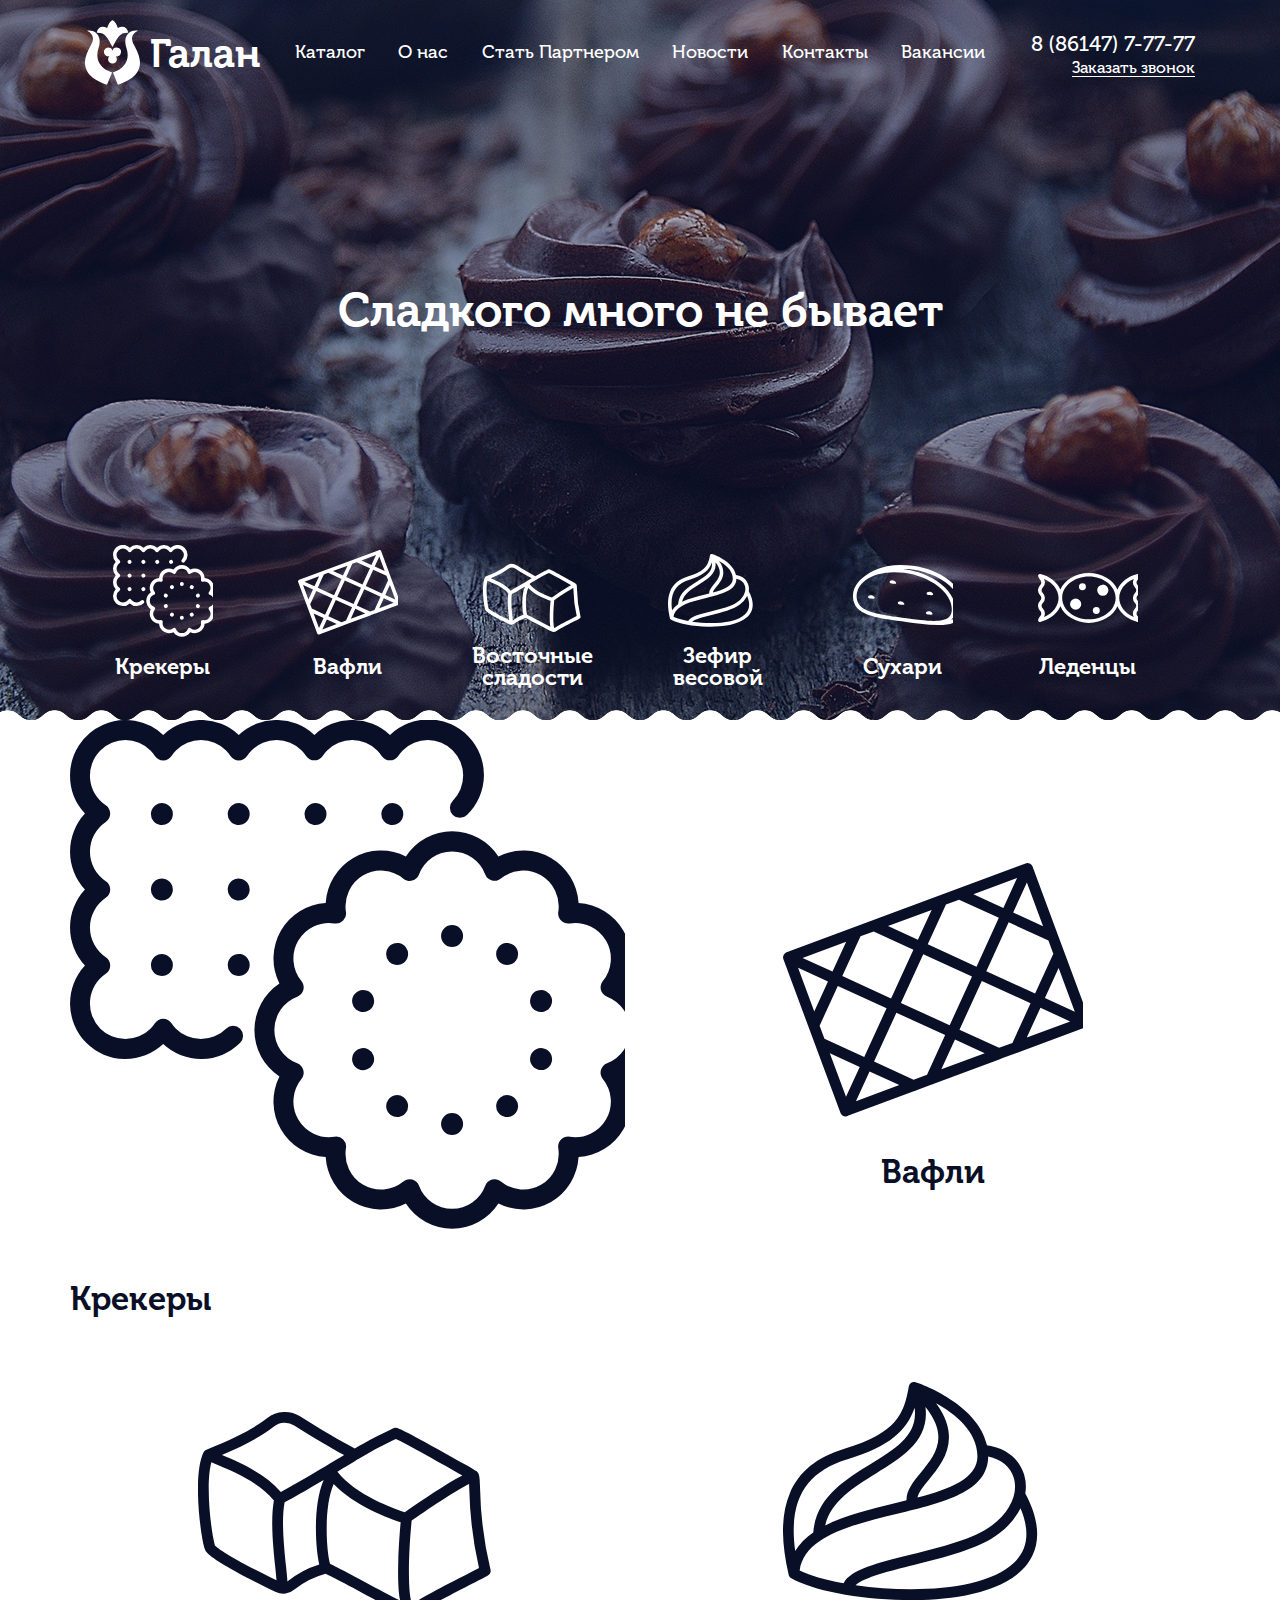
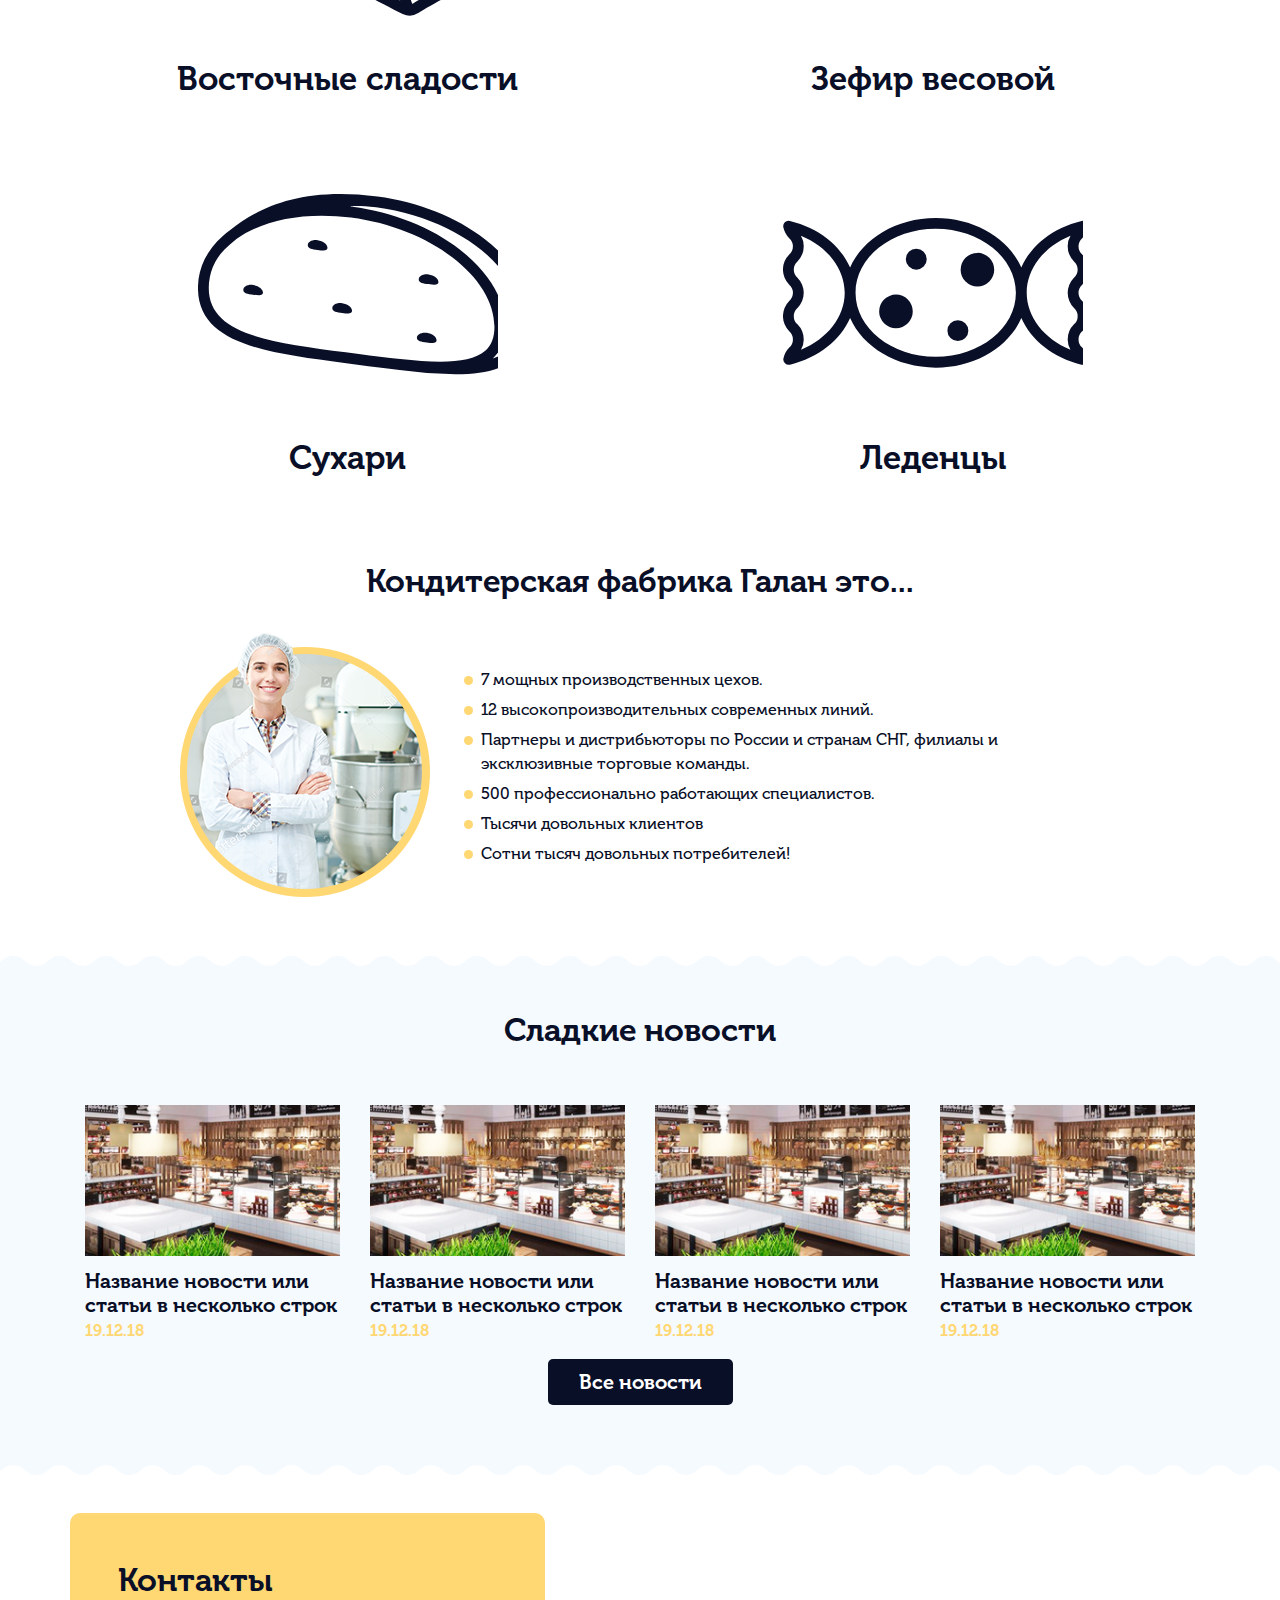
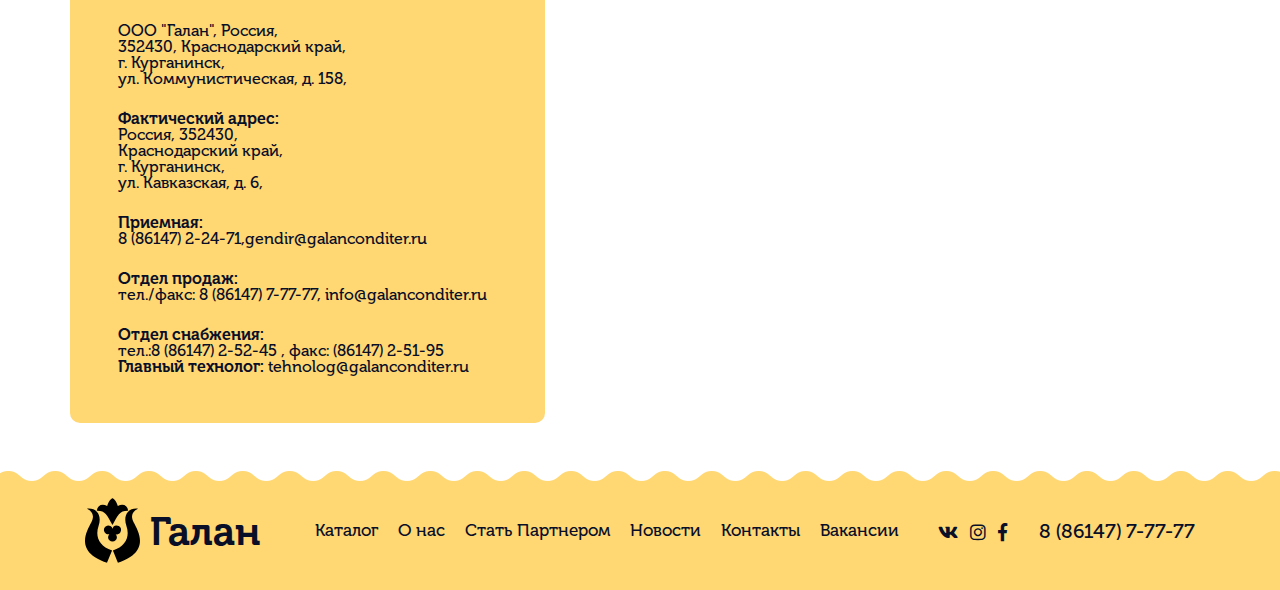
<file: index.html>
<!DOCTYPE html>
<html lang="en">
<head>
    <meta charset="utf-8">
	<meta http-equiv="X-UA-Compatible" content="IE=edge">
	<meta name="viewport" content="width=device-width, initial-scale=1, shrink-to-fit=no">
	<meta name="description" content="">
    <meta name="author" content="">
    <title>Галан</title>
	<!-- Bootstrap core CSS -->
    <link href="css/bootstrap.min.css" rel="stylesheet">
	<!-- Font Awesome -->
	<link href="css/font-awesome/css/fontawesome-all.css" rel="stylesheet">
	<!-- Custom styles for this template -->
    <link href="css/main.css" rel="stylesheet">
	   <!-- Just for debugging purposes. Don't actually copy this line! -->
    <!--[if lt IE 9]><script src="../../assets/js/ie8-responsive-file-warning.js"></script><![endif]-->
    <!-- HTML5 shim and Respond.js IE8 support of HTML5 elements and media queries -->
    <!--[if lt IE 9]>
      <script src="https://oss.maxcdn.com/libs/html5shiv/3.7.0/html5shiv.js"></script>
      <script src="https://oss.maxcdn.com/libs/respond.js/1.4.2/respond.min.js"></script>
    <![endif]-->
</head>
<body>

<header>
	<svg class="d-none" xmlns="http://www.w3.org/2000/svg"  width="0"  viewBox="0 0 114.469 99.656">
		<defs>
			<filter id="f2" x="0" y="0" width="200%" height="200%">
				<feOffset result="offOut" in="SourceGraphic" dx="1" dy="0" />
				<feGaussianBlur result="blurOut" in="offOut" stdDeviation="6" />
				<feBlend in="SourceGraphic" in2="blurOut" mode="normal" />
			</filter>
			<path id="Icon"	 class="cls-1" d="M491.92,533.556a1.967,1.967,0,0,0-2.756.439,1.989,1.989,0,0,0,.436,2.77,1.969,1.969,0,0,0,2.757-.439A1.99,1.99,0,0,0,491.92,533.556Zm4.354,8.188a1.982,1.982,0,1,0,2.487,1.273A1.984,1.984,0,0,0,496.274,541.744Zm1.219,10.468a1.982,1.982,0,1,0,1.268,2.5A1.972,1.972,0,0,0,497.493,552.212Zm-7.893,8.751a1.987,1.987,0,0,0-.436,2.769,1.966,1.966,0,0,0,2.756.439,1.99,1.99,0,0,0,.437-2.77A1.968,1.968,0,0,0,489.6,560.963Zm-8.748,2.856a1.983,1.983,0,1,0,1.973,1.983A1.979,1.979,0,0,0,480.852,563.819Zm-8.749-2.856a1.966,1.966,0,0,0-2.756.438,1.989,1.989,0,0,0,.437,2.77,1.967,1.967,0,0,0,2.756-.439A1.988,1.988,0,0,0,472.1,560.963Zm-7.893-8.751a1.982,1.982,0,1,0,2.487,1.273A1.985,1.985,0,0,0,464.21,552.212Zm1.22-10.468a1.982,1.982,0,1,0,1.267,2.5A1.971,1.971,0,0,0,465.43,541.744Zm4.354-8.188a1.989,1.989,0,0,0-.437,2.77,1.968,1.968,0,0,0,2.756.439,1.989,1.989,0,0,0,.437-2.77A1.968,1.968,0,0,0,469.784,533.556Zm11.068-3.613a1.983,1.983,0,1,0,1.973,1.983A1.979,1.979,0,0,0,480.852,529.943Zm35.625,18.921a10.1,10.1,0,0,0-4.5-8.38,10.025,10.025,0,0,0-8.342-14.514,10.116,10.116,0,0,0-4.967-8.11,10,10,0,0,0-9.475-.27,9.942,9.942,0,0,0-16.676,0,9.992,9.992,0,0,0-9.478.268,10.108,10.108,0,0,0-4.971,8.109,10.025,10.025,0,0,0-8.337,14.513,10.051,10.051,0,0,0,0,16.76,10.025,10.025,0,0,0,8.337,14.513,10.114,10.114,0,0,0,4.973,8.111,9.993,9.993,0,0,0,9.476.266,9.942,9.942,0,0,0,16.676,0,10.01,10.01,0,0,0,9.479-.272,10.115,10.115,0,0,0,4.963-8.109,10.022,10.022,0,0,0,8.339-14.517A10.083,10.083,0,0,0,516.477,548.864Zm-7.714,5.993a1.809,1.809,0,0,0-.756,2.835,6.413,6.413,0,0,1-5.967,10.391,1.8,1.8,0,0,0-2.062,2.073,6.469,6.469,0,0,1-3.107,6.586,6.4,6.4,0,0,1-7.234-.587,1.792,1.792,0,0,0-2.816.76,6.371,6.371,0,0,1-11.937-.007,1.791,1.791,0,0,0-2.818-.757,6.387,6.387,0,0,1-7.229.592,6.464,6.464,0,0,1-3.115-6.587,1.812,1.812,0,0,0-.5-1.567,1.792,1.792,0,0,0-1.56-.506,6.413,6.413,0,0,1-5.966-10.387,1.809,1.809,0,0,0-.755-2.832,6.429,6.429,0,0,1,0-12,1.809,1.809,0,0,0,.755-2.832,6.414,6.414,0,0,1,5.966-10.388,1.784,1.784,0,0,0,1.559-.5,1.812,1.812,0,0,0,.5-1.568,6.461,6.461,0,0,1,3.113-6.585,6.386,6.386,0,0,1,7.231.59,1.791,1.791,0,0,0,2.818-.758,6.371,6.371,0,0,1,11.937-.006,1.791,1.791,0,0,0,2.816.759,6.394,6.394,0,0,1,7.23-.588,6.47,6.47,0,0,1,3.111,6.588,1.8,1.8,0,0,0,2.062,2.072,6.414,6.414,0,0,1,5.972,10.388,1.809,1.809,0,0,0,.753,2.832A6.423,6.423,0,0,1,508.763,554.857ZM453.741,498.48a6.469,6.469,0,0,1,.8.984,1.791,1.791,0,0,0,2.988,0,6.53,6.53,0,0,1,.8-0.984,6.372,6.372,0,0,1,9.03,0,6.53,6.53,0,0,1,.8.984,1.791,1.791,0,0,0,2.988,0,6.469,6.469,0,0,1,.8-0.984,6.372,6.372,0,0,1,9.03,0,6.446,6.446,0,0,1,0,9.073,1.811,1.811,0,0,0,0,2.553,1.79,1.79,0,0,0,2.539,0,10,10,0,0,0-13.864-14.416,9.954,9.954,0,0,0-13.62,0,9.955,9.955,0,0,0-13.619,0,9.944,9.944,0,0,0-13.62,0,9.978,9.978,0,0,0-16.787,7.327,9.984,9.984,0,0,0,2.686,6.843,10.059,10.059,0,0,0,0,13.685,10.059,10.059,0,0,0,0,13.685,10.071,10.071,0,0,0,.237,13.931,9.955,9.955,0,0,0,13.864.238,9.954,9.954,0,0,0,13.864-.238,1.81,1.81,0,0,0,0-2.552,1.79,1.79,0,0,0-2.54,0,6.373,6.373,0,0,1-9.03,0,6.56,6.56,0,0,1-.8-0.983,1.79,1.79,0,0,0-2.988,0,6.5,6.5,0,0,1-.8.983,6.371,6.371,0,0,1-9.029,0,6.425,6.425,0,0,1,.978-9.878,1.81,1.81,0,0,0,0-3,6.425,6.425,0,0,1,0-10.682,1.81,1.81,0,0,0,0-3,6.422,6.422,0,0,1,0-10.682,1.81,1.81,0,0,0,0-3,6.425,6.425,0,0,1-.978-9.878,6.363,6.363,0,0,1,9.029,0,6.53,6.53,0,0,1,.8.984,1.791,1.791,0,0,0,2.988,0,6.469,6.469,0,0,1,.8-0.984,6.371,6.371,0,0,1,9.029,0,6.464,6.464,0,0,1,.8.984,1.791,1.791,0,0,0,2.988,0,6.48,6.48,0,0,1,.8-0.984A6.371,6.371,0,0,1,453.741,498.48Zm-23.587,10.3a1.967,1.967,0,0,0-2.756-.439,1.989,1.989,0,0,0-.436,2.77,1.967,1.967,0,0,0,2.756.439A1.989,1.989,0,0,0,430.154,508.78Zm11.083-.439a1.989,1.989,0,0,0-.436,2.77,1.967,1.967,0,0,0,2.756.439,1.99,1.99,0,0,0,.437-2.77A1.969,1.969,0,0,0,441.237,508.341Zm-11.083,14.038a1.967,1.967,0,0,0-2.756-.439,1.989,1.989,0,0,0-.436,2.77,1.966,1.966,0,0,0,2.756.439A1.989,1.989,0,0,0,430.154,522.379Zm11.083-.439a1.989,1.989,0,0,0-.436,2.77,1.966,1.966,0,0,0,2.756.439,1.99,1.99,0,0,0,.437-2.77A1.969,1.969,0,0,0,441.237,521.94ZM427.4,535.54a1.987,1.987,0,0,0-.436,2.769,1.966,1.966,0,0,0,2.756.439,1.989,1.989,0,0,0,.436-2.77A1.966,1.966,0,0,0,427.4,535.54Zm13.839,0a1.987,1.987,0,0,0-.436,2.769,1.966,1.966,0,0,0,2.756.439,1.99,1.99,0,0,0,.437-2.77A1.968,1.968,0,0,0,441.237,535.54Zm13.839-27.2a1.99,1.99,0,0,0-.436,2.77,1.967,1.967,0,0,0,2.756.439,1.99,1.99,0,0,0,.437-2.77A1.969,1.969,0,0,0,455.076,508.341Zm13.839,0a1.99,1.99,0,0,0-.436,2.77,1.968,1.968,0,0,0,2.756.439,1.989,1.989,0,0,0,.437-2.77A1.969,1.969,0,0,0,468.915,508.341Z" transform="translate(-412 -493)"/>
			<path id="Icon2" class="cls-1" d="M709.218,549.214a1.793,1.793,0,0,0,.04-1.4c0-.006,0-0.012,0-0.017l-8.417-22.653s0-.009,0-0.013l-2.142-5.766a0.049,0.049,0,0,1,0-.011l-8.429-22.683a1.794,1.794,0,0,0-.161-0.333c-0.021-.033-0.047-0.06-0.069-0.092a1.846,1.846,0,0,0-.144-0.186,1.61,1.61,0,0,0-.131-0.117c-0.044-.039-0.083-0.08-0.131-0.115a1.834,1.834,0,0,0-.29-0.17,0.14,0.14,0,0,0-.017-0.009c-0.01-.005-0.02-0.006-0.03-0.011a1.728,1.728,0,0,0-.3-0.1,1.678,1.678,0,0,0-.171-0.025c-0.059-.008-0.118-0.02-0.178-0.023a1.843,1.843,0,0,0-.2.011c-0.052,0-.1,0-0.155.011a1.806,1.806,0,0,0-.321.084l-0.022,0-79.653,29.655a1.839,1.839,0,0,0-.321.158,1.431,1.431,0,0,0-.124.093,1.642,1.642,0,0,0-.155.12,1.621,1.621,0,0,0-.13.145c-0.035.04-.072,0.075-0.1,0.118a1.826,1.826,0,0,0-.192.342,1.887,1.887,0,0,0-.1.282c-0.008.03-.009,0.062-0.015,0.093a1.932,1.932,0,0,0-.034.237c0,0.039,0,.078,0,0.118a1.57,1.57,0,0,0,.012.217c0,0.041.015,0.082,0.023,0.123a1.822,1.822,0,0,0,.056.214c0.006,0.019.008,0.039,0.015,0.059l19,51.138c0.01,0.027.025,0.051,0.036,0.077a1.787,1.787,0,0,0,.639.815,1.8,1.8,0,0,0,2,.037l21.993-8.188a1.793,1.793,0,0,0,.707-0.263l5.072-1.888a1.816,1.816,0,0,0,.706-0.263l21.994-8.189a1.814,1.814,0,0,0,.706-0.262l5.071-1.888a1.82,1.82,0,0,0,.707-0.263l21.993-8.189A1.8,1.8,0,0,0,709.218,549.214Zm-20.863,4.439,4.545-9.924,9.918,4.54Zm-28.477,10.6,4.544-9.924,9.919,4.54Zm-28.478,10.6,4.545-9.923,9.918,4.539Zm-12.107-25.144,6.071-13.257,16.252,7.438-7.447,16.261-13.249-6.063Zm8.865-28.014-4.57,9.978-9.973-4.564Zm28.477-10.6-4.569,9.978-9.973-4.564Zm28.478-10.6-4.57,9.978-9.973-4.564Zm12.083,25.2-6.072,13.257-16.252-7.438,7.447-16.261,13.25,6.064Zm1.775,4.778,5.4,14.543-9.973-4.564Zm-15.151-18.5L688.39,502l5.4,14.542Zm-18.028-4.285,13.25,6.064L671.6,530.013l-16.252-7.438,6.071-13.257Zm4.3,25.6-7.447,16.261L646.4,542.115l7.446-16.261Zm-32.78-15,13.25,6.064-7.446,16.261-16.253-7.438,6.071-13.257Zm-15.227,16.666-4.57,9.978-5.4-14.542Zm10.581,28.478-4.569,9.978-5.4-14.542Zm17.973,4.26-13.195-6.039,7.447-16.261,16.252,7.438-6.045,13.2Zm28.478-10.6-13.2-6.039,7.447-16.261,16.252,7.438-6.046,13.2Z" transform="translate(-607.094 -490.469)"/>
			<path id="Icon3" class="cls-1" d="M908.069,557.043a1.877,1.877,0,0,0-.054-0.185,125.008,125.008,0,0,1-3.421-26.7c-0.055-1.446-.1-2.587-0.172-3.4-0.06-.672-0.21-2.315-1.486-2.724-0.7-.459-1.823-1.1-3.619-2.129-2.6-1.489-5.751-3.267-8.639-4.878-13.03-7.269-13.668-7.269-14.285-7.269a1.792,1.792,0,0,0-1.034.326c-0.213.11-.7,0.345-1.17,0.575-2.44,1.185-7.334,3.564-11.363,6.029-5.007-2.608-10.994-6.121-18.262-10.713a9.486,9.486,0,0,0-10.9.583c-4.288,3.362-10.737,6.707-20.3,10.527a1.806,1.806,0,0,0-.949.878c-3.453,7.017-1.364,25.706.252,31.8a3.976,3.976,0,0,0,1.009,1.783c2.547,2.571,10.228,6.93,22.83,12.957a5.744,5.744,0,0,0,6.315-.847,28.228,28.228,0,0,1,10.261-5.177c1.38,0.534,7.063,3.581,11.673,6.051,5.242,2.81,10.663,5.716,14.021,7.316a5.481,5.481,0,0,0,5.345-.367c4.332-2.852,13.41-7.462,18.834-10.217,1.259-.639,2.311-1.174,3.046-1.555C907.348,559,908.407,558.454,908.069,557.043ZM875.763,513.9c0.276-.134.532-0.258,0.764-0.377,3.088,1.406,16.369,8.811,22.147,12.148-5.1,2.589-13.488,8.268-19.2,12.265-3.383-1.108-16.436-5.771-22.432-13.5,1.459-.875,2.639-1.589,3.4-2.048,1.039-.629,1.894-1.151,2.489-1.517,0.319-.2.606-0.375,0.855-0.554,0.031-.017.064-0.025,0.093-0.043A128.606,128.606,0,0,1,875.763,513.9Zm-39.874-4.506a5.879,5.879,0,0,1,6.751-.373c6.473,4.091,11.942,7.329,16.639,9.86-5.209,3.163-16.726,10.049-21.1,12.3-5.293-6.217-13.935-9.88-19.221-12.12l-0.454-.192C826.349,515.54,831.934,512.493,835.889,509.392ZM816.241,549a0.388,0.388,0,0,1-.085-0.168c-1.418-5.35-3.077-20.515-1.134-27.546,0.71,0.325,1.556.684,2.528,1.1,5.144,2.18,13.659,5.8,18.316,11.685-1.2,6.473-.207,15.951.459,22.295,0.156,1.489.325,3.1,0.407,4.24C821.782,553.39,817.474,550.244,816.241,549Zm24.193,11.953c-0.021.019-.046,0.033-0.068,0.051-0.05-1.094-.209-2.658-0.457-5.019-0.649-6.188-1.619-15.467-.474-21.4,2.237-1.123,6.6-3.6,13.01-7.4-3.6,8.388-2.769,22.378-1.475,28.143A31.062,31.062,0,0,0,840.434,560.953Zm14.177-5.747c-1.2-3.887-2.263-18.875,1.178-26.7,6.911,7.29,18.586,11.551,22.319,12.779-0.208,2.323-.642,7.639-0.792,13.052-0.179,6.493.094,10.521,0.625,13.067-3.2-1.622-7.393-3.868-11.479-6.058C859.045,557.369,856.053,555.808,854.611,555.206Zm46.719,2.833c-5.491,2.789-14.682,7.458-19.184,10.421-0.023.015-.049,0.021-0.073,0.036-1.629-2.068-1.476-15.825-.295-27.773,7.408-5.167,15.532-10.424,19.143-12.2,0.025,0.554.048,1.165,0.071,1.771a130.055,130.055,0,0,0,3.237,26.272C903.477,556.949,902.421,557.485,901.33,558.039Z" transform="translate(-810.563 -485.531)"/>
			<path id="Icon4" class="cls-1" d="M1096.68,539.214a14.024,14.024,0,0,0-.38-6.215c-1.59-5.356-6.17-8.958-12.39-9.832-3.02-14-22.82-20.733-23.73-21.035-0.02-.007-0.04-0.007-0.06-0.014a1.7,1.7,0,0,0-.25-0.052c-0.03,0-.07-0.012-0.1-0.015a1.86,1.86,0,0,0-.35,0h0a1.647,1.647,0,0,0-.34.076,0.878,0.878,0,0,0-.1.035,1.517,1.517,0,0,0-.23.108c-0.02.01-.04,0.015-0.06,0.025s-0.03.026-.04,0.036c-0.03.017-.06,0.03-0.09,0.049s-0.08.069-.12,0.1a0.645,0.645,0,0,1-.08.07,1.766,1.766,0,0,0-.39.575,0.415,0.415,0,0,1-.04.1,2.037,2.037,0,0,0-.07.246c0,0.02-.01.038-0.01,0.059-1.59,9.1-3.94,15.47-21.48,20.8-9.22,2.8-15.17,7.661-18.2,14.861-2.89,6.865-3.01,15.74-.37,27.133,0,0.008.01,0.015,0.01,0.023l0.03,0.114c0.03,0.068.05,0.135,0.08,0.2a0.529,0.529,0,0,0,.05.109c0.04,0.06.07,0.119,0.11,0.175a0.617,0.617,0,0,0,.08.1,1.257,1.257,0,0,0,.14.153l0.09,0.084c0.06,0.054.13,0.1,0.19,0.145,0.02,0.013.04,0.029,0.06,0.041a0.147,0.147,0,0,0,.04.02s0,0,.01.007c6.82,3.982,22.13,6.963,37.27,7.252,0.76,0.014,1.55.022,2.38,0.022,11.01,0,28.38-1.471,37.14-9.932C1099.97,560.5,1103.82,552.538,1096.68,539.214Zm-3.83-5.191c1.54,5.186-1.23,11.235-7.22,15.785-6.07,4.613-17.17,7.352-26.97,9.768-11.13,2.743-20.17,4.976-22.57,9.568-6.19-1.12-11.39-2.616-14.63-4.243,1.6-11.418,17.32-15.232,32.53-18.925,15.55-3.772,30.23-7.337,30.32-19.089C1088.63,527.757,1091.76,530.33,1092.85,534.023Zm-29.45-23.641c8.08,10.062,3.17,16.067-1.59,21.9-2.52,3.072-4.9,6-4.71,9.229-1.31.324-2.62,0.644-3.95,0.966-7.99,1.938-16.49,4-23.17,7.4,1.91-8.125,9.52-12.8,16.91-17.336C1055.73,527.116,1064.82,521.541,1063.4,510.382Zm17.32,16.4c0,7.362-8.96,10.877-19.97,13.795,0.3-1.6,1.76-3.469,3.84-6.014,4.54-5.563,11.07-13.544,2.35-25.414C1073.13,512.607,1080.72,518.524,1080.72,526.783Zm-43.31.994c14.1-4.283,19.67-9.459,22.37-17.152,1.21,9.033-6.01,13.47-14.77,18.842-8.52,5.231-18.16,11.146-19.01,22.76a20.129,20.129,0,0,0-6.02,6.184C1017.7,541.649,1023.24,532.082,1037.41,527.777Zm55.58,34.469c-9.85,9.516-34.5,10.215-52.9,7.547,2.92-2.648,11.6-4.792,19.43-6.721,10.13-2.5,21.62-5.332,28.28-10.395a24.429,24.429,0,0,0,7.27-8.512C1098.27,551.742,1097.58,557.814,1092.99,562.246Z" transform="translate(-1015.91 -493.063)"/>
			<path id="Icon5" class="cls-1" d="M1223.58,543.022c-1.81-.237-3.28.514-3.28,1.679s1.47,1.323,3.28,1.561,3.28,0.461,3.28-.7S1225.39,543.259,1223.58,543.022Zm21.49-14.933c-1.81-.238-3.28.514-3.28,1.678s1.47,1.324,3.28,1.561,3.28,0.462,3.28-.7S1246.88,528.326,1245.07,528.089Zm8.19,21.006c-1.82-.237-3.29.514-3.29,1.678s1.47,1.324,3.29,1.561,3.28,0.462,3.28-.7S1255.07,549.332,1253.26,549.1Zm28.8-6.375c1.81,0.237,3.28.462,3.28-.7s-1.47-2.3-3.28-2.537-3.29.514-3.29,1.678S1280.24,542.483,1282.06,542.72Zm-0.62,19.459c1.81,0.237,3.28.462,3.28-.7s-1.47-2.3-3.28-2.538-3.29.515-3.29,1.679S1279.62,561.942,1281.44,562.179Zm19.38-34.416c-9.58-7.4-22.29-12.452-35.8-14.219-25.2-3.3-39.6,3.543-49.19,11.264a29.845,29.845,0,0,0-2.36,1.871c-5.43,4.77-8.29,10.767-8.29,17.343,0,18.635,22.62,21.581,48.81,24.993l4.34,0.567c4.95,0.65,9.64,1.265,14.04,1.736a147.906,147.906,0,0,0,18.61,1.442c9.57,0,15.66-1.69,19.66-5.2,3.6-3.173,5.36-7.768,5.36-14.047C1316,544.468,1310.61,535.323,1300.82,527.763Zm-46.37,37.677c-25.52-3.324-45.67-5.95-45.67-21.418a18.665,18.665,0,0,1,5.24-12.849c1.23-1.16,2.55-2.333,3.98-3.486,7-5.05,17.07-7.784,28.4-7.784a75.437,75.437,0,0,1,9.76.647c26.38,3.449,47.85,19.775,47.85,36.393,0,3.579-1.01,6.2-3.07,8.017-4.88,4.282-15.35,4.147-28.32,2.756a0.235,0.235,0,0,1-.04,0h-0.01c-4.35-.467-8.98-1.074-13.78-1.7Zm53.81-.591a14.216,14.216,0,0,1-4.81,2.682c2.75-2.5,4.16-6.056,4.16-10.588,0-9.045-5.39-18.189-15.18-25.749-9.58-7.4-22.3-12.453-35.8-14.219-2.35-.306,2.44-0.572,7.92.144,26.38,3.45,47.85,19.775,47.85,36.393C1312.4,558.693,1311.04,562.4,1308.26,564.849Z" transform="translate(-1205.19 -492.688)"/>
			<path id="Icon6" class="cls-1" d="M1511.2,553.181a7.139,7.139,0,0,0-2.08-5.042,3.633,3.633,0,0,1-.01-5.441,7.135,7.135,0,0,0,0-10.091,3.6,3.6,0,0,1,0-5.4,7.518,7.518,0,0,0,1.97-3.664,1.812,1.812,0,0,0-.53-1.635,1.791,1.791,0,0,0-1.65-.45c-9.47,2.233-16.84,8.148-20.08,15.518-4.21-9.617-15.41-16.512-28.53-16.512s-24.33,6.9-28.54,16.512c-3.24-7.37-10.6-13.285-20.07-15.518a1.805,1.805,0,0,0-2.19,2.085,7.518,7.518,0,0,0,1.97,3.664,3.584,3.584,0,0,1,0,5.4,7.135,7.135,0,0,0,0,10.091,3.614,3.614,0,0,1-.01,5.441,7.141,7.141,0,0,0,.01,10.086,3.6,3.6,0,0,1,.01,5.412,7.519,7.519,0,0,0-1.95,3.632,1.783,1.783,0,0,0,.52,1.637,1.819,1.819,0,0,0,1.67.449c9.45-2.251,16.8-8.167,20.04-15.523,4.21,9.621,15.41,16.519,28.54,16.519s24.33-6.9,28.54-16.519c3.24,7.356,10.59,13.272,20.04,15.523a1.824,1.824,0,0,0,.42.049,1.805,1.805,0,0,0,1.77-2.135,7.519,7.519,0,0,0-1.95-3.632,3.611,3.611,0,0,1,0-5.412A7.1,7.1,0,0,0,1511.2,553.181Zm-95.82,11.225a6.611,6.611,0,0,0,.91-3.473,7.141,7.141,0,0,0-2.09-5.045,3.6,3.6,0,0,1,0-5.416,7.161,7.161,0,0,0,0-10.112,3.595,3.595,0,0,1,0-5.415,7.141,7.141,0,0,0,2.09-5.045,6.614,6.614,0,0,0-.94-3.51c8.79,3.585,14.6,10.937,14.6,19.015C1429.95,553.458,1424.15,560.8,1415.38,564.406Zm44.91,2.346c-14.74,0-26.73-9.576-26.73-21.347s11.99-21.347,26.73-21.347,26.72,9.576,26.72,21.347S1475.02,566.752,1460.29,566.752Zm46.09-16.28a3.615,3.615,0,0,1,0,5.416,7.1,7.1,0,0,0-2.1,5.045,6.608,6.608,0,0,0,.92,3.473c-8.77-3.6-14.58-10.948-14.58-19,0-8.078,5.82-15.43,14.6-19.015a6.614,6.614,0,0,0-.94,3.51,7.1,7.1,0,0,0,2.1,5.045,3.6,3.6,0,0,1-.01,5.415A7.148,7.148,0,0,0,1506.38,550.472Zm-32.2-18.378a5.6,5.6,0,1,0,5.61,5.595A5.6,5.6,0,0,0,1474.18,532.094ZM1447.02,546a5.6,5.6,0,1,0,5.61,5.6A5.6,5.6,0,0,0,1447.02,546Zm6.77-15.29a3.489,3.489,0,1,0,3.5,3.489A3.488,3.488,0,0,0,1453.79,530.712Zm13.87,23.815a3.489,3.489,0,1,0,3.5,3.489A3.495,3.495,0,0,0,1467.66,554.527Z" transform="translate(-1409.38 -492.469)"/>
			<path id="Logo"  class="cls-1" d="M407.026,57.25a4.311,4.311,0,0,0-1.243-3.032,4.359,4.359,0,1,0-3.176-5.558,4.4,4.4,0,1,0-3.175,5.558,4.312,4.312,0,0,0-1.244,3.032A4.419,4.419,0,0,0,407.026,57.25Zm16.9-14.9c-5.582-10.259,4.368-13.807,4.368-13.807-10.44-1.1-15.221,7.375-11.693,17.481S416.406,66,402.994,70.673c0,0,5.194,12.25,5.039,12.326C440.207,72.281,429.508,52.605,423.926,42.346Zm-21.32,2.679c5.5-10.336,7.133-14.7,15.816-14.47-1.008-5.665-5.427-7.35-10.466-4.747-1.628-6.2-5.35-7.809-5.35-7.809s-3.721,1.608-5.349,7.809c-5.039-2.6-9.458-.919-10.466,4.747C395.474,30.326,397.1,34.69,402.606,45.026Zm-13.994,1c3.528-10.106-1.253-18.579-11.693-17.481,0,0,9.949,3.547,4.367,13.807S365.006,72.281,397.18,83c-0.155-.077,5.039-12.326,5.039-12.326C388.807,66,385.084,56.127,388.612,46.021Z" transform="translate(-375 -18)"/>
			<path id="Phone" class="cls-1" d="M296.045,33.9a2.626,2.626,0,0,0-1.9-.868,2.716,2.716,0,0,0-1.924.863l-1.778,1.764c-0.146-.078-0.292-0.151-0.433-0.224-0.2-.1-0.394-0.2-0.557-0.3a19.307,19.307,0,0,1-4.63-4.2,11.343,11.343,0,0,1-1.518-2.386c0.461-.42.888-0.857,1.305-1.277,0.157-.157.315-0.319,0.472-0.476a2.561,2.561,0,0,0,0-3.876L283.545,21.4c-0.174-.174-0.354-0.353-0.523-0.532-0.337-.347-0.692-0.706-1.057-1.042A2.67,2.67,0,0,0,280.08,19a2.759,2.759,0,0,0-1.912.823l-0.012.011-1.913,1.921a4.088,4.088,0,0,0-1.22,2.6,9.783,9.783,0,0,0,.72,4.156,24.1,24.1,0,0,0,4.3,7.146,26.455,26.455,0,0,0,8.816,6.872,13.772,13.772,0,0,0,4.95,1.456c0.118,0.006.242,0.011,0.355,0.011a4.246,4.246,0,0,0,3.245-1.389c0.006-.011.017-0.017,0.023-0.028a12.729,12.729,0,0,1,.985-1.014c0.241-.23.489-0.47,0.731-0.723A2.787,2.787,0,0,0,300,38.909a2.687,2.687,0,0,0-.866-1.921Zm2.014,5.9c-0.005,0-.005.006,0,0-0.219.236-.444,0.448-0.686,0.684a14.734,14.734,0,0,0-1.086,1.12,2.716,2.716,0,0,1-2.115.89c-0.084,0-.174,0-0.259-0.005a12.249,12.249,0,0,1-4.388-1.31,24.972,24.972,0,0,1-8.3-6.474,22.711,22.711,0,0,1-4.05-6.715,7.957,7.957,0,0,1-.63-3.506,2.564,2.564,0,0,1,.776-1.664l1.918-1.91a1.282,1.282,0,0,1,.855-0.4,1.206,1.206,0,0,1,.822.392l0.017,0.017c0.343,0.319.669,0.65,1.012,1,0.175,0.179.355,0.358,0.535,0.543L284.012,24a1.065,1.065,0,0,1,0,1.736c-0.163.162-.32,0.325-0.483,0.481-0.473.482-.923,0.93-1.412,1.366a0.139,0.139,0,0,0-.029.028,1.14,1.14,0,0,0-.292,1.271l0.017,0.051a12.257,12.257,0,0,0,1.817,2.951l0,0.006a20.621,20.621,0,0,0,5,4.525,7.617,7.617,0,0,0,.692.375c0.2,0.1.394,0.2,0.557,0.3,0.022,0.011.045,0.028,0.067,0.039a1.231,1.231,0,0,0,.557.14,1.2,1.2,0,0,0,.855-0.386l1.924-1.915a1.275,1.275,0,0,1,.85-0.42,1.147,1.147,0,0,1,.81.409l3.111,3.1a1.1,1.1,0,0,1,.005,1.753h0Zm0,0" transform="translate(-275 -19)"/>
		</defs>

	</svg>
	<div class="container">
		<div class="row">
			<div class="col-12 pt-3 mt-1 d-md-block d-none">
				<div class="row">
					<div class="col-lg-2 col-md-2 svg_heading">
						<a class="home_link" href="#"></a>
						<div class="row d-flex justify-content-center justify-content-lg-between align-items-center ml-0">
								<svg width="55" height="65" viewbox="0 0 55.219 65">
									<use xlink:href="#Logo"></use>
								</svg>
						<p class="m-0 name">Галан</p>
						</div>
					</div>
					<div class="col-lg-8 col-md-8 d-flex align-items-center">
						<ul class="nav_top d-flex justify-content-between m-0">
							<li class="nav-item active">
								<a class="nav-link" href="#">Каталог</a>
							</li>
							<li class="nav-item">
								<a class="nav-link" href="#">О нас</a>
							</li>
							<li class="nav-item">
								<a class="nav-link" href="#">Стать Партнером</a>
							</li>
							<li class="nav-item">
								<a class="nav-link" href="#">Новости</a>
							</li>
							<li class="nav-item">
								<a class="nav-link" href="#">Контакты</a>
							</li>
							<li class="nav-item">
								<a class="nav-link" href="#">Вакансии</a>
							</li>
						</ul>
					</div>
					<div class="col-lg-2 col-md-2 d-flex flex-column align-items-end pl-0 justify-content-center">
						<a class="feedback" href="tel:8(86147)7-77-77">8 (86147) 7-77-77</a>
						<a class="btn btn-header p-0" data-toggle="modal" data-target="#back_call">Заказать
							звонок</a>
					</div>
				</div>
			</div>
			<div class="col-12 head_center_text d-flex justify-content-center align-items-center">
				<h2>Сладкого много не бывает</h2>
			</div>
			<div class="col-12 d-md-flex bottom_list d-none">
				<div class="row align-items-center icons--wood">
					<div class="col-lg-2 col-md-2 d-flex flex-column align-items-center justify-content-center icon">
						<a  class="home_link" href=""></a>
						<div class="image_block d-flex">
							<svg width="100%" viewbox="0 0 100 100">
								<use xlink:href="#Icon"></use>
							</svg>
						</div>
						<p class="m-0 name_product d-flex align-items-center">Крекеры</p>
					</div>
					<div class="col-lg-2 col-md-2 d-flex flex-column align-items-center justify-content-center icon">
						<a  class="home_link" href=""></a>
						<div class="image_block d-flex">
							<svg width="100%" viewbox="0 0 100 100">
								<use xlink:href="#Icon2"></use>
							</svg>
						</div>
						<p class="m-0 name_product d-flex align-items-center">Вафли</p>
					</div>
					<div class="col-lg-2 col-md-2 d-flex flex-column align-items-center justify-content-center icon">
						<a  class="home_link" href=""></a>
						<div class="image_block d-flex">
							<svg width="100%" viewbox="0 0 100 100">
								<use xlink:href="#Icon3"></use>
							</svg>
						</div>
						<p class="m-0 name_product d-flex align-items-center">Восточные
							сладости</p>
					</div>
					<div class="col-lg-2 col-md-2 d-flex flex-column align-items-center justify-content-center icon">
						<a  class="home_link" href=""></a>
						<div class="image_block d-flex">
							<svg width="100%" viewbox="0 0 100 100">
								<use xlink:href="#Icon4"></use>
							</svg>
						</div>
						<p class="m-0 name_product d-flex align-items-center">Зефир
							весовой</p>
					</div>
					<div class="col-lg-2 col-md-2 d-flex flex-column align-items-center justify-content-center icon">
						<a  class="home_link" href=""></a>
						<div class="image_block d-flex">
							<svg width="100%" viewbox="0 0 100 100">
								<use xlink:href="#Icon5"></use>
							</svg>
						</div>
						<p class="m-0 name_product d-flex align-items-center">Сухари</p>
					</div>
					<div class="col-lg-2 col-md-2 d-flex flex-column align-items-center justify-content-center icon">
						<a  class="home_link" href=""></a>
						<div class="image_block d-flex">
							<svg width="100%" viewbox="0 0 100 100">
								<use xlink:href="#Icon6"></use>
							</svg>
						</div>
						<p class="m-0 name_product d-flex align-items-center">Леденцы</p>
					</div>
				</div>
			</div>
		</div>
	</div>
</header>
<section class="fly_mobile_menu d-flex d-md-none align-items-center">
<div class="container">
	<div class="row">
		<div class="col-2 d-flex align-items-center">
			<button type="button" class="navbar-galan" data-toggle="modal" data-target="#exampleModal">
				<span class="icon-bar"></span>
				<span class="icon-bar"></span>
				<span class="icon-bar"></span>
			</button>
		</div>
		<div class="col-8 d-flex justify-content-center align-items-end">
			<a class="home_link" href="#"></a>
			<div class="row d-flex justify-content-between align-items-end ml-0 color_logo_mobile">
				<svg width="30" height="35" viewBox="0 0 55.219 65">
					<use xlink:href="#Logo"></use>
				</svg>
				<p class="m-0 name">Галан</p>
			</div>
		</div>
		<div class="col-2 color_logo_mobile d-flex align-items-center justify-content-end">
			<a class="d-flex" href="tel:8(86147)7-77-77">
			<svg width="25" height="25" viewbox="0 0 25 25">
				<use xlink:href="#Phone"></use>
			</svg>
			</a>
		</div>
	</div>
</div>
</section>
<section class="list_mobile_catalog">
	<div class="container">
		<div class="row">
			<div class="row align-items-center icons--wood">
				<div class="col-6 flex-column align-items-center justify-content-center icon">
					<a  class="home_link" href=""></a>
					<div class="image_block d-flex">
						<svg width="100%" viewbox="0 0 100 100">
							<use xlink:href="#Icon"></use>
						</svg>
					</div>
					<p class="m-0 name_product d-flex align-items-center">Крекеры</p>
				</div>
				<div class="col-6 d-flex flex-column align-items-center justify-content-center icon">
					<a  class="home_link" href=""></a>
					<div class="image_block d-flex">
						<svg width="100%" viewbox="0 0 100 100">
							<use xlink:href="#Icon2"></use>
						</svg>
					</div>
					<p class="m-0 name_product d-flex align-items-center">Вафли</p>
				</div>
				<div class="col-6 d-flex flex-column align-items-center justify-content-center icon">
					<a  class="home_link" href=""></a>
					<div class="image_block d-flex">
						<svg width="100%" viewbox="0 0 100 100">
							<use xlink:href="#Icon3"></use>
						</svg>
					</div>
					<p class="m-0 name_product d-flex align-items-center">Восточные
						сладости</p>
				</div>
				<div class="col-6 d-flex flex-column align-items-center justify-content-center icon">
					<a  class="home_link" href=""></a>
					<div class="image_block d-flex">
						<svg width="100%" viewbox="0 0 100 100">
							<use xlink:href="#Icon4"></use>
						</svg>
					</div>
					<p class="m-0 name_product d-flex align-items-center">Зефир
						весовой</p>
				</div>
				<div class="col-6 d-flex flex-column align-items-center justify-content-center icon">
					<a  class="home_link" href=""></a>
					<div class="image_block d-flex">
						<svg width="100%" viewbox="0 0 100 100">
							<use xlink:href="#Icon5"></use>
						</svg>
					</div>
					<p class="m-0 name_product d-flex align-items-center">Сухари</p>
				</div>
				<div class="col-6 d-flex flex-column align-items-center justify-content-center icon">
					<a  class="home_link" href=""></a>
					<div class="image_block d-flex">
						<svg width="100%" viewbox="0 0 100 100">
							<use xlink:href="#Icon6"></use>
						</svg>
					</div>
					<p class="m-0 name_product d-flex align-items-center">Леденцы</p>
				</div>
			</div>
		</div>
	</div>
</section>
<section class="about_block mt-5 mb-2 mb-lg-5">
	<div class="container">
		<div class="row">
			<div class="col-12">
				<h1 class="text-center fb pb-4">Кондитерская фабрика Галан это...</h1>
			</div>
			<div class="col-lg-3 offset-1 d-lg-block d-none"><img src="img/about.png"/></div>
			<div class="col-lg-7 d-flex align-items-center">
				<ul class="pl-3 pt-3">
					<li>7 мощных производственных цехов.</li>
					<li>12 высокопроизводительных совре­менных линий.</li>
					<li>Партнеры и дистрибьюторы по России и странам СНГ,   филиалы и      	эксклюзивные торговые команды.</li>
					<li>500 профессионально работающих спе­циалистов.</li>
					<li>Тысячи довольных клиентов </li>
					<li>Сотни тысяч довольных потребителей!</li>
				</ul>
			</div>
		</div>
	</div>
</section>
<section class="news_block">
	<div class="container">
		<div class="row">
			<div class="col-12">
				<h2 class="text-center pt-5 mt-2 mb-5">Сладкие новости</h2>
			</div>
			<div class="col-lg-12">
				<div class="row">
					<div class="col-lg-3 col-md-6">
						<a href="#">
						<div class="img_news" style="  background: url(img/news.png);background-repeat: no-repeat;background-position: center;background-size: contain;">
						</div>
						</a>
						<div class="block_name_news mt-2"><a href="#" class="name_news">Название новости или статьи в несколько строк</a></div>
						<div class="block_data_mews"><a href="#" class="data_news">19.12.18</a></div>
					</div>
					<div class="col-lg-3 col-md-6">
						<a href="#">
							<div class="img_news" style="  background: url(img/news.png);background-repeat: no-repeat;background-position: center;background-size: contain;">
							</div>
						</a>
						<div class="block_name_news mt-2"><a href="#" class="name_news">Название новости или статьи в несколько строк</a></div>
						<div class="block_data_mews"><a href="#" class="data_news">19.12.18</a></div>
					</div>
					<div class="col-lg-3 col-md-6">
						<a href="#">
							<div class="img_news" style="  background: url(img/news.png);background-repeat: no-repeat;background-position: center;background-size: contain;">
							</div>
						</a>
						<div class="block_name_news mt-2"><a href="#" class="name_news">Название новости или статьи в несколько строк</a></div>
						<div class="block_data_mews"><a href="#" class="data_news">19.12.18</a></div>
					</div>
					<div class="col-lg-3 col-md-6">
						<a href="#">
							<div class="img_news" style="  background: url(img/news.png);background-repeat: no-repeat;background-position: center;background-size: contain;">
							</div>
						</a>
						<div class="block_name_news mt-2"><a href="#" class="name_news">Название новости или статьи в несколько строк</a></div>
						<div class="block_data_mews"><a href="#" class="data_news">19.12.18</a></div>
					</div>
				</div>
			</div>
			<div class="col-12 d-flex justify-content-center align-items-center mt-3">
				<a class="col-lg-2 d-flex justify-content-center align-items-center black_button pt-2 pb-2 mb-5" href="#">
					<span href="#">Все новости</span>
				</a>
			</div>
		</div>
	</div>
</section>
<section class="map_block">
	<div class="container">
		<div class="row">
			<div class="col-lg-5 mt-5 mb-5 pl-5 info_in_contact">
				<h2 class="pt-5 pb-3">Контакты</h2>
				<p class="mb-4">ООО "Галан", Россия,<br>
					352430, Краснодарский край,<br>
					г. Курганинск,<br>
					ул. Коммунистическая, д. 158,</p>
				<p class="news_heading_block mb-0">Фактический адрес:</p>
				<p class="mb-4">Россия, 352430,<br>
					Краснодарский край,<br>
					г. Курганинск,<br>
					ул. Кавказская, д. 6,</p>
				<p class="news_heading_block mb-0">Приемная:</p>
				<p class="mb-4"><a href="tel:8(86147) 2-24-71">8 (86147) 2-24-71</a>,<a href="mailto:gendir@galanconditer.ru">gendir@galanconditer.ru</a></p>
				<p class="news_heading_block mb-0">Отдел продаж:</p>
				<p class="mb-4">тел./факс: <a href="tel:8 (86147) 7-77-77">8 (86147) 7-77-77</a>, <a href="mailto:info@galanconditer.ru "> info@galanconditer.ru </a></p>
				<p class="news_heading_block mb-0">Отдел снабжения:</p>
				<p class="mb-0">тел.:<a href="tel:8 (86147) 2-52-45">8 (86147) 2-52-45</a> , факс: <a href="tel:(86147) 2-51-95">(86147) 2-51-95</a></p>
				<p class="mb-5"><span class="news_heading_block">Главный технолог:</span><a href="mailto:tehnolog@galanconditer.ru"> tehnolog@galanconditer.ru </a> </p>
			</div>
		</div>
	</div>
	<div id="map" style="width: 100%; height: 630px"></div>
</section>
<footer class="d-flex align-items-center">
	<div class="container mt-4 mt-lg-0">
		<div class="row">
			<div class="col-lg-2 col-md-3">
				<a class="home_link" href="#"></a>
				<div class="row d-flex justify-content-between align-items-center ml-0">
					<svg width="55" height="65" viewbox="0 0 55.219 65">
						<use xlink:href="#Logo"></use>
					</svg>
					<p class="m-0 name">Галан</p>
				</div>
			</div>
			<div class="col-lg-7 col-md-9 d-flex align-items-center pr-0">
				<ul class="nav_top d-flex justify-content-between m-0">
					<li class="nav-item active">
						<a class="nav-link" href="#">Каталог</a>
					</li>
					<li class="nav-item">
						<a class="nav-link" href="#">О нас</a>
					</li>
					<li class="nav-item">
						<a class="nav-link" href="#">Стать Партнером</a>
					</li>
					<li class="nav-item">
						<a class="nav-link" href="#">Новости</a>
					</li>
					<li class="nav-item">
						<a class="nav-link" href="#">Контакты</a>
					</li>
					<li class="nav-item">
						<a class="nav-link" href="#">Вакансии</a>
					</li>
				</ul>
			</div>
			<div class="col-lg-1 d-flex align-items-center justify-content-center">
				<div class="row">
					<a href="#">
						<i class="fab fa-vk"></i>
					</a>
					<a href="#">
					<i class="fab fa-instagram"></i>
					</a>
					<a href="#">
					<i class="fab fa-facebook-f"></i>
					</a>
				</div>
			</div>
			<div class="col-lg-2 d-flex flex-column align-items-lg-end align-items-center pl-0 justify-content-center">
				<a class="feedback" href="tel:8(86147)7-77-77">8 (86147) 7-77-77</a>
			</div>
		</div>
	</div>
</footer>
<!-- Modal -->
<div class="modal fade modal_feedback" id="back_call" tabindex="-1" role="dialog" aria-labelledby="back_call" aria-hidden="true">
	<div class="modal-dialog" role="document">
		<div class="modal-content">
			<div class="modal-header">

				<button type="button" class="close" data-dismiss="modal" aria-label="Close">
					<span aria-hidden="true">&times;</span>
				</button>
			</div>
			<div class="modal-body">
				<h5 class="mb-5">Заказать звонок</h5>
				<p class="pb-4 mb-0">Оставьте ваш телефон, чтоб<br>
					наш менеджер мог с вами связаться</p>
				<div class="form_block pb-4">
					<label for="back_name">Ваше Имя</label>
					<input type="text" class="form-control search" id="back_name">
				</div>
				<div class="form_block pb-4">
					<label for="back_phone">Номер телефон</label>
					<input type="text" class="form-control search pasword" id="back_phone">
				</div>
				<p class="personal_information">Нажимая кнопку заказать, вы даете право
					на <a href="#">обработку персональной информации </a></p>
				<div class="login pb-3">
					<a class="btn btn-header" href="#" role="button">Заказать звонок</a>
				</div>
			</div>
			<div class="modal-footer">

			</div>
		</div>
	</div>
</div>
	<script src="https://ajax.googleapis.com/ajax/libs/jquery/1.11.3/jquery.min.js"></script>
	<script src="js/bootstrap.min.js"></script>
	<script src="js/main.js"></script>
<script src="https://api-maps.yandex.ru/2.1/?apikey=<f5e53c01-898b-49df-b982-77fe60b002a1>&lang=ru_RU" type="text/javascript">
</script>
<script type="text/javascript">
    ymaps.ready(init);
    var myMap,
        myPlacemark;

    function init(){
        myMap = new ymaps.Map("map", {
            center: [45.040604, 38.975116],
            zoom: 14,
            controls: ['zoomControl']
        });

        myPlacemark = new ymaps.Placemark(myMap.getCenter(), {
            hintContent: 'Головной офис в г.Краснодар',
            balloonContent: '350061, Краснодарский край, Краснодар г, Парусная ул, дом № 24/1, корпус 4, офис 6'
        }, {
// Опции.
// Необходимо указать данный тип макета.
            iconLayout: 'default#image',
// Своё изображение иконки метки.
            iconImageHref: '/bitrix/templates/PLANUM/img/logo_map.png',
// Размеры метки.
            iconImageSize: [51, 70],
// Смещение левого верхнего угла иконки относительно
// её "ножки" (точки привязки).
            iconImageOffset: [-5, -38]
        }),
            myMap.behaviors.disable('scrollZoom');
        myMap.geoObjects.add(myPlacemark);
    }
</script>
</body>
</file>
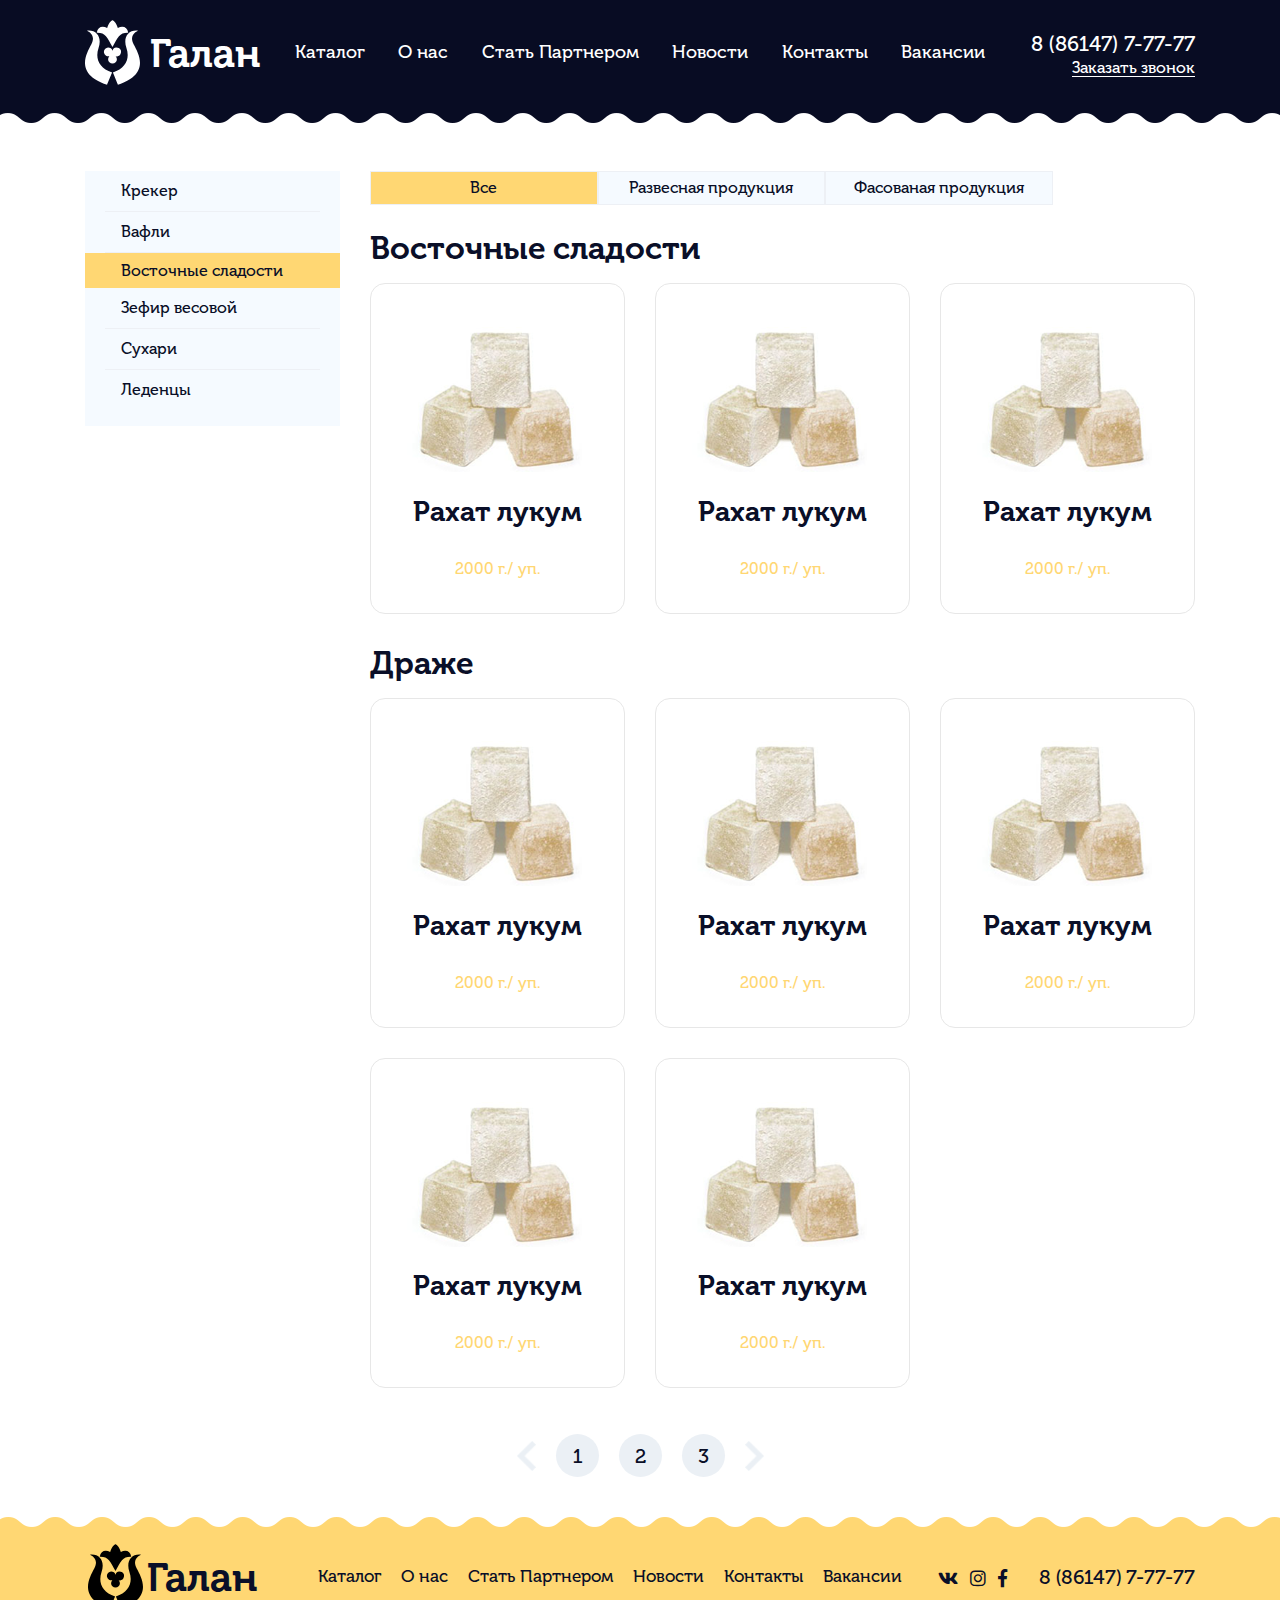
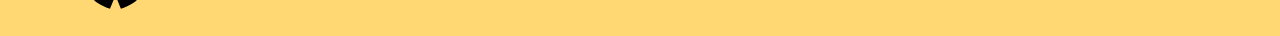
<file: catalog.html>
<!DOCTYPE html>
<html lang="en">
<head>
    <meta charset="utf-8">
	<meta http-equiv="X-UA-Compatible" content="IE=edge">
	<meta name="viewport" content="width=device-width, initial-scale=1, shrink-to-fit=no">
	<meta name="description" content="">
    <meta name="author" content="">
    <title>Галан</title>
	<!-- Bootstrap core CSS -->
    <link href="css/bootstrap.min.css" rel="stylesheet">
	<!-- Font Awesome -->
	<link href="css/font-awesome/css/fontawesome-all.css" rel="stylesheet">
	<!-- Custom styles for this template -->
    <link href="css/main.css" rel="stylesheet">
	   <!-- Just for debugging purposes. Don't actually copy this line! -->
    <!--[if lt IE 9]><script src="../../assets/js/ie8-responsive-file-warning.js"></script><![endif]-->
    <!-- HTML5 shim and Respond.js IE8 support of HTML5 elements and media queries -->
    <!--[if lt IE 9]>
      <script src="https://oss.maxcdn.com/libs/html5shiv/3.7.0/html5shiv.js"></script>
      <script src="https://oss.maxcdn.com/libs/respond.js/1.4.2/respond.min.js"></script>
    <![endif]-->
</head>
<body>

<header class="contacts secondary_header">
	<svg class="d-none" xmlns="http://www.w3.org/2000/svg"  width="0"  viewBox="0 0 114.469 99.656">
		<defs>
			<filter id="f2" x="0" y="0" width="200%" height="200%">
				<feOffset result="offOut" in="SourceGraphic" dx="1" dy="0" />
				<feGaussianBlur result="blurOut" in="offOut" stdDeviation="6" />
				<feBlend in="SourceGraphic" in2="blurOut" mode="normal" />
			</filter>
			<path id="Icon"	 class="cls-1" d="M491.92,533.556a1.967,1.967,0,0,0-2.756.439,1.989,1.989,0,0,0,.436,2.77,1.969,1.969,0,0,0,2.757-.439A1.99,1.99,0,0,0,491.92,533.556Zm4.354,8.188a1.982,1.982,0,1,0,2.487,1.273A1.984,1.984,0,0,0,496.274,541.744Zm1.219,10.468a1.982,1.982,0,1,0,1.268,2.5A1.972,1.972,0,0,0,497.493,552.212Zm-7.893,8.751a1.987,1.987,0,0,0-.436,2.769,1.966,1.966,0,0,0,2.756.439,1.99,1.99,0,0,0,.437-2.77A1.968,1.968,0,0,0,489.6,560.963Zm-8.748,2.856a1.983,1.983,0,1,0,1.973,1.983A1.979,1.979,0,0,0,480.852,563.819Zm-8.749-2.856a1.966,1.966,0,0,0-2.756.438,1.989,1.989,0,0,0,.437,2.77,1.967,1.967,0,0,0,2.756-.439A1.988,1.988,0,0,0,472.1,560.963Zm-7.893-8.751a1.982,1.982,0,1,0,2.487,1.273A1.985,1.985,0,0,0,464.21,552.212Zm1.22-10.468a1.982,1.982,0,1,0,1.267,2.5A1.971,1.971,0,0,0,465.43,541.744Zm4.354-8.188a1.989,1.989,0,0,0-.437,2.77,1.968,1.968,0,0,0,2.756.439,1.989,1.989,0,0,0,.437-2.77A1.968,1.968,0,0,0,469.784,533.556Zm11.068-3.613a1.983,1.983,0,1,0,1.973,1.983A1.979,1.979,0,0,0,480.852,529.943Zm35.625,18.921a10.1,10.1,0,0,0-4.5-8.38,10.025,10.025,0,0,0-8.342-14.514,10.116,10.116,0,0,0-4.967-8.11,10,10,0,0,0-9.475-.27,9.942,9.942,0,0,0-16.676,0,9.992,9.992,0,0,0-9.478.268,10.108,10.108,0,0,0-4.971,8.109,10.025,10.025,0,0,0-8.337,14.513,10.051,10.051,0,0,0,0,16.76,10.025,10.025,0,0,0,8.337,14.513,10.114,10.114,0,0,0,4.973,8.111,9.993,9.993,0,0,0,9.476.266,9.942,9.942,0,0,0,16.676,0,10.01,10.01,0,0,0,9.479-.272,10.115,10.115,0,0,0,4.963-8.109,10.022,10.022,0,0,0,8.339-14.517A10.083,10.083,0,0,0,516.477,548.864Zm-7.714,5.993a1.809,1.809,0,0,0-.756,2.835,6.413,6.413,0,0,1-5.967,10.391,1.8,1.8,0,0,0-2.062,2.073,6.469,6.469,0,0,1-3.107,6.586,6.4,6.4,0,0,1-7.234-.587,1.792,1.792,0,0,0-2.816.76,6.371,6.371,0,0,1-11.937-.007,1.791,1.791,0,0,0-2.818-.757,6.387,6.387,0,0,1-7.229.592,6.464,6.464,0,0,1-3.115-6.587,1.812,1.812,0,0,0-.5-1.567,1.792,1.792,0,0,0-1.56-.506,6.413,6.413,0,0,1-5.966-10.387,1.809,1.809,0,0,0-.755-2.832,6.429,6.429,0,0,1,0-12,1.809,1.809,0,0,0,.755-2.832,6.414,6.414,0,0,1,5.966-10.388,1.784,1.784,0,0,0,1.559-.5,1.812,1.812,0,0,0,.5-1.568,6.461,6.461,0,0,1,3.113-6.585,6.386,6.386,0,0,1,7.231.59,1.791,1.791,0,0,0,2.818-.758,6.371,6.371,0,0,1,11.937-.006,1.791,1.791,0,0,0,2.816.759,6.394,6.394,0,0,1,7.23-.588,6.47,6.47,0,0,1,3.111,6.588,1.8,1.8,0,0,0,2.062,2.072,6.414,6.414,0,0,1,5.972,10.388,1.809,1.809,0,0,0,.753,2.832A6.423,6.423,0,0,1,508.763,554.857ZM453.741,498.48a6.469,6.469,0,0,1,.8.984,1.791,1.791,0,0,0,2.988,0,6.53,6.53,0,0,1,.8-0.984,6.372,6.372,0,0,1,9.03,0,6.53,6.53,0,0,1,.8.984,1.791,1.791,0,0,0,2.988,0,6.469,6.469,0,0,1,.8-0.984,6.372,6.372,0,0,1,9.03,0,6.446,6.446,0,0,1,0,9.073,1.811,1.811,0,0,0,0,2.553,1.79,1.79,0,0,0,2.539,0,10,10,0,0,0-13.864-14.416,9.954,9.954,0,0,0-13.62,0,9.955,9.955,0,0,0-13.619,0,9.944,9.944,0,0,0-13.62,0,9.978,9.978,0,0,0-16.787,7.327,9.984,9.984,0,0,0,2.686,6.843,10.059,10.059,0,0,0,0,13.685,10.059,10.059,0,0,0,0,13.685,10.071,10.071,0,0,0,.237,13.931,9.955,9.955,0,0,0,13.864.238,9.954,9.954,0,0,0,13.864-.238,1.81,1.81,0,0,0,0-2.552,1.79,1.79,0,0,0-2.54,0,6.373,6.373,0,0,1-9.03,0,6.56,6.56,0,0,1-.8-0.983,1.79,1.79,0,0,0-2.988,0,6.5,6.5,0,0,1-.8.983,6.371,6.371,0,0,1-9.029,0,6.425,6.425,0,0,1,.978-9.878,1.81,1.81,0,0,0,0-3,6.425,6.425,0,0,1,0-10.682,1.81,1.81,0,0,0,0-3,6.422,6.422,0,0,1,0-10.682,1.81,1.81,0,0,0,0-3,6.425,6.425,0,0,1-.978-9.878,6.363,6.363,0,0,1,9.029,0,6.53,6.53,0,0,1,.8.984,1.791,1.791,0,0,0,2.988,0,6.469,6.469,0,0,1,.8-0.984,6.371,6.371,0,0,1,9.029,0,6.464,6.464,0,0,1,.8.984,1.791,1.791,0,0,0,2.988,0,6.48,6.48,0,0,1,.8-0.984A6.371,6.371,0,0,1,453.741,498.48Zm-23.587,10.3a1.967,1.967,0,0,0-2.756-.439,1.989,1.989,0,0,0-.436,2.77,1.967,1.967,0,0,0,2.756.439A1.989,1.989,0,0,0,430.154,508.78Zm11.083-.439a1.989,1.989,0,0,0-.436,2.77,1.967,1.967,0,0,0,2.756.439,1.99,1.99,0,0,0,.437-2.77A1.969,1.969,0,0,0,441.237,508.341Zm-11.083,14.038a1.967,1.967,0,0,0-2.756-.439,1.989,1.989,0,0,0-.436,2.77,1.966,1.966,0,0,0,2.756.439A1.989,1.989,0,0,0,430.154,522.379Zm11.083-.439a1.989,1.989,0,0,0-.436,2.77,1.966,1.966,0,0,0,2.756.439,1.99,1.99,0,0,0,.437-2.77A1.969,1.969,0,0,0,441.237,521.94ZM427.4,535.54a1.987,1.987,0,0,0-.436,2.769,1.966,1.966,0,0,0,2.756.439,1.989,1.989,0,0,0,.436-2.77A1.966,1.966,0,0,0,427.4,535.54Zm13.839,0a1.987,1.987,0,0,0-.436,2.769,1.966,1.966,0,0,0,2.756.439,1.99,1.99,0,0,0,.437-2.77A1.968,1.968,0,0,0,441.237,535.54Zm13.839-27.2a1.99,1.99,0,0,0-.436,2.77,1.967,1.967,0,0,0,2.756.439,1.99,1.99,0,0,0,.437-2.77A1.969,1.969,0,0,0,455.076,508.341Zm13.839,0a1.99,1.99,0,0,0-.436,2.77,1.968,1.968,0,0,0,2.756.439,1.989,1.989,0,0,0,.437-2.77A1.969,1.969,0,0,0,468.915,508.341Z" transform="translate(-412 -493)"/>
			<path id="Icon2" class="cls-1" d="M709.218,549.214a1.793,1.793,0,0,0,.04-1.4c0-.006,0-0.012,0-0.017l-8.417-22.653s0-.009,0-0.013l-2.142-5.766a0.049,0.049,0,0,1,0-.011l-8.429-22.683a1.794,1.794,0,0,0-.161-0.333c-0.021-.033-0.047-0.06-0.069-0.092a1.846,1.846,0,0,0-.144-0.186,1.61,1.61,0,0,0-.131-0.117c-0.044-.039-0.083-0.08-0.131-0.115a1.834,1.834,0,0,0-.29-0.17,0.14,0.14,0,0,0-.017-0.009c-0.01-.005-0.02-0.006-0.03-0.011a1.728,1.728,0,0,0-.3-0.1,1.678,1.678,0,0,0-.171-0.025c-0.059-.008-0.118-0.02-0.178-0.023a1.843,1.843,0,0,0-.2.011c-0.052,0-.1,0-0.155.011a1.806,1.806,0,0,0-.321.084l-0.022,0-79.653,29.655a1.839,1.839,0,0,0-.321.158,1.431,1.431,0,0,0-.124.093,1.642,1.642,0,0,0-.155.12,1.621,1.621,0,0,0-.13.145c-0.035.04-.072,0.075-0.1,0.118a1.826,1.826,0,0,0-.192.342,1.887,1.887,0,0,0-.1.282c-0.008.03-.009,0.062-0.015,0.093a1.932,1.932,0,0,0-.034.237c0,0.039,0,.078,0,0.118a1.57,1.57,0,0,0,.012.217c0,0.041.015,0.082,0.023,0.123a1.822,1.822,0,0,0,.056.214c0.006,0.019.008,0.039,0.015,0.059l19,51.138c0.01,0.027.025,0.051,0.036,0.077a1.787,1.787,0,0,0,.639.815,1.8,1.8,0,0,0,2,.037l21.993-8.188a1.793,1.793,0,0,0,.707-0.263l5.072-1.888a1.816,1.816,0,0,0,.706-0.263l21.994-8.189a1.814,1.814,0,0,0,.706-0.262l5.071-1.888a1.82,1.82,0,0,0,.707-0.263l21.993-8.189A1.8,1.8,0,0,0,709.218,549.214Zm-20.863,4.439,4.545-9.924,9.918,4.54Zm-28.477,10.6,4.544-9.924,9.919,4.54Zm-28.478,10.6,4.545-9.923,9.918,4.539Zm-12.107-25.144,6.071-13.257,16.252,7.438-7.447,16.261-13.249-6.063Zm8.865-28.014-4.57,9.978-9.973-4.564Zm28.477-10.6-4.569,9.978-9.973-4.564Zm28.478-10.6-4.57,9.978-9.973-4.564Zm12.083,25.2-6.072,13.257-16.252-7.438,7.447-16.261,13.25,6.064Zm1.775,4.778,5.4,14.543-9.973-4.564Zm-15.151-18.5L688.39,502l5.4,14.542Zm-18.028-4.285,13.25,6.064L671.6,530.013l-16.252-7.438,6.071-13.257Zm4.3,25.6-7.447,16.261L646.4,542.115l7.446-16.261Zm-32.78-15,13.25,6.064-7.446,16.261-16.253-7.438,6.071-13.257Zm-15.227,16.666-4.57,9.978-5.4-14.542Zm10.581,28.478-4.569,9.978-5.4-14.542Zm17.973,4.26-13.195-6.039,7.447-16.261,16.252,7.438-6.045,13.2Zm28.478-10.6-13.2-6.039,7.447-16.261,16.252,7.438-6.046,13.2Z" transform="translate(-607.094 -490.469)"/>
			<path id="Icon3" class="cls-1" d="M908.069,557.043a1.877,1.877,0,0,0-.054-0.185,125.008,125.008,0,0,1-3.421-26.7c-0.055-1.446-.1-2.587-0.172-3.4-0.06-.672-0.21-2.315-1.486-2.724-0.7-.459-1.823-1.1-3.619-2.129-2.6-1.489-5.751-3.267-8.639-4.878-13.03-7.269-13.668-7.269-14.285-7.269a1.792,1.792,0,0,0-1.034.326c-0.213.11-.7,0.345-1.17,0.575-2.44,1.185-7.334,3.564-11.363,6.029-5.007-2.608-10.994-6.121-18.262-10.713a9.486,9.486,0,0,0-10.9.583c-4.288,3.362-10.737,6.707-20.3,10.527a1.806,1.806,0,0,0-.949.878c-3.453,7.017-1.364,25.706.252,31.8a3.976,3.976,0,0,0,1.009,1.783c2.547,2.571,10.228,6.93,22.83,12.957a5.744,5.744,0,0,0,6.315-.847,28.228,28.228,0,0,1,10.261-5.177c1.38,0.534,7.063,3.581,11.673,6.051,5.242,2.81,10.663,5.716,14.021,7.316a5.481,5.481,0,0,0,5.345-.367c4.332-2.852,13.41-7.462,18.834-10.217,1.259-.639,2.311-1.174,3.046-1.555C907.348,559,908.407,558.454,908.069,557.043ZM875.763,513.9c0.276-.134.532-0.258,0.764-0.377,3.088,1.406,16.369,8.811,22.147,12.148-5.1,2.589-13.488,8.268-19.2,12.265-3.383-1.108-16.436-5.771-22.432-13.5,1.459-.875,2.639-1.589,3.4-2.048,1.039-.629,1.894-1.151,2.489-1.517,0.319-.2.606-0.375,0.855-0.554,0.031-.017.064-0.025,0.093-0.043A128.606,128.606,0,0,1,875.763,513.9Zm-39.874-4.506a5.879,5.879,0,0,1,6.751-.373c6.473,4.091,11.942,7.329,16.639,9.86-5.209,3.163-16.726,10.049-21.1,12.3-5.293-6.217-13.935-9.88-19.221-12.12l-0.454-.192C826.349,515.54,831.934,512.493,835.889,509.392ZM816.241,549a0.388,0.388,0,0,1-.085-0.168c-1.418-5.35-3.077-20.515-1.134-27.546,0.71,0.325,1.556.684,2.528,1.1,5.144,2.18,13.659,5.8,18.316,11.685-1.2,6.473-.207,15.951.459,22.295,0.156,1.489.325,3.1,0.407,4.24C821.782,553.39,817.474,550.244,816.241,549Zm24.193,11.953c-0.021.019-.046,0.033-0.068,0.051-0.05-1.094-.209-2.658-0.457-5.019-0.649-6.188-1.619-15.467-.474-21.4,2.237-1.123,6.6-3.6,13.01-7.4-3.6,8.388-2.769,22.378-1.475,28.143A31.062,31.062,0,0,0,840.434,560.953Zm14.177-5.747c-1.2-3.887-2.263-18.875,1.178-26.7,6.911,7.29,18.586,11.551,22.319,12.779-0.208,2.323-.642,7.639-0.792,13.052-0.179,6.493.094,10.521,0.625,13.067-3.2-1.622-7.393-3.868-11.479-6.058C859.045,557.369,856.053,555.808,854.611,555.206Zm46.719,2.833c-5.491,2.789-14.682,7.458-19.184,10.421-0.023.015-.049,0.021-0.073,0.036-1.629-2.068-1.476-15.825-.295-27.773,7.408-5.167,15.532-10.424,19.143-12.2,0.025,0.554.048,1.165,0.071,1.771a130.055,130.055,0,0,0,3.237,26.272C903.477,556.949,902.421,557.485,901.33,558.039Z" transform="translate(-810.563 -485.531)"/>
			<path id="Icon4" class="cls-1" d="M1096.68,539.214a14.024,14.024,0,0,0-.38-6.215c-1.59-5.356-6.17-8.958-12.39-9.832-3.02-14-22.82-20.733-23.73-21.035-0.02-.007-0.04-0.007-0.06-0.014a1.7,1.7,0,0,0-.25-0.052c-0.03,0-.07-0.012-0.1-0.015a1.86,1.86,0,0,0-.35,0h0a1.647,1.647,0,0,0-.34.076,0.878,0.878,0,0,0-.1.035,1.517,1.517,0,0,0-.23.108c-0.02.01-.04,0.015-0.06,0.025s-0.03.026-.04,0.036c-0.03.017-.06,0.03-0.09,0.049s-0.08.069-.12,0.1a0.645,0.645,0,0,1-.08.07,1.766,1.766,0,0,0-.39.575,0.415,0.415,0,0,1-.04.1,2.037,2.037,0,0,0-.07.246c0,0.02-.01.038-0.01,0.059-1.59,9.1-3.94,15.47-21.48,20.8-9.22,2.8-15.17,7.661-18.2,14.861-2.89,6.865-3.01,15.74-.37,27.133,0,0.008.01,0.015,0.01,0.023l0.03,0.114c0.03,0.068.05,0.135,0.08,0.2a0.529,0.529,0,0,0,.05.109c0.04,0.06.07,0.119,0.11,0.175a0.617,0.617,0,0,0,.08.1,1.257,1.257,0,0,0,.14.153l0.09,0.084c0.06,0.054.13,0.1,0.19,0.145,0.02,0.013.04,0.029,0.06,0.041a0.147,0.147,0,0,0,.04.02s0,0,.01.007c6.82,3.982,22.13,6.963,37.27,7.252,0.76,0.014,1.55.022,2.38,0.022,11.01,0,28.38-1.471,37.14-9.932C1099.97,560.5,1103.82,552.538,1096.68,539.214Zm-3.83-5.191c1.54,5.186-1.23,11.235-7.22,15.785-6.07,4.613-17.17,7.352-26.97,9.768-11.13,2.743-20.17,4.976-22.57,9.568-6.19-1.12-11.39-2.616-14.63-4.243,1.6-11.418,17.32-15.232,32.53-18.925,15.55-3.772,30.23-7.337,30.32-19.089C1088.63,527.757,1091.76,530.33,1092.85,534.023Zm-29.45-23.641c8.08,10.062,3.17,16.067-1.59,21.9-2.52,3.072-4.9,6-4.71,9.229-1.31.324-2.62,0.644-3.95,0.966-7.99,1.938-16.49,4-23.17,7.4,1.91-8.125,9.52-12.8,16.91-17.336C1055.73,527.116,1064.82,521.541,1063.4,510.382Zm17.32,16.4c0,7.362-8.96,10.877-19.97,13.795,0.3-1.6,1.76-3.469,3.84-6.014,4.54-5.563,11.07-13.544,2.35-25.414C1073.13,512.607,1080.72,518.524,1080.72,526.783Zm-43.31.994c14.1-4.283,19.67-9.459,22.37-17.152,1.21,9.033-6.01,13.47-14.77,18.842-8.52,5.231-18.16,11.146-19.01,22.76a20.129,20.129,0,0,0-6.02,6.184C1017.7,541.649,1023.24,532.082,1037.41,527.777Zm55.58,34.469c-9.85,9.516-34.5,10.215-52.9,7.547,2.92-2.648,11.6-4.792,19.43-6.721,10.13-2.5,21.62-5.332,28.28-10.395a24.429,24.429,0,0,0,7.27-8.512C1098.27,551.742,1097.58,557.814,1092.99,562.246Z" transform="translate(-1015.91 -493.063)"/>
			<path id="Icon5" class="cls-1" d="M1223.58,543.022c-1.81-.237-3.28.514-3.28,1.679s1.47,1.323,3.28,1.561,3.28,0.461,3.28-.7S1225.39,543.259,1223.58,543.022Zm21.49-14.933c-1.81-.238-3.28.514-3.28,1.678s1.47,1.324,3.28,1.561,3.28,0.462,3.28-.7S1246.88,528.326,1245.07,528.089Zm8.19,21.006c-1.82-.237-3.29.514-3.29,1.678s1.47,1.324,3.29,1.561,3.28,0.462,3.28-.7S1255.07,549.332,1253.26,549.1Zm28.8-6.375c1.81,0.237,3.28.462,3.28-.7s-1.47-2.3-3.28-2.537-3.29.514-3.29,1.678S1280.24,542.483,1282.06,542.72Zm-0.62,19.459c1.81,0.237,3.28.462,3.28-.7s-1.47-2.3-3.28-2.538-3.29.515-3.29,1.679S1279.62,561.942,1281.44,562.179Zm19.38-34.416c-9.58-7.4-22.29-12.452-35.8-14.219-25.2-3.3-39.6,3.543-49.19,11.264a29.845,29.845,0,0,0-2.36,1.871c-5.43,4.77-8.29,10.767-8.29,17.343,0,18.635,22.62,21.581,48.81,24.993l4.34,0.567c4.95,0.65,9.64,1.265,14.04,1.736a147.906,147.906,0,0,0,18.61,1.442c9.57,0,15.66-1.69,19.66-5.2,3.6-3.173,5.36-7.768,5.36-14.047C1316,544.468,1310.61,535.323,1300.82,527.763Zm-46.37,37.677c-25.52-3.324-45.67-5.95-45.67-21.418a18.665,18.665,0,0,1,5.24-12.849c1.23-1.16,2.55-2.333,3.98-3.486,7-5.05,17.07-7.784,28.4-7.784a75.437,75.437,0,0,1,9.76.647c26.38,3.449,47.85,19.775,47.85,36.393,0,3.579-1.01,6.2-3.07,8.017-4.88,4.282-15.35,4.147-28.32,2.756a0.235,0.235,0,0,1-.04,0h-0.01c-4.35-.467-8.98-1.074-13.78-1.7Zm53.81-.591a14.216,14.216,0,0,1-4.81,2.682c2.75-2.5,4.16-6.056,4.16-10.588,0-9.045-5.39-18.189-15.18-25.749-9.58-7.4-22.3-12.453-35.8-14.219-2.35-.306,2.44-0.572,7.92.144,26.38,3.45,47.85,19.775,47.85,36.393C1312.4,558.693,1311.04,562.4,1308.26,564.849Z" transform="translate(-1205.19 -492.688)"/>
			<path id="Icon6" class="cls-1" d="M1511.2,553.181a7.139,7.139,0,0,0-2.08-5.042,3.633,3.633,0,0,1-.01-5.441,7.135,7.135,0,0,0,0-10.091,3.6,3.6,0,0,1,0-5.4,7.518,7.518,0,0,0,1.97-3.664,1.812,1.812,0,0,0-.53-1.635,1.791,1.791,0,0,0-1.65-.45c-9.47,2.233-16.84,8.148-20.08,15.518-4.21-9.617-15.41-16.512-28.53-16.512s-24.33,6.9-28.54,16.512c-3.24-7.37-10.6-13.285-20.07-15.518a1.805,1.805,0,0,0-2.19,2.085,7.518,7.518,0,0,0,1.97,3.664,3.584,3.584,0,0,1,0,5.4,7.135,7.135,0,0,0,0,10.091,3.614,3.614,0,0,1-.01,5.441,7.141,7.141,0,0,0,.01,10.086,3.6,3.6,0,0,1,.01,5.412,7.519,7.519,0,0,0-1.95,3.632,1.783,1.783,0,0,0,.52,1.637,1.819,1.819,0,0,0,1.67.449c9.45-2.251,16.8-8.167,20.04-15.523,4.21,9.621,15.41,16.519,28.54,16.519s24.33-6.9,28.54-16.519c3.24,7.356,10.59,13.272,20.04,15.523a1.824,1.824,0,0,0,.42.049,1.805,1.805,0,0,0,1.77-2.135,7.519,7.519,0,0,0-1.95-3.632,3.611,3.611,0,0,1,0-5.412A7.1,7.1,0,0,0,1511.2,553.181Zm-95.82,11.225a6.611,6.611,0,0,0,.91-3.473,7.141,7.141,0,0,0-2.09-5.045,3.6,3.6,0,0,1,0-5.416,7.161,7.161,0,0,0,0-10.112,3.595,3.595,0,0,1,0-5.415,7.141,7.141,0,0,0,2.09-5.045,6.614,6.614,0,0,0-.94-3.51c8.79,3.585,14.6,10.937,14.6,19.015C1429.95,553.458,1424.15,560.8,1415.38,564.406Zm44.91,2.346c-14.74,0-26.73-9.576-26.73-21.347s11.99-21.347,26.73-21.347,26.72,9.576,26.72,21.347S1475.02,566.752,1460.29,566.752Zm46.09-16.28a3.615,3.615,0,0,1,0,5.416,7.1,7.1,0,0,0-2.1,5.045,6.608,6.608,0,0,0,.92,3.473c-8.77-3.6-14.58-10.948-14.58-19,0-8.078,5.82-15.43,14.6-19.015a6.614,6.614,0,0,0-.94,3.51,7.1,7.1,0,0,0,2.1,5.045,3.6,3.6,0,0,1-.01,5.415A7.148,7.148,0,0,0,1506.38,550.472Zm-32.2-18.378a5.6,5.6,0,1,0,5.61,5.595A5.6,5.6,0,0,0,1474.18,532.094ZM1447.02,546a5.6,5.6,0,1,0,5.61,5.6A5.6,5.6,0,0,0,1447.02,546Zm6.77-15.29a3.489,3.489,0,1,0,3.5,3.489A3.488,3.488,0,0,0,1453.79,530.712Zm13.87,23.815a3.489,3.489,0,1,0,3.5,3.489A3.495,3.495,0,0,0,1467.66,554.527Z" transform="translate(-1409.38 -492.469)"/>
			<path id="Logo"  class="cls-1" d="M407.026,57.25a4.311,4.311,0,0,0-1.243-3.032,4.359,4.359,0,1,0-3.176-5.558,4.4,4.4,0,1,0-3.175,5.558,4.312,4.312,0,0,0-1.244,3.032A4.419,4.419,0,0,0,407.026,57.25Zm16.9-14.9c-5.582-10.259,4.368-13.807,4.368-13.807-10.44-1.1-15.221,7.375-11.693,17.481S416.406,66,402.994,70.673c0,0,5.194,12.25,5.039,12.326C440.207,72.281,429.508,52.605,423.926,42.346Zm-21.32,2.679c5.5-10.336,7.133-14.7,15.816-14.47-1.008-5.665-5.427-7.35-10.466-4.747-1.628-6.2-5.35-7.809-5.35-7.809s-3.721,1.608-5.349,7.809c-5.039-2.6-9.458-.919-10.466,4.747C395.474,30.326,397.1,34.69,402.606,45.026Zm-13.994,1c3.528-10.106-1.253-18.579-11.693-17.481,0,0,9.949,3.547,4.367,13.807S365.006,72.281,397.18,83c-0.155-.077,5.039-12.326,5.039-12.326C388.807,66,385.084,56.127,388.612,46.021Z" transform="translate(-375 -18)"/>
			<path id="Phone" class="cls-1" d="M296.045,33.9a2.626,2.626,0,0,0-1.9-.868,2.716,2.716,0,0,0-1.924.863l-1.778,1.764c-0.146-.078-0.292-0.151-0.433-0.224-0.2-.1-0.394-0.2-0.557-0.3a19.307,19.307,0,0,1-4.63-4.2,11.343,11.343,0,0,1-1.518-2.386c0.461-.42.888-0.857,1.305-1.277,0.157-.157.315-0.319,0.472-0.476a2.561,2.561,0,0,0,0-3.876L283.545,21.4c-0.174-.174-0.354-0.353-0.523-0.532-0.337-.347-0.692-0.706-1.057-1.042A2.67,2.67,0,0,0,280.08,19a2.759,2.759,0,0,0-1.912.823l-0.012.011-1.913,1.921a4.088,4.088,0,0,0-1.22,2.6,9.783,9.783,0,0,0,.72,4.156,24.1,24.1,0,0,0,4.3,7.146,26.455,26.455,0,0,0,8.816,6.872,13.772,13.772,0,0,0,4.95,1.456c0.118,0.006.242,0.011,0.355,0.011a4.246,4.246,0,0,0,3.245-1.389c0.006-.011.017-0.017,0.023-0.028a12.729,12.729,0,0,1,.985-1.014c0.241-.23.489-0.47,0.731-0.723A2.787,2.787,0,0,0,300,38.909a2.687,2.687,0,0,0-.866-1.921Zm2.014,5.9c-0.005,0-.005.006,0,0-0.219.236-.444,0.448-0.686,0.684a14.734,14.734,0,0,0-1.086,1.12,2.716,2.716,0,0,1-2.115.89c-0.084,0-.174,0-0.259-0.005a12.249,12.249,0,0,1-4.388-1.31,24.972,24.972,0,0,1-8.3-6.474,22.711,22.711,0,0,1-4.05-6.715,7.957,7.957,0,0,1-.63-3.506,2.564,2.564,0,0,1,.776-1.664l1.918-1.91a1.282,1.282,0,0,1,.855-0.4,1.206,1.206,0,0,1,.822.392l0.017,0.017c0.343,0.319.669,0.65,1.012,1,0.175,0.179.355,0.358,0.535,0.543L284.012,24a1.065,1.065,0,0,1,0,1.736c-0.163.162-.32,0.325-0.483,0.481-0.473.482-.923,0.93-1.412,1.366a0.139,0.139,0,0,0-.029.028,1.14,1.14,0,0,0-.292,1.271l0.017,0.051a12.257,12.257,0,0,0,1.817,2.951l0,0.006a20.621,20.621,0,0,0,5,4.525,7.617,7.617,0,0,0,.692.375c0.2,0.1.394,0.2,0.557,0.3,0.022,0.011.045,0.028,0.067,0.039a1.231,1.231,0,0,0,.557.14,1.2,1.2,0,0,0,.855-0.386l1.924-1.915a1.275,1.275,0,0,1,.85-0.42,1.147,1.147,0,0,1,.81.409l3.111,3.1a1.1,1.1,0,0,1,.005,1.753h0Zm0,0" transform="translate(-275 -19)"/>
		</defs>

	</svg>
	<div class="container">
		<div class="row">
			<div class="col-12 pt-3 mt-1 d-md-block d-none">
				<div class="row">
					<div class="col-lg-2 col-md-2 svg_heading">
						<a class="home_link" href="#"></a>
						<div class="row d-flex justify-content-center justify-content-lg-between align-items-center ml-0">
								<svg width="55" height="65" viewbox="0 0 55.219 65">
									<use xlink:href="#Logo"></use>
								</svg>
						<p class="m-0 name">Галан</p>
						</div>
					</div>
					<div class="col-lg-8 col-md-8 d-flex align-items-center">
						<ul class="nav_top d-flex justify-content-between m-0">
							<li class="nav-item active">
								<a class="nav-link" href="#">Каталог</a>
							</li>
							<li class="nav-item">
								<a class="nav-link" href="#">О нас</a>
							</li>
							<li class="nav-item">
								<a class="nav-link" href="#">Стать Партнером</a>
							</li>
							<li class="nav-item">
								<a class="nav-link" href="#">Новости</a>
							</li>
							<li class="nav-item">
								<a class="nav-link" href="#">Контакты</a>
							</li>
							<li class="nav-item">
								<a class="nav-link" href="#">Вакансии</a>
							</li>
						</ul>
					</div>
					<div class="col-lg-2 col-md-2 d-flex flex-column align-items-end pl-0 justify-content-center">
						<a class="feedback" href="tel:8(86147)7-77-77">8 (86147) 7-77-77</a>
						<a class="btn btn-header p-0" data-toggle="modal" data-target="#back_call">Заказать
							звонок</a>
					</div>
				</div>
			</div>


		</div>
	</div>
</header>
<section class="fly_mobile_menu d-flex d-md-none align-items-center">
<div class="container">
	<div class="row">
		<div class="col-2 d-flex align-items-center">
			<button type="button" class="navbar-galan" data-toggle="modal" data-target="#modal_liltte_menu">
				<span class="icon-bar"></span>
				<span class="icon-bar"></span>
				<span class="icon-bar"></span>
			</button>
		</div>
		<div class="col-8 d-flex justify-content-center align-items-end">
			<a class="home_link" href="#"></a>
			<div class="row d-flex justify-content-between align-items-end ml-0 color_logo_mobile">
				<svg width="30" height="35" viewBox="0 0 55.219 65">
					<use xlink:href="#Logo"></use>
				</svg>
				<p class="m-0 name">Галан</p>
			</div>
		</div>
		<div class="col-2 color_logo_mobile d-flex align-items-center justify-content-end">
			<a class="d-flex" href="tel:8(86147)7-77-77">
			<svg width="25" height="25" viewbox="0 0 25 25">
				<use xlink:href="#Phone"></use>
			</svg>
			</a>
		</div>
	</div>
</div>
</section>
<section class="catalog mt-5">
	<div class="container">
		<div class="row ">
			<div class="col-lg-3">
				<nav class="navbar navbar-expand-lg nav_menu">
					<p class="d-block d-lg-none m-0 pl-3">Восточные сладочти</p>
					<button class="navbar-toggler" type="button" data-toggle="collapse" data-target="#navbarTogglerDemo01" aria-controls="navbarTogglerDemo01" aria-expanded="false" aria-label="Toggle navigation">
						<span class="navbar-toggler-icon"></span>
					</button>
					<div class="collapse navbar-collapse" id="navbarTogglerDemo01">
						<ul class="pl-0">
							<li class="nav-item">
								<a class="nav-link" href="#">Крекер</a>
							</li>
							<li class="nav-item">
								<a class="nav-link" href="#">Вафли</a>
							</li>
							<li class="nav-item active">
								<a class="nav-link" href="#"><h1 class="mb-0">Восточные сладости</h1></a>
							</li>
							<li class="nav-item">
								<a class="nav-link" href="#">Зефир весовой</a>
							</li>
							<li class="nav-item">
								<a class="nav-link" href="#">Сухари</a>
							</li>
							<li class="nav-item">
								<a class="nav-link" href="#">Леденцы</a>
							</li>
						</ul>
					</div>
				</nav>
			</div>
			<div class="col-lg-9 p-0">
				<div class="col-lg-10 filter d-flex justify-content-between pb-4">
					<a class="active pt-1 pb-1" href="#">Все</a>
					<a class="pt-1 pb-1" href="#">Развесная продукция</a>
					<a class="pt-1 pb-1" href="#">Фасованая продукция</a>
				</div>
				<div class="col-12 products">
					<h2 class="pb-2">Восточные сладости</h2>
					<div class="row">
						<div class="col-lg-4 col-6">
							<div class="border_block pt-4 pb-3 d-flex flex-column align-items-center justify-content-center">
								<a class="home_link" href=""></a>
								<div class="col-12">
									<div class="row">
										<div class="image_block d-flex justify-content-center col-lg-12" style="padding-top: 72%;background-size: contain;background: url(img/Picture.png) no-repeat;background-position: center;">

										</div>
										<div class="col-lg-12 d-flex flex-column align-items-center">
											<p class="m-0 pb-4 name_product d-flex align-items-center">Рахат лукум</p>
											<p class="packing">2000 г./ уп.</p>
										</div>
									</div>
								</div>
							</div>
						</div>
                        <div class="col-lg-4 col-6">
                            <div class="border_block pt-4 pb-3 d-flex flex-column align-items-center justify-content-center">
                                <a class="home_link" href=""></a>
                                <div class="col-12">
                                    <div class="row">
                                        <div class="image_block d-flex justify-content-center col-lg-12" style="padding-top: 72%;background-size: contain;background: url(img/Picture.png) no-repeat;background-position: center;">

                                        </div>
                                        <div class="col-lg-12 d-flex flex-column align-items-center">
                                            <p class="m-0 pb-4 name_product d-flex align-items-center">Рахат лукум</p>
                                            <p class="packing">2000 г./ уп.</p>
                                        </div>
                                    </div>
                                </div>
                            </div>
                        </div>
                        <div class="col-lg-4 col-6">
                            <div class="border_block pt-4 pb-3 d-flex flex-column align-items-center justify-content-center">
                                <a class="home_link" href=""></a>
                                <div class="col-12">
                                    <div class="row">
                                        <div class="image_block d-flex justify-content-center col-lg-12" style="padding-top: 72%;background-size: contain;background: url(img/Picture.png) no-repeat;background-position: center;">

                                        </div>
                                        <div class="col-lg-12 d-flex flex-column align-items-center">
                                            <p class="m-0 pb-4 name_product d-flex align-items-center">Рахат лукум</p>
                                            <p class="packing">2000 г./ уп.</p>
                                        </div>
                                    </div>
                                </div>
                            </div>
                        </div>
					</div>
				</div>
				<div class="col-12 products">
					<h2 class="pb-2">Драже</h2>
					<div class="row">
                        <div class="col-lg-4 col-6">
                            <div class="border_block pt-4 pb-3 d-flex flex-column align-items-center justify-content-center">
                                <a class="home_link" href=""></a>
                                <div class="col-12">
                                    <div class="row">
                                        <div class="image_block d-flex justify-content-center col-lg-12" style="padding-top: 72%;background-size: contain;background: url(img/Picture.png) no-repeat;background-position: center;">

                                        </div>
                                        <div class="col-lg-12 d-flex flex-column align-items-center">
                                            <p class="m-0 pb-4 name_product d-flex align-items-center">Рахат лукум</p>
                                            <p class="packing">2000 г./ уп.</p>
                                        </div>
                                    </div>
                                </div>
                            </div>
                        </div>
                        <div class="col-lg-4 col-6">
                            <div class="border_block pt-4 pb-3 d-flex flex-column align-items-center justify-content-center">
                                <a class="home_link" href=""></a>
                                <div class="col-12">
                                    <div class="row">
                                        <div class="image_block d-flex justify-content-center col-lg-12" style="padding-top: 72%;background-size: contain;background: url(img/Picture.png) no-repeat;background-position: center;">

                                        </div>
                                        <div class="col-lg-12 d-flex flex-column align-items-center">
                                            <p class="m-0 pb-4 name_product d-flex align-items-center">Рахат лукум</p>
                                            <p class="packing">2000 г./ уп.</p>
                                        </div>
                                    </div>
                                </div>
                            </div>
                        </div>
                        <div class="col-lg-4 col-6">
                            <div class="border_block pt-4 pb-3 d-flex flex-column align-items-center justify-content-center">
                                <a class="home_link" href=""></a>
                                <div class="col-12">
                                    <div class="row">
                                        <div class="image_block d-flex justify-content-center col-lg-12" style="padding-top: 72%;background-size: contain;background: url(img/Picture.png) no-repeat;background-position: center;">

                                        </div>
                                        <div class="col-lg-12 d-flex flex-column align-items-center">
                                            <p class="m-0 pb-4 name_product d-flex align-items-center">Рахат лукум</p>
                                            <p class="packing">2000 г./ уп.</p>
                                        </div>
                                    </div>
                                </div>
                            </div>
                        </div>
                        <div class="col-lg-4 col-6">
                            <div class="border_block pt-4 pb-3 d-flex flex-column align-items-center justify-content-center">
                                <a class="home_link" href=""></a>
                                <div class="col-12">
                                    <div class="row">
                                        <div class="image_block d-flex justify-content-center col-lg-12" style="padding-top: 72%;background-size: contain;background: url(img/Picture.png) no-repeat;background-position: center;">

                                        </div>
                                        <div class="col-lg-12 d-flex flex-column align-items-center">
                                            <p class="m-0 pb-4 name_product d-flex align-items-center">Рахат лукум</p>
                                            <p class="packing">2000 г./ уп.</p>
                                        </div>
                                    </div>
                                </div>
                            </div>
                        </div>
                        <div class="col-lg-4 col-6">
                            <div class="border_block pt-4 pb-3 d-flex flex-column align-items-center justify-content-center">
                                <a class="home_link" href=""></a>
                                <div class="col-12">
                                    <div class="row">
                                        <div class="image_block d-flex justify-content-center col-lg-12" style="padding-top: 72%;background-size: contain;background: url(img/Picture.png) no-repeat;background-position: center;">

                                        </div>
                                        <div class="col-lg-12 d-flex flex-column align-items-center">
                                            <p class="m-0 pb-4 name_product d-flex align-items-center">Рахат лукум</p>
                                            <p class="packing">2000 г./ уп.</p>
                                        </div>
                                    </div>
                                </div>
                            </div>
                        </div>
					</div>
				</div>
			</div>
			<div class="col-12 pb-3 plagination">
				<div class="row d-flex justify-content-center align-items-center mt-3 mb-4">
					<a class="arrow_prew_page" href=""></a>
					<a class="page_link d-flex align-items-center justify-content-center" href="">1</a>
					<a class="page_link d-flex align-items-center justify-content-center" href="">2</a>
					<a class="page_link d-flex align-items-center justify-content-center" href="">3</a>
					<a class="arrow_next_page" href=""></a>
				</div>
			</div>
		</div>
	</div>
</section>
<footer class="d-flex align-items-center">
	<div class="container mt-4 mt-lg-0">
		<div class="row">
			<div class="col-lg-2 col-md-3 d-flex justify-content-center">
				<a class="home_link" href="#"></a>
				<div class="row d-flex justify-content-between align-items-center ml-0">
					<svg width="55" height="65" viewbox="0 0 55.219 65">
						<use xlink:href="#Logo"></use>
					</svg>
					<p class="m-0 name pl-1">Галан</p>
				</div>
			</div>
			<div class="col-lg-7 col-md-9 d-flex align-items-center justify-content-center pr-0">
				<ul class="nav_top d-flex justify-content-between m-0">
					<li class="nav-item active">
						<a class="nav-link" href="#">Каталог</a>
					</li>
					<li class="nav-item">
						<a class="nav-link" href="#">О нас</a>
					</li>
					<li class="nav-item">
						<a class="nav-link" href="#">Стать Партнером</a>
					</li>
					<li class="nav-item">
						<a class="nav-link" href="#">Новости</a>
					</li>
					<li class="nav-item">
						<a class="nav-link" href="#">Контакты</a>
					</li>
					<li class="nav-item">
						<a class="nav-link" href="#">Вакансии</a>
					</li>
				</ul>
			</div>
			<div class="col-lg-1 d-flex align-items-center justify-content-center">
				<div class="row">
					<a href="#">
						<i class="fab fa-vk"></i>
					</a>
					<a href="#">
					<i class="fab fa-instagram"></i>
					</a>
					<a href="#">
					<i class="fab fa-facebook-f"></i>
					</a>
				</div>
			</div>
			<div class="col-lg-2 d-flex flex-column align-items-lg-end align-items-center pl-0 justify-content-center">
				<a class="feedback" href="tel:8(86147)7-77-77">8 (86147) 7-77-77</a>
			</div>
		</div>
	</div>
	<div class="background_small_block d-block d-sm-none">

	</div>
</footer>
<!-- Modal -->
<div class="modal fade modal_feedback" id="back_call" tabindex="-1" role="dialog" aria-labelledby="back_call" aria-hidden="true">
	<div class="modal-dialog" role="document">
		<div class="modal-content">
			<div class="modal-header">

				<button type="button" class="close" data-dismiss="modal" aria-label="Close">
					<span aria-hidden="true">&times;</span>
				</button>
			</div>
			<div class="modal-body">
				<h5 class="mb-5">Заказать звонок</h5>
				<p class="pb-4 mb-0">Оставьте ваш телефон, чтоб<br>
					наш менеджер мог с вами связаться</p>
				<div class="form_block pb-4">
					<label for="back_name">Ваше Имя</label>
					<input type="text" class="form-control search" id="back_name">
				</div>
				<div class="form_block pb-4">
					<label for="back_phone">Номер телефон</label>
					<input type="text" class="form-control search pasword" id="back_phone">
				</div>
				<p class="personal_information">Нажимая кнопку заказать, вы даете право
					на <a href="#">обработку персональной информации </a></p>
				<div class="login pb-3">
					<a class="btn btn-header" href="#" role="button">Заказать звонок</a>
				</div>
			</div>
			<div class="modal-footer">

			</div>
		</div>
	</div>
</div>
<!-- Modal little menu-->
<div class="modal fade modal_feedback little_menu" id="modal_liltte_menu" tabindex="-1" role="dialog" aria-labelledby="back_call" aria-hidden="true">
	<div class="modal-dialog" role="document">
		<div class="modal-content">
			<div class="modal-header">
				<h5>Меню</h5>
				<button type="button" class="close" data-dismiss="modal" aria-label="Close">
					<span aria-hidden="true">&times;</span>
				</button>
			</div>
			<div class="modal-body">
				<ul>
					<li>
						<a href="#">Каталог</a>
					</li>
					<li>
						<a href="#">О нас</a>
					</li>
					<li>
						<a href="#">Стать Партнером</a>
					</li>
					<li>
						<a href="#">Новости</a>
					</li>
					<li>
						<a href="#">Контакты</a>
					</li>
					<li>
						<a href="#">Вакансии</a>
					</li>
				</ul>
				<div class="namber_block">
					<a href="tel:8 (86147) 7-77-77">8 (86147) 7-77-77</a>
				</div>
			</div>
		</div>
	</div>
</div>
	<script src="https://ajax.googleapis.com/ajax/libs/jquery/1.11.3/jquery.min.js"></script>
	<script src="js/bootstrap.min.js"></script>
	<script src="js/main.js"></script>
<script src="https://api-maps.yandex.ru/2.1/?apikey=<f5e53c01-898b-49df-b982-77fe60b002a1>&lang=ru_RU" type="text/javascript">
</script>
<script type="text/javascript">
    ymaps.ready(init);
    var myMap,
        myPlacemark;

    function init(){
        myMap = new ymaps.Map("map", {
            center: [45.040029, 38.985099],
            zoom: 17,
            controls: ['zoomControl']
        });

        myPlacemark = new ymaps.Placemark(myMap.getCenter(), {
            hintContent: 'Головной офис в г.Краснодар',
            balloonContent: '350061, Краснодарский край, Краснодар г, Парусная ул, дом № 24/1, корпус 4, офис 6'
        }, {
// Опции.
// Необходимо указать данный тип макета.
            iconLayout: 'default#image',
// Своё изображение иконки метки.
            iconImageHref: 'img/logo_map.png',
// Размеры метки.
            iconImageSize: [56, 68],
// Смещение левого верхнего угла иконки относительно
// её "ножки" (точки привязки).
            iconImageOffset: [-20, -68]
        }),
            myMap.behaviors.disable('scrollZoom');
        myMap.geoObjects.add(myPlacemark);
    }
</script>
</body>
</file>
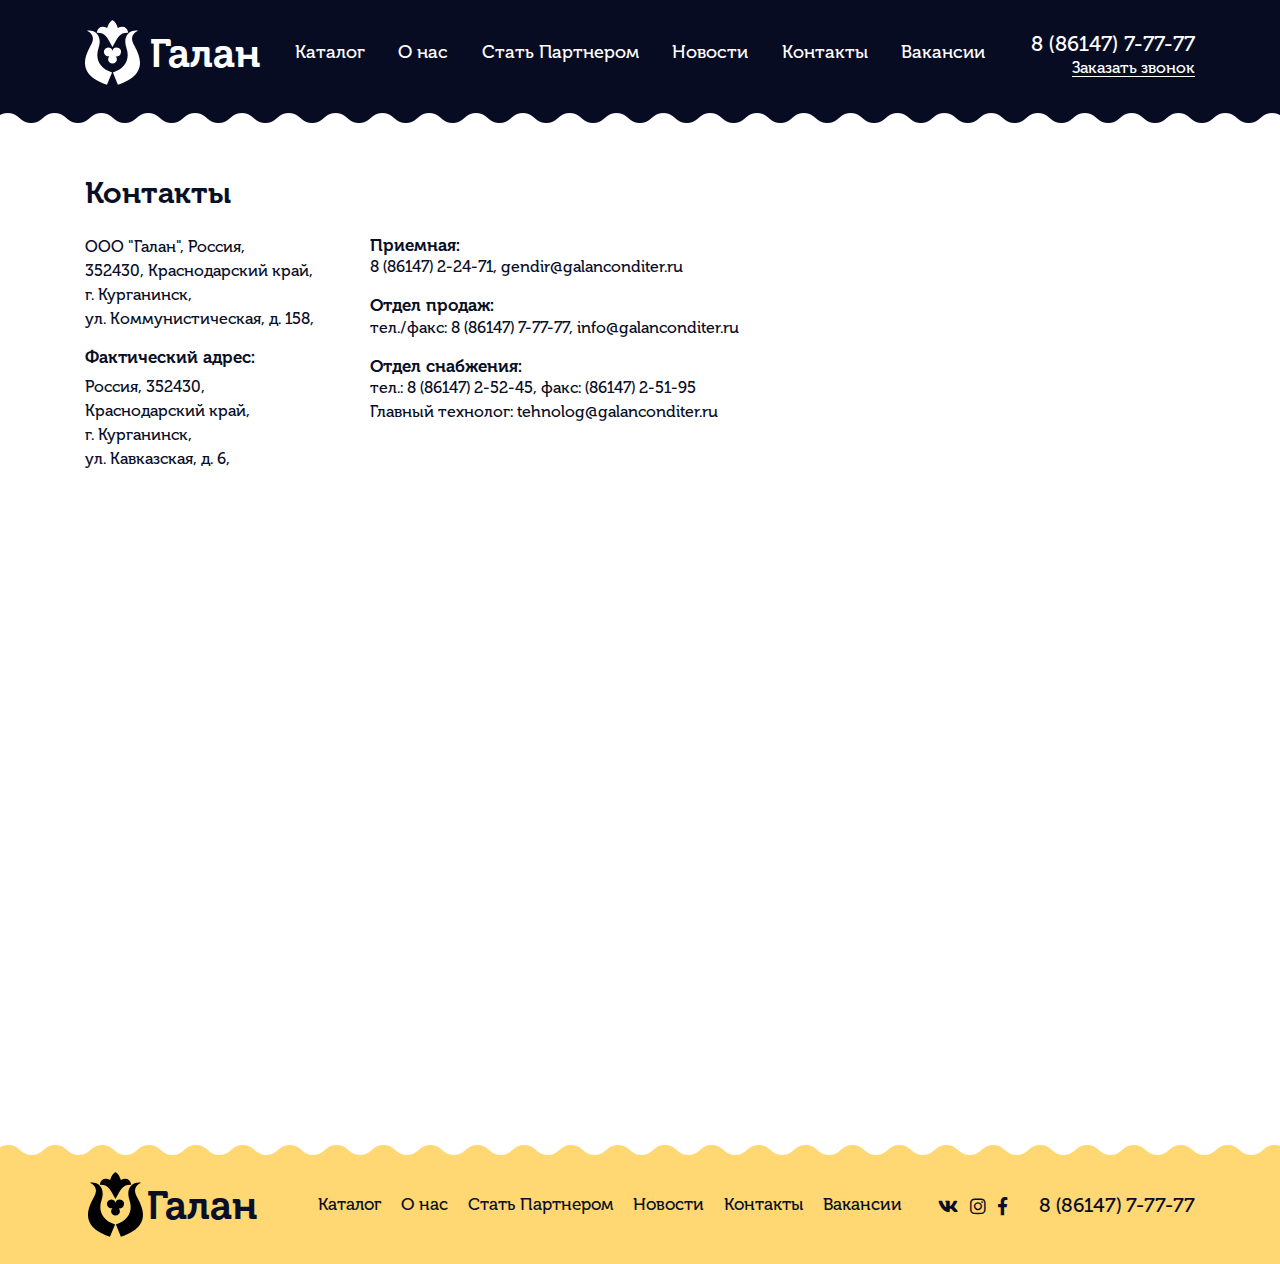
<file: contacts.html>
<!DOCTYPE html>
<html lang="en">
<head>
    <meta charset="utf-8">
	<meta http-equiv="X-UA-Compatible" content="IE=edge">
	<meta name="viewport" content="width=device-width, initial-scale=1, shrink-to-fit=no">
	<meta name="description" content="">
    <meta name="author" content="">
    <title>Галан</title>
	<!-- Bootstrap core CSS -->
    <link href="css/bootstrap.min.css" rel="stylesheet">
	<!-- Font Awesome -->
	<link href="css/font-awesome/css/fontawesome-all.css" rel="stylesheet">
	<!-- Custom styles for this template -->
    <link href="css/main.css" rel="stylesheet">
	   <!-- Just for debugging purposes. Don't actually copy this line! -->
    <!--[if lt IE 9]><script src="../../assets/js/ie8-responsive-file-warning.js"></script><![endif]-->
    <!-- HTML5 shim and Respond.js IE8 support of HTML5 elements and media queries -->
    <!--[if lt IE 9]>
      <script src="https://oss.maxcdn.com/libs/html5shiv/3.7.0/html5shiv.js"></script>
      <script src="https://oss.maxcdn.com/libs/respond.js/1.4.2/respond.min.js"></script>
    <![endif]-->
</head>
<body>

<header class="contacts secondary_header">
	<svg class="d-none" xmlns="http://www.w3.org/2000/svg"  width="0"  viewBox="0 0 114.469 99.656">
		<defs>
			<filter id="f2" x="0" y="0" width="200%" height="200%">
				<feOffset result="offOut" in="SourceGraphic" dx="1" dy="0" />
				<feGaussianBlur result="blurOut" in="offOut" stdDeviation="6" />
				<feBlend in="SourceGraphic" in2="blurOut" mode="normal" />
			</filter>
			<path id="Icon"	 class="cls-1" d="M491.92,533.556a1.967,1.967,0,0,0-2.756.439,1.989,1.989,0,0,0,.436,2.77,1.969,1.969,0,0,0,2.757-.439A1.99,1.99,0,0,0,491.92,533.556Zm4.354,8.188a1.982,1.982,0,1,0,2.487,1.273A1.984,1.984,0,0,0,496.274,541.744Zm1.219,10.468a1.982,1.982,0,1,0,1.268,2.5A1.972,1.972,0,0,0,497.493,552.212Zm-7.893,8.751a1.987,1.987,0,0,0-.436,2.769,1.966,1.966,0,0,0,2.756.439,1.99,1.99,0,0,0,.437-2.77A1.968,1.968,0,0,0,489.6,560.963Zm-8.748,2.856a1.983,1.983,0,1,0,1.973,1.983A1.979,1.979,0,0,0,480.852,563.819Zm-8.749-2.856a1.966,1.966,0,0,0-2.756.438,1.989,1.989,0,0,0,.437,2.77,1.967,1.967,0,0,0,2.756-.439A1.988,1.988,0,0,0,472.1,560.963Zm-7.893-8.751a1.982,1.982,0,1,0,2.487,1.273A1.985,1.985,0,0,0,464.21,552.212Zm1.22-10.468a1.982,1.982,0,1,0,1.267,2.5A1.971,1.971,0,0,0,465.43,541.744Zm4.354-8.188a1.989,1.989,0,0,0-.437,2.77,1.968,1.968,0,0,0,2.756.439,1.989,1.989,0,0,0,.437-2.77A1.968,1.968,0,0,0,469.784,533.556Zm11.068-3.613a1.983,1.983,0,1,0,1.973,1.983A1.979,1.979,0,0,0,480.852,529.943Zm35.625,18.921a10.1,10.1,0,0,0-4.5-8.38,10.025,10.025,0,0,0-8.342-14.514,10.116,10.116,0,0,0-4.967-8.11,10,10,0,0,0-9.475-.27,9.942,9.942,0,0,0-16.676,0,9.992,9.992,0,0,0-9.478.268,10.108,10.108,0,0,0-4.971,8.109,10.025,10.025,0,0,0-8.337,14.513,10.051,10.051,0,0,0,0,16.76,10.025,10.025,0,0,0,8.337,14.513,10.114,10.114,0,0,0,4.973,8.111,9.993,9.993,0,0,0,9.476.266,9.942,9.942,0,0,0,16.676,0,10.01,10.01,0,0,0,9.479-.272,10.115,10.115,0,0,0,4.963-8.109,10.022,10.022,0,0,0,8.339-14.517A10.083,10.083,0,0,0,516.477,548.864Zm-7.714,5.993a1.809,1.809,0,0,0-.756,2.835,6.413,6.413,0,0,1-5.967,10.391,1.8,1.8,0,0,0-2.062,2.073,6.469,6.469,0,0,1-3.107,6.586,6.4,6.4,0,0,1-7.234-.587,1.792,1.792,0,0,0-2.816.76,6.371,6.371,0,0,1-11.937-.007,1.791,1.791,0,0,0-2.818-.757,6.387,6.387,0,0,1-7.229.592,6.464,6.464,0,0,1-3.115-6.587,1.812,1.812,0,0,0-.5-1.567,1.792,1.792,0,0,0-1.56-.506,6.413,6.413,0,0,1-5.966-10.387,1.809,1.809,0,0,0-.755-2.832,6.429,6.429,0,0,1,0-12,1.809,1.809,0,0,0,.755-2.832,6.414,6.414,0,0,1,5.966-10.388,1.784,1.784,0,0,0,1.559-.5,1.812,1.812,0,0,0,.5-1.568,6.461,6.461,0,0,1,3.113-6.585,6.386,6.386,0,0,1,7.231.59,1.791,1.791,0,0,0,2.818-.758,6.371,6.371,0,0,1,11.937-.006,1.791,1.791,0,0,0,2.816.759,6.394,6.394,0,0,1,7.23-.588,6.47,6.47,0,0,1,3.111,6.588,1.8,1.8,0,0,0,2.062,2.072,6.414,6.414,0,0,1,5.972,10.388,1.809,1.809,0,0,0,.753,2.832A6.423,6.423,0,0,1,508.763,554.857ZM453.741,498.48a6.469,6.469,0,0,1,.8.984,1.791,1.791,0,0,0,2.988,0,6.53,6.53,0,0,1,.8-0.984,6.372,6.372,0,0,1,9.03,0,6.53,6.53,0,0,1,.8.984,1.791,1.791,0,0,0,2.988,0,6.469,6.469,0,0,1,.8-0.984,6.372,6.372,0,0,1,9.03,0,6.446,6.446,0,0,1,0,9.073,1.811,1.811,0,0,0,0,2.553,1.79,1.79,0,0,0,2.539,0,10,10,0,0,0-13.864-14.416,9.954,9.954,0,0,0-13.62,0,9.955,9.955,0,0,0-13.619,0,9.944,9.944,0,0,0-13.62,0,9.978,9.978,0,0,0-16.787,7.327,9.984,9.984,0,0,0,2.686,6.843,10.059,10.059,0,0,0,0,13.685,10.059,10.059,0,0,0,0,13.685,10.071,10.071,0,0,0,.237,13.931,9.955,9.955,0,0,0,13.864.238,9.954,9.954,0,0,0,13.864-.238,1.81,1.81,0,0,0,0-2.552,1.79,1.79,0,0,0-2.54,0,6.373,6.373,0,0,1-9.03,0,6.56,6.56,0,0,1-.8-0.983,1.79,1.79,0,0,0-2.988,0,6.5,6.5,0,0,1-.8.983,6.371,6.371,0,0,1-9.029,0,6.425,6.425,0,0,1,.978-9.878,1.81,1.81,0,0,0,0-3,6.425,6.425,0,0,1,0-10.682,1.81,1.81,0,0,0,0-3,6.422,6.422,0,0,1,0-10.682,1.81,1.81,0,0,0,0-3,6.425,6.425,0,0,1-.978-9.878,6.363,6.363,0,0,1,9.029,0,6.53,6.53,0,0,1,.8.984,1.791,1.791,0,0,0,2.988,0,6.469,6.469,0,0,1,.8-0.984,6.371,6.371,0,0,1,9.029,0,6.464,6.464,0,0,1,.8.984,1.791,1.791,0,0,0,2.988,0,6.48,6.48,0,0,1,.8-0.984A6.371,6.371,0,0,1,453.741,498.48Zm-23.587,10.3a1.967,1.967,0,0,0-2.756-.439,1.989,1.989,0,0,0-.436,2.77,1.967,1.967,0,0,0,2.756.439A1.989,1.989,0,0,0,430.154,508.78Zm11.083-.439a1.989,1.989,0,0,0-.436,2.77,1.967,1.967,0,0,0,2.756.439,1.99,1.99,0,0,0,.437-2.77A1.969,1.969,0,0,0,441.237,508.341Zm-11.083,14.038a1.967,1.967,0,0,0-2.756-.439,1.989,1.989,0,0,0-.436,2.77,1.966,1.966,0,0,0,2.756.439A1.989,1.989,0,0,0,430.154,522.379Zm11.083-.439a1.989,1.989,0,0,0-.436,2.77,1.966,1.966,0,0,0,2.756.439,1.99,1.99,0,0,0,.437-2.77A1.969,1.969,0,0,0,441.237,521.94ZM427.4,535.54a1.987,1.987,0,0,0-.436,2.769,1.966,1.966,0,0,0,2.756.439,1.989,1.989,0,0,0,.436-2.77A1.966,1.966,0,0,0,427.4,535.54Zm13.839,0a1.987,1.987,0,0,0-.436,2.769,1.966,1.966,0,0,0,2.756.439,1.99,1.99,0,0,0,.437-2.77A1.968,1.968,0,0,0,441.237,535.54Zm13.839-27.2a1.99,1.99,0,0,0-.436,2.77,1.967,1.967,0,0,0,2.756.439,1.99,1.99,0,0,0,.437-2.77A1.969,1.969,0,0,0,455.076,508.341Zm13.839,0a1.99,1.99,0,0,0-.436,2.77,1.968,1.968,0,0,0,2.756.439,1.989,1.989,0,0,0,.437-2.77A1.969,1.969,0,0,0,468.915,508.341Z" transform="translate(-412 -493)"/>
			<path id="Icon2" class="cls-1" d="M709.218,549.214a1.793,1.793,0,0,0,.04-1.4c0-.006,0-0.012,0-0.017l-8.417-22.653s0-.009,0-0.013l-2.142-5.766a0.049,0.049,0,0,1,0-.011l-8.429-22.683a1.794,1.794,0,0,0-.161-0.333c-0.021-.033-0.047-0.06-0.069-0.092a1.846,1.846,0,0,0-.144-0.186,1.61,1.61,0,0,0-.131-0.117c-0.044-.039-0.083-0.08-0.131-0.115a1.834,1.834,0,0,0-.29-0.17,0.14,0.14,0,0,0-.017-0.009c-0.01-.005-0.02-0.006-0.03-0.011a1.728,1.728,0,0,0-.3-0.1,1.678,1.678,0,0,0-.171-0.025c-0.059-.008-0.118-0.02-0.178-0.023a1.843,1.843,0,0,0-.2.011c-0.052,0-.1,0-0.155.011a1.806,1.806,0,0,0-.321.084l-0.022,0-79.653,29.655a1.839,1.839,0,0,0-.321.158,1.431,1.431,0,0,0-.124.093,1.642,1.642,0,0,0-.155.12,1.621,1.621,0,0,0-.13.145c-0.035.04-.072,0.075-0.1,0.118a1.826,1.826,0,0,0-.192.342,1.887,1.887,0,0,0-.1.282c-0.008.03-.009,0.062-0.015,0.093a1.932,1.932,0,0,0-.034.237c0,0.039,0,.078,0,0.118a1.57,1.57,0,0,0,.012.217c0,0.041.015,0.082,0.023,0.123a1.822,1.822,0,0,0,.056.214c0.006,0.019.008,0.039,0.015,0.059l19,51.138c0.01,0.027.025,0.051,0.036,0.077a1.787,1.787,0,0,0,.639.815,1.8,1.8,0,0,0,2,.037l21.993-8.188a1.793,1.793,0,0,0,.707-0.263l5.072-1.888a1.816,1.816,0,0,0,.706-0.263l21.994-8.189a1.814,1.814,0,0,0,.706-0.262l5.071-1.888a1.82,1.82,0,0,0,.707-0.263l21.993-8.189A1.8,1.8,0,0,0,709.218,549.214Zm-20.863,4.439,4.545-9.924,9.918,4.54Zm-28.477,10.6,4.544-9.924,9.919,4.54Zm-28.478,10.6,4.545-9.923,9.918,4.539Zm-12.107-25.144,6.071-13.257,16.252,7.438-7.447,16.261-13.249-6.063Zm8.865-28.014-4.57,9.978-9.973-4.564Zm28.477-10.6-4.569,9.978-9.973-4.564Zm28.478-10.6-4.57,9.978-9.973-4.564Zm12.083,25.2-6.072,13.257-16.252-7.438,7.447-16.261,13.25,6.064Zm1.775,4.778,5.4,14.543-9.973-4.564Zm-15.151-18.5L688.39,502l5.4,14.542Zm-18.028-4.285,13.25,6.064L671.6,530.013l-16.252-7.438,6.071-13.257Zm4.3,25.6-7.447,16.261L646.4,542.115l7.446-16.261Zm-32.78-15,13.25,6.064-7.446,16.261-16.253-7.438,6.071-13.257Zm-15.227,16.666-4.57,9.978-5.4-14.542Zm10.581,28.478-4.569,9.978-5.4-14.542Zm17.973,4.26-13.195-6.039,7.447-16.261,16.252,7.438-6.045,13.2Zm28.478-10.6-13.2-6.039,7.447-16.261,16.252,7.438-6.046,13.2Z" transform="translate(-607.094 -490.469)"/>
			<path id="Icon3" class="cls-1" d="M908.069,557.043a1.877,1.877,0,0,0-.054-0.185,125.008,125.008,0,0,1-3.421-26.7c-0.055-1.446-.1-2.587-0.172-3.4-0.06-.672-0.21-2.315-1.486-2.724-0.7-.459-1.823-1.1-3.619-2.129-2.6-1.489-5.751-3.267-8.639-4.878-13.03-7.269-13.668-7.269-14.285-7.269a1.792,1.792,0,0,0-1.034.326c-0.213.11-.7,0.345-1.17,0.575-2.44,1.185-7.334,3.564-11.363,6.029-5.007-2.608-10.994-6.121-18.262-10.713a9.486,9.486,0,0,0-10.9.583c-4.288,3.362-10.737,6.707-20.3,10.527a1.806,1.806,0,0,0-.949.878c-3.453,7.017-1.364,25.706.252,31.8a3.976,3.976,0,0,0,1.009,1.783c2.547,2.571,10.228,6.93,22.83,12.957a5.744,5.744,0,0,0,6.315-.847,28.228,28.228,0,0,1,10.261-5.177c1.38,0.534,7.063,3.581,11.673,6.051,5.242,2.81,10.663,5.716,14.021,7.316a5.481,5.481,0,0,0,5.345-.367c4.332-2.852,13.41-7.462,18.834-10.217,1.259-.639,2.311-1.174,3.046-1.555C907.348,559,908.407,558.454,908.069,557.043ZM875.763,513.9c0.276-.134.532-0.258,0.764-0.377,3.088,1.406,16.369,8.811,22.147,12.148-5.1,2.589-13.488,8.268-19.2,12.265-3.383-1.108-16.436-5.771-22.432-13.5,1.459-.875,2.639-1.589,3.4-2.048,1.039-.629,1.894-1.151,2.489-1.517,0.319-.2.606-0.375,0.855-0.554,0.031-.017.064-0.025,0.093-0.043A128.606,128.606,0,0,1,875.763,513.9Zm-39.874-4.506a5.879,5.879,0,0,1,6.751-.373c6.473,4.091,11.942,7.329,16.639,9.86-5.209,3.163-16.726,10.049-21.1,12.3-5.293-6.217-13.935-9.88-19.221-12.12l-0.454-.192C826.349,515.54,831.934,512.493,835.889,509.392ZM816.241,549a0.388,0.388,0,0,1-.085-0.168c-1.418-5.35-3.077-20.515-1.134-27.546,0.71,0.325,1.556.684,2.528,1.1,5.144,2.18,13.659,5.8,18.316,11.685-1.2,6.473-.207,15.951.459,22.295,0.156,1.489.325,3.1,0.407,4.24C821.782,553.39,817.474,550.244,816.241,549Zm24.193,11.953c-0.021.019-.046,0.033-0.068,0.051-0.05-1.094-.209-2.658-0.457-5.019-0.649-6.188-1.619-15.467-.474-21.4,2.237-1.123,6.6-3.6,13.01-7.4-3.6,8.388-2.769,22.378-1.475,28.143A31.062,31.062,0,0,0,840.434,560.953Zm14.177-5.747c-1.2-3.887-2.263-18.875,1.178-26.7,6.911,7.29,18.586,11.551,22.319,12.779-0.208,2.323-.642,7.639-0.792,13.052-0.179,6.493.094,10.521,0.625,13.067-3.2-1.622-7.393-3.868-11.479-6.058C859.045,557.369,856.053,555.808,854.611,555.206Zm46.719,2.833c-5.491,2.789-14.682,7.458-19.184,10.421-0.023.015-.049,0.021-0.073,0.036-1.629-2.068-1.476-15.825-.295-27.773,7.408-5.167,15.532-10.424,19.143-12.2,0.025,0.554.048,1.165,0.071,1.771a130.055,130.055,0,0,0,3.237,26.272C903.477,556.949,902.421,557.485,901.33,558.039Z" transform="translate(-810.563 -485.531)"/>
			<path id="Icon4" class="cls-1" d="M1096.68,539.214a14.024,14.024,0,0,0-.38-6.215c-1.59-5.356-6.17-8.958-12.39-9.832-3.02-14-22.82-20.733-23.73-21.035-0.02-.007-0.04-0.007-0.06-0.014a1.7,1.7,0,0,0-.25-0.052c-0.03,0-.07-0.012-0.1-0.015a1.86,1.86,0,0,0-.35,0h0a1.647,1.647,0,0,0-.34.076,0.878,0.878,0,0,0-.1.035,1.517,1.517,0,0,0-.23.108c-0.02.01-.04,0.015-0.06,0.025s-0.03.026-.04,0.036c-0.03.017-.06,0.03-0.09,0.049s-0.08.069-.12,0.1a0.645,0.645,0,0,1-.08.07,1.766,1.766,0,0,0-.39.575,0.415,0.415,0,0,1-.04.1,2.037,2.037,0,0,0-.07.246c0,0.02-.01.038-0.01,0.059-1.59,9.1-3.94,15.47-21.48,20.8-9.22,2.8-15.17,7.661-18.2,14.861-2.89,6.865-3.01,15.74-.37,27.133,0,0.008.01,0.015,0.01,0.023l0.03,0.114c0.03,0.068.05,0.135,0.08,0.2a0.529,0.529,0,0,0,.05.109c0.04,0.06.07,0.119,0.11,0.175a0.617,0.617,0,0,0,.08.1,1.257,1.257,0,0,0,.14.153l0.09,0.084c0.06,0.054.13,0.1,0.19,0.145,0.02,0.013.04,0.029,0.06,0.041a0.147,0.147,0,0,0,.04.02s0,0,.01.007c6.82,3.982,22.13,6.963,37.27,7.252,0.76,0.014,1.55.022,2.38,0.022,11.01,0,28.38-1.471,37.14-9.932C1099.97,560.5,1103.82,552.538,1096.68,539.214Zm-3.83-5.191c1.54,5.186-1.23,11.235-7.22,15.785-6.07,4.613-17.17,7.352-26.97,9.768-11.13,2.743-20.17,4.976-22.57,9.568-6.19-1.12-11.39-2.616-14.63-4.243,1.6-11.418,17.32-15.232,32.53-18.925,15.55-3.772,30.23-7.337,30.32-19.089C1088.63,527.757,1091.76,530.33,1092.85,534.023Zm-29.45-23.641c8.08,10.062,3.17,16.067-1.59,21.9-2.52,3.072-4.9,6-4.71,9.229-1.31.324-2.62,0.644-3.95,0.966-7.99,1.938-16.49,4-23.17,7.4,1.91-8.125,9.52-12.8,16.91-17.336C1055.73,527.116,1064.82,521.541,1063.4,510.382Zm17.32,16.4c0,7.362-8.96,10.877-19.97,13.795,0.3-1.6,1.76-3.469,3.84-6.014,4.54-5.563,11.07-13.544,2.35-25.414C1073.13,512.607,1080.72,518.524,1080.72,526.783Zm-43.31.994c14.1-4.283,19.67-9.459,22.37-17.152,1.21,9.033-6.01,13.47-14.77,18.842-8.52,5.231-18.16,11.146-19.01,22.76a20.129,20.129,0,0,0-6.02,6.184C1017.7,541.649,1023.24,532.082,1037.41,527.777Zm55.58,34.469c-9.85,9.516-34.5,10.215-52.9,7.547,2.92-2.648,11.6-4.792,19.43-6.721,10.13-2.5,21.62-5.332,28.28-10.395a24.429,24.429,0,0,0,7.27-8.512C1098.27,551.742,1097.58,557.814,1092.99,562.246Z" transform="translate(-1015.91 -493.063)"/>
			<path id="Icon5" class="cls-1" d="M1223.58,543.022c-1.81-.237-3.28.514-3.28,1.679s1.47,1.323,3.28,1.561,3.28,0.461,3.28-.7S1225.39,543.259,1223.58,543.022Zm21.49-14.933c-1.81-.238-3.28.514-3.28,1.678s1.47,1.324,3.28,1.561,3.28,0.462,3.28-.7S1246.88,528.326,1245.07,528.089Zm8.19,21.006c-1.82-.237-3.29.514-3.29,1.678s1.47,1.324,3.29,1.561,3.28,0.462,3.28-.7S1255.07,549.332,1253.26,549.1Zm28.8-6.375c1.81,0.237,3.28.462,3.28-.7s-1.47-2.3-3.28-2.537-3.29.514-3.29,1.678S1280.24,542.483,1282.06,542.72Zm-0.62,19.459c1.81,0.237,3.28.462,3.28-.7s-1.47-2.3-3.28-2.538-3.29.515-3.29,1.679S1279.62,561.942,1281.44,562.179Zm19.38-34.416c-9.58-7.4-22.29-12.452-35.8-14.219-25.2-3.3-39.6,3.543-49.19,11.264a29.845,29.845,0,0,0-2.36,1.871c-5.43,4.77-8.29,10.767-8.29,17.343,0,18.635,22.62,21.581,48.81,24.993l4.34,0.567c4.95,0.65,9.64,1.265,14.04,1.736a147.906,147.906,0,0,0,18.61,1.442c9.57,0,15.66-1.69,19.66-5.2,3.6-3.173,5.36-7.768,5.36-14.047C1316,544.468,1310.61,535.323,1300.82,527.763Zm-46.37,37.677c-25.52-3.324-45.67-5.95-45.67-21.418a18.665,18.665,0,0,1,5.24-12.849c1.23-1.16,2.55-2.333,3.98-3.486,7-5.05,17.07-7.784,28.4-7.784a75.437,75.437,0,0,1,9.76.647c26.38,3.449,47.85,19.775,47.85,36.393,0,3.579-1.01,6.2-3.07,8.017-4.88,4.282-15.35,4.147-28.32,2.756a0.235,0.235,0,0,1-.04,0h-0.01c-4.35-.467-8.98-1.074-13.78-1.7Zm53.81-.591a14.216,14.216,0,0,1-4.81,2.682c2.75-2.5,4.16-6.056,4.16-10.588,0-9.045-5.39-18.189-15.18-25.749-9.58-7.4-22.3-12.453-35.8-14.219-2.35-.306,2.44-0.572,7.92.144,26.38,3.45,47.85,19.775,47.85,36.393C1312.4,558.693,1311.04,562.4,1308.26,564.849Z" transform="translate(-1205.19 -492.688)"/>
			<path id="Icon6" class="cls-1" d="M1511.2,553.181a7.139,7.139,0,0,0-2.08-5.042,3.633,3.633,0,0,1-.01-5.441,7.135,7.135,0,0,0,0-10.091,3.6,3.6,0,0,1,0-5.4,7.518,7.518,0,0,0,1.97-3.664,1.812,1.812,0,0,0-.53-1.635,1.791,1.791,0,0,0-1.65-.45c-9.47,2.233-16.84,8.148-20.08,15.518-4.21-9.617-15.41-16.512-28.53-16.512s-24.33,6.9-28.54,16.512c-3.24-7.37-10.6-13.285-20.07-15.518a1.805,1.805,0,0,0-2.19,2.085,7.518,7.518,0,0,0,1.97,3.664,3.584,3.584,0,0,1,0,5.4,7.135,7.135,0,0,0,0,10.091,3.614,3.614,0,0,1-.01,5.441,7.141,7.141,0,0,0,.01,10.086,3.6,3.6,0,0,1,.01,5.412,7.519,7.519,0,0,0-1.95,3.632,1.783,1.783,0,0,0,.52,1.637,1.819,1.819,0,0,0,1.67.449c9.45-2.251,16.8-8.167,20.04-15.523,4.21,9.621,15.41,16.519,28.54,16.519s24.33-6.9,28.54-16.519c3.24,7.356,10.59,13.272,20.04,15.523a1.824,1.824,0,0,0,.42.049,1.805,1.805,0,0,0,1.77-2.135,7.519,7.519,0,0,0-1.95-3.632,3.611,3.611,0,0,1,0-5.412A7.1,7.1,0,0,0,1511.2,553.181Zm-95.82,11.225a6.611,6.611,0,0,0,.91-3.473,7.141,7.141,0,0,0-2.09-5.045,3.6,3.6,0,0,1,0-5.416,7.161,7.161,0,0,0,0-10.112,3.595,3.595,0,0,1,0-5.415,7.141,7.141,0,0,0,2.09-5.045,6.614,6.614,0,0,0-.94-3.51c8.79,3.585,14.6,10.937,14.6,19.015C1429.95,553.458,1424.15,560.8,1415.38,564.406Zm44.91,2.346c-14.74,0-26.73-9.576-26.73-21.347s11.99-21.347,26.73-21.347,26.72,9.576,26.72,21.347S1475.02,566.752,1460.29,566.752Zm46.09-16.28a3.615,3.615,0,0,1,0,5.416,7.1,7.1,0,0,0-2.1,5.045,6.608,6.608,0,0,0,.92,3.473c-8.77-3.6-14.58-10.948-14.58-19,0-8.078,5.82-15.43,14.6-19.015a6.614,6.614,0,0,0-.94,3.51,7.1,7.1,0,0,0,2.1,5.045,3.6,3.6,0,0,1-.01,5.415A7.148,7.148,0,0,0,1506.38,550.472Zm-32.2-18.378a5.6,5.6,0,1,0,5.61,5.595A5.6,5.6,0,0,0,1474.18,532.094ZM1447.02,546a5.6,5.6,0,1,0,5.61,5.6A5.6,5.6,0,0,0,1447.02,546Zm6.77-15.29a3.489,3.489,0,1,0,3.5,3.489A3.488,3.488,0,0,0,1453.79,530.712Zm13.87,23.815a3.489,3.489,0,1,0,3.5,3.489A3.495,3.495,0,0,0,1467.66,554.527Z" transform="translate(-1409.38 -492.469)"/>
			<path id="Logo"  class="cls-1" d="M407.026,57.25a4.311,4.311,0,0,0-1.243-3.032,4.359,4.359,0,1,0-3.176-5.558,4.4,4.4,0,1,0-3.175,5.558,4.312,4.312,0,0,0-1.244,3.032A4.419,4.419,0,0,0,407.026,57.25Zm16.9-14.9c-5.582-10.259,4.368-13.807,4.368-13.807-10.44-1.1-15.221,7.375-11.693,17.481S416.406,66,402.994,70.673c0,0,5.194,12.25,5.039,12.326C440.207,72.281,429.508,52.605,423.926,42.346Zm-21.32,2.679c5.5-10.336,7.133-14.7,15.816-14.47-1.008-5.665-5.427-7.35-10.466-4.747-1.628-6.2-5.35-7.809-5.35-7.809s-3.721,1.608-5.349,7.809c-5.039-2.6-9.458-.919-10.466,4.747C395.474,30.326,397.1,34.69,402.606,45.026Zm-13.994,1c3.528-10.106-1.253-18.579-11.693-17.481,0,0,9.949,3.547,4.367,13.807S365.006,72.281,397.18,83c-0.155-.077,5.039-12.326,5.039-12.326C388.807,66,385.084,56.127,388.612,46.021Z" transform="translate(-375 -18)"/>
			<path id="Phone" class="cls-1" d="M296.045,33.9a2.626,2.626,0,0,0-1.9-.868,2.716,2.716,0,0,0-1.924.863l-1.778,1.764c-0.146-.078-0.292-0.151-0.433-0.224-0.2-.1-0.394-0.2-0.557-0.3a19.307,19.307,0,0,1-4.63-4.2,11.343,11.343,0,0,1-1.518-2.386c0.461-.42.888-0.857,1.305-1.277,0.157-.157.315-0.319,0.472-0.476a2.561,2.561,0,0,0,0-3.876L283.545,21.4c-0.174-.174-0.354-0.353-0.523-0.532-0.337-.347-0.692-0.706-1.057-1.042A2.67,2.67,0,0,0,280.08,19a2.759,2.759,0,0,0-1.912.823l-0.012.011-1.913,1.921a4.088,4.088,0,0,0-1.22,2.6,9.783,9.783,0,0,0,.72,4.156,24.1,24.1,0,0,0,4.3,7.146,26.455,26.455,0,0,0,8.816,6.872,13.772,13.772,0,0,0,4.95,1.456c0.118,0.006.242,0.011,0.355,0.011a4.246,4.246,0,0,0,3.245-1.389c0.006-.011.017-0.017,0.023-0.028a12.729,12.729,0,0,1,.985-1.014c0.241-.23.489-0.47,0.731-0.723A2.787,2.787,0,0,0,300,38.909a2.687,2.687,0,0,0-.866-1.921Zm2.014,5.9c-0.005,0-.005.006,0,0-0.219.236-.444,0.448-0.686,0.684a14.734,14.734,0,0,0-1.086,1.12,2.716,2.716,0,0,1-2.115.89c-0.084,0-.174,0-0.259-0.005a12.249,12.249,0,0,1-4.388-1.31,24.972,24.972,0,0,1-8.3-6.474,22.711,22.711,0,0,1-4.05-6.715,7.957,7.957,0,0,1-.63-3.506,2.564,2.564,0,0,1,.776-1.664l1.918-1.91a1.282,1.282,0,0,1,.855-0.4,1.206,1.206,0,0,1,.822.392l0.017,0.017c0.343,0.319.669,0.65,1.012,1,0.175,0.179.355,0.358,0.535,0.543L284.012,24a1.065,1.065,0,0,1,0,1.736c-0.163.162-.32,0.325-0.483,0.481-0.473.482-.923,0.93-1.412,1.366a0.139,0.139,0,0,0-.029.028,1.14,1.14,0,0,0-.292,1.271l0.017,0.051a12.257,12.257,0,0,0,1.817,2.951l0,0.006a20.621,20.621,0,0,0,5,4.525,7.617,7.617,0,0,0,.692.375c0.2,0.1.394,0.2,0.557,0.3,0.022,0.011.045,0.028,0.067,0.039a1.231,1.231,0,0,0,.557.14,1.2,1.2,0,0,0,.855-0.386l1.924-1.915a1.275,1.275,0,0,1,.85-0.42,1.147,1.147,0,0,1,.81.409l3.111,3.1a1.1,1.1,0,0,1,.005,1.753h0Zm0,0" transform="translate(-275 -19)"/>
		</defs>

	</svg>
	<div class="container">
		<div class="row">
			<div class="col-12 pt-3 mt-1 d-md-block d-none">
				<div class="row">
					<div class="col-lg-2 col-md-2 svg_heading">
						<a class="home_link" href="#"></a>
						<div class="row d-flex justify-content-center justify-content-lg-between align-items-center ml-0">
								<svg width="55" height="65" viewbox="0 0 55.219 65">
									<use xlink:href="#Logo"></use>
								</svg>
						<p class="m-0 name">Галан</p>
						</div>
					</div>
					<div class="col-lg-8 col-md-8 d-flex align-items-center">
						<ul class="nav_top d-flex justify-content-between m-0">
							<li class="nav-item active">
								<a class="nav-link" href="#">Каталог</a>
							</li>
							<li class="nav-item">
								<a class="nav-link" href="#">О нас</a>
							</li>
							<li class="nav-item">
								<a class="nav-link" href="#">Стать Партнером</a>
							</li>
							<li class="nav-item">
								<a class="nav-link" href="#">Новости</a>
							</li>
							<li class="nav-item">
								<a class="nav-link" href="#">Контакты</a>
							</li>
							<li class="nav-item">
								<a class="nav-link" href="#">Вакансии</a>
							</li>
						</ul>
					</div>
					<div class="col-lg-2 col-md-2 d-flex flex-column align-items-end pl-0 justify-content-center">
						<a class="feedback" href="tel:8(86147)7-77-77">8 (86147) 7-77-77</a>
						<a class="btn btn-header p-0" data-toggle="modal" data-target="#back_call">Заказать
							звонок</a>
					</div>
				</div>
			</div>


		</div>
	</div>
</header>
<section class="fly_mobile_menu d-flex d-md-none align-items-center">
<div class="container">
	<div class="row">
		<div class="col-2 d-flex align-items-center">
			<button type="button" class="navbar-galan" data-toggle="modal" data-target="#modal_liltte_menu">
				<span class="icon-bar"></span>
				<span class="icon-bar"></span>
				<span class="icon-bar"></span>
			</button>
		</div>
		<div class="col-8 d-flex justify-content-center align-items-end">
			<a class="home_link" href="#"></a>
			<div class="row d-flex justify-content-between align-items-end ml-0 color_logo_mobile">
				<svg width="30" height="35" viewBox="0 0 55.219 65">
					<use xlink:href="#Logo"></use>
				</svg>
				<p class="m-0 name">Галан</p>
			</div>
		</div>
		<div class="col-2 color_logo_mobile d-flex align-items-center justify-content-end">
			<a class="d-flex" href="tel:8(86147)7-77-77">
			<svg width="25" height="25" viewbox="0 0 25 25">
				<use xlink:href="#Phone"></use>
			</svg>
			</a>
		</div>
	</div>
</div>
</section>

<section class="contacts_block mt-md-2 mt-4 pt-md-0 pt-3 pb-5">
	<div class="container">
		<div class="row">
            <div class="col-lg-12 pb-lg-3 pb-2 pt-4">
				<h1>Контакты</h1>
            </div>
			<div class="col-lg-3 col-md-5">
				<p>ООО "Галан", Россия,<br>
					352430, Краснодарский край,<br>
					г. Курганинск,<br>
					ул. Коммунистическая, д. 158,</p>
				<h3>Фактический адрес:</h3>
				<p>Россия, 352430,<br>
					Краснодарский край,<br>
					г. Курганинск,<br>
					ул. Кавказская, д. 6,</p>
			</div>
			<div class="col-lg-9 col-md-7">
				<h3 class="mb-0">Приемная:</h3>
				<p><a href="tel:8 (86147) 2-24-71">8 (86147) 2-24-71</a>, <a href="mailto:gendir@galanconditer.ru">gendir@galanconditer.ru</a></p>
				<h3 class="mb-0">Отдел продаж:</h3>
				<p>тел./факс: <a href="tel:8 (86147) 7-77-77">8 (86147) 7-77-77</a>, <a href="mailto:info@galanconditer.ru "> info@galanconditer.ru </a></p>
				<h3 class="mb-0">Отдел снабжения:</h3>
				<p class="mb-0">тел.: <a href="tel:8 (86147) 2-52-45">8 (86147) 2-52-45</a>, факс: <a href="tel:(86147) 2-51-95">(86147) 2-51-95</a></p>
				<p class="magic"><span>Главный технолог:</span> <a href="mailto:tehnolog@galanconditer.ru"> tehnolog@galanconditer.ru </a></p>
			</div>
	</div>
</section>
<section class="map_block_in_contacts">
	<div id="map" style="width: 100%; height: 630px"></div>
</section>
<footer class="d-flex align-items-center">
	<div class="container mt-4 mt-lg-0">
		<div class="row">
			<div class="col-lg-2 col-md-3 d-flex justify-content-center">
				<a class="home_link" href="#"></a>
				<div class="row d-flex justify-content-between align-items-center ml-0">
					<svg width="55" height="65" viewbox="0 0 55.219 65">
						<use xlink:href="#Logo"></use>
					</svg>
					<p class="m-0 name pl-1">Галан</p>
				</div>
			</div>
			<div class="col-lg-7 col-md-9 d-flex align-items-center justify-content-center pr-0">
				<ul class="nav_top d-flex justify-content-between m-0">
					<li class="nav-item active">
						<a class="nav-link" href="#">Каталог</a>
					</li>
					<li class="nav-item">
						<a class="nav-link" href="#">О нас</a>
					</li>
					<li class="nav-item">
						<a class="nav-link" href="#">Стать Партнером</a>
					</li>
					<li class="nav-item">
						<a class="nav-link" href="#">Новости</a>
					</li>
					<li class="nav-item">
						<a class="nav-link" href="#">Контакты</a>
					</li>
					<li class="nav-item">
						<a class="nav-link" href="#">Вакансии</a>
					</li>
				</ul>
			</div>
			<div class="col-lg-1 d-flex align-items-center justify-content-center">
				<div class="row">
					<a href="#">
						<i class="fab fa-vk"></i>
					</a>
					<a href="#">
					<i class="fab fa-instagram"></i>
					</a>
					<a href="#">
					<i class="fab fa-facebook-f"></i>
					</a>
				</div>
			</div>
			<div class="col-lg-2 d-flex flex-column align-items-lg-end align-items-center pl-0 justify-content-center">
				<a class="feedback" href="tel:8(86147)7-77-77">8 (86147) 7-77-77</a>
			</div>
		</div>
	</div>
	<div class="background_small_block d-block d-sm-none">

	</div>
</footer>
<!-- Modal -->
<div class="modal fade modal_feedback" id="back_call" tabindex="-1" role="dialog" aria-labelledby="back_call" aria-hidden="true">
	<div class="modal-dialog" role="document">
		<div class="modal-content">
			<div class="modal-header">

				<button type="button" class="close" data-dismiss="modal" aria-label="Close">
					<span aria-hidden="true">&times;</span>
				</button>
			</div>
			<div class="modal-body">
				<h5 class="mb-5">Заказать звонок</h5>
				<p class="pb-4 mb-0">Оставьте ваш телефон, чтоб<br>
					наш менеджер мог с вами связаться</p>
				<div class="form_block pb-4">
					<label for="back_name">Ваше Имя</label>
					<input type="text" class="form-control search" id="back_name">
				</div>
				<div class="form_block pb-4">
					<label for="back_phone">Номер телефон</label>
					<input type="text" class="form-control search pasword" id="back_phone">
				</div>
				<p class="personal_information">Нажимая кнопку заказать, вы даете право
					на <a href="#">обработку персональной информации </a></p>
				<div class="login pb-3">
					<a class="btn btn-header" href="#" role="button">Заказать звонок</a>
				</div>
			</div>
			<div class="modal-footer">

			</div>
		</div>
	</div>
</div>
<!-- Modal little menu-->
<div class="modal fade modal_feedback little_menu" id="modal_liltte_menu" tabindex="-1" role="dialog" aria-labelledby="back_call" aria-hidden="true">
	<div class="modal-dialog" role="document">
		<div class="modal-content">
			<div class="modal-header">
				<h5>Меню</h5>
				<button type="button" class="close" data-dismiss="modal" aria-label="Close">
					<span aria-hidden="true">&times;</span>
				</button>
			</div>
			<div class="modal-body">
				<ul>
					<li>
						<a href="#">Каталог</a>
					</li>
					<li>
						<a href="#">О нас</a>
					</li>
					<li>
						<a href="#">Стать Партнером</a>
					</li>
					<li>
						<a href="#">Новости</a>
					</li>
					<li>
						<a href="#">Контакты</a>
					</li>
					<li>
						<a href="#">Вакансии</a>
					</li>
				</ul>
				<div class="namber_block">
					<a href="tel:8 (86147) 7-77-77">8 (86147) 7-77-77</a>
				</div>
			</div>
		</div>
	</div>
</div>
	<script src="https://ajax.googleapis.com/ajax/libs/jquery/1.11.3/jquery.min.js"></script>
	<script src="js/bootstrap.min.js"></script>
	<script src="js/main.js"></script>
<script src="https://api-maps.yandex.ru/2.1/?apikey=<f5e53c01-898b-49df-b982-77fe60b002a1>&lang=ru_RU" type="text/javascript">
</script>
<script type="text/javascript">
    ymaps.ready(init);
    var myMap,
        myPlacemark;

    function init(){
        myMap = new ymaps.Map("map", {
            center: [45.040029, 38.985099],
            zoom: 17,
            controls: ['zoomControl']
        });

        myPlacemark = new ymaps.Placemark(myMap.getCenter(), {
            hintContent: 'Головной офис в г.Краснодар',
            balloonContent: '350061, Краснодарский край, Краснодар г, Парусная ул, дом № 24/1, корпус 4, офис 6'
        }, {
// Опции.
// Необходимо указать данный тип макета.
            iconLayout: 'default#image',
// Своё изображение иконки метки.
            iconImageHref: 'img/logo_map.png',
// Размеры метки.
            iconImageSize: [56, 68],
// Смещение левого верхнего угла иконки относительно
// её "ножки" (точки привязки).
            iconImageOffset: [-20, -68]
        }),
            myMap.behaviors.disable('scrollZoom');
        myMap.geoObjects.add(myPlacemark);
    }
</script>
</body>
</file>
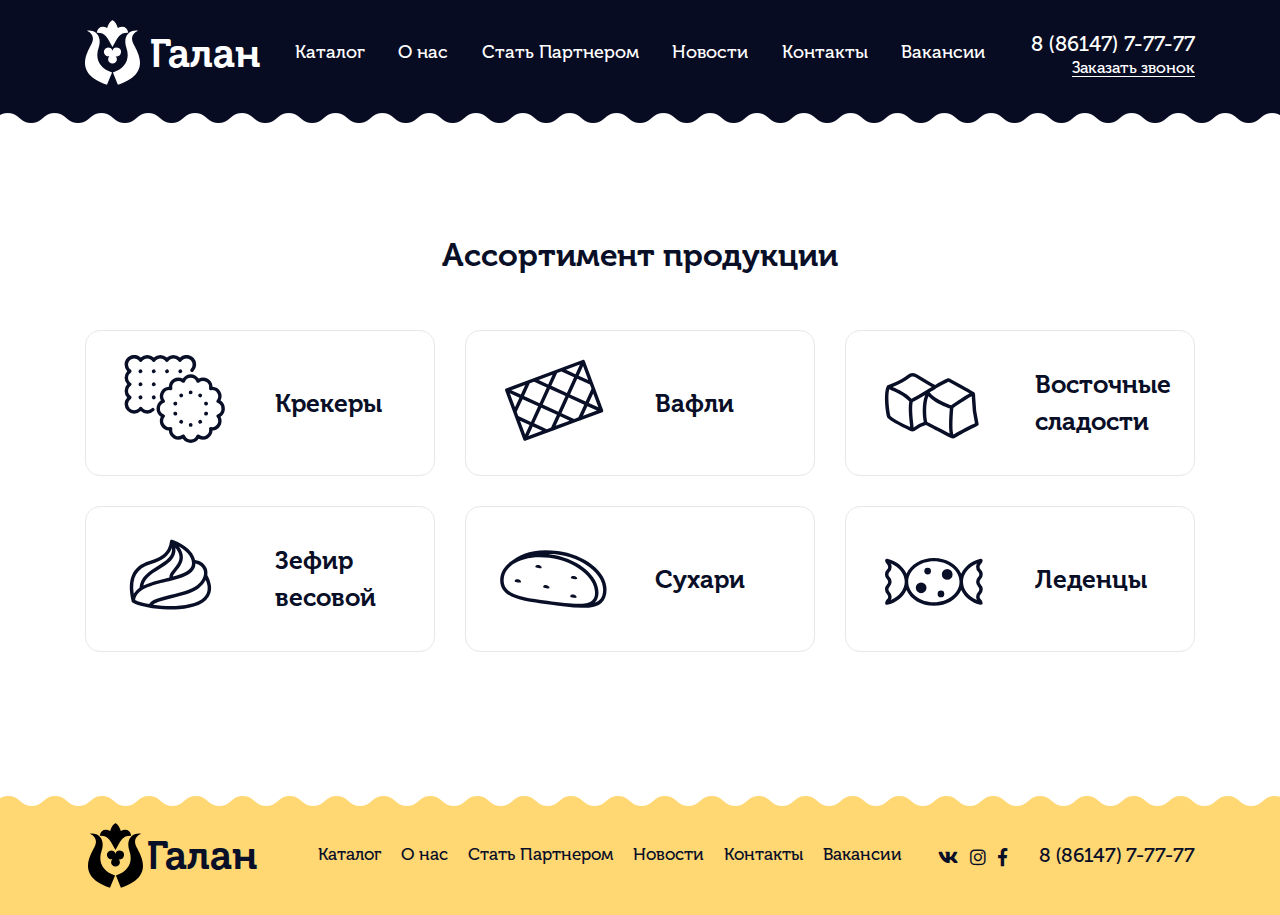
<file: general_catalog.html>
<!DOCTYPE html>
<html lang="en">
<head>
    <meta charset="utf-8">
	<meta http-equiv="X-UA-Compatible" content="IE=edge">
	<meta name="viewport" content="width=device-width, initial-scale=1, shrink-to-fit=no">
	<meta name="description" content="">
    <meta name="author" content="">
    <title>Галан</title>
	<!-- Bootstrap core CSS -->
    <link href="css/bootstrap.min.css" rel="stylesheet">
	<!-- Font Awesome -->
	<link href="css/font-awesome/css/fontawesome-all.css" rel="stylesheet">
	<!-- Custom styles for this template -->
    <link href="css/main.css" rel="stylesheet">
	   <!-- Just for debugging purposes. Don't actually copy this line! -->
    <!--[if lt IE 9]><script src="../../assets/js/ie8-responsive-file-warning.js"></script><![endif]-->
    <!-- HTML5 shim and Respond.js IE8 support of HTML5 elements and media queries -->
    <!--[if lt IE 9]>
      <script src="https://oss.maxcdn.com/libs/html5shiv/3.7.0/html5shiv.js"></script>
      <script src="https://oss.maxcdn.com/libs/respond.js/1.4.2/respond.min.js"></script>
    <![endif]-->
</head>
<body>

<header class="contacts secondary_header">
	<svg class="d-none" xmlns="http://www.w3.org/2000/svg"  width="0"  viewBox="0 0 114.469 99.656">
		<defs>
			<filter id="f2" x="0" y="0" width="200%" height="200%">
				<feOffset result="offOut" in="SourceGraphic" dx="1" dy="0" />
				<feGaussianBlur result="blurOut" in="offOut" stdDeviation="6" />
				<feBlend in="SourceGraphic" in2="blurOut" mode="normal" />
			</filter>
			<path id="Icon"	 class="cls-1" d="M491.92,533.556a1.967,1.967,0,0,0-2.756.439,1.989,1.989,0,0,0,.436,2.77,1.969,1.969,0,0,0,2.757-.439A1.99,1.99,0,0,0,491.92,533.556Zm4.354,8.188a1.982,1.982,0,1,0,2.487,1.273A1.984,1.984,0,0,0,496.274,541.744Zm1.219,10.468a1.982,1.982,0,1,0,1.268,2.5A1.972,1.972,0,0,0,497.493,552.212Zm-7.893,8.751a1.987,1.987,0,0,0-.436,2.769,1.966,1.966,0,0,0,2.756.439,1.99,1.99,0,0,0,.437-2.77A1.968,1.968,0,0,0,489.6,560.963Zm-8.748,2.856a1.983,1.983,0,1,0,1.973,1.983A1.979,1.979,0,0,0,480.852,563.819Zm-8.749-2.856a1.966,1.966,0,0,0-2.756.438,1.989,1.989,0,0,0,.437,2.77,1.967,1.967,0,0,0,2.756-.439A1.988,1.988,0,0,0,472.1,560.963Zm-7.893-8.751a1.982,1.982,0,1,0,2.487,1.273A1.985,1.985,0,0,0,464.21,552.212Zm1.22-10.468a1.982,1.982,0,1,0,1.267,2.5A1.971,1.971,0,0,0,465.43,541.744Zm4.354-8.188a1.989,1.989,0,0,0-.437,2.77,1.968,1.968,0,0,0,2.756.439,1.989,1.989,0,0,0,.437-2.77A1.968,1.968,0,0,0,469.784,533.556Zm11.068-3.613a1.983,1.983,0,1,0,1.973,1.983A1.979,1.979,0,0,0,480.852,529.943Zm35.625,18.921a10.1,10.1,0,0,0-4.5-8.38,10.025,10.025,0,0,0-8.342-14.514,10.116,10.116,0,0,0-4.967-8.11,10,10,0,0,0-9.475-.27,9.942,9.942,0,0,0-16.676,0,9.992,9.992,0,0,0-9.478.268,10.108,10.108,0,0,0-4.971,8.109,10.025,10.025,0,0,0-8.337,14.513,10.051,10.051,0,0,0,0,16.76,10.025,10.025,0,0,0,8.337,14.513,10.114,10.114,0,0,0,4.973,8.111,9.993,9.993,0,0,0,9.476.266,9.942,9.942,0,0,0,16.676,0,10.01,10.01,0,0,0,9.479-.272,10.115,10.115,0,0,0,4.963-8.109,10.022,10.022,0,0,0,8.339-14.517A10.083,10.083,0,0,0,516.477,548.864Zm-7.714,5.993a1.809,1.809,0,0,0-.756,2.835,6.413,6.413,0,0,1-5.967,10.391,1.8,1.8,0,0,0-2.062,2.073,6.469,6.469,0,0,1-3.107,6.586,6.4,6.4,0,0,1-7.234-.587,1.792,1.792,0,0,0-2.816.76,6.371,6.371,0,0,1-11.937-.007,1.791,1.791,0,0,0-2.818-.757,6.387,6.387,0,0,1-7.229.592,6.464,6.464,0,0,1-3.115-6.587,1.812,1.812,0,0,0-.5-1.567,1.792,1.792,0,0,0-1.56-.506,6.413,6.413,0,0,1-5.966-10.387,1.809,1.809,0,0,0-.755-2.832,6.429,6.429,0,0,1,0-12,1.809,1.809,0,0,0,.755-2.832,6.414,6.414,0,0,1,5.966-10.388,1.784,1.784,0,0,0,1.559-.5,1.812,1.812,0,0,0,.5-1.568,6.461,6.461,0,0,1,3.113-6.585,6.386,6.386,0,0,1,7.231.59,1.791,1.791,0,0,0,2.818-.758,6.371,6.371,0,0,1,11.937-.006,1.791,1.791,0,0,0,2.816.759,6.394,6.394,0,0,1,7.23-.588,6.47,6.47,0,0,1,3.111,6.588,1.8,1.8,0,0,0,2.062,2.072,6.414,6.414,0,0,1,5.972,10.388,1.809,1.809,0,0,0,.753,2.832A6.423,6.423,0,0,1,508.763,554.857ZM453.741,498.48a6.469,6.469,0,0,1,.8.984,1.791,1.791,0,0,0,2.988,0,6.53,6.53,0,0,1,.8-0.984,6.372,6.372,0,0,1,9.03,0,6.53,6.53,0,0,1,.8.984,1.791,1.791,0,0,0,2.988,0,6.469,6.469,0,0,1,.8-0.984,6.372,6.372,0,0,1,9.03,0,6.446,6.446,0,0,1,0,9.073,1.811,1.811,0,0,0,0,2.553,1.79,1.79,0,0,0,2.539,0,10,10,0,0,0-13.864-14.416,9.954,9.954,0,0,0-13.62,0,9.955,9.955,0,0,0-13.619,0,9.944,9.944,0,0,0-13.62,0,9.978,9.978,0,0,0-16.787,7.327,9.984,9.984,0,0,0,2.686,6.843,10.059,10.059,0,0,0,0,13.685,10.059,10.059,0,0,0,0,13.685,10.071,10.071,0,0,0,.237,13.931,9.955,9.955,0,0,0,13.864.238,9.954,9.954,0,0,0,13.864-.238,1.81,1.81,0,0,0,0-2.552,1.79,1.79,0,0,0-2.54,0,6.373,6.373,0,0,1-9.03,0,6.56,6.56,0,0,1-.8-0.983,1.79,1.79,0,0,0-2.988,0,6.5,6.5,0,0,1-.8.983,6.371,6.371,0,0,1-9.029,0,6.425,6.425,0,0,1,.978-9.878,1.81,1.81,0,0,0,0-3,6.425,6.425,0,0,1,0-10.682,1.81,1.81,0,0,0,0-3,6.422,6.422,0,0,1,0-10.682,1.81,1.81,0,0,0,0-3,6.425,6.425,0,0,1-.978-9.878,6.363,6.363,0,0,1,9.029,0,6.53,6.53,0,0,1,.8.984,1.791,1.791,0,0,0,2.988,0,6.469,6.469,0,0,1,.8-0.984,6.371,6.371,0,0,1,9.029,0,6.464,6.464,0,0,1,.8.984,1.791,1.791,0,0,0,2.988,0,6.48,6.48,0,0,1,.8-0.984A6.371,6.371,0,0,1,453.741,498.48Zm-23.587,10.3a1.967,1.967,0,0,0-2.756-.439,1.989,1.989,0,0,0-.436,2.77,1.967,1.967,0,0,0,2.756.439A1.989,1.989,0,0,0,430.154,508.78Zm11.083-.439a1.989,1.989,0,0,0-.436,2.77,1.967,1.967,0,0,0,2.756.439,1.99,1.99,0,0,0,.437-2.77A1.969,1.969,0,0,0,441.237,508.341Zm-11.083,14.038a1.967,1.967,0,0,0-2.756-.439,1.989,1.989,0,0,0-.436,2.77,1.966,1.966,0,0,0,2.756.439A1.989,1.989,0,0,0,430.154,522.379Zm11.083-.439a1.989,1.989,0,0,0-.436,2.77,1.966,1.966,0,0,0,2.756.439,1.99,1.99,0,0,0,.437-2.77A1.969,1.969,0,0,0,441.237,521.94ZM427.4,535.54a1.987,1.987,0,0,0-.436,2.769,1.966,1.966,0,0,0,2.756.439,1.989,1.989,0,0,0,.436-2.77A1.966,1.966,0,0,0,427.4,535.54Zm13.839,0a1.987,1.987,0,0,0-.436,2.769,1.966,1.966,0,0,0,2.756.439,1.99,1.99,0,0,0,.437-2.77A1.968,1.968,0,0,0,441.237,535.54Zm13.839-27.2a1.99,1.99,0,0,0-.436,2.77,1.967,1.967,0,0,0,2.756.439,1.99,1.99,0,0,0,.437-2.77A1.969,1.969,0,0,0,455.076,508.341Zm13.839,0a1.99,1.99,0,0,0-.436,2.77,1.968,1.968,0,0,0,2.756.439,1.989,1.989,0,0,0,.437-2.77A1.969,1.969,0,0,0,468.915,508.341Z" transform="translate(-412 -493)"/>
			<path id="Icon2" class="cls-1" d="M709.218,549.214a1.793,1.793,0,0,0,.04-1.4c0-.006,0-0.012,0-0.017l-8.417-22.653s0-.009,0-0.013l-2.142-5.766a0.049,0.049,0,0,1,0-.011l-8.429-22.683a1.794,1.794,0,0,0-.161-0.333c-0.021-.033-0.047-0.06-0.069-0.092a1.846,1.846,0,0,0-.144-0.186,1.61,1.61,0,0,0-.131-0.117c-0.044-.039-0.083-0.08-0.131-0.115a1.834,1.834,0,0,0-.29-0.17,0.14,0.14,0,0,0-.017-0.009c-0.01-.005-0.02-0.006-0.03-0.011a1.728,1.728,0,0,0-.3-0.1,1.678,1.678,0,0,0-.171-0.025c-0.059-.008-0.118-0.02-0.178-0.023a1.843,1.843,0,0,0-.2.011c-0.052,0-.1,0-0.155.011a1.806,1.806,0,0,0-.321.084l-0.022,0-79.653,29.655a1.839,1.839,0,0,0-.321.158,1.431,1.431,0,0,0-.124.093,1.642,1.642,0,0,0-.155.12,1.621,1.621,0,0,0-.13.145c-0.035.04-.072,0.075-0.1,0.118a1.826,1.826,0,0,0-.192.342,1.887,1.887,0,0,0-.1.282c-0.008.03-.009,0.062-0.015,0.093a1.932,1.932,0,0,0-.034.237c0,0.039,0,.078,0,0.118a1.57,1.57,0,0,0,.012.217c0,0.041.015,0.082,0.023,0.123a1.822,1.822,0,0,0,.056.214c0.006,0.019.008,0.039,0.015,0.059l19,51.138c0.01,0.027.025,0.051,0.036,0.077a1.787,1.787,0,0,0,.639.815,1.8,1.8,0,0,0,2,.037l21.993-8.188a1.793,1.793,0,0,0,.707-0.263l5.072-1.888a1.816,1.816,0,0,0,.706-0.263l21.994-8.189a1.814,1.814,0,0,0,.706-0.262l5.071-1.888a1.82,1.82,0,0,0,.707-0.263l21.993-8.189A1.8,1.8,0,0,0,709.218,549.214Zm-20.863,4.439,4.545-9.924,9.918,4.54Zm-28.477,10.6,4.544-9.924,9.919,4.54Zm-28.478,10.6,4.545-9.923,9.918,4.539Zm-12.107-25.144,6.071-13.257,16.252,7.438-7.447,16.261-13.249-6.063Zm8.865-28.014-4.57,9.978-9.973-4.564Zm28.477-10.6-4.569,9.978-9.973-4.564Zm28.478-10.6-4.57,9.978-9.973-4.564Zm12.083,25.2-6.072,13.257-16.252-7.438,7.447-16.261,13.25,6.064Zm1.775,4.778,5.4,14.543-9.973-4.564Zm-15.151-18.5L688.39,502l5.4,14.542Zm-18.028-4.285,13.25,6.064L671.6,530.013l-16.252-7.438,6.071-13.257Zm4.3,25.6-7.447,16.261L646.4,542.115l7.446-16.261Zm-32.78-15,13.25,6.064-7.446,16.261-16.253-7.438,6.071-13.257Zm-15.227,16.666-4.57,9.978-5.4-14.542Zm10.581,28.478-4.569,9.978-5.4-14.542Zm17.973,4.26-13.195-6.039,7.447-16.261,16.252,7.438-6.045,13.2Zm28.478-10.6-13.2-6.039,7.447-16.261,16.252,7.438-6.046,13.2Z" transform="translate(-607.094 -490.469)"/>
			<path id="Icon3" class="cls-1" d="M908.069,557.043a1.877,1.877,0,0,0-.054-0.185,125.008,125.008,0,0,1-3.421-26.7c-0.055-1.446-.1-2.587-0.172-3.4-0.06-.672-0.21-2.315-1.486-2.724-0.7-.459-1.823-1.1-3.619-2.129-2.6-1.489-5.751-3.267-8.639-4.878-13.03-7.269-13.668-7.269-14.285-7.269a1.792,1.792,0,0,0-1.034.326c-0.213.11-.7,0.345-1.17,0.575-2.44,1.185-7.334,3.564-11.363,6.029-5.007-2.608-10.994-6.121-18.262-10.713a9.486,9.486,0,0,0-10.9.583c-4.288,3.362-10.737,6.707-20.3,10.527a1.806,1.806,0,0,0-.949.878c-3.453,7.017-1.364,25.706.252,31.8a3.976,3.976,0,0,0,1.009,1.783c2.547,2.571,10.228,6.93,22.83,12.957a5.744,5.744,0,0,0,6.315-.847,28.228,28.228,0,0,1,10.261-5.177c1.38,0.534,7.063,3.581,11.673,6.051,5.242,2.81,10.663,5.716,14.021,7.316a5.481,5.481,0,0,0,5.345-.367c4.332-2.852,13.41-7.462,18.834-10.217,1.259-.639,2.311-1.174,3.046-1.555C907.348,559,908.407,558.454,908.069,557.043ZM875.763,513.9c0.276-.134.532-0.258,0.764-0.377,3.088,1.406,16.369,8.811,22.147,12.148-5.1,2.589-13.488,8.268-19.2,12.265-3.383-1.108-16.436-5.771-22.432-13.5,1.459-.875,2.639-1.589,3.4-2.048,1.039-.629,1.894-1.151,2.489-1.517,0.319-.2.606-0.375,0.855-0.554,0.031-.017.064-0.025,0.093-0.043A128.606,128.606,0,0,1,875.763,513.9Zm-39.874-4.506a5.879,5.879,0,0,1,6.751-.373c6.473,4.091,11.942,7.329,16.639,9.86-5.209,3.163-16.726,10.049-21.1,12.3-5.293-6.217-13.935-9.88-19.221-12.12l-0.454-.192C826.349,515.54,831.934,512.493,835.889,509.392ZM816.241,549a0.388,0.388,0,0,1-.085-0.168c-1.418-5.35-3.077-20.515-1.134-27.546,0.71,0.325,1.556.684,2.528,1.1,5.144,2.18,13.659,5.8,18.316,11.685-1.2,6.473-.207,15.951.459,22.295,0.156,1.489.325,3.1,0.407,4.24C821.782,553.39,817.474,550.244,816.241,549Zm24.193,11.953c-0.021.019-.046,0.033-0.068,0.051-0.05-1.094-.209-2.658-0.457-5.019-0.649-6.188-1.619-15.467-.474-21.4,2.237-1.123,6.6-3.6,13.01-7.4-3.6,8.388-2.769,22.378-1.475,28.143A31.062,31.062,0,0,0,840.434,560.953Zm14.177-5.747c-1.2-3.887-2.263-18.875,1.178-26.7,6.911,7.29,18.586,11.551,22.319,12.779-0.208,2.323-.642,7.639-0.792,13.052-0.179,6.493.094,10.521,0.625,13.067-3.2-1.622-7.393-3.868-11.479-6.058C859.045,557.369,856.053,555.808,854.611,555.206Zm46.719,2.833c-5.491,2.789-14.682,7.458-19.184,10.421-0.023.015-.049,0.021-0.073,0.036-1.629-2.068-1.476-15.825-.295-27.773,7.408-5.167,15.532-10.424,19.143-12.2,0.025,0.554.048,1.165,0.071,1.771a130.055,130.055,0,0,0,3.237,26.272C903.477,556.949,902.421,557.485,901.33,558.039Z" transform="translate(-810.563 -485.531)"/>
			<path id="Icon4" class="cls-1" d="M1096.68,539.214a14.024,14.024,0,0,0-.38-6.215c-1.59-5.356-6.17-8.958-12.39-9.832-3.02-14-22.82-20.733-23.73-21.035-0.02-.007-0.04-0.007-0.06-0.014a1.7,1.7,0,0,0-.25-0.052c-0.03,0-.07-0.012-0.1-0.015a1.86,1.86,0,0,0-.35,0h0a1.647,1.647,0,0,0-.34.076,0.878,0.878,0,0,0-.1.035,1.517,1.517,0,0,0-.23.108c-0.02.01-.04,0.015-0.06,0.025s-0.03.026-.04,0.036c-0.03.017-.06,0.03-0.09,0.049s-0.08.069-.12,0.1a0.645,0.645,0,0,1-.08.07,1.766,1.766,0,0,0-.39.575,0.415,0.415,0,0,1-.04.1,2.037,2.037,0,0,0-.07.246c0,0.02-.01.038-0.01,0.059-1.59,9.1-3.94,15.47-21.48,20.8-9.22,2.8-15.17,7.661-18.2,14.861-2.89,6.865-3.01,15.74-.37,27.133,0,0.008.01,0.015,0.01,0.023l0.03,0.114c0.03,0.068.05,0.135,0.08,0.2a0.529,0.529,0,0,0,.05.109c0.04,0.06.07,0.119,0.11,0.175a0.617,0.617,0,0,0,.08.1,1.257,1.257,0,0,0,.14.153l0.09,0.084c0.06,0.054.13,0.1,0.19,0.145,0.02,0.013.04,0.029,0.06,0.041a0.147,0.147,0,0,0,.04.02s0,0,.01.007c6.82,3.982,22.13,6.963,37.27,7.252,0.76,0.014,1.55.022,2.38,0.022,11.01,0,28.38-1.471,37.14-9.932C1099.97,560.5,1103.82,552.538,1096.68,539.214Zm-3.83-5.191c1.54,5.186-1.23,11.235-7.22,15.785-6.07,4.613-17.17,7.352-26.97,9.768-11.13,2.743-20.17,4.976-22.57,9.568-6.19-1.12-11.39-2.616-14.63-4.243,1.6-11.418,17.32-15.232,32.53-18.925,15.55-3.772,30.23-7.337,30.32-19.089C1088.63,527.757,1091.76,530.33,1092.85,534.023Zm-29.45-23.641c8.08,10.062,3.17,16.067-1.59,21.9-2.52,3.072-4.9,6-4.71,9.229-1.31.324-2.62,0.644-3.95,0.966-7.99,1.938-16.49,4-23.17,7.4,1.91-8.125,9.52-12.8,16.91-17.336C1055.73,527.116,1064.82,521.541,1063.4,510.382Zm17.32,16.4c0,7.362-8.96,10.877-19.97,13.795,0.3-1.6,1.76-3.469,3.84-6.014,4.54-5.563,11.07-13.544,2.35-25.414C1073.13,512.607,1080.72,518.524,1080.72,526.783Zm-43.31.994c14.1-4.283,19.67-9.459,22.37-17.152,1.21,9.033-6.01,13.47-14.77,18.842-8.52,5.231-18.16,11.146-19.01,22.76a20.129,20.129,0,0,0-6.02,6.184C1017.7,541.649,1023.24,532.082,1037.41,527.777Zm55.58,34.469c-9.85,9.516-34.5,10.215-52.9,7.547,2.92-2.648,11.6-4.792,19.43-6.721,10.13-2.5,21.62-5.332,28.28-10.395a24.429,24.429,0,0,0,7.27-8.512C1098.27,551.742,1097.58,557.814,1092.99,562.246Z" transform="translate(-1015.91 -493.063)"/>
			<path id="Icon5" class="cls-1" d="M1223.58,543.022c-1.81-.237-3.28.514-3.28,1.679s1.47,1.323,3.28,1.561,3.28,0.461,3.28-.7S1225.39,543.259,1223.58,543.022Zm21.49-14.933c-1.81-.238-3.28.514-3.28,1.678s1.47,1.324,3.28,1.561,3.28,0.462,3.28-.7S1246.88,528.326,1245.07,528.089Zm8.19,21.006c-1.82-.237-3.29.514-3.29,1.678s1.47,1.324,3.29,1.561,3.28,0.462,3.28-.7S1255.07,549.332,1253.26,549.1Zm28.8-6.375c1.81,0.237,3.28.462,3.28-.7s-1.47-2.3-3.28-2.537-3.29.514-3.29,1.678S1280.24,542.483,1282.06,542.72Zm-0.62,19.459c1.81,0.237,3.28.462,3.28-.7s-1.47-2.3-3.28-2.538-3.29.515-3.29,1.679S1279.62,561.942,1281.44,562.179Zm19.38-34.416c-9.58-7.4-22.29-12.452-35.8-14.219-25.2-3.3-39.6,3.543-49.19,11.264a29.845,29.845,0,0,0-2.36,1.871c-5.43,4.77-8.29,10.767-8.29,17.343,0,18.635,22.62,21.581,48.81,24.993l4.34,0.567c4.95,0.65,9.64,1.265,14.04,1.736a147.906,147.906,0,0,0,18.61,1.442c9.57,0,15.66-1.69,19.66-5.2,3.6-3.173,5.36-7.768,5.36-14.047C1316,544.468,1310.61,535.323,1300.82,527.763Zm-46.37,37.677c-25.52-3.324-45.67-5.95-45.67-21.418a18.665,18.665,0,0,1,5.24-12.849c1.23-1.16,2.55-2.333,3.98-3.486,7-5.05,17.07-7.784,28.4-7.784a75.437,75.437,0,0,1,9.76.647c26.38,3.449,47.85,19.775,47.85,36.393,0,3.579-1.01,6.2-3.07,8.017-4.88,4.282-15.35,4.147-28.32,2.756a0.235,0.235,0,0,1-.04,0h-0.01c-4.35-.467-8.98-1.074-13.78-1.7Zm53.81-.591a14.216,14.216,0,0,1-4.81,2.682c2.75-2.5,4.16-6.056,4.16-10.588,0-9.045-5.39-18.189-15.18-25.749-9.58-7.4-22.3-12.453-35.8-14.219-2.35-.306,2.44-0.572,7.92.144,26.38,3.45,47.85,19.775,47.85,36.393C1312.4,558.693,1311.04,562.4,1308.26,564.849Z" transform="translate(-1205.19 -492.688)"/>
			<path id="Icon6" class="cls-1" d="M1511.2,553.181a7.139,7.139,0,0,0-2.08-5.042,3.633,3.633,0,0,1-.01-5.441,7.135,7.135,0,0,0,0-10.091,3.6,3.6,0,0,1,0-5.4,7.518,7.518,0,0,0,1.97-3.664,1.812,1.812,0,0,0-.53-1.635,1.791,1.791,0,0,0-1.65-.45c-9.47,2.233-16.84,8.148-20.08,15.518-4.21-9.617-15.41-16.512-28.53-16.512s-24.33,6.9-28.54,16.512c-3.24-7.37-10.6-13.285-20.07-15.518a1.805,1.805,0,0,0-2.19,2.085,7.518,7.518,0,0,0,1.97,3.664,3.584,3.584,0,0,1,0,5.4,7.135,7.135,0,0,0,0,10.091,3.614,3.614,0,0,1-.01,5.441,7.141,7.141,0,0,0,.01,10.086,3.6,3.6,0,0,1,.01,5.412,7.519,7.519,0,0,0-1.95,3.632,1.783,1.783,0,0,0,.52,1.637,1.819,1.819,0,0,0,1.67.449c9.45-2.251,16.8-8.167,20.04-15.523,4.21,9.621,15.41,16.519,28.54,16.519s24.33-6.9,28.54-16.519c3.24,7.356,10.59,13.272,20.04,15.523a1.824,1.824,0,0,0,.42.049,1.805,1.805,0,0,0,1.77-2.135,7.519,7.519,0,0,0-1.95-3.632,3.611,3.611,0,0,1,0-5.412A7.1,7.1,0,0,0,1511.2,553.181Zm-95.82,11.225a6.611,6.611,0,0,0,.91-3.473,7.141,7.141,0,0,0-2.09-5.045,3.6,3.6,0,0,1,0-5.416,7.161,7.161,0,0,0,0-10.112,3.595,3.595,0,0,1,0-5.415,7.141,7.141,0,0,0,2.09-5.045,6.614,6.614,0,0,0-.94-3.51c8.79,3.585,14.6,10.937,14.6,19.015C1429.95,553.458,1424.15,560.8,1415.38,564.406Zm44.91,2.346c-14.74,0-26.73-9.576-26.73-21.347s11.99-21.347,26.73-21.347,26.72,9.576,26.72,21.347S1475.02,566.752,1460.29,566.752Zm46.09-16.28a3.615,3.615,0,0,1,0,5.416,7.1,7.1,0,0,0-2.1,5.045,6.608,6.608,0,0,0,.92,3.473c-8.77-3.6-14.58-10.948-14.58-19,0-8.078,5.82-15.43,14.6-19.015a6.614,6.614,0,0,0-.94,3.51,7.1,7.1,0,0,0,2.1,5.045,3.6,3.6,0,0,1-.01,5.415A7.148,7.148,0,0,0,1506.38,550.472Zm-32.2-18.378a5.6,5.6,0,1,0,5.61,5.595A5.6,5.6,0,0,0,1474.18,532.094ZM1447.02,546a5.6,5.6,0,1,0,5.61,5.6A5.6,5.6,0,0,0,1447.02,546Zm6.77-15.29a3.489,3.489,0,1,0,3.5,3.489A3.488,3.488,0,0,0,1453.79,530.712Zm13.87,23.815a3.489,3.489,0,1,0,3.5,3.489A3.495,3.495,0,0,0,1467.66,554.527Z" transform="translate(-1409.38 -492.469)"/>
			<path id="Logo"  class="cls-1" d="M407.026,57.25a4.311,4.311,0,0,0-1.243-3.032,4.359,4.359,0,1,0-3.176-5.558,4.4,4.4,0,1,0-3.175,5.558,4.312,4.312,0,0,0-1.244,3.032A4.419,4.419,0,0,0,407.026,57.25Zm16.9-14.9c-5.582-10.259,4.368-13.807,4.368-13.807-10.44-1.1-15.221,7.375-11.693,17.481S416.406,66,402.994,70.673c0,0,5.194,12.25,5.039,12.326C440.207,72.281,429.508,52.605,423.926,42.346Zm-21.32,2.679c5.5-10.336,7.133-14.7,15.816-14.47-1.008-5.665-5.427-7.35-10.466-4.747-1.628-6.2-5.35-7.809-5.35-7.809s-3.721,1.608-5.349,7.809c-5.039-2.6-9.458-.919-10.466,4.747C395.474,30.326,397.1,34.69,402.606,45.026Zm-13.994,1c3.528-10.106-1.253-18.579-11.693-17.481,0,0,9.949,3.547,4.367,13.807S365.006,72.281,397.18,83c-0.155-.077,5.039-12.326,5.039-12.326C388.807,66,385.084,56.127,388.612,46.021Z" transform="translate(-375 -18)"/>
			<path id="Phone" class="cls-1" d="M296.045,33.9a2.626,2.626,0,0,0-1.9-.868,2.716,2.716,0,0,0-1.924.863l-1.778,1.764c-0.146-.078-0.292-0.151-0.433-0.224-0.2-.1-0.394-0.2-0.557-0.3a19.307,19.307,0,0,1-4.63-4.2,11.343,11.343,0,0,1-1.518-2.386c0.461-.42.888-0.857,1.305-1.277,0.157-.157.315-0.319,0.472-0.476a2.561,2.561,0,0,0,0-3.876L283.545,21.4c-0.174-.174-0.354-0.353-0.523-0.532-0.337-.347-0.692-0.706-1.057-1.042A2.67,2.67,0,0,0,280.08,19a2.759,2.759,0,0,0-1.912.823l-0.012.011-1.913,1.921a4.088,4.088,0,0,0-1.22,2.6,9.783,9.783,0,0,0,.72,4.156,24.1,24.1,0,0,0,4.3,7.146,26.455,26.455,0,0,0,8.816,6.872,13.772,13.772,0,0,0,4.95,1.456c0.118,0.006.242,0.011,0.355,0.011a4.246,4.246,0,0,0,3.245-1.389c0.006-.011.017-0.017,0.023-0.028a12.729,12.729,0,0,1,.985-1.014c0.241-.23.489-0.47,0.731-0.723A2.787,2.787,0,0,0,300,38.909a2.687,2.687,0,0,0-.866-1.921Zm2.014,5.9c-0.005,0-.005.006,0,0-0.219.236-.444,0.448-0.686,0.684a14.734,14.734,0,0,0-1.086,1.12,2.716,2.716,0,0,1-2.115.89c-0.084,0-.174,0-0.259-0.005a12.249,12.249,0,0,1-4.388-1.31,24.972,24.972,0,0,1-8.3-6.474,22.711,22.711,0,0,1-4.05-6.715,7.957,7.957,0,0,1-.63-3.506,2.564,2.564,0,0,1,.776-1.664l1.918-1.91a1.282,1.282,0,0,1,.855-0.4,1.206,1.206,0,0,1,.822.392l0.017,0.017c0.343,0.319.669,0.65,1.012,1,0.175,0.179.355,0.358,0.535,0.543L284.012,24a1.065,1.065,0,0,1,0,1.736c-0.163.162-.32,0.325-0.483,0.481-0.473.482-.923,0.93-1.412,1.366a0.139,0.139,0,0,0-.029.028,1.14,1.14,0,0,0-.292,1.271l0.017,0.051a12.257,12.257,0,0,0,1.817,2.951l0,0.006a20.621,20.621,0,0,0,5,4.525,7.617,7.617,0,0,0,.692.375c0.2,0.1.394,0.2,0.557,0.3,0.022,0.011.045,0.028,0.067,0.039a1.231,1.231,0,0,0,.557.14,1.2,1.2,0,0,0,.855-0.386l1.924-1.915a1.275,1.275,0,0,1,.85-0.42,1.147,1.147,0,0,1,.81.409l3.111,3.1a1.1,1.1,0,0,1,.005,1.753h0Zm0,0" transform="translate(-275 -19)"/>
		</defs>

	</svg>
	<div class="container">
		<div class="row">
			<div class="col-12 pt-3 mt-1 d-md-block d-none">
				<div class="row">
					<div class="col-lg-2 col-md-2 svg_heading">
						<a class="home_link" href="#"></a>
						<div class="row d-flex justify-content-center justify-content-lg-between align-items-center ml-0">
								<svg width="55" height="65" viewbox="0 0 55.219 65">
									<use xlink:href="#Logo"></use>
								</svg>
						<p class="m-0 name">Галан</p>
						</div>
					</div>
					<div class="col-lg-8 col-md-8 d-flex align-items-center">
						<ul class="nav_top d-flex justify-content-between m-0">
							<li class="nav-item active">
								<a class="nav-link" href="#">Каталог</a>
							</li>
							<li class="nav-item">
								<a class="nav-link" href="#">О нас</a>
							</li>
							<li class="nav-item">
								<a class="nav-link" href="#">Стать Партнером</a>
							</li>
							<li class="nav-item">
								<a class="nav-link" href="#">Новости</a>
							</li>
							<li class="nav-item">
								<a class="nav-link" href="#">Контакты</a>
							</li>
							<li class="nav-item">
								<a class="nav-link" href="#">Вакансии</a>
							</li>
						</ul>
					</div>
					<div class="col-lg-2 col-md-2 d-flex flex-column align-items-end pl-0 justify-content-center">
						<a class="feedback" href="tel:8(86147)7-77-77">8 (86147) 7-77-77</a>
						<a class="btn btn-header p-0" data-toggle="modal" data-target="#back_call">Заказать
							звонок</a>
					</div>
				</div>
			</div>


		</div>
	</div>
</header>
<section class="fly_mobile_menu d-flex d-md-none align-items-center">
<div class="container">
	<div class="row">
		<div class="col-2 d-flex align-items-center">
			<button type="button" class="navbar-galan" data-toggle="modal" data-target="#modal_liltte_menu">
				<span class="icon-bar"></span>
				<span class="icon-bar"></span>
				<span class="icon-bar"></span>
			</button>
		</div>
		<div class="col-8 d-flex justify-content-center align-items-end">
			<a class="home_link" href="#"></a>
			<div class="row d-flex justify-content-between align-items-end ml-0 color_logo_mobile">
				<svg width="30" height="35" viewBox="0 0 55.219 65">
					<use xlink:href="#Logo"></use>
				</svg>
				<p class="m-0 name">Галан</p>
			</div>
		</div>
		<div class="col-2 color_logo_mobile d-flex align-items-center justify-content-end">
			<a class="d-flex" href="tel:8(86147)7-77-77">
			<svg width="25" height="25" viewbox="0 0 25 25">
				<use xlink:href="#Phone"></use>
			</svg>
			</a>
		</div>
	</div>
</div>
</section>
<section class="list_mobile_catalog list_general_catalog mt-4 mb-4 d-flex align-items-center">
	<div class="container">
		<div class="row align-items-center icons--wood">
			<div class="col-12 pb-md-5 pb-2 pt-5 pt-lg-0 mt-3 mt-lg-0">
				<h1>Ассортимент продукции</h1>
			</div>
			<div class="col-lg-4 col-6 d-flex flex-column align-items-center justify-content-center icon">
				<div class="border_block pt-4 pb-4 d-flex flex-column align-items-center justify-content-center">
					<a  class="home_link" href=""></a>
					<div class="col-12">
					<div class="row">
						<div class="image_block d-flex justify-content-center col-lg-6">
							<svg  viewbox="-10 0 120 100">
								<use xlink:href="#Icon"></use>
							</svg>
						</div>
						<div class="col-lg-6 d-flex justify-content-lg-start justify-content-center">
							<p class="m-0 name_product d-flex align-items-center">Крекеры</p>
						</div>
					</div>
					</div>
				</div>
			</div>
			<div class="col-lg-4 col-6 d-flex flex-column align-items-center justify-content-center icon">
				<div class="border_block pt-4 pb-4 d-flex flex-column align-items-center justify-content-center">
					<a  class="home_link" href=""></a>
					<div class="col-12">
						<div class="row">
							<div class="image_block d-flex justify-content-center col-lg-6">
								<svg width="100%" viewbox="-10 0 120 100">
									<use xlink:href="#Icon2"></use>
								</svg>
							</div>
							<div class="col-lg-6 d-flex justify-content-lg-start justify-content-center">
								<p class="m-0 name_product d-flex align-items-center">Вафли</p>
							</div>
						</div>
					</div>
				</div>
			</div>
			<div class="col-lg-4 col-6 d-flex flex-column align-items-center justify-content-center icon">
				<div class="border_block pt-4 pb-4 d-flex flex-column align-items-center justify-content-center">
					<a  class="home_link" href=""></a>
					<div class="col-12">
						<div class="row">
							<div class="image_block d-flex justify-content-center col-lg-6">
								<svg width="100%" viewbox="-10 0 120 100">
									<use xlink:href="#Icon3"></use>
								</svg>
							</div>
							<div class="col-lg-6 d-flex justify-content-lg-start justify-content-center">
								<p class="m-0 name_product d-flex align-items-center">Восточные
									сладости</p>
							</div>
						</div>
					</div>
				</div>
			</div>
			<div class="col-lg-4 col-6 d-flex flex-column align-items-center justify-content-center icon">
				<div class="border_block pt-4 pb-4 d-flex flex-column align-items-center justify-content-center">
					<a  class="home_link" href=""></a>
					<div class="col-12">
						<div class="row">
							<div class="image_block d-flex justify-content-center col-lg-6">
								<svg width="100%" viewbox="-15 0 120 100">
									<use xlink:href="#Icon4"></use>
								</svg>
							</div>
							<div class="col-lg-6 d-flex justify-content-lg-start justify-content-center">
								<p class="m-0 name_product d-flex align-items-center">Зефир<br>
									весовой</p>
							</div>
						</div>
					</div>
				</div>
			</div>
			<div class="col-lg-4 col-6 d-flex flex-column align-items-center justify-content-center icon">
				<div class="border_block pt-4 pb-4 d-flex flex-column align-items-center justify-content-center">
					<a  class="home_link" href=""></a>
					<div class="col-12">
						<div class="row">
							<div class="image_block d-flex justify-content-center col-lg-6">
								<svg width="100%" viewbox="-5 0 120 100">
									<use xlink:href="#Icon5"></use>
								</svg>
							</div>
							<div class="col-lg-6 d-flex justify-content-lg-start justify-content-center">
								<p class="m-0 name_product d-flex align-items-center">Сухари</p>
							</div>
						</div>
					</div>
				</div>
			</div>
			<div class="col-lg-4 col-6 d-flex flex-column align-items-center justify-content-center icon">
				<div class="border_block pt-4 pb-4 d-flex flex-column align-items-center justify-content-center">
					<a  class="home_link" href=""></a>
					<div class="col-12">
						<div class="row">
							<div class="image_block d-flex justify-content-center col-lg-6">
								<svg width="100%" viewbox="-10 0 120 100">
									<use xlink:href="#Icon6"></use>
								</svg>
							</div>
							<div class="col-lg-6 d-flex justify-content-lg-start justify-content-center">
								<p class="m-0 name_product d-flex align-items-center">Леденцы</p>
							</div>
						</div>
					</div>
				</div>
			</div>

		</div>

	</div>
</section>
<footer class="d-flex align-items-center">
	<div class="container mt-4 mt-lg-0">
		<div class="row">
			<div class="col-lg-2 col-md-3 d-flex justify-content-center">
				<a class="home_link" href="#"></a>
				<div class="row d-flex justify-content-between align-items-center ml-0">
					<svg width="55" height="65" viewbox="0 0 55.219 65">
						<use xlink:href="#Logo"></use>
					</svg>
					<p class="m-0 name pl-1">Галан</p>
				</div>
			</div>
			<div class="col-lg-7 col-md-9 d-flex align-items-center justify-content-center pr-0">
				<ul class="nav_top d-flex justify-content-between m-0">
					<li class="nav-item active">
						<a class="nav-link" href="#">Каталог</a>
					</li>
					<li class="nav-item">
						<a class="nav-link" href="#">О нас</a>
					</li>
					<li class="nav-item">
						<a class="nav-link" href="#">Стать Партнером</a>
					</li>
					<li class="nav-item">
						<a class="nav-link" href="#">Новости</a>
					</li>
					<li class="nav-item">
						<a class="nav-link" href="#">Контакты</a>
					</li>
					<li class="nav-item">
						<a class="nav-link" href="#">Вакансии</a>
					</li>
				</ul>
			</div>
			<div class="col-lg-1 d-flex align-items-center justify-content-center">
				<div class="row">
					<a href="#">
						<i class="fab fa-vk"></i>
					</a>
					<a href="#">
					<i class="fab fa-instagram"></i>
					</a>
					<a href="#">
					<i class="fab fa-facebook-f"></i>
					</a>
				</div>
			</div>
			<div class="col-lg-2 d-flex flex-column align-items-lg-end align-items-center pl-0 justify-content-center">
				<a class="feedback" href="tel:8(86147)7-77-77">8 (86147) 7-77-77</a>
			</div>
		</div>
	</div>
	<div class="background_small_block d-block d-sm-none">

	</div>
</footer>
<!-- Modal -->
<div class="modal fade modal_feedback" id="back_call" tabindex="-1" role="dialog" aria-labelledby="back_call" aria-hidden="true">
	<div class="modal-dialog" role="document">
		<div class="modal-content">
			<div class="modal-header">

				<button type="button" class="close" data-dismiss="modal" aria-label="Close">
					<span aria-hidden="true">&times;</span>
				</button>
			</div>
			<div class="modal-body">
				<h5 class="mb-5">Заказать звонок</h5>
				<p class="pb-4 mb-0">Оставьте ваш телефон, чтоб<br>
					наш менеджер мог с вами связаться</p>
				<div class="form_block pb-4">
					<label for="back_name">Ваше Имя</label>
					<input type="text" class="form-control search" id="back_name">
				</div>
				<div class="form_block pb-4">
					<label for="back_phone">Номер телефон</label>
					<input type="text" class="form-control search pasword" id="back_phone">
				</div>
				<p class="personal_information">Нажимая кнопку заказать, вы даете право
					на <a href="#">обработку персональной информации </a></p>
				<div class="login pb-3">
					<a class="btn btn-header" href="#" role="button">Заказать звонок</a>
				</div>
			</div>
			<div class="modal-footer">

			</div>
		</div>
	</div>
</div>
<!-- Modal little menu-->
<div class="modal fade modal_feedback little_menu" id="modal_liltte_menu" tabindex="-1" role="dialog" aria-labelledby="back_call" aria-hidden="true">
	<div class="modal-dialog" role="document">
		<div class="modal-content">
			<div class="modal-header">
				<h5>Меню</h5>
				<button type="button" class="close" data-dismiss="modal" aria-label="Close">
					<span aria-hidden="true">&times;</span>
				</button>
			</div>
			<div class="modal-body">
				<ul>
					<li>
						<a href="#">Каталог</a>
					</li>
					<li>
						<a href="#">О нас</a>
					</li>
					<li>
						<a href="#">Стать Партнером</a>
					</li>
					<li>
						<a href="#">Новости</a>
					</li>
					<li>
						<a href="#">Контакты</a>
					</li>
					<li>
						<a href="#">Вакансии</a>
					</li>
				</ul>
				<div class="namber_block">
					<a href="tel:8 (86147) 7-77-77">8 (86147) 7-77-77</a>
				</div>
			</div>
		</div>
	</div>
</div>
	<script src="https://ajax.googleapis.com/ajax/libs/jquery/1.11.3/jquery.min.js"></script>
	<script src="js/bootstrap.min.js"></script>
	<script src="js/main.js"></script>
<script src="https://api-maps.yandex.ru/2.1/?apikey=<f5e53c01-898b-49df-b982-77fe60b002a1>&lang=ru_RU" type="text/javascript">
</script>
<script type="text/javascript">
    ymaps.ready(init);
    var myMap,
        myPlacemark;

    function init(){
        myMap = new ymaps.Map("map", {
            center: [45.040029, 38.985099],
            zoom: 17,
            controls: ['zoomControl']
        });

        myPlacemark = new ymaps.Placemark(myMap.getCenter(), {
            hintContent: 'Головной офис в г.Краснодар',
            balloonContent: '350061, Краснодарский край, Краснодар г, Парусная ул, дом № 24/1, корпус 4, офис 6'
        }, {
// Опции.
// Необходимо указать данный тип макета.
            iconLayout: 'default#image',
// Своё изображение иконки метки.
            iconImageHref: 'img/logo_map.png',
// Размеры метки.
            iconImageSize: [56, 68],
// Смещение левого верхнего угла иконки относительно
// её "ножки" (точки привязки).
            iconImageOffset: [-20, -68]
        }),
            myMap.behaviors.disable('scrollZoom');
        myMap.geoObjects.add(myPlacemark);
    }
</script>
</body>
</file>
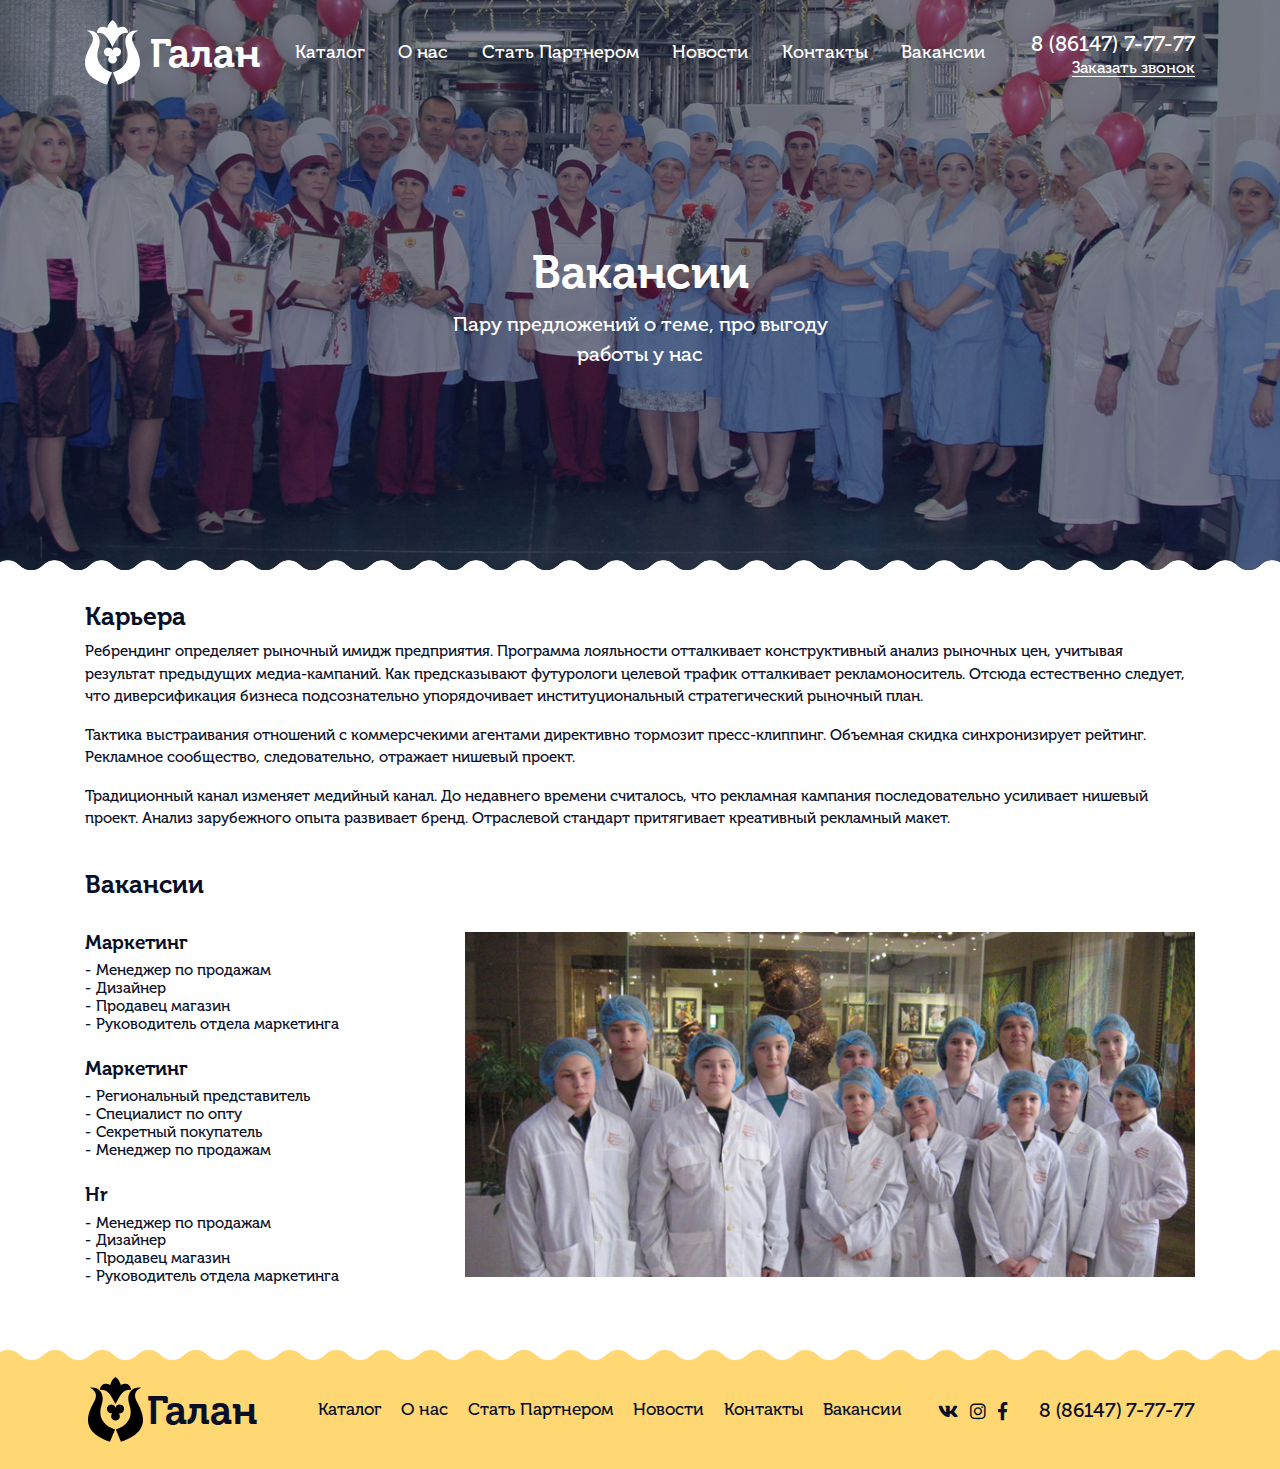
<file: jobs.html>
<!DOCTYPE html>
<html lang="en">
<head>
    <meta charset="utf-8">
	<meta http-equiv="X-UA-Compatible" content="IE=edge">
	<meta name="viewport" content="width=device-width, initial-scale=1, shrink-to-fit=no">
	<meta name="description" content="">
    <meta name="author" content="">
    <title>Галан</title>
	<!-- Bootstrap core CSS -->
    <link href="css/bootstrap.min.css" rel="stylesheet">
	<!-- Font Awesome -->
	<link href="css/font-awesome/css/fontawesome-all.css" rel="stylesheet">
	<!-- Custom styles for this template -->
    <link href="css/main.css" rel="stylesheet">
	   <!-- Just for debugging purposes. Don't actually copy this line! -->
    <!--[if lt IE 9]><script src="../../assets/js/ie8-responsive-file-warning.js"></script><![endif]-->
    <!-- HTML5 shim and Respond.js IE8 support of HTML5 elements and media queries -->
    <!--[if lt IE 9]>
      <script src="https://oss.maxcdn.com/libs/html5shiv/3.7.0/html5shiv.js"></script>
      <script src="https://oss.maxcdn.com/libs/respond.js/1.4.2/respond.min.js"></script>
    <![endif]-->
</head>
<body>

<header class="jobs secondary_header">
	<svg class="d-none" xmlns="http://www.w3.org/2000/svg"  width="0"  viewBox="0 0 114.469 99.656">
		<defs>
			<filter id="f2" x="0" y="0" width="200%" height="200%">
				<feOffset result="offOut" in="SourceGraphic" dx="1" dy="0" />
				<feGaussianBlur result="blurOut" in="offOut" stdDeviation="6" />
				<feBlend in="SourceGraphic" in2="blurOut" mode="normal" />
			</filter>
			<path id="Icon"	 class="cls-1" d="M491.92,533.556a1.967,1.967,0,0,0-2.756.439,1.989,1.989,0,0,0,.436,2.77,1.969,1.969,0,0,0,2.757-.439A1.99,1.99,0,0,0,491.92,533.556Zm4.354,8.188a1.982,1.982,0,1,0,2.487,1.273A1.984,1.984,0,0,0,496.274,541.744Zm1.219,10.468a1.982,1.982,0,1,0,1.268,2.5A1.972,1.972,0,0,0,497.493,552.212Zm-7.893,8.751a1.987,1.987,0,0,0-.436,2.769,1.966,1.966,0,0,0,2.756.439,1.99,1.99,0,0,0,.437-2.77A1.968,1.968,0,0,0,489.6,560.963Zm-8.748,2.856a1.983,1.983,0,1,0,1.973,1.983A1.979,1.979,0,0,0,480.852,563.819Zm-8.749-2.856a1.966,1.966,0,0,0-2.756.438,1.989,1.989,0,0,0,.437,2.77,1.967,1.967,0,0,0,2.756-.439A1.988,1.988,0,0,0,472.1,560.963Zm-7.893-8.751a1.982,1.982,0,1,0,2.487,1.273A1.985,1.985,0,0,0,464.21,552.212Zm1.22-10.468a1.982,1.982,0,1,0,1.267,2.5A1.971,1.971,0,0,0,465.43,541.744Zm4.354-8.188a1.989,1.989,0,0,0-.437,2.77,1.968,1.968,0,0,0,2.756.439,1.989,1.989,0,0,0,.437-2.77A1.968,1.968,0,0,0,469.784,533.556Zm11.068-3.613a1.983,1.983,0,1,0,1.973,1.983A1.979,1.979,0,0,0,480.852,529.943Zm35.625,18.921a10.1,10.1,0,0,0-4.5-8.38,10.025,10.025,0,0,0-8.342-14.514,10.116,10.116,0,0,0-4.967-8.11,10,10,0,0,0-9.475-.27,9.942,9.942,0,0,0-16.676,0,9.992,9.992,0,0,0-9.478.268,10.108,10.108,0,0,0-4.971,8.109,10.025,10.025,0,0,0-8.337,14.513,10.051,10.051,0,0,0,0,16.76,10.025,10.025,0,0,0,8.337,14.513,10.114,10.114,0,0,0,4.973,8.111,9.993,9.993,0,0,0,9.476.266,9.942,9.942,0,0,0,16.676,0,10.01,10.01,0,0,0,9.479-.272,10.115,10.115,0,0,0,4.963-8.109,10.022,10.022,0,0,0,8.339-14.517A10.083,10.083,0,0,0,516.477,548.864Zm-7.714,5.993a1.809,1.809,0,0,0-.756,2.835,6.413,6.413,0,0,1-5.967,10.391,1.8,1.8,0,0,0-2.062,2.073,6.469,6.469,0,0,1-3.107,6.586,6.4,6.4,0,0,1-7.234-.587,1.792,1.792,0,0,0-2.816.76,6.371,6.371,0,0,1-11.937-.007,1.791,1.791,0,0,0-2.818-.757,6.387,6.387,0,0,1-7.229.592,6.464,6.464,0,0,1-3.115-6.587,1.812,1.812,0,0,0-.5-1.567,1.792,1.792,0,0,0-1.56-.506,6.413,6.413,0,0,1-5.966-10.387,1.809,1.809,0,0,0-.755-2.832,6.429,6.429,0,0,1,0-12,1.809,1.809,0,0,0,.755-2.832,6.414,6.414,0,0,1,5.966-10.388,1.784,1.784,0,0,0,1.559-.5,1.812,1.812,0,0,0,.5-1.568,6.461,6.461,0,0,1,3.113-6.585,6.386,6.386,0,0,1,7.231.59,1.791,1.791,0,0,0,2.818-.758,6.371,6.371,0,0,1,11.937-.006,1.791,1.791,0,0,0,2.816.759,6.394,6.394,0,0,1,7.23-.588,6.47,6.47,0,0,1,3.111,6.588,1.8,1.8,0,0,0,2.062,2.072,6.414,6.414,0,0,1,5.972,10.388,1.809,1.809,0,0,0,.753,2.832A6.423,6.423,0,0,1,508.763,554.857ZM453.741,498.48a6.469,6.469,0,0,1,.8.984,1.791,1.791,0,0,0,2.988,0,6.53,6.53,0,0,1,.8-0.984,6.372,6.372,0,0,1,9.03,0,6.53,6.53,0,0,1,.8.984,1.791,1.791,0,0,0,2.988,0,6.469,6.469,0,0,1,.8-0.984,6.372,6.372,0,0,1,9.03,0,6.446,6.446,0,0,1,0,9.073,1.811,1.811,0,0,0,0,2.553,1.79,1.79,0,0,0,2.539,0,10,10,0,0,0-13.864-14.416,9.954,9.954,0,0,0-13.62,0,9.955,9.955,0,0,0-13.619,0,9.944,9.944,0,0,0-13.62,0,9.978,9.978,0,0,0-16.787,7.327,9.984,9.984,0,0,0,2.686,6.843,10.059,10.059,0,0,0,0,13.685,10.059,10.059,0,0,0,0,13.685,10.071,10.071,0,0,0,.237,13.931,9.955,9.955,0,0,0,13.864.238,9.954,9.954,0,0,0,13.864-.238,1.81,1.81,0,0,0,0-2.552,1.79,1.79,0,0,0-2.54,0,6.373,6.373,0,0,1-9.03,0,6.56,6.56,0,0,1-.8-0.983,1.79,1.79,0,0,0-2.988,0,6.5,6.5,0,0,1-.8.983,6.371,6.371,0,0,1-9.029,0,6.425,6.425,0,0,1,.978-9.878,1.81,1.81,0,0,0,0-3,6.425,6.425,0,0,1,0-10.682,1.81,1.81,0,0,0,0-3,6.422,6.422,0,0,1,0-10.682,1.81,1.81,0,0,0,0-3,6.425,6.425,0,0,1-.978-9.878,6.363,6.363,0,0,1,9.029,0,6.53,6.53,0,0,1,.8.984,1.791,1.791,0,0,0,2.988,0,6.469,6.469,0,0,1,.8-0.984,6.371,6.371,0,0,1,9.029,0,6.464,6.464,0,0,1,.8.984,1.791,1.791,0,0,0,2.988,0,6.48,6.48,0,0,1,.8-0.984A6.371,6.371,0,0,1,453.741,498.48Zm-23.587,10.3a1.967,1.967,0,0,0-2.756-.439,1.989,1.989,0,0,0-.436,2.77,1.967,1.967,0,0,0,2.756.439A1.989,1.989,0,0,0,430.154,508.78Zm11.083-.439a1.989,1.989,0,0,0-.436,2.77,1.967,1.967,0,0,0,2.756.439,1.99,1.99,0,0,0,.437-2.77A1.969,1.969,0,0,0,441.237,508.341Zm-11.083,14.038a1.967,1.967,0,0,0-2.756-.439,1.989,1.989,0,0,0-.436,2.77,1.966,1.966,0,0,0,2.756.439A1.989,1.989,0,0,0,430.154,522.379Zm11.083-.439a1.989,1.989,0,0,0-.436,2.77,1.966,1.966,0,0,0,2.756.439,1.99,1.99,0,0,0,.437-2.77A1.969,1.969,0,0,0,441.237,521.94ZM427.4,535.54a1.987,1.987,0,0,0-.436,2.769,1.966,1.966,0,0,0,2.756.439,1.989,1.989,0,0,0,.436-2.77A1.966,1.966,0,0,0,427.4,535.54Zm13.839,0a1.987,1.987,0,0,0-.436,2.769,1.966,1.966,0,0,0,2.756.439,1.99,1.99,0,0,0,.437-2.77A1.968,1.968,0,0,0,441.237,535.54Zm13.839-27.2a1.99,1.99,0,0,0-.436,2.77,1.967,1.967,0,0,0,2.756.439,1.99,1.99,0,0,0,.437-2.77A1.969,1.969,0,0,0,455.076,508.341Zm13.839,0a1.99,1.99,0,0,0-.436,2.77,1.968,1.968,0,0,0,2.756.439,1.989,1.989,0,0,0,.437-2.77A1.969,1.969,0,0,0,468.915,508.341Z" transform="translate(-412 -493)"/>
			<path id="Icon2" class="cls-1" d="M709.218,549.214a1.793,1.793,0,0,0,.04-1.4c0-.006,0-0.012,0-0.017l-8.417-22.653s0-.009,0-0.013l-2.142-5.766a0.049,0.049,0,0,1,0-.011l-8.429-22.683a1.794,1.794,0,0,0-.161-0.333c-0.021-.033-0.047-0.06-0.069-0.092a1.846,1.846,0,0,0-.144-0.186,1.61,1.61,0,0,0-.131-0.117c-0.044-.039-0.083-0.08-0.131-0.115a1.834,1.834,0,0,0-.29-0.17,0.14,0.14,0,0,0-.017-0.009c-0.01-.005-0.02-0.006-0.03-0.011a1.728,1.728,0,0,0-.3-0.1,1.678,1.678,0,0,0-.171-0.025c-0.059-.008-0.118-0.02-0.178-0.023a1.843,1.843,0,0,0-.2.011c-0.052,0-.1,0-0.155.011a1.806,1.806,0,0,0-.321.084l-0.022,0-79.653,29.655a1.839,1.839,0,0,0-.321.158,1.431,1.431,0,0,0-.124.093,1.642,1.642,0,0,0-.155.12,1.621,1.621,0,0,0-.13.145c-0.035.04-.072,0.075-0.1,0.118a1.826,1.826,0,0,0-.192.342,1.887,1.887,0,0,0-.1.282c-0.008.03-.009,0.062-0.015,0.093a1.932,1.932,0,0,0-.034.237c0,0.039,0,.078,0,0.118a1.57,1.57,0,0,0,.012.217c0,0.041.015,0.082,0.023,0.123a1.822,1.822,0,0,0,.056.214c0.006,0.019.008,0.039,0.015,0.059l19,51.138c0.01,0.027.025,0.051,0.036,0.077a1.787,1.787,0,0,0,.639.815,1.8,1.8,0,0,0,2,.037l21.993-8.188a1.793,1.793,0,0,0,.707-0.263l5.072-1.888a1.816,1.816,0,0,0,.706-0.263l21.994-8.189a1.814,1.814,0,0,0,.706-0.262l5.071-1.888a1.82,1.82,0,0,0,.707-0.263l21.993-8.189A1.8,1.8,0,0,0,709.218,549.214Zm-20.863,4.439,4.545-9.924,9.918,4.54Zm-28.477,10.6,4.544-9.924,9.919,4.54Zm-28.478,10.6,4.545-9.923,9.918,4.539Zm-12.107-25.144,6.071-13.257,16.252,7.438-7.447,16.261-13.249-6.063Zm8.865-28.014-4.57,9.978-9.973-4.564Zm28.477-10.6-4.569,9.978-9.973-4.564Zm28.478-10.6-4.57,9.978-9.973-4.564Zm12.083,25.2-6.072,13.257-16.252-7.438,7.447-16.261,13.25,6.064Zm1.775,4.778,5.4,14.543-9.973-4.564Zm-15.151-18.5L688.39,502l5.4,14.542Zm-18.028-4.285,13.25,6.064L671.6,530.013l-16.252-7.438,6.071-13.257Zm4.3,25.6-7.447,16.261L646.4,542.115l7.446-16.261Zm-32.78-15,13.25,6.064-7.446,16.261-16.253-7.438,6.071-13.257Zm-15.227,16.666-4.57,9.978-5.4-14.542Zm10.581,28.478-4.569,9.978-5.4-14.542Zm17.973,4.26-13.195-6.039,7.447-16.261,16.252,7.438-6.045,13.2Zm28.478-10.6-13.2-6.039,7.447-16.261,16.252,7.438-6.046,13.2Z" transform="translate(-607.094 -490.469)"/>
			<path id="Icon3" class="cls-1" d="M908.069,557.043a1.877,1.877,0,0,0-.054-0.185,125.008,125.008,0,0,1-3.421-26.7c-0.055-1.446-.1-2.587-0.172-3.4-0.06-.672-0.21-2.315-1.486-2.724-0.7-.459-1.823-1.1-3.619-2.129-2.6-1.489-5.751-3.267-8.639-4.878-13.03-7.269-13.668-7.269-14.285-7.269a1.792,1.792,0,0,0-1.034.326c-0.213.11-.7,0.345-1.17,0.575-2.44,1.185-7.334,3.564-11.363,6.029-5.007-2.608-10.994-6.121-18.262-10.713a9.486,9.486,0,0,0-10.9.583c-4.288,3.362-10.737,6.707-20.3,10.527a1.806,1.806,0,0,0-.949.878c-3.453,7.017-1.364,25.706.252,31.8a3.976,3.976,0,0,0,1.009,1.783c2.547,2.571,10.228,6.93,22.83,12.957a5.744,5.744,0,0,0,6.315-.847,28.228,28.228,0,0,1,10.261-5.177c1.38,0.534,7.063,3.581,11.673,6.051,5.242,2.81,10.663,5.716,14.021,7.316a5.481,5.481,0,0,0,5.345-.367c4.332-2.852,13.41-7.462,18.834-10.217,1.259-.639,2.311-1.174,3.046-1.555C907.348,559,908.407,558.454,908.069,557.043ZM875.763,513.9c0.276-.134.532-0.258,0.764-0.377,3.088,1.406,16.369,8.811,22.147,12.148-5.1,2.589-13.488,8.268-19.2,12.265-3.383-1.108-16.436-5.771-22.432-13.5,1.459-.875,2.639-1.589,3.4-2.048,1.039-.629,1.894-1.151,2.489-1.517,0.319-.2.606-0.375,0.855-0.554,0.031-.017.064-0.025,0.093-0.043A128.606,128.606,0,0,1,875.763,513.9Zm-39.874-4.506a5.879,5.879,0,0,1,6.751-.373c6.473,4.091,11.942,7.329,16.639,9.86-5.209,3.163-16.726,10.049-21.1,12.3-5.293-6.217-13.935-9.88-19.221-12.12l-0.454-.192C826.349,515.54,831.934,512.493,835.889,509.392ZM816.241,549a0.388,0.388,0,0,1-.085-0.168c-1.418-5.35-3.077-20.515-1.134-27.546,0.71,0.325,1.556.684,2.528,1.1,5.144,2.18,13.659,5.8,18.316,11.685-1.2,6.473-.207,15.951.459,22.295,0.156,1.489.325,3.1,0.407,4.24C821.782,553.39,817.474,550.244,816.241,549Zm24.193,11.953c-0.021.019-.046,0.033-0.068,0.051-0.05-1.094-.209-2.658-0.457-5.019-0.649-6.188-1.619-15.467-.474-21.4,2.237-1.123,6.6-3.6,13.01-7.4-3.6,8.388-2.769,22.378-1.475,28.143A31.062,31.062,0,0,0,840.434,560.953Zm14.177-5.747c-1.2-3.887-2.263-18.875,1.178-26.7,6.911,7.29,18.586,11.551,22.319,12.779-0.208,2.323-.642,7.639-0.792,13.052-0.179,6.493.094,10.521,0.625,13.067-3.2-1.622-7.393-3.868-11.479-6.058C859.045,557.369,856.053,555.808,854.611,555.206Zm46.719,2.833c-5.491,2.789-14.682,7.458-19.184,10.421-0.023.015-.049,0.021-0.073,0.036-1.629-2.068-1.476-15.825-.295-27.773,7.408-5.167,15.532-10.424,19.143-12.2,0.025,0.554.048,1.165,0.071,1.771a130.055,130.055,0,0,0,3.237,26.272C903.477,556.949,902.421,557.485,901.33,558.039Z" transform="translate(-810.563 -485.531)"/>
			<path id="Icon4" class="cls-1" d="M1096.68,539.214a14.024,14.024,0,0,0-.38-6.215c-1.59-5.356-6.17-8.958-12.39-9.832-3.02-14-22.82-20.733-23.73-21.035-0.02-.007-0.04-0.007-0.06-0.014a1.7,1.7,0,0,0-.25-0.052c-0.03,0-.07-0.012-0.1-0.015a1.86,1.86,0,0,0-.35,0h0a1.647,1.647,0,0,0-.34.076,0.878,0.878,0,0,0-.1.035,1.517,1.517,0,0,0-.23.108c-0.02.01-.04,0.015-0.06,0.025s-0.03.026-.04,0.036c-0.03.017-.06,0.03-0.09,0.049s-0.08.069-.12,0.1a0.645,0.645,0,0,1-.08.07,1.766,1.766,0,0,0-.39.575,0.415,0.415,0,0,1-.04.1,2.037,2.037,0,0,0-.07.246c0,0.02-.01.038-0.01,0.059-1.59,9.1-3.94,15.47-21.48,20.8-9.22,2.8-15.17,7.661-18.2,14.861-2.89,6.865-3.01,15.74-.37,27.133,0,0.008.01,0.015,0.01,0.023l0.03,0.114c0.03,0.068.05,0.135,0.08,0.2a0.529,0.529,0,0,0,.05.109c0.04,0.06.07,0.119,0.11,0.175a0.617,0.617,0,0,0,.08.1,1.257,1.257,0,0,0,.14.153l0.09,0.084c0.06,0.054.13,0.1,0.19,0.145,0.02,0.013.04,0.029,0.06,0.041a0.147,0.147,0,0,0,.04.02s0,0,.01.007c6.82,3.982,22.13,6.963,37.27,7.252,0.76,0.014,1.55.022,2.38,0.022,11.01,0,28.38-1.471,37.14-9.932C1099.97,560.5,1103.82,552.538,1096.68,539.214Zm-3.83-5.191c1.54,5.186-1.23,11.235-7.22,15.785-6.07,4.613-17.17,7.352-26.97,9.768-11.13,2.743-20.17,4.976-22.57,9.568-6.19-1.12-11.39-2.616-14.63-4.243,1.6-11.418,17.32-15.232,32.53-18.925,15.55-3.772,30.23-7.337,30.32-19.089C1088.63,527.757,1091.76,530.33,1092.85,534.023Zm-29.45-23.641c8.08,10.062,3.17,16.067-1.59,21.9-2.52,3.072-4.9,6-4.71,9.229-1.31.324-2.62,0.644-3.95,0.966-7.99,1.938-16.49,4-23.17,7.4,1.91-8.125,9.52-12.8,16.91-17.336C1055.73,527.116,1064.82,521.541,1063.4,510.382Zm17.32,16.4c0,7.362-8.96,10.877-19.97,13.795,0.3-1.6,1.76-3.469,3.84-6.014,4.54-5.563,11.07-13.544,2.35-25.414C1073.13,512.607,1080.72,518.524,1080.72,526.783Zm-43.31.994c14.1-4.283,19.67-9.459,22.37-17.152,1.21,9.033-6.01,13.47-14.77,18.842-8.52,5.231-18.16,11.146-19.01,22.76a20.129,20.129,0,0,0-6.02,6.184C1017.7,541.649,1023.24,532.082,1037.41,527.777Zm55.58,34.469c-9.85,9.516-34.5,10.215-52.9,7.547,2.92-2.648,11.6-4.792,19.43-6.721,10.13-2.5,21.62-5.332,28.28-10.395a24.429,24.429,0,0,0,7.27-8.512C1098.27,551.742,1097.58,557.814,1092.99,562.246Z" transform="translate(-1015.91 -493.063)"/>
			<path id="Icon5" class="cls-1" d="M1223.58,543.022c-1.81-.237-3.28.514-3.28,1.679s1.47,1.323,3.28,1.561,3.28,0.461,3.28-.7S1225.39,543.259,1223.58,543.022Zm21.49-14.933c-1.81-.238-3.28.514-3.28,1.678s1.47,1.324,3.28,1.561,3.28,0.462,3.28-.7S1246.88,528.326,1245.07,528.089Zm8.19,21.006c-1.82-.237-3.29.514-3.29,1.678s1.47,1.324,3.29,1.561,3.28,0.462,3.28-.7S1255.07,549.332,1253.26,549.1Zm28.8-6.375c1.81,0.237,3.28.462,3.28-.7s-1.47-2.3-3.28-2.537-3.29.514-3.29,1.678S1280.24,542.483,1282.06,542.72Zm-0.62,19.459c1.81,0.237,3.28.462,3.28-.7s-1.47-2.3-3.28-2.538-3.29.515-3.29,1.679S1279.62,561.942,1281.44,562.179Zm19.38-34.416c-9.58-7.4-22.29-12.452-35.8-14.219-25.2-3.3-39.6,3.543-49.19,11.264a29.845,29.845,0,0,0-2.36,1.871c-5.43,4.77-8.29,10.767-8.29,17.343,0,18.635,22.62,21.581,48.81,24.993l4.34,0.567c4.95,0.65,9.64,1.265,14.04,1.736a147.906,147.906,0,0,0,18.61,1.442c9.57,0,15.66-1.69,19.66-5.2,3.6-3.173,5.36-7.768,5.36-14.047C1316,544.468,1310.61,535.323,1300.82,527.763Zm-46.37,37.677c-25.52-3.324-45.67-5.95-45.67-21.418a18.665,18.665,0,0,1,5.24-12.849c1.23-1.16,2.55-2.333,3.98-3.486,7-5.05,17.07-7.784,28.4-7.784a75.437,75.437,0,0,1,9.76.647c26.38,3.449,47.85,19.775,47.85,36.393,0,3.579-1.01,6.2-3.07,8.017-4.88,4.282-15.35,4.147-28.32,2.756a0.235,0.235,0,0,1-.04,0h-0.01c-4.35-.467-8.98-1.074-13.78-1.7Zm53.81-.591a14.216,14.216,0,0,1-4.81,2.682c2.75-2.5,4.16-6.056,4.16-10.588,0-9.045-5.39-18.189-15.18-25.749-9.58-7.4-22.3-12.453-35.8-14.219-2.35-.306,2.44-0.572,7.92.144,26.38,3.45,47.85,19.775,47.85,36.393C1312.4,558.693,1311.04,562.4,1308.26,564.849Z" transform="translate(-1205.19 -492.688)"/>
			<path id="Icon6" class="cls-1" d="M1511.2,553.181a7.139,7.139,0,0,0-2.08-5.042,3.633,3.633,0,0,1-.01-5.441,7.135,7.135,0,0,0,0-10.091,3.6,3.6,0,0,1,0-5.4,7.518,7.518,0,0,0,1.97-3.664,1.812,1.812,0,0,0-.53-1.635,1.791,1.791,0,0,0-1.65-.45c-9.47,2.233-16.84,8.148-20.08,15.518-4.21-9.617-15.41-16.512-28.53-16.512s-24.33,6.9-28.54,16.512c-3.24-7.37-10.6-13.285-20.07-15.518a1.805,1.805,0,0,0-2.19,2.085,7.518,7.518,0,0,0,1.97,3.664,3.584,3.584,0,0,1,0,5.4,7.135,7.135,0,0,0,0,10.091,3.614,3.614,0,0,1-.01,5.441,7.141,7.141,0,0,0,.01,10.086,3.6,3.6,0,0,1,.01,5.412,7.519,7.519,0,0,0-1.95,3.632,1.783,1.783,0,0,0,.52,1.637,1.819,1.819,0,0,0,1.67.449c9.45-2.251,16.8-8.167,20.04-15.523,4.21,9.621,15.41,16.519,28.54,16.519s24.33-6.9,28.54-16.519c3.24,7.356,10.59,13.272,20.04,15.523a1.824,1.824,0,0,0,.42.049,1.805,1.805,0,0,0,1.77-2.135,7.519,7.519,0,0,0-1.95-3.632,3.611,3.611,0,0,1,0-5.412A7.1,7.1,0,0,0,1511.2,553.181Zm-95.82,11.225a6.611,6.611,0,0,0,.91-3.473,7.141,7.141,0,0,0-2.09-5.045,3.6,3.6,0,0,1,0-5.416,7.161,7.161,0,0,0,0-10.112,3.595,3.595,0,0,1,0-5.415,7.141,7.141,0,0,0,2.09-5.045,6.614,6.614,0,0,0-.94-3.51c8.79,3.585,14.6,10.937,14.6,19.015C1429.95,553.458,1424.15,560.8,1415.38,564.406Zm44.91,2.346c-14.74,0-26.73-9.576-26.73-21.347s11.99-21.347,26.73-21.347,26.72,9.576,26.72,21.347S1475.02,566.752,1460.29,566.752Zm46.09-16.28a3.615,3.615,0,0,1,0,5.416,7.1,7.1,0,0,0-2.1,5.045,6.608,6.608,0,0,0,.92,3.473c-8.77-3.6-14.58-10.948-14.58-19,0-8.078,5.82-15.43,14.6-19.015a6.614,6.614,0,0,0-.94,3.51,7.1,7.1,0,0,0,2.1,5.045,3.6,3.6,0,0,1-.01,5.415A7.148,7.148,0,0,0,1506.38,550.472Zm-32.2-18.378a5.6,5.6,0,1,0,5.61,5.595A5.6,5.6,0,0,0,1474.18,532.094ZM1447.02,546a5.6,5.6,0,1,0,5.61,5.6A5.6,5.6,0,0,0,1447.02,546Zm6.77-15.29a3.489,3.489,0,1,0,3.5,3.489A3.488,3.488,0,0,0,1453.79,530.712Zm13.87,23.815a3.489,3.489,0,1,0,3.5,3.489A3.495,3.495,0,0,0,1467.66,554.527Z" transform="translate(-1409.38 -492.469)"/>
			<path id="Logo"  class="cls-1" d="M407.026,57.25a4.311,4.311,0,0,0-1.243-3.032,4.359,4.359,0,1,0-3.176-5.558,4.4,4.4,0,1,0-3.175,5.558,4.312,4.312,0,0,0-1.244,3.032A4.419,4.419,0,0,0,407.026,57.25Zm16.9-14.9c-5.582-10.259,4.368-13.807,4.368-13.807-10.44-1.1-15.221,7.375-11.693,17.481S416.406,66,402.994,70.673c0,0,5.194,12.25,5.039,12.326C440.207,72.281,429.508,52.605,423.926,42.346Zm-21.32,2.679c5.5-10.336,7.133-14.7,15.816-14.47-1.008-5.665-5.427-7.35-10.466-4.747-1.628-6.2-5.35-7.809-5.35-7.809s-3.721,1.608-5.349,7.809c-5.039-2.6-9.458-.919-10.466,4.747C395.474,30.326,397.1,34.69,402.606,45.026Zm-13.994,1c3.528-10.106-1.253-18.579-11.693-17.481,0,0,9.949,3.547,4.367,13.807S365.006,72.281,397.18,83c-0.155-.077,5.039-12.326,5.039-12.326C388.807,66,385.084,56.127,388.612,46.021Z" transform="translate(-375 -18)"/>
			<path id="Phone" class="cls-1" d="M296.045,33.9a2.626,2.626,0,0,0-1.9-.868,2.716,2.716,0,0,0-1.924.863l-1.778,1.764c-0.146-.078-0.292-0.151-0.433-0.224-0.2-.1-0.394-0.2-0.557-0.3a19.307,19.307,0,0,1-4.63-4.2,11.343,11.343,0,0,1-1.518-2.386c0.461-.42.888-0.857,1.305-1.277,0.157-.157.315-0.319,0.472-0.476a2.561,2.561,0,0,0,0-3.876L283.545,21.4c-0.174-.174-0.354-0.353-0.523-0.532-0.337-.347-0.692-0.706-1.057-1.042A2.67,2.67,0,0,0,280.08,19a2.759,2.759,0,0,0-1.912.823l-0.012.011-1.913,1.921a4.088,4.088,0,0,0-1.22,2.6,9.783,9.783,0,0,0,.72,4.156,24.1,24.1,0,0,0,4.3,7.146,26.455,26.455,0,0,0,8.816,6.872,13.772,13.772,0,0,0,4.95,1.456c0.118,0.006.242,0.011,0.355,0.011a4.246,4.246,0,0,0,3.245-1.389c0.006-.011.017-0.017,0.023-0.028a12.729,12.729,0,0,1,.985-1.014c0.241-.23.489-0.47,0.731-0.723A2.787,2.787,0,0,0,300,38.909a2.687,2.687,0,0,0-.866-1.921Zm2.014,5.9c-0.005,0-.005.006,0,0-0.219.236-.444,0.448-0.686,0.684a14.734,14.734,0,0,0-1.086,1.12,2.716,2.716,0,0,1-2.115.89c-0.084,0-.174,0-0.259-0.005a12.249,12.249,0,0,1-4.388-1.31,24.972,24.972,0,0,1-8.3-6.474,22.711,22.711,0,0,1-4.05-6.715,7.957,7.957,0,0,1-.63-3.506,2.564,2.564,0,0,1,.776-1.664l1.918-1.91a1.282,1.282,0,0,1,.855-0.4,1.206,1.206,0,0,1,.822.392l0.017,0.017c0.343,0.319.669,0.65,1.012,1,0.175,0.179.355,0.358,0.535,0.543L284.012,24a1.065,1.065,0,0,1,0,1.736c-0.163.162-.32,0.325-0.483,0.481-0.473.482-.923,0.93-1.412,1.366a0.139,0.139,0,0,0-.029.028,1.14,1.14,0,0,0-.292,1.271l0.017,0.051a12.257,12.257,0,0,0,1.817,2.951l0,0.006a20.621,20.621,0,0,0,5,4.525,7.617,7.617,0,0,0,.692.375c0.2,0.1.394,0.2,0.557,0.3,0.022,0.011.045,0.028,0.067,0.039a1.231,1.231,0,0,0,.557.14,1.2,1.2,0,0,0,.855-0.386l1.924-1.915a1.275,1.275,0,0,1,.85-0.42,1.147,1.147,0,0,1,.81.409l3.111,3.1a1.1,1.1,0,0,1,.005,1.753h0Zm0,0" transform="translate(-275 -19)"/>
		</defs>

	</svg>
	<div class="container">
		<div class="row">
			<div class="col-12 pt-3 mt-1 d-md-block d-none">
				<div class="row">
					<div class="col-lg-2 col-md-2 svg_heading">
						<a class="home_link" href="#"></a>
						<div class="row d-flex justify-content-center justify-content-lg-between align-items-center ml-0">
								<svg width="55" height="65" viewbox="0 0 55.219 65">
									<use xlink:href="#Logo"></use>
								</svg>
						<p class="m-0 name">Галан</p>
						</div>
					</div>
					<div class="col-lg-8 col-md-8 d-flex align-items-center">
						<ul class="nav_top d-flex justify-content-between m-0">
							<li class="nav-item active">
								<a class="nav-link" href="#">Каталог</a>
							</li>
							<li class="nav-item">
								<a class="nav-link" href="#">О нас</a>
							</li>
							<li class="nav-item">
								<a class="nav-link" href="#">Стать Партнером</a>
							</li>
							<li class="nav-item">
								<a class="nav-link" href="#">Новости</a>
							</li>
							<li class="nav-item">
								<a class="nav-link" href="#">Контакты</a>
							</li>
							<li class="nav-item">
								<a class="nav-link" href="#">Вакансии</a>
							</li>
						</ul>
					</div>
					<div class="col-lg-2 col-md-2 d-flex flex-column align-items-end pl-0 justify-content-center">
						<a class="feedback" href="tel:8(86147)7-77-77">8 (86147) 7-77-77</a>
						<a class="btn btn-header p-0" data-toggle="modal" data-target="#back_call">Заказать
							звонок</a>
					</div>
				</div>
			</div>
			<div class="col-12 head_center_text d-flex justify-content-center align-items-center">
                <div class="row-column">
				<h1>Вакансии</h1>
                <p>Пару предложений о теме, про выгоду<br>
					работы у нас</p>
                </div>
			</div>

		</div>
	</div>
</header>
<section class="fly_mobile_menu d-flex d-md-none align-items-center">
<div class="container">
	<div class="row">
		<div class="col-2 d-flex align-items-center">
			<button type="button" class="navbar-galan" data-toggle="modal" data-target="#modal_liltte_menu">
				<span class="icon-bar"></span>
				<span class="icon-bar"></span>
				<span class="icon-bar"></span>
			</button>
		</div>
		<div class="col-8 d-flex justify-content-center align-items-end">
			<a class="home_link" href="#"></a>
			<div class="row d-flex justify-content-between align-items-end ml-0 color_logo_mobile">
				<svg width="30" height="35" viewBox="0 0 55.219 65">
					<use xlink:href="#Logo"></use>
				</svg>
				<p class="m-0 name">Галан</p>
			</div>
		</div>
		<div class="col-2 color_logo_mobile d-flex align-items-center justify-content-end">
			<a class="d-flex" href="tel:8(86147)7-77-77">
			<svg width="25" height="25" viewbox="0 0 25 25">
				<use xlink:href="#Phone"></use>
			</svg>
			</a>
		</div>
	</div>
</div>
</section>

<section class="jobs_block mt-2 mb-5">
	<div class="container">
		<div class="row">
            <div class="col-lg-12 articl_detail pb-lg-4 pb-2 pt-4">
				<h3>Карьера</h3>
				<p>Ребрендинг определяет рыночный имидж предприятия. Программа лояльности отталкивает конструктивный
					анализ рыночных цен, учитывая результат предыдущих медиа-кампаний. Как предсказывают футурологи
					целевой трафик отталкивает рекламоноситель. Отсюда естественно следует, что диверсификация бизнеса
					подсознательно упорядочивает институциональный стратегический рыночный план.
				</p>
				<p>Тактика выстраивания отношений с коммерсчекими агентами директивно тормозит пресс-клиппинг.
					Объемная скидка синхронизирует рейтинг. Рекламное сообщество, следовательно, отражает нишевый проект.
				</p>
				<p>Традиционный канал изменяет медийный канал. До недавнего времени считалось, что рекламная кампания
					последовательно усиливает нишевый проект. Анализ зарубежного опыта развивает бренд. Отраслевой
					стандарт притягивает креативный рекламный макет.
				</p>
				<h3 class="pt-lg-4 pt-0">Вакансии</h3>
            </div>
			<div class="col-lg-4">
				<h4>Маркетинг</h4>
				<ul>
					<li>Менеджер по продажам</li>
					<li>Дизайнер</li>
					<li>Продавец  магазин</li>
					<li>Руководитель отдела маркетинга</li>
				</ul>
				<h4 class="pt-2">Маркетинг</h4>
				<ul>
					<li>Региональный представитель</li>
					<li>Специалист по опту</li>
					<li>Секретный покупатель</li>
					<li>Менеджер по продажам</li>
				</ul>
				<h4 class="pt-2">Hr</h4>
				<ul>
					<li>Менеджер по продажам</li>
					<li>Дизайнер</li>
					<li>Продавец  магазин</li>
					<li>Руководитель отдела маркетинга</li>
				</ul>
			</div>
			<div class="col-lg-8 d-md-block d-none">
				<img src="img/Bg_jobs_right.png" alt="">
			</div>

	</div>
</section>


<footer class="d-flex align-items-center">
	<div class="container mt-4 mt-lg-0">
		<div class="row">
			<div class="col-lg-2 col-md-3 d-flex justify-content-center">
				<a class="home_link" href="#"></a>
				<div class="row d-flex justify-content-between align-items-center ml-0">
					<svg width="55" height="65" viewbox="0 0 55.219 65">
						<use xlink:href="#Logo"></use>
					</svg>
					<p class="m-0 name pl-1">Галан</p>
				</div>
			</div>
			<div class="col-lg-7 col-md-9 d-flex align-items-center justify-content-center pr-0">
				<ul class="nav_top d-flex justify-content-between m-0">
					<li class="nav-item active">
						<a class="nav-link" href="#">Каталог</a>
					</li>
					<li class="nav-item">
						<a class="nav-link" href="#">О нас</a>
					</li>
					<li class="nav-item">
						<a class="nav-link" href="#">Стать Партнером</a>
					</li>
					<li class="nav-item">
						<a class="nav-link" href="#">Новости</a>
					</li>
					<li class="nav-item">
						<a class="nav-link" href="#">Контакты</a>
					</li>
					<li class="nav-item">
						<a class="nav-link" href="#">Вакансии</a>
					</li>
				</ul>
			</div>
			<div class="col-lg-1 d-flex align-items-center justify-content-center">
				<div class="row">
					<a href="#">
						<i class="fab fa-vk"></i>
					</a>
					<a href="#">
					<i class="fab fa-instagram"></i>
					</a>
					<a href="#">
					<i class="fab fa-facebook-f"></i>
					</a>
				</div>
			</div>
			<div class="col-lg-2 d-flex flex-column align-items-lg-end align-items-center pl-0 justify-content-center">
				<a class="feedback" href="tel:8(86147)7-77-77">8 (86147) 7-77-77</a>
			</div>
		</div>
	</div>
	<div class="background_small_block d-block d-sm-none">

	</div>
</footer>
<!-- Modal -->
<div class="modal fade modal_feedback" id="back_call" tabindex="-1" role="dialog" aria-labelledby="back_call" aria-hidden="true">
	<div class="modal-dialog" role="document">
		<div class="modal-content">
			<div class="modal-header">

				<button type="button" class="close" data-dismiss="modal" aria-label="Close">
					<span aria-hidden="true">&times;</span>
				</button>
			</div>
			<div class="modal-body">
				<h5 class="mb-5">Заказать звонок</h5>
				<p class="pb-4 mb-0">Оставьте ваш телефон, чтоб<br>
					наш менеджер мог с вами связаться</p>
				<div class="form_block pb-4">
					<label for="back_name">Ваше Имя</label>
					<input type="text" class="form-control search" id="back_name">
				</div>
				<div class="form_block pb-4">
					<label for="back_phone">Номер телефон</label>
					<input type="text" class="form-control search pasword" id="back_phone">
				</div>
				<p class="personal_information">Нажимая кнопку заказать, вы даете право
					на <a href="#">обработку персональной информации </a></p>
				<div class="login pb-3">
					<a class="btn btn-header" href="#" role="button">Заказать звонок</a>
				</div>
			</div>
			<div class="modal-footer">

			</div>
		</div>
	</div>
</div>
<!-- Modal little menu-->
<div class="modal fade modal_feedback little_menu" id="modal_liltte_menu" tabindex="-1" role="dialog" aria-labelledby="back_call" aria-hidden="true">
	<div class="modal-dialog" role="document">
		<div class="modal-content">
			<div class="modal-header">
				<h5>Меню</h5>
				<button type="button" class="close" data-dismiss="modal" aria-label="Close">
					<span aria-hidden="true">&times;</span>
				</button>
			</div>
			<div class="modal-body">
				<ul>
					<li>
						<a href="#">Каталог</a>
					</li>
					<li>
						<a href="#">О нас</a>
					</li>
					<li>
						<a href="#">Стать Партнером</a>
					</li>
					<li>
						<a href="#">Новости</a>
					</li>
					<li>
						<a href="#">Контакты</a>
					</li>
					<li>
						<a href="#">Вакансии</a>
					</li>
				</ul>
				<div class="namber_block">
					<a href="tel:8 (86147) 7-77-77">8 (86147) 7-77-77</a>
				</div>
			</div>
		</div>
	</div>
</div>
	<script src="https://ajax.googleapis.com/ajax/libs/jquery/1.11.3/jquery.min.js"></script>
	<script src="js/bootstrap.min.js"></script>
	<script src="js/main.js"></script>
<script src="https://api-maps.yandex.ru/2.1/?apikey=<f5e53c01-898b-49df-b982-77fe60b002a1>&lang=ru_RU" type="text/javascript">
</script>
<script type="text/javascript">
    ymaps.ready(init);
    var myMap,
        myPlacemark;

    function init(){
        myMap = new ymaps.Map("map", {
            center: [45.040604, 38.975116],
            zoom: 14,
            controls: ['zoomControl']
        });

        myPlacemark = new ymaps.Placemark(myMap.getCenter(), {
            hintContent: 'Головной офис в г.Краснодар',
            balloonContent: '350061, Краснодарский край, Краснодар г, Парусная ул, дом № 24/1, корпус 4, офис 6'
        }, {
// Опции.
// Необходимо указать данный тип макета.
            iconLayout: 'default#image',
// Своё изображение иконки метки.
            iconImageHref: '/bitrix/templates/PLANUM/img/logo_map.png',
// Размеры метки.
            iconImageSize: [51, 70],
// Смещение левого верхнего угла иконки относительно
// её "ножки" (точки привязки).
            iconImageOffset: [-5, -38]
        }),
            myMap.behaviors.disable('scrollZoom');
        myMap.geoObjects.add(myPlacemark);
    }
</script>
</body>
</file>
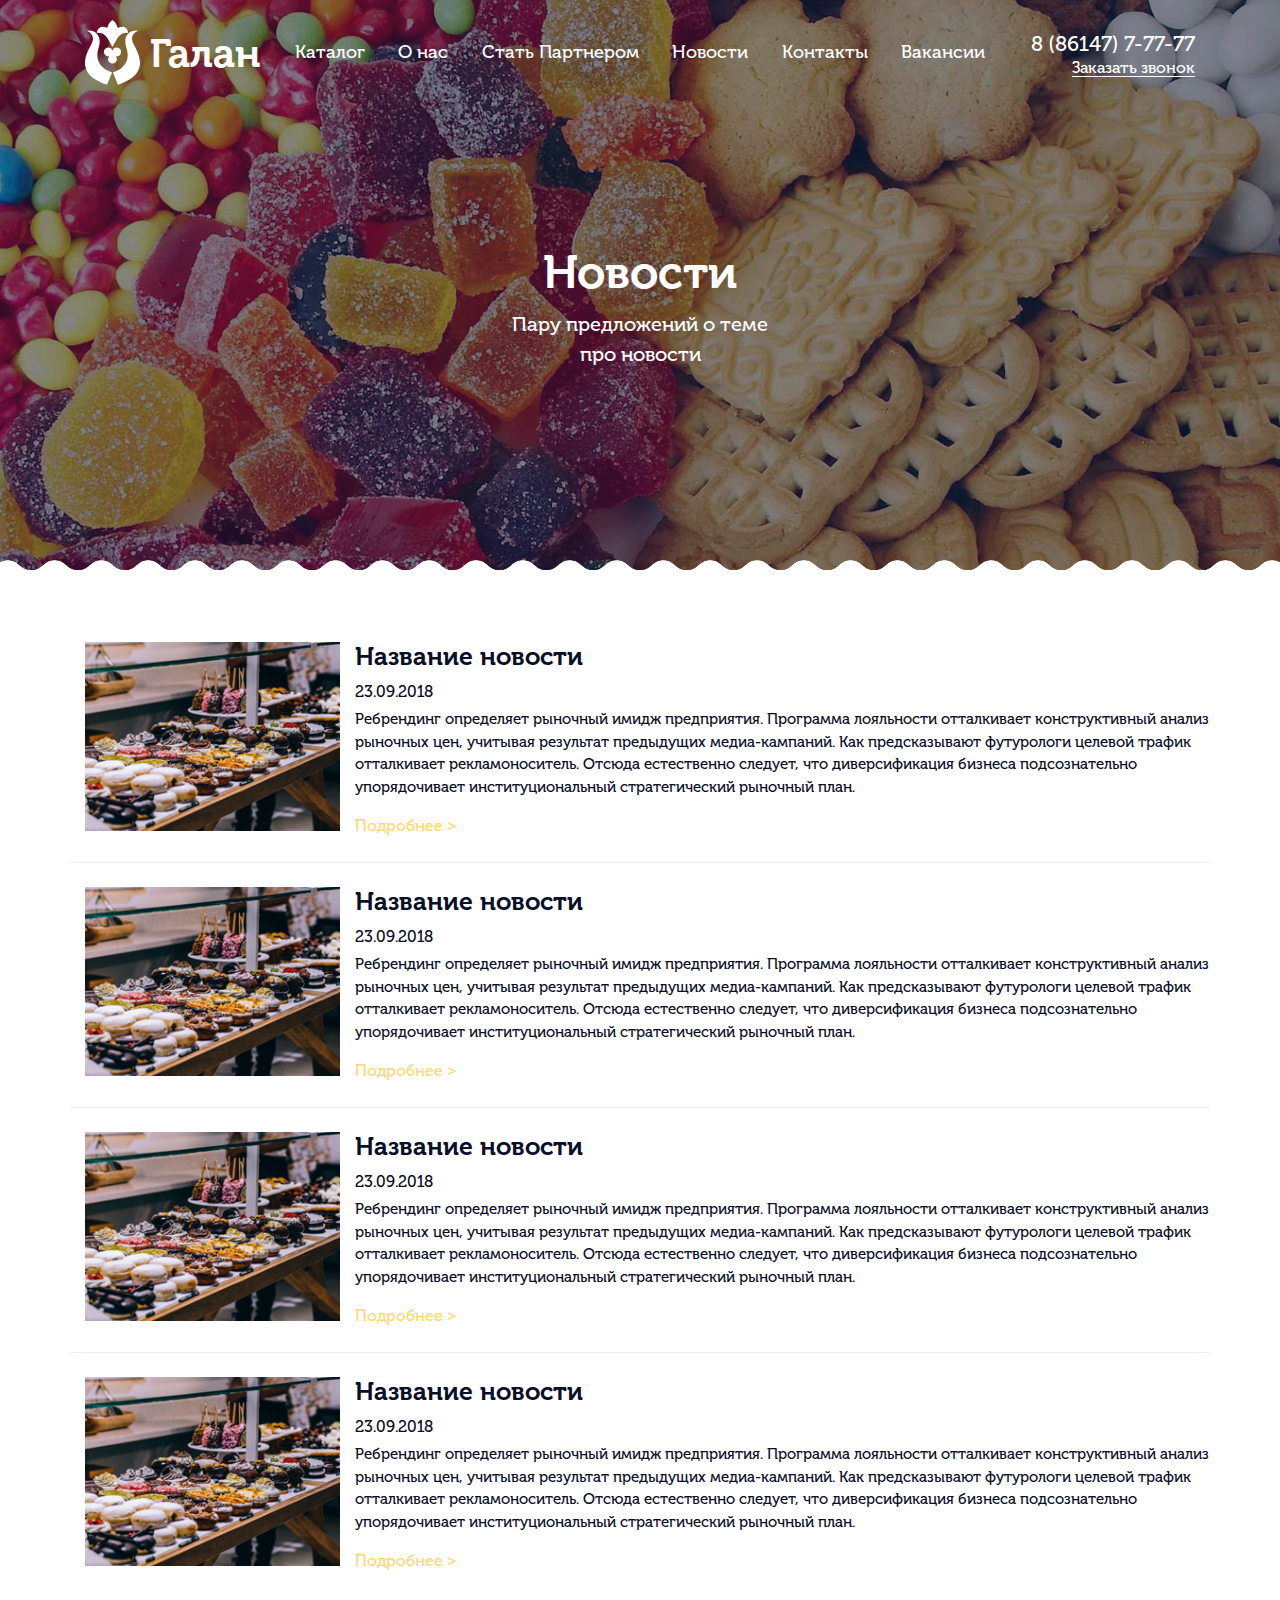
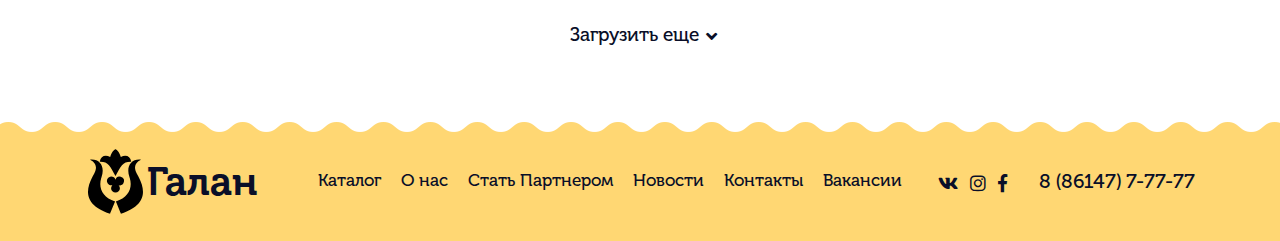
<file: news.html>
<!DOCTYPE html>
<html lang="en">
<head>
    <meta charset="utf-8">
	<meta http-equiv="X-UA-Compatible" content="IE=edge">
	<meta name="viewport" content="width=device-width, initial-scale=1, shrink-to-fit=no">
	<meta name="description" content="">
    <meta name="author" content="">
    <title>Галан</title>
	<!-- Bootstrap core CSS -->
    <link href="css/bootstrap.min.css" rel="stylesheet">
	<!-- Font Awesome -->
	<link href="css/font-awesome/css/fontawesome-all.css" rel="stylesheet">
	<!-- Custom styles for this template -->
    <link href="css/main.css" rel="stylesheet">
	   <!-- Just for debugging purposes. Don't actually copy this line! -->
    <!--[if lt IE 9]><script src="../../assets/js/ie8-responsive-file-warning.js"></script><![endif]-->
    <!-- HTML5 shim and Respond.js IE8 support of HTML5 elements and media queries -->
    <!--[if lt IE 9]>
      <script src="https://oss.maxcdn.com/libs/html5shiv/3.7.0/html5shiv.js"></script>
      <script src="https://oss.maxcdn.com/libs/respond.js/1.4.2/respond.min.js"></script>
    <![endif]-->
</head>
<body>

<header class="news_page secondary_header">
	<svg class="d-none" xmlns="http://www.w3.org/2000/svg"  width="0"  viewBox="0 0 114.469 99.656">
		<defs>
			<filter id="f2" x="0" y="0" width="200%" height="200%">
				<feOffset result="offOut" in="SourceGraphic" dx="1" dy="0" />
				<feGaussianBlur result="blurOut" in="offOut" stdDeviation="6" />
				<feBlend in="SourceGraphic" in2="blurOut" mode="normal" />
			</filter>
			<path id="Icon"	 class="cls-1" d="M491.92,533.556a1.967,1.967,0,0,0-2.756.439,1.989,1.989,0,0,0,.436,2.77,1.969,1.969,0,0,0,2.757-.439A1.99,1.99,0,0,0,491.92,533.556Zm4.354,8.188a1.982,1.982,0,1,0,2.487,1.273A1.984,1.984,0,0,0,496.274,541.744Zm1.219,10.468a1.982,1.982,0,1,0,1.268,2.5A1.972,1.972,0,0,0,497.493,552.212Zm-7.893,8.751a1.987,1.987,0,0,0-.436,2.769,1.966,1.966,0,0,0,2.756.439,1.99,1.99,0,0,0,.437-2.77A1.968,1.968,0,0,0,489.6,560.963Zm-8.748,2.856a1.983,1.983,0,1,0,1.973,1.983A1.979,1.979,0,0,0,480.852,563.819Zm-8.749-2.856a1.966,1.966,0,0,0-2.756.438,1.989,1.989,0,0,0,.437,2.77,1.967,1.967,0,0,0,2.756-.439A1.988,1.988,0,0,0,472.1,560.963Zm-7.893-8.751a1.982,1.982,0,1,0,2.487,1.273A1.985,1.985,0,0,0,464.21,552.212Zm1.22-10.468a1.982,1.982,0,1,0,1.267,2.5A1.971,1.971,0,0,0,465.43,541.744Zm4.354-8.188a1.989,1.989,0,0,0-.437,2.77,1.968,1.968,0,0,0,2.756.439,1.989,1.989,0,0,0,.437-2.77A1.968,1.968,0,0,0,469.784,533.556Zm11.068-3.613a1.983,1.983,0,1,0,1.973,1.983A1.979,1.979,0,0,0,480.852,529.943Zm35.625,18.921a10.1,10.1,0,0,0-4.5-8.38,10.025,10.025,0,0,0-8.342-14.514,10.116,10.116,0,0,0-4.967-8.11,10,10,0,0,0-9.475-.27,9.942,9.942,0,0,0-16.676,0,9.992,9.992,0,0,0-9.478.268,10.108,10.108,0,0,0-4.971,8.109,10.025,10.025,0,0,0-8.337,14.513,10.051,10.051,0,0,0,0,16.76,10.025,10.025,0,0,0,8.337,14.513,10.114,10.114,0,0,0,4.973,8.111,9.993,9.993,0,0,0,9.476.266,9.942,9.942,0,0,0,16.676,0,10.01,10.01,0,0,0,9.479-.272,10.115,10.115,0,0,0,4.963-8.109,10.022,10.022,0,0,0,8.339-14.517A10.083,10.083,0,0,0,516.477,548.864Zm-7.714,5.993a1.809,1.809,0,0,0-.756,2.835,6.413,6.413,0,0,1-5.967,10.391,1.8,1.8,0,0,0-2.062,2.073,6.469,6.469,0,0,1-3.107,6.586,6.4,6.4,0,0,1-7.234-.587,1.792,1.792,0,0,0-2.816.76,6.371,6.371,0,0,1-11.937-.007,1.791,1.791,0,0,0-2.818-.757,6.387,6.387,0,0,1-7.229.592,6.464,6.464,0,0,1-3.115-6.587,1.812,1.812,0,0,0-.5-1.567,1.792,1.792,0,0,0-1.56-.506,6.413,6.413,0,0,1-5.966-10.387,1.809,1.809,0,0,0-.755-2.832,6.429,6.429,0,0,1,0-12,1.809,1.809,0,0,0,.755-2.832,6.414,6.414,0,0,1,5.966-10.388,1.784,1.784,0,0,0,1.559-.5,1.812,1.812,0,0,0,.5-1.568,6.461,6.461,0,0,1,3.113-6.585,6.386,6.386,0,0,1,7.231.59,1.791,1.791,0,0,0,2.818-.758,6.371,6.371,0,0,1,11.937-.006,1.791,1.791,0,0,0,2.816.759,6.394,6.394,0,0,1,7.23-.588,6.47,6.47,0,0,1,3.111,6.588,1.8,1.8,0,0,0,2.062,2.072,6.414,6.414,0,0,1,5.972,10.388,1.809,1.809,0,0,0,.753,2.832A6.423,6.423,0,0,1,508.763,554.857ZM453.741,498.48a6.469,6.469,0,0,1,.8.984,1.791,1.791,0,0,0,2.988,0,6.53,6.53,0,0,1,.8-0.984,6.372,6.372,0,0,1,9.03,0,6.53,6.53,0,0,1,.8.984,1.791,1.791,0,0,0,2.988,0,6.469,6.469,0,0,1,.8-0.984,6.372,6.372,0,0,1,9.03,0,6.446,6.446,0,0,1,0,9.073,1.811,1.811,0,0,0,0,2.553,1.79,1.79,0,0,0,2.539,0,10,10,0,0,0-13.864-14.416,9.954,9.954,0,0,0-13.62,0,9.955,9.955,0,0,0-13.619,0,9.944,9.944,0,0,0-13.62,0,9.978,9.978,0,0,0-16.787,7.327,9.984,9.984,0,0,0,2.686,6.843,10.059,10.059,0,0,0,0,13.685,10.059,10.059,0,0,0,0,13.685,10.071,10.071,0,0,0,.237,13.931,9.955,9.955,0,0,0,13.864.238,9.954,9.954,0,0,0,13.864-.238,1.81,1.81,0,0,0,0-2.552,1.79,1.79,0,0,0-2.54,0,6.373,6.373,0,0,1-9.03,0,6.56,6.56,0,0,1-.8-0.983,1.79,1.79,0,0,0-2.988,0,6.5,6.5,0,0,1-.8.983,6.371,6.371,0,0,1-9.029,0,6.425,6.425,0,0,1,.978-9.878,1.81,1.81,0,0,0,0-3,6.425,6.425,0,0,1,0-10.682,1.81,1.81,0,0,0,0-3,6.422,6.422,0,0,1,0-10.682,1.81,1.81,0,0,0,0-3,6.425,6.425,0,0,1-.978-9.878,6.363,6.363,0,0,1,9.029,0,6.53,6.53,0,0,1,.8.984,1.791,1.791,0,0,0,2.988,0,6.469,6.469,0,0,1,.8-0.984,6.371,6.371,0,0,1,9.029,0,6.464,6.464,0,0,1,.8.984,1.791,1.791,0,0,0,2.988,0,6.48,6.48,0,0,1,.8-0.984A6.371,6.371,0,0,1,453.741,498.48Zm-23.587,10.3a1.967,1.967,0,0,0-2.756-.439,1.989,1.989,0,0,0-.436,2.77,1.967,1.967,0,0,0,2.756.439A1.989,1.989,0,0,0,430.154,508.78Zm11.083-.439a1.989,1.989,0,0,0-.436,2.77,1.967,1.967,0,0,0,2.756.439,1.99,1.99,0,0,0,.437-2.77A1.969,1.969,0,0,0,441.237,508.341Zm-11.083,14.038a1.967,1.967,0,0,0-2.756-.439,1.989,1.989,0,0,0-.436,2.77,1.966,1.966,0,0,0,2.756.439A1.989,1.989,0,0,0,430.154,522.379Zm11.083-.439a1.989,1.989,0,0,0-.436,2.77,1.966,1.966,0,0,0,2.756.439,1.99,1.99,0,0,0,.437-2.77A1.969,1.969,0,0,0,441.237,521.94ZM427.4,535.54a1.987,1.987,0,0,0-.436,2.769,1.966,1.966,0,0,0,2.756.439,1.989,1.989,0,0,0,.436-2.77A1.966,1.966,0,0,0,427.4,535.54Zm13.839,0a1.987,1.987,0,0,0-.436,2.769,1.966,1.966,0,0,0,2.756.439,1.99,1.99,0,0,0,.437-2.77A1.968,1.968,0,0,0,441.237,535.54Zm13.839-27.2a1.99,1.99,0,0,0-.436,2.77,1.967,1.967,0,0,0,2.756.439,1.99,1.99,0,0,0,.437-2.77A1.969,1.969,0,0,0,455.076,508.341Zm13.839,0a1.99,1.99,0,0,0-.436,2.77,1.968,1.968,0,0,0,2.756.439,1.989,1.989,0,0,0,.437-2.77A1.969,1.969,0,0,0,468.915,508.341Z" transform="translate(-412 -493)"/>
			<path id="Icon2" class="cls-1" d="M709.218,549.214a1.793,1.793,0,0,0,.04-1.4c0-.006,0-0.012,0-0.017l-8.417-22.653s0-.009,0-0.013l-2.142-5.766a0.049,0.049,0,0,1,0-.011l-8.429-22.683a1.794,1.794,0,0,0-.161-0.333c-0.021-.033-0.047-0.06-0.069-0.092a1.846,1.846,0,0,0-.144-0.186,1.61,1.61,0,0,0-.131-0.117c-0.044-.039-0.083-0.08-0.131-0.115a1.834,1.834,0,0,0-.29-0.17,0.14,0.14,0,0,0-.017-0.009c-0.01-.005-0.02-0.006-0.03-0.011a1.728,1.728,0,0,0-.3-0.1,1.678,1.678,0,0,0-.171-0.025c-0.059-.008-0.118-0.02-0.178-0.023a1.843,1.843,0,0,0-.2.011c-0.052,0-.1,0-0.155.011a1.806,1.806,0,0,0-.321.084l-0.022,0-79.653,29.655a1.839,1.839,0,0,0-.321.158,1.431,1.431,0,0,0-.124.093,1.642,1.642,0,0,0-.155.12,1.621,1.621,0,0,0-.13.145c-0.035.04-.072,0.075-0.1,0.118a1.826,1.826,0,0,0-.192.342,1.887,1.887,0,0,0-.1.282c-0.008.03-.009,0.062-0.015,0.093a1.932,1.932,0,0,0-.034.237c0,0.039,0,.078,0,0.118a1.57,1.57,0,0,0,.012.217c0,0.041.015,0.082,0.023,0.123a1.822,1.822,0,0,0,.056.214c0.006,0.019.008,0.039,0.015,0.059l19,51.138c0.01,0.027.025,0.051,0.036,0.077a1.787,1.787,0,0,0,.639.815,1.8,1.8,0,0,0,2,.037l21.993-8.188a1.793,1.793,0,0,0,.707-0.263l5.072-1.888a1.816,1.816,0,0,0,.706-0.263l21.994-8.189a1.814,1.814,0,0,0,.706-0.262l5.071-1.888a1.82,1.82,0,0,0,.707-0.263l21.993-8.189A1.8,1.8,0,0,0,709.218,549.214Zm-20.863,4.439,4.545-9.924,9.918,4.54Zm-28.477,10.6,4.544-9.924,9.919,4.54Zm-28.478,10.6,4.545-9.923,9.918,4.539Zm-12.107-25.144,6.071-13.257,16.252,7.438-7.447,16.261-13.249-6.063Zm8.865-28.014-4.57,9.978-9.973-4.564Zm28.477-10.6-4.569,9.978-9.973-4.564Zm28.478-10.6-4.57,9.978-9.973-4.564Zm12.083,25.2-6.072,13.257-16.252-7.438,7.447-16.261,13.25,6.064Zm1.775,4.778,5.4,14.543-9.973-4.564Zm-15.151-18.5L688.39,502l5.4,14.542Zm-18.028-4.285,13.25,6.064L671.6,530.013l-16.252-7.438,6.071-13.257Zm4.3,25.6-7.447,16.261L646.4,542.115l7.446-16.261Zm-32.78-15,13.25,6.064-7.446,16.261-16.253-7.438,6.071-13.257Zm-15.227,16.666-4.57,9.978-5.4-14.542Zm10.581,28.478-4.569,9.978-5.4-14.542Zm17.973,4.26-13.195-6.039,7.447-16.261,16.252,7.438-6.045,13.2Zm28.478-10.6-13.2-6.039,7.447-16.261,16.252,7.438-6.046,13.2Z" transform="translate(-607.094 -490.469)"/>
			<path id="Icon3" class="cls-1" d="M908.069,557.043a1.877,1.877,0,0,0-.054-0.185,125.008,125.008,0,0,1-3.421-26.7c-0.055-1.446-.1-2.587-0.172-3.4-0.06-.672-0.21-2.315-1.486-2.724-0.7-.459-1.823-1.1-3.619-2.129-2.6-1.489-5.751-3.267-8.639-4.878-13.03-7.269-13.668-7.269-14.285-7.269a1.792,1.792,0,0,0-1.034.326c-0.213.11-.7,0.345-1.17,0.575-2.44,1.185-7.334,3.564-11.363,6.029-5.007-2.608-10.994-6.121-18.262-10.713a9.486,9.486,0,0,0-10.9.583c-4.288,3.362-10.737,6.707-20.3,10.527a1.806,1.806,0,0,0-.949.878c-3.453,7.017-1.364,25.706.252,31.8a3.976,3.976,0,0,0,1.009,1.783c2.547,2.571,10.228,6.93,22.83,12.957a5.744,5.744,0,0,0,6.315-.847,28.228,28.228,0,0,1,10.261-5.177c1.38,0.534,7.063,3.581,11.673,6.051,5.242,2.81,10.663,5.716,14.021,7.316a5.481,5.481,0,0,0,5.345-.367c4.332-2.852,13.41-7.462,18.834-10.217,1.259-.639,2.311-1.174,3.046-1.555C907.348,559,908.407,558.454,908.069,557.043ZM875.763,513.9c0.276-.134.532-0.258,0.764-0.377,3.088,1.406,16.369,8.811,22.147,12.148-5.1,2.589-13.488,8.268-19.2,12.265-3.383-1.108-16.436-5.771-22.432-13.5,1.459-.875,2.639-1.589,3.4-2.048,1.039-.629,1.894-1.151,2.489-1.517,0.319-.2.606-0.375,0.855-0.554,0.031-.017.064-0.025,0.093-0.043A128.606,128.606,0,0,1,875.763,513.9Zm-39.874-4.506a5.879,5.879,0,0,1,6.751-.373c6.473,4.091,11.942,7.329,16.639,9.86-5.209,3.163-16.726,10.049-21.1,12.3-5.293-6.217-13.935-9.88-19.221-12.12l-0.454-.192C826.349,515.54,831.934,512.493,835.889,509.392ZM816.241,549a0.388,0.388,0,0,1-.085-0.168c-1.418-5.35-3.077-20.515-1.134-27.546,0.71,0.325,1.556.684,2.528,1.1,5.144,2.18,13.659,5.8,18.316,11.685-1.2,6.473-.207,15.951.459,22.295,0.156,1.489.325,3.1,0.407,4.24C821.782,553.39,817.474,550.244,816.241,549Zm24.193,11.953c-0.021.019-.046,0.033-0.068,0.051-0.05-1.094-.209-2.658-0.457-5.019-0.649-6.188-1.619-15.467-.474-21.4,2.237-1.123,6.6-3.6,13.01-7.4-3.6,8.388-2.769,22.378-1.475,28.143A31.062,31.062,0,0,0,840.434,560.953Zm14.177-5.747c-1.2-3.887-2.263-18.875,1.178-26.7,6.911,7.29,18.586,11.551,22.319,12.779-0.208,2.323-.642,7.639-0.792,13.052-0.179,6.493.094,10.521,0.625,13.067-3.2-1.622-7.393-3.868-11.479-6.058C859.045,557.369,856.053,555.808,854.611,555.206Zm46.719,2.833c-5.491,2.789-14.682,7.458-19.184,10.421-0.023.015-.049,0.021-0.073,0.036-1.629-2.068-1.476-15.825-.295-27.773,7.408-5.167,15.532-10.424,19.143-12.2,0.025,0.554.048,1.165,0.071,1.771a130.055,130.055,0,0,0,3.237,26.272C903.477,556.949,902.421,557.485,901.33,558.039Z" transform="translate(-810.563 -485.531)"/>
			<path id="Icon4" class="cls-1" d="M1096.68,539.214a14.024,14.024,0,0,0-.38-6.215c-1.59-5.356-6.17-8.958-12.39-9.832-3.02-14-22.82-20.733-23.73-21.035-0.02-.007-0.04-0.007-0.06-0.014a1.7,1.7,0,0,0-.25-0.052c-0.03,0-.07-0.012-0.1-0.015a1.86,1.86,0,0,0-.35,0h0a1.647,1.647,0,0,0-.34.076,0.878,0.878,0,0,0-.1.035,1.517,1.517,0,0,0-.23.108c-0.02.01-.04,0.015-0.06,0.025s-0.03.026-.04,0.036c-0.03.017-.06,0.03-0.09,0.049s-0.08.069-.12,0.1a0.645,0.645,0,0,1-.08.07,1.766,1.766,0,0,0-.39.575,0.415,0.415,0,0,1-.04.1,2.037,2.037,0,0,0-.07.246c0,0.02-.01.038-0.01,0.059-1.59,9.1-3.94,15.47-21.48,20.8-9.22,2.8-15.17,7.661-18.2,14.861-2.89,6.865-3.01,15.74-.37,27.133,0,0.008.01,0.015,0.01,0.023l0.03,0.114c0.03,0.068.05,0.135,0.08,0.2a0.529,0.529,0,0,0,.05.109c0.04,0.06.07,0.119,0.11,0.175a0.617,0.617,0,0,0,.08.1,1.257,1.257,0,0,0,.14.153l0.09,0.084c0.06,0.054.13,0.1,0.19,0.145,0.02,0.013.04,0.029,0.06,0.041a0.147,0.147,0,0,0,.04.02s0,0,.01.007c6.82,3.982,22.13,6.963,37.27,7.252,0.76,0.014,1.55.022,2.38,0.022,11.01,0,28.38-1.471,37.14-9.932C1099.97,560.5,1103.82,552.538,1096.68,539.214Zm-3.83-5.191c1.54,5.186-1.23,11.235-7.22,15.785-6.07,4.613-17.17,7.352-26.97,9.768-11.13,2.743-20.17,4.976-22.57,9.568-6.19-1.12-11.39-2.616-14.63-4.243,1.6-11.418,17.32-15.232,32.53-18.925,15.55-3.772,30.23-7.337,30.32-19.089C1088.63,527.757,1091.76,530.33,1092.85,534.023Zm-29.45-23.641c8.08,10.062,3.17,16.067-1.59,21.9-2.52,3.072-4.9,6-4.71,9.229-1.31.324-2.62,0.644-3.95,0.966-7.99,1.938-16.49,4-23.17,7.4,1.91-8.125,9.52-12.8,16.91-17.336C1055.73,527.116,1064.82,521.541,1063.4,510.382Zm17.32,16.4c0,7.362-8.96,10.877-19.97,13.795,0.3-1.6,1.76-3.469,3.84-6.014,4.54-5.563,11.07-13.544,2.35-25.414C1073.13,512.607,1080.72,518.524,1080.72,526.783Zm-43.31.994c14.1-4.283,19.67-9.459,22.37-17.152,1.21,9.033-6.01,13.47-14.77,18.842-8.52,5.231-18.16,11.146-19.01,22.76a20.129,20.129,0,0,0-6.02,6.184C1017.7,541.649,1023.24,532.082,1037.41,527.777Zm55.58,34.469c-9.85,9.516-34.5,10.215-52.9,7.547,2.92-2.648,11.6-4.792,19.43-6.721,10.13-2.5,21.62-5.332,28.28-10.395a24.429,24.429,0,0,0,7.27-8.512C1098.27,551.742,1097.58,557.814,1092.99,562.246Z" transform="translate(-1015.91 -493.063)"/>
			<path id="Icon5" class="cls-1" d="M1223.58,543.022c-1.81-.237-3.28.514-3.28,1.679s1.47,1.323,3.28,1.561,3.28,0.461,3.28-.7S1225.39,543.259,1223.58,543.022Zm21.49-14.933c-1.81-.238-3.28.514-3.28,1.678s1.47,1.324,3.28,1.561,3.28,0.462,3.28-.7S1246.88,528.326,1245.07,528.089Zm8.19,21.006c-1.82-.237-3.29.514-3.29,1.678s1.47,1.324,3.29,1.561,3.28,0.462,3.28-.7S1255.07,549.332,1253.26,549.1Zm28.8-6.375c1.81,0.237,3.28.462,3.28-.7s-1.47-2.3-3.28-2.537-3.29.514-3.29,1.678S1280.24,542.483,1282.06,542.72Zm-0.62,19.459c1.81,0.237,3.28.462,3.28-.7s-1.47-2.3-3.28-2.538-3.29.515-3.29,1.679S1279.62,561.942,1281.44,562.179Zm19.38-34.416c-9.58-7.4-22.29-12.452-35.8-14.219-25.2-3.3-39.6,3.543-49.19,11.264a29.845,29.845,0,0,0-2.36,1.871c-5.43,4.77-8.29,10.767-8.29,17.343,0,18.635,22.62,21.581,48.81,24.993l4.34,0.567c4.95,0.65,9.64,1.265,14.04,1.736a147.906,147.906,0,0,0,18.61,1.442c9.57,0,15.66-1.69,19.66-5.2,3.6-3.173,5.36-7.768,5.36-14.047C1316,544.468,1310.61,535.323,1300.82,527.763Zm-46.37,37.677c-25.52-3.324-45.67-5.95-45.67-21.418a18.665,18.665,0,0,1,5.24-12.849c1.23-1.16,2.55-2.333,3.98-3.486,7-5.05,17.07-7.784,28.4-7.784a75.437,75.437,0,0,1,9.76.647c26.38,3.449,47.85,19.775,47.85,36.393,0,3.579-1.01,6.2-3.07,8.017-4.88,4.282-15.35,4.147-28.32,2.756a0.235,0.235,0,0,1-.04,0h-0.01c-4.35-.467-8.98-1.074-13.78-1.7Zm53.81-.591a14.216,14.216,0,0,1-4.81,2.682c2.75-2.5,4.16-6.056,4.16-10.588,0-9.045-5.39-18.189-15.18-25.749-9.58-7.4-22.3-12.453-35.8-14.219-2.35-.306,2.44-0.572,7.92.144,26.38,3.45,47.85,19.775,47.85,36.393C1312.4,558.693,1311.04,562.4,1308.26,564.849Z" transform="translate(-1205.19 -492.688)"/>
			<path id="Icon6" class="cls-1" d="M1511.2,553.181a7.139,7.139,0,0,0-2.08-5.042,3.633,3.633,0,0,1-.01-5.441,7.135,7.135,0,0,0,0-10.091,3.6,3.6,0,0,1,0-5.4,7.518,7.518,0,0,0,1.97-3.664,1.812,1.812,0,0,0-.53-1.635,1.791,1.791,0,0,0-1.65-.45c-9.47,2.233-16.84,8.148-20.08,15.518-4.21-9.617-15.41-16.512-28.53-16.512s-24.33,6.9-28.54,16.512c-3.24-7.37-10.6-13.285-20.07-15.518a1.805,1.805,0,0,0-2.19,2.085,7.518,7.518,0,0,0,1.97,3.664,3.584,3.584,0,0,1,0,5.4,7.135,7.135,0,0,0,0,10.091,3.614,3.614,0,0,1-.01,5.441,7.141,7.141,0,0,0,.01,10.086,3.6,3.6,0,0,1,.01,5.412,7.519,7.519,0,0,0-1.95,3.632,1.783,1.783,0,0,0,.52,1.637,1.819,1.819,0,0,0,1.67.449c9.45-2.251,16.8-8.167,20.04-15.523,4.21,9.621,15.41,16.519,28.54,16.519s24.33-6.9,28.54-16.519c3.24,7.356,10.59,13.272,20.04,15.523a1.824,1.824,0,0,0,.42.049,1.805,1.805,0,0,0,1.77-2.135,7.519,7.519,0,0,0-1.95-3.632,3.611,3.611,0,0,1,0-5.412A7.1,7.1,0,0,0,1511.2,553.181Zm-95.82,11.225a6.611,6.611,0,0,0,.91-3.473,7.141,7.141,0,0,0-2.09-5.045,3.6,3.6,0,0,1,0-5.416,7.161,7.161,0,0,0,0-10.112,3.595,3.595,0,0,1,0-5.415,7.141,7.141,0,0,0,2.09-5.045,6.614,6.614,0,0,0-.94-3.51c8.79,3.585,14.6,10.937,14.6,19.015C1429.95,553.458,1424.15,560.8,1415.38,564.406Zm44.91,2.346c-14.74,0-26.73-9.576-26.73-21.347s11.99-21.347,26.73-21.347,26.72,9.576,26.72,21.347S1475.02,566.752,1460.29,566.752Zm46.09-16.28a3.615,3.615,0,0,1,0,5.416,7.1,7.1,0,0,0-2.1,5.045,6.608,6.608,0,0,0,.92,3.473c-8.77-3.6-14.58-10.948-14.58-19,0-8.078,5.82-15.43,14.6-19.015a6.614,6.614,0,0,0-.94,3.51,7.1,7.1,0,0,0,2.1,5.045,3.6,3.6,0,0,1-.01,5.415A7.148,7.148,0,0,0,1506.38,550.472Zm-32.2-18.378a5.6,5.6,0,1,0,5.61,5.595A5.6,5.6,0,0,0,1474.18,532.094ZM1447.02,546a5.6,5.6,0,1,0,5.61,5.6A5.6,5.6,0,0,0,1447.02,546Zm6.77-15.29a3.489,3.489,0,1,0,3.5,3.489A3.488,3.488,0,0,0,1453.79,530.712Zm13.87,23.815a3.489,3.489,0,1,0,3.5,3.489A3.495,3.495,0,0,0,1467.66,554.527Z" transform="translate(-1409.38 -492.469)"/>
			<path id="Logo"  class="cls-1" d="M407.026,57.25a4.311,4.311,0,0,0-1.243-3.032,4.359,4.359,0,1,0-3.176-5.558,4.4,4.4,0,1,0-3.175,5.558,4.312,4.312,0,0,0-1.244,3.032A4.419,4.419,0,0,0,407.026,57.25Zm16.9-14.9c-5.582-10.259,4.368-13.807,4.368-13.807-10.44-1.1-15.221,7.375-11.693,17.481S416.406,66,402.994,70.673c0,0,5.194,12.25,5.039,12.326C440.207,72.281,429.508,52.605,423.926,42.346Zm-21.32,2.679c5.5-10.336,7.133-14.7,15.816-14.47-1.008-5.665-5.427-7.35-10.466-4.747-1.628-6.2-5.35-7.809-5.35-7.809s-3.721,1.608-5.349,7.809c-5.039-2.6-9.458-.919-10.466,4.747C395.474,30.326,397.1,34.69,402.606,45.026Zm-13.994,1c3.528-10.106-1.253-18.579-11.693-17.481,0,0,9.949,3.547,4.367,13.807S365.006,72.281,397.18,83c-0.155-.077,5.039-12.326,5.039-12.326C388.807,66,385.084,56.127,388.612,46.021Z" transform="translate(-375 -18)"/>
			<path id="Phone" class="cls-1" d="M296.045,33.9a2.626,2.626,0,0,0-1.9-.868,2.716,2.716,0,0,0-1.924.863l-1.778,1.764c-0.146-.078-0.292-0.151-0.433-0.224-0.2-.1-0.394-0.2-0.557-0.3a19.307,19.307,0,0,1-4.63-4.2,11.343,11.343,0,0,1-1.518-2.386c0.461-.42.888-0.857,1.305-1.277,0.157-.157.315-0.319,0.472-0.476a2.561,2.561,0,0,0,0-3.876L283.545,21.4c-0.174-.174-0.354-0.353-0.523-0.532-0.337-.347-0.692-0.706-1.057-1.042A2.67,2.67,0,0,0,280.08,19a2.759,2.759,0,0,0-1.912.823l-0.012.011-1.913,1.921a4.088,4.088,0,0,0-1.22,2.6,9.783,9.783,0,0,0,.72,4.156,24.1,24.1,0,0,0,4.3,7.146,26.455,26.455,0,0,0,8.816,6.872,13.772,13.772,0,0,0,4.95,1.456c0.118,0.006.242,0.011,0.355,0.011a4.246,4.246,0,0,0,3.245-1.389c0.006-.011.017-0.017,0.023-0.028a12.729,12.729,0,0,1,.985-1.014c0.241-.23.489-0.47,0.731-0.723A2.787,2.787,0,0,0,300,38.909a2.687,2.687,0,0,0-.866-1.921Zm2.014,5.9c-0.005,0-.005.006,0,0-0.219.236-.444,0.448-0.686,0.684a14.734,14.734,0,0,0-1.086,1.12,2.716,2.716,0,0,1-2.115.89c-0.084,0-.174,0-0.259-0.005a12.249,12.249,0,0,1-4.388-1.31,24.972,24.972,0,0,1-8.3-6.474,22.711,22.711,0,0,1-4.05-6.715,7.957,7.957,0,0,1-.63-3.506,2.564,2.564,0,0,1,.776-1.664l1.918-1.91a1.282,1.282,0,0,1,.855-0.4,1.206,1.206,0,0,1,.822.392l0.017,0.017c0.343,0.319.669,0.65,1.012,1,0.175,0.179.355,0.358,0.535,0.543L284.012,24a1.065,1.065,0,0,1,0,1.736c-0.163.162-.32,0.325-0.483,0.481-0.473.482-.923,0.93-1.412,1.366a0.139,0.139,0,0,0-.029.028,1.14,1.14,0,0,0-.292,1.271l0.017,0.051a12.257,12.257,0,0,0,1.817,2.951l0,0.006a20.621,20.621,0,0,0,5,4.525,7.617,7.617,0,0,0,.692.375c0.2,0.1.394,0.2,0.557,0.3,0.022,0.011.045,0.028,0.067,0.039a1.231,1.231,0,0,0,.557.14,1.2,1.2,0,0,0,.855-0.386l1.924-1.915a1.275,1.275,0,0,1,.85-0.42,1.147,1.147,0,0,1,.81.409l3.111,3.1a1.1,1.1,0,0,1,.005,1.753h0Zm0,0" transform="translate(-275 -19)"/>
		</defs>

	</svg>
	<div class="container">
		<div class="row">
			<div class="col-12 pt-3 mt-1 d-md-block d-none">
				<div class="row">
					<div class="col-lg-2 col-md-2 svg_heading">
						<a class="home_link" href="#"></a>
						<div class="row d-flex justify-content-center justify-content-lg-between align-items-center ml-0">
								<svg width="55" height="65" viewbox="0 0 55.219 65">
									<use xlink:href="#Logo"></use>
								</svg>
						<p class="m-0 name">Галан</p>
						</div>
					</div>
					<div class="col-lg-8 col-md-8 d-flex align-items-center">
						<ul class="nav_top d-flex justify-content-between m-0">
							<li class="nav-item active">
								<a class="nav-link" href="#">Каталог</a>
							</li>
							<li class="nav-item">
								<a class="nav-link" href="#">О нас</a>
							</li>
							<li class="nav-item">
								<a class="nav-link" href="#">Стать Партнером</a>
							</li>
							<li class="nav-item">
								<a class="nav-link" href="#">Новости</a>
							</li>
							<li class="nav-item">
								<a class="nav-link" href="#">Контакты</a>
							</li>
							<li class="nav-item">
								<a class="nav-link" href="#">Вакансии</a>
							</li>
						</ul>
					</div>
					<div class="col-lg-2 col-md-2 d-flex flex-column align-items-end pl-0 justify-content-center">
						<a class="feedback" href="tel:8(86147)7-77-77">8 (86147) 7-77-77</a>
						<a class="btn btn-header p-0" data-toggle="modal" data-target="#back_call">Заказать
							звонок</a>
					</div>
				</div>
			</div>
			<div class="col-12 head_center_text d-flex justify-content-center align-items-center">
                <div class="row-column">
				<h1>Новости</h1>
                <p>Пару предложений о теме<br>
                    про новости</p>
                </div>
			</div>

		</div>
	</div>
</header>
<section class="fly_mobile_menu d-flex d-md-none align-items-center">
<div class="container">
	<div class="row">
		<div class="col-2 d-flex align-items-center">
			<button type="button" class="navbar-galan" data-toggle="modal" data-target="#modal_liltte_menu">
				<span class="icon-bar"></span>
				<span class="icon-bar"></span>
				<span class="icon-bar"></span>
			</button>
		</div>
		<div class="col-8 d-flex justify-content-center align-items-end">
			<a class="home_link" href="#"></a>
			<div class="row d-flex justify-content-between align-items-end ml-0 color_logo_mobile">
				<svg width="30" height="35" viewBox="0 0 55.219 65">
					<use xlink:href="#Logo"></use>
				</svg>
				<p class="m-0 name">Галан</p>
			</div>
		</div>
		<div class="col-2 color_logo_mobile d-flex align-items-center justify-content-end">
			<a class="d-flex" href="tel:8(86147)7-77-77">
			<svg width="25" height="25" viewbox="0 0 25 25">
				<use xlink:href="#Phone"></use>
			</svg>
			</a>
		</div>
	</div>
</div>
</section>

<section class="news_section mt-5 mb-2 mb-lg-5">
	<div class="container">
		<div class="row">
            <div class="col-12 articl pb-4 pt-4">
                <div class="row">
                    <div class="col-lg-3 col-md-3 image_article">
                        <img src="img/news_image.png" alt="">
                    </div>
                    <div class="col-lg-9 col-md-9">
                        <div class="row">
                            <h2 class="d-flex col-12 p-md-0"><a href="">Название новости</a></h2>
                            <p class="data_article mb-1 col-md-12 col-6 p-md-0">23.09.2018</p>
                            <p class="preview_article col-12 p-md-0">Ребрендинг определяет рыночный имидж предприятия.
                                Программа лояльности отталкивает конструктивный анализ рыночных цен, учитывая результат
                                предыдущих медиа-кампаний. Как предсказывают футурологи целевой трафик отталкивает
                                рекламоноситель. Отсюда естественно следует, что диверсификация бизнеса подсознательно
                                упорядочивает институциональный стратегический рыночный план.</p>
                            <a href="" class="detail_link col-md-12 col-6 p-md-0">Подробнее ></a>
                        </div>
                    </div>
                </div>
            </div>
            <div class="col-12 articl pb-4 pt-4">
                <div class="row">
                    <div class="col-lg-3 col-md-3 image_article">
                        <img src="img/news_image.png" alt="">
                    </div>
                    <div class="col-lg-9 col-md-9">
                        <div class="row">
                            <h2 class="d-flex col-12 p-md-0"><a href="">Название новости</a></h2>
                            <p class="data_article mb-1 col-md-12 col-6 p-md-0">23.09.2018</p>
                            <p class="preview_article col-12 p-md-0">Ребрендинг определяет рыночный имидж предприятия.
                                Программа лояльности отталкивает конструктивный анализ рыночных цен, учитывая результат
                                предыдущих медиа-кампаний. Как предсказывают футурологи целевой трафик отталкивает
                                рекламоноситель. Отсюда естественно следует, что диверсификация бизнеса подсознательно
                                упорядочивает институциональный стратегический рыночный план.</p>
                            <a href="" class="detail_link col-md-12 col-6 p-md-0">Подробнее ></a>
                        </div>
                    </div>
                </div>
            </div>
            <div class="col-12 articl pb-4 pt-4">
                <div class="row">
                    <div class="col-lg-3 col-md-3 image_article">
                        <img src="img/news_image.png" alt="">
                    </div>
                    <div class="col-lg-9 col-md-9">
                        <div class="row">
                            <h2 class="d-flex col-12 p-md-0"><a href="">Название новости</a></h2>
                            <p class="data_article mb-1 col-md-12 col-6 p-md-0">23.09.2018</p>
                            <p class="preview_article col-12 p-md-0">Ребрендинг определяет рыночный имидж предприятия.
                                Программа лояльности отталкивает конструктивный анализ рыночных цен, учитывая результат
                                предыдущих медиа-кампаний. Как предсказывают футурологи целевой трафик отталкивает
                                рекламоноситель. Отсюда естественно следует, что диверсификация бизнеса подсознательно
                                упорядочивает институциональный стратегический рыночный план.</p>
                            <a href="" class="detail_link col-md-12 col-6 p-md-0">Подробнее ></a>
                        </div>
                    </div>
                </div>
            </div>
            <div class="col-12 articl pb-4 pt-4">
                <div class="row">
                    <div class="col-lg-3 col-md-3 image_article">
                        <img src="img/news_image.png" alt="">
                    </div>
                    <div class="col-lg-9 col-md-9">
                        <div class="row">
                            <h2 class="d-flex col-12 p-md-0"><a href="">Название новости</a></h2>
                            <p class="data_article mb-1 col-md-12 col-6 p-md-0">23.09.2018</p>
                            <p class="preview_article col-12 p-md-0">Ребрендинг определяет рыночный имидж предприятия.
                                Программа лояльности отталкивает конструктивный анализ рыночных цен, учитывая результат
                                предыдущих медиа-кампаний. Как предсказывают футурологи целевой трафик отталкивает
                                рекламоноситель. Отсюда естественно следует, что диверсификация бизнеса подсознательно
                                упорядочивает институциональный стратегический рыночный план.</p>
                            <a href="" class="detail_link col-md-12 col-6 p-md-0">Подробнее ></a>
                        </div>
                    </div>
                </div>
            </div>
            <div class="col-12 download_articles pt-4 pb-4">
                <div class="row">
                    <div class="col-12 d-flex justify-content-center">
                        <a href="" class="d-flex align-items-center">Загрузить еще <i class="fas fa-angle-down"></i></a>
                    </div>
                </div>
            </div>
	</div>
</section>


<footer class="d-flex align-items-center">
	<div class="container mt-4 mt-lg-0">
		<div class="row">
			<div class="col-lg-2 col-md-3 d-flex justify-content-center">
				<a class="home_link" href="#"></a>
				<div class="row d-flex justify-content-between align-items-center ml-0">
					<svg width="55" height="65" viewbox="0 0 55.219 65">
						<use xlink:href="#Logo"></use>
					</svg>
					<p class="m-0 name pl-1">Галан</p>
				</div>
			</div>
			<div class="col-lg-7 col-md-9 d-flex align-items-center justify-content-center pr-0">
				<ul class="nav_top d-flex justify-content-between m-0">
					<li class="nav-item active">
						<a class="nav-link" href="#">Каталог</a>
					</li>
					<li class="nav-item">
						<a class="nav-link" href="#">О нас</a>
					</li>
					<li class="nav-item">
						<a class="nav-link" href="#">Стать Партнером</a>
					</li>
					<li class="nav-item">
						<a class="nav-link" href="#">Новости</a>
					</li>
					<li class="nav-item">
						<a class="nav-link" href="#">Контакты</a>
					</li>
					<li class="nav-item">
						<a class="nav-link" href="#">Вакансии</a>
					</li>
				</ul>
			</div>
			<div class="col-lg-1 d-flex align-items-center justify-content-center">
				<div class="row">
					<a href="#">
						<i class="fab fa-vk"></i>
					</a>
					<a href="#">
					<i class="fab fa-instagram"></i>
					</a>
					<a href="#">
					<i class="fab fa-facebook-f"></i>
					</a>
				</div>
			</div>
			<div class="col-lg-2 d-flex flex-column align-items-lg-end align-items-center pl-0 justify-content-center">
				<a class="feedback" href="tel:8(86147)7-77-77">8 (86147) 7-77-77</a>
			</div>
		</div>
	</div>
	<div class="background_small_block d-block d-sm-none">

	</div>
</footer>
<!-- Modal -->
<div class="modal fade modal_feedback" id="back_call" tabindex="-1" role="dialog" aria-labelledby="back_call" aria-hidden="true">
	<div class="modal-dialog" role="document">
		<div class="modal-content">
			<div class="modal-header">

				<button type="button" class="close" data-dismiss="modal" aria-label="Close">
					<span aria-hidden="true">&times;</span>
				</button>
			</div>
			<div class="modal-body">
				<h5 class="mb-5">Заказать звонок</h5>
				<p class="pb-4 mb-0">Оставьте ваш телефон, чтоб<br>
					наш менеджер мог с вами связаться</p>
				<div class="form_block pb-4">
					<label for="back_name">Ваше Имя</label>
					<input type="text" class="form-control search" id="back_name">
				</div>
				<div class="form_block pb-4">
					<label for="back_phone">Номер телефон</label>
					<input type="text" class="form-control search pasword" id="back_phone">
				</div>
				<p class="personal_information">Нажимая кнопку заказать, вы даете право
					на <a href="#">обработку персональной информации </a></p>
				<div class="login pb-3">
					<a class="btn btn-header" href="#" role="button">Заказать звонок</a>
				</div>
			</div>
			<div class="modal-footer">

			</div>
		</div>
	</div>
</div>
<!-- Modal little menu-->
<div class="modal fade modal_feedback little_menu" id="modal_liltte_menu" tabindex="-1" role="dialog" aria-labelledby="back_call" aria-hidden="true">
	<div class="modal-dialog" role="document">
		<div class="modal-content">
			<div class="modal-header">
				<h5>Меню</h5>
				<button type="button" class="close" data-dismiss="modal" aria-label="Close">
					<span aria-hidden="true">&times;</span>
				</button>
			</div>
			<div class="modal-body">
				<ul>
					<li>
						<a href="#">Каталог</a>
					</li>
					<li>
						<a href="#">О нас</a>
					</li>
					<li>
						<a href="#">Стать Партнером</a>
					</li>
					<li>
						<a href="#">Новости</a>
					</li>
					<li>
						<a href="#">Контакты</a>
					</li>
					<li>
						<a href="#">Вакансии</a>
					</li>
				</ul>
				<div class="namber_block">
					<a href="tel:8 (86147) 7-77-77">8 (86147) 7-77-77</a>
				</div>
			</div>
		</div>
	</div>
</div>
	<script src="https://ajax.googleapis.com/ajax/libs/jquery/1.11.3/jquery.min.js"></script>
	<script src="js/bootstrap.min.js"></script>
	<script src="js/main.js"></script>
<script src="https://api-maps.yandex.ru/2.1/?apikey=<f5e53c01-898b-49df-b982-77fe60b002a1>&lang=ru_RU" type="text/javascript">
</script>
<script type="text/javascript">
    ymaps.ready(init);
    var myMap,
        myPlacemark;

    function init(){
        myMap = new ymaps.Map("map", {
            center: [45.040604, 38.975116],
            zoom: 14,
            controls: ['zoomControl']
        });

        myPlacemark = new ymaps.Placemark(myMap.getCenter(), {
            hintContent: 'Головной офис в г.Краснодар',
            balloonContent: '350061, Краснодарский край, Краснодар г, Парусная ул, дом № 24/1, корпус 4, офис 6'
        }, {
// Опции.
// Необходимо указать данный тип макета.
            iconLayout: 'default#image',
// Своё изображение иконки метки.
            iconImageHref: '/bitrix/templates/PLANUM/img/logo_map.png',
// Размеры метки.
            iconImageSize: [51, 70],
// Смещение левого верхнего угла иконки относительно
// её "ножки" (точки привязки).
            iconImageOffset: [-5, -38]
        }),
            myMap.behaviors.disable('scrollZoom');
        myMap.geoObjects.add(myPlacemark);
    }
</script>
</body>
</file>
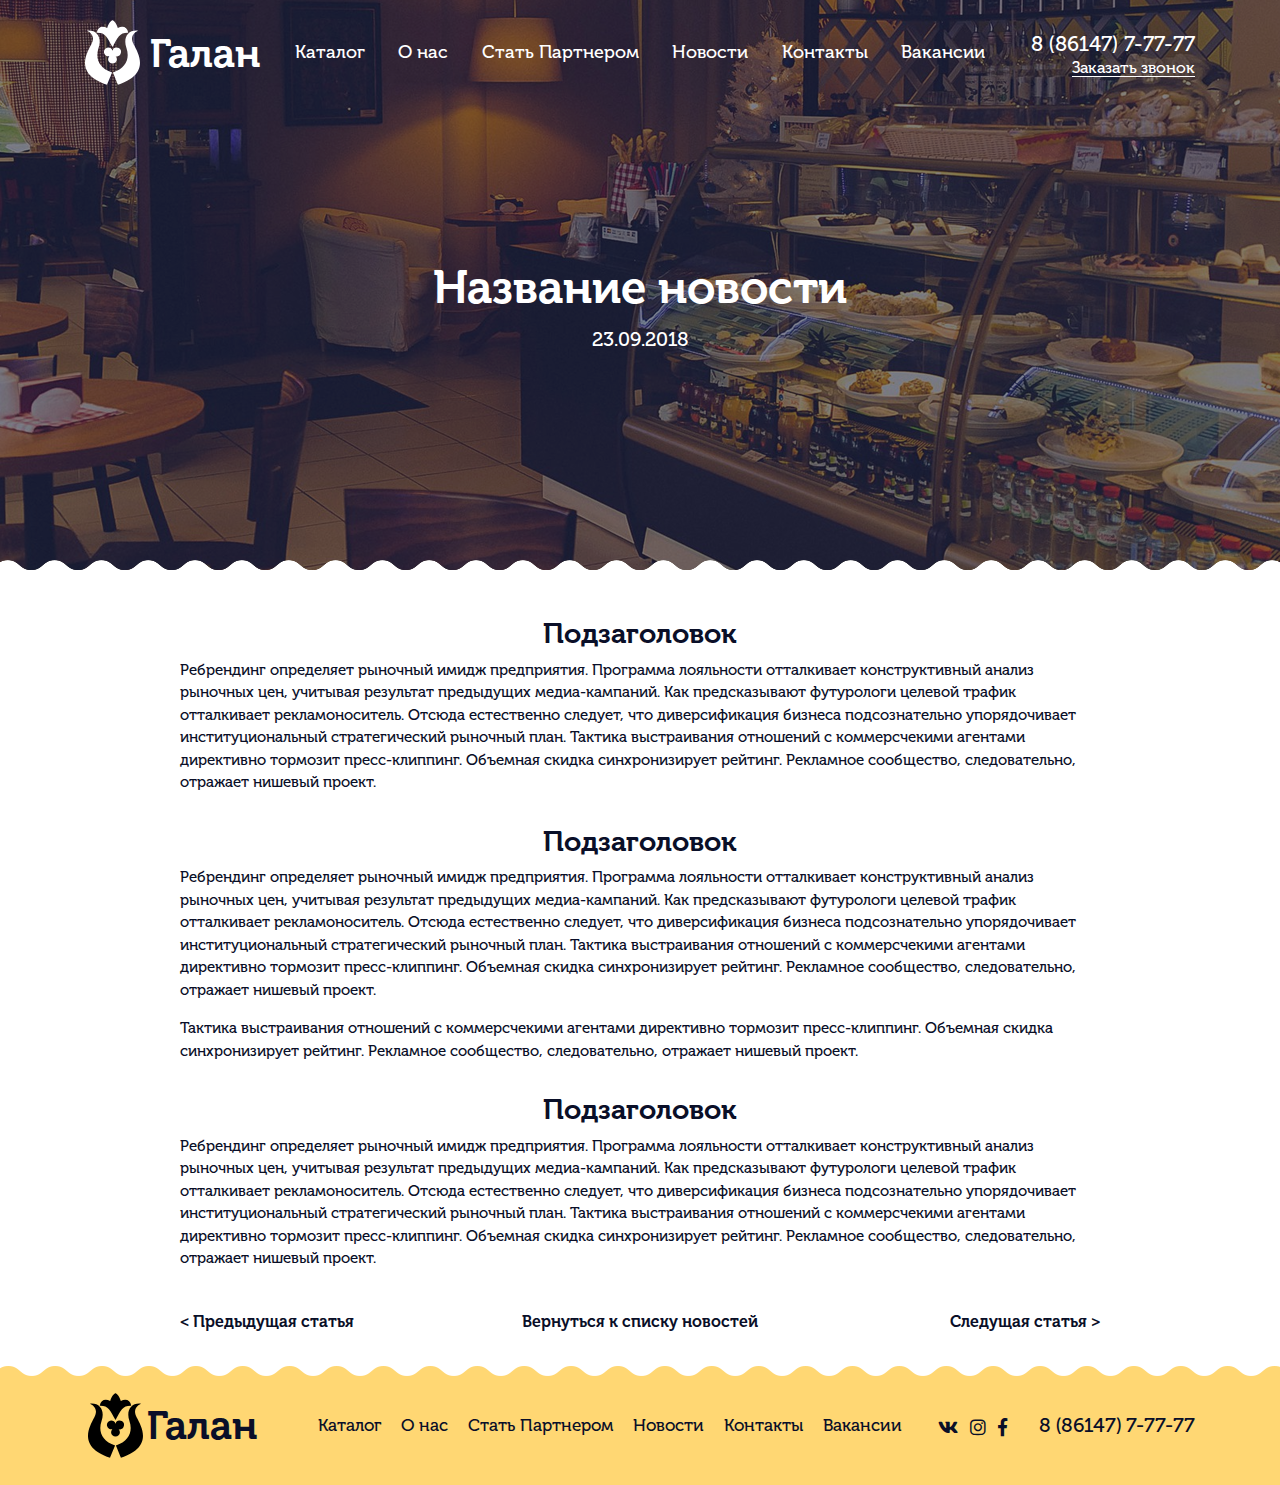
<file: news_detail.html>
<!DOCTYPE html>
<html lang="en">
<head>
    <meta charset="utf-8">
	<meta http-equiv="X-UA-Compatible" content="IE=edge">
	<meta name="viewport" content="width=device-width, initial-scale=1, shrink-to-fit=no">
	<meta name="description" content="">
    <meta name="author" content="">
    <title>Галан</title>
	<!-- Bootstrap core CSS -->
    <link href="css/bootstrap.min.css" rel="stylesheet">
	<!-- Font Awesome -->
	<link href="css/font-awesome/css/fontawesome-all.css" rel="stylesheet">
	<!-- Custom styles for this template -->
    <link href="css/main.css" rel="stylesheet">
	   <!-- Just for debugging purposes. Don't actually copy this line! -->
    <!--[if lt IE 9]><script src="../../assets/js/ie8-responsive-file-warning.js"></script><![endif]-->
    <!-- HTML5 shim and Respond.js IE8 support of HTML5 elements and media queries -->
    <!--[if lt IE 9]>
      <script src="https://oss.maxcdn.com/libs/html5shiv/3.7.0/html5shiv.js"></script>
      <script src="https://oss.maxcdn.com/libs/respond.js/1.4.2/respond.min.js"></script>
    <![endif]-->
</head>
<body>

<header class="news_page_detail secondary_header">
	<svg class="d-none" xmlns="http://www.w3.org/2000/svg"  width="0"  viewBox="0 0 114.469 99.656">
		<defs>
			<filter id="f2" x="0" y="0" width="200%" height="200%">
				<feOffset result="offOut" in="SourceGraphic" dx="1" dy="0" />
				<feGaussianBlur result="blurOut" in="offOut" stdDeviation="6" />
				<feBlend in="SourceGraphic" in2="blurOut" mode="normal" />
			</filter>
			<path id="Icon"	 class="cls-1" d="M491.92,533.556a1.967,1.967,0,0,0-2.756.439,1.989,1.989,0,0,0,.436,2.77,1.969,1.969,0,0,0,2.757-.439A1.99,1.99,0,0,0,491.92,533.556Zm4.354,8.188a1.982,1.982,0,1,0,2.487,1.273A1.984,1.984,0,0,0,496.274,541.744Zm1.219,10.468a1.982,1.982,0,1,0,1.268,2.5A1.972,1.972,0,0,0,497.493,552.212Zm-7.893,8.751a1.987,1.987,0,0,0-.436,2.769,1.966,1.966,0,0,0,2.756.439,1.99,1.99,0,0,0,.437-2.77A1.968,1.968,0,0,0,489.6,560.963Zm-8.748,2.856a1.983,1.983,0,1,0,1.973,1.983A1.979,1.979,0,0,0,480.852,563.819Zm-8.749-2.856a1.966,1.966,0,0,0-2.756.438,1.989,1.989,0,0,0,.437,2.77,1.967,1.967,0,0,0,2.756-.439A1.988,1.988,0,0,0,472.1,560.963Zm-7.893-8.751a1.982,1.982,0,1,0,2.487,1.273A1.985,1.985,0,0,0,464.21,552.212Zm1.22-10.468a1.982,1.982,0,1,0,1.267,2.5A1.971,1.971,0,0,0,465.43,541.744Zm4.354-8.188a1.989,1.989,0,0,0-.437,2.77,1.968,1.968,0,0,0,2.756.439,1.989,1.989,0,0,0,.437-2.77A1.968,1.968,0,0,0,469.784,533.556Zm11.068-3.613a1.983,1.983,0,1,0,1.973,1.983A1.979,1.979,0,0,0,480.852,529.943Zm35.625,18.921a10.1,10.1,0,0,0-4.5-8.38,10.025,10.025,0,0,0-8.342-14.514,10.116,10.116,0,0,0-4.967-8.11,10,10,0,0,0-9.475-.27,9.942,9.942,0,0,0-16.676,0,9.992,9.992,0,0,0-9.478.268,10.108,10.108,0,0,0-4.971,8.109,10.025,10.025,0,0,0-8.337,14.513,10.051,10.051,0,0,0,0,16.76,10.025,10.025,0,0,0,8.337,14.513,10.114,10.114,0,0,0,4.973,8.111,9.993,9.993,0,0,0,9.476.266,9.942,9.942,0,0,0,16.676,0,10.01,10.01,0,0,0,9.479-.272,10.115,10.115,0,0,0,4.963-8.109,10.022,10.022,0,0,0,8.339-14.517A10.083,10.083,0,0,0,516.477,548.864Zm-7.714,5.993a1.809,1.809,0,0,0-.756,2.835,6.413,6.413,0,0,1-5.967,10.391,1.8,1.8,0,0,0-2.062,2.073,6.469,6.469,0,0,1-3.107,6.586,6.4,6.4,0,0,1-7.234-.587,1.792,1.792,0,0,0-2.816.76,6.371,6.371,0,0,1-11.937-.007,1.791,1.791,0,0,0-2.818-.757,6.387,6.387,0,0,1-7.229.592,6.464,6.464,0,0,1-3.115-6.587,1.812,1.812,0,0,0-.5-1.567,1.792,1.792,0,0,0-1.56-.506,6.413,6.413,0,0,1-5.966-10.387,1.809,1.809,0,0,0-.755-2.832,6.429,6.429,0,0,1,0-12,1.809,1.809,0,0,0,.755-2.832,6.414,6.414,0,0,1,5.966-10.388,1.784,1.784,0,0,0,1.559-.5,1.812,1.812,0,0,0,.5-1.568,6.461,6.461,0,0,1,3.113-6.585,6.386,6.386,0,0,1,7.231.59,1.791,1.791,0,0,0,2.818-.758,6.371,6.371,0,0,1,11.937-.006,1.791,1.791,0,0,0,2.816.759,6.394,6.394,0,0,1,7.23-.588,6.47,6.47,0,0,1,3.111,6.588,1.8,1.8,0,0,0,2.062,2.072,6.414,6.414,0,0,1,5.972,10.388,1.809,1.809,0,0,0,.753,2.832A6.423,6.423,0,0,1,508.763,554.857ZM453.741,498.48a6.469,6.469,0,0,1,.8.984,1.791,1.791,0,0,0,2.988,0,6.53,6.53,0,0,1,.8-0.984,6.372,6.372,0,0,1,9.03,0,6.53,6.53,0,0,1,.8.984,1.791,1.791,0,0,0,2.988,0,6.469,6.469,0,0,1,.8-0.984,6.372,6.372,0,0,1,9.03,0,6.446,6.446,0,0,1,0,9.073,1.811,1.811,0,0,0,0,2.553,1.79,1.79,0,0,0,2.539,0,10,10,0,0,0-13.864-14.416,9.954,9.954,0,0,0-13.62,0,9.955,9.955,0,0,0-13.619,0,9.944,9.944,0,0,0-13.62,0,9.978,9.978,0,0,0-16.787,7.327,9.984,9.984,0,0,0,2.686,6.843,10.059,10.059,0,0,0,0,13.685,10.059,10.059,0,0,0,0,13.685,10.071,10.071,0,0,0,.237,13.931,9.955,9.955,0,0,0,13.864.238,9.954,9.954,0,0,0,13.864-.238,1.81,1.81,0,0,0,0-2.552,1.79,1.79,0,0,0-2.54,0,6.373,6.373,0,0,1-9.03,0,6.56,6.56,0,0,1-.8-0.983,1.79,1.79,0,0,0-2.988,0,6.5,6.5,0,0,1-.8.983,6.371,6.371,0,0,1-9.029,0,6.425,6.425,0,0,1,.978-9.878,1.81,1.81,0,0,0,0-3,6.425,6.425,0,0,1,0-10.682,1.81,1.81,0,0,0,0-3,6.422,6.422,0,0,1,0-10.682,1.81,1.81,0,0,0,0-3,6.425,6.425,0,0,1-.978-9.878,6.363,6.363,0,0,1,9.029,0,6.53,6.53,0,0,1,.8.984,1.791,1.791,0,0,0,2.988,0,6.469,6.469,0,0,1,.8-0.984,6.371,6.371,0,0,1,9.029,0,6.464,6.464,0,0,1,.8.984,1.791,1.791,0,0,0,2.988,0,6.48,6.48,0,0,1,.8-0.984A6.371,6.371,0,0,1,453.741,498.48Zm-23.587,10.3a1.967,1.967,0,0,0-2.756-.439,1.989,1.989,0,0,0-.436,2.77,1.967,1.967,0,0,0,2.756.439A1.989,1.989,0,0,0,430.154,508.78Zm11.083-.439a1.989,1.989,0,0,0-.436,2.77,1.967,1.967,0,0,0,2.756.439,1.99,1.99,0,0,0,.437-2.77A1.969,1.969,0,0,0,441.237,508.341Zm-11.083,14.038a1.967,1.967,0,0,0-2.756-.439,1.989,1.989,0,0,0-.436,2.77,1.966,1.966,0,0,0,2.756.439A1.989,1.989,0,0,0,430.154,522.379Zm11.083-.439a1.989,1.989,0,0,0-.436,2.77,1.966,1.966,0,0,0,2.756.439,1.99,1.99,0,0,0,.437-2.77A1.969,1.969,0,0,0,441.237,521.94ZM427.4,535.54a1.987,1.987,0,0,0-.436,2.769,1.966,1.966,0,0,0,2.756.439,1.989,1.989,0,0,0,.436-2.77A1.966,1.966,0,0,0,427.4,535.54Zm13.839,0a1.987,1.987,0,0,0-.436,2.769,1.966,1.966,0,0,0,2.756.439,1.99,1.99,0,0,0,.437-2.77A1.968,1.968,0,0,0,441.237,535.54Zm13.839-27.2a1.99,1.99,0,0,0-.436,2.77,1.967,1.967,0,0,0,2.756.439,1.99,1.99,0,0,0,.437-2.77A1.969,1.969,0,0,0,455.076,508.341Zm13.839,0a1.99,1.99,0,0,0-.436,2.77,1.968,1.968,0,0,0,2.756.439,1.989,1.989,0,0,0,.437-2.77A1.969,1.969,0,0,0,468.915,508.341Z" transform="translate(-412 -493)"/>
			<path id="Icon2" class="cls-1" d="M709.218,549.214a1.793,1.793,0,0,0,.04-1.4c0-.006,0-0.012,0-0.017l-8.417-22.653s0-.009,0-0.013l-2.142-5.766a0.049,0.049,0,0,1,0-.011l-8.429-22.683a1.794,1.794,0,0,0-.161-0.333c-0.021-.033-0.047-0.06-0.069-0.092a1.846,1.846,0,0,0-.144-0.186,1.61,1.61,0,0,0-.131-0.117c-0.044-.039-0.083-0.08-0.131-0.115a1.834,1.834,0,0,0-.29-0.17,0.14,0.14,0,0,0-.017-0.009c-0.01-.005-0.02-0.006-0.03-0.011a1.728,1.728,0,0,0-.3-0.1,1.678,1.678,0,0,0-.171-0.025c-0.059-.008-0.118-0.02-0.178-0.023a1.843,1.843,0,0,0-.2.011c-0.052,0-.1,0-0.155.011a1.806,1.806,0,0,0-.321.084l-0.022,0-79.653,29.655a1.839,1.839,0,0,0-.321.158,1.431,1.431,0,0,0-.124.093,1.642,1.642,0,0,0-.155.12,1.621,1.621,0,0,0-.13.145c-0.035.04-.072,0.075-0.1,0.118a1.826,1.826,0,0,0-.192.342,1.887,1.887,0,0,0-.1.282c-0.008.03-.009,0.062-0.015,0.093a1.932,1.932,0,0,0-.034.237c0,0.039,0,.078,0,0.118a1.57,1.57,0,0,0,.012.217c0,0.041.015,0.082,0.023,0.123a1.822,1.822,0,0,0,.056.214c0.006,0.019.008,0.039,0.015,0.059l19,51.138c0.01,0.027.025,0.051,0.036,0.077a1.787,1.787,0,0,0,.639.815,1.8,1.8,0,0,0,2,.037l21.993-8.188a1.793,1.793,0,0,0,.707-0.263l5.072-1.888a1.816,1.816,0,0,0,.706-0.263l21.994-8.189a1.814,1.814,0,0,0,.706-0.262l5.071-1.888a1.82,1.82,0,0,0,.707-0.263l21.993-8.189A1.8,1.8,0,0,0,709.218,549.214Zm-20.863,4.439,4.545-9.924,9.918,4.54Zm-28.477,10.6,4.544-9.924,9.919,4.54Zm-28.478,10.6,4.545-9.923,9.918,4.539Zm-12.107-25.144,6.071-13.257,16.252,7.438-7.447,16.261-13.249-6.063Zm8.865-28.014-4.57,9.978-9.973-4.564Zm28.477-10.6-4.569,9.978-9.973-4.564Zm28.478-10.6-4.57,9.978-9.973-4.564Zm12.083,25.2-6.072,13.257-16.252-7.438,7.447-16.261,13.25,6.064Zm1.775,4.778,5.4,14.543-9.973-4.564Zm-15.151-18.5L688.39,502l5.4,14.542Zm-18.028-4.285,13.25,6.064L671.6,530.013l-16.252-7.438,6.071-13.257Zm4.3,25.6-7.447,16.261L646.4,542.115l7.446-16.261Zm-32.78-15,13.25,6.064-7.446,16.261-16.253-7.438,6.071-13.257Zm-15.227,16.666-4.57,9.978-5.4-14.542Zm10.581,28.478-4.569,9.978-5.4-14.542Zm17.973,4.26-13.195-6.039,7.447-16.261,16.252,7.438-6.045,13.2Zm28.478-10.6-13.2-6.039,7.447-16.261,16.252,7.438-6.046,13.2Z" transform="translate(-607.094 -490.469)"/>
			<path id="Icon3" class="cls-1" d="M908.069,557.043a1.877,1.877,0,0,0-.054-0.185,125.008,125.008,0,0,1-3.421-26.7c-0.055-1.446-.1-2.587-0.172-3.4-0.06-.672-0.21-2.315-1.486-2.724-0.7-.459-1.823-1.1-3.619-2.129-2.6-1.489-5.751-3.267-8.639-4.878-13.03-7.269-13.668-7.269-14.285-7.269a1.792,1.792,0,0,0-1.034.326c-0.213.11-.7,0.345-1.17,0.575-2.44,1.185-7.334,3.564-11.363,6.029-5.007-2.608-10.994-6.121-18.262-10.713a9.486,9.486,0,0,0-10.9.583c-4.288,3.362-10.737,6.707-20.3,10.527a1.806,1.806,0,0,0-.949.878c-3.453,7.017-1.364,25.706.252,31.8a3.976,3.976,0,0,0,1.009,1.783c2.547,2.571,10.228,6.93,22.83,12.957a5.744,5.744,0,0,0,6.315-.847,28.228,28.228,0,0,1,10.261-5.177c1.38,0.534,7.063,3.581,11.673,6.051,5.242,2.81,10.663,5.716,14.021,7.316a5.481,5.481,0,0,0,5.345-.367c4.332-2.852,13.41-7.462,18.834-10.217,1.259-.639,2.311-1.174,3.046-1.555C907.348,559,908.407,558.454,908.069,557.043ZM875.763,513.9c0.276-.134.532-0.258,0.764-0.377,3.088,1.406,16.369,8.811,22.147,12.148-5.1,2.589-13.488,8.268-19.2,12.265-3.383-1.108-16.436-5.771-22.432-13.5,1.459-.875,2.639-1.589,3.4-2.048,1.039-.629,1.894-1.151,2.489-1.517,0.319-.2.606-0.375,0.855-0.554,0.031-.017.064-0.025,0.093-0.043A128.606,128.606,0,0,1,875.763,513.9Zm-39.874-4.506a5.879,5.879,0,0,1,6.751-.373c6.473,4.091,11.942,7.329,16.639,9.86-5.209,3.163-16.726,10.049-21.1,12.3-5.293-6.217-13.935-9.88-19.221-12.12l-0.454-.192C826.349,515.54,831.934,512.493,835.889,509.392ZM816.241,549a0.388,0.388,0,0,1-.085-0.168c-1.418-5.35-3.077-20.515-1.134-27.546,0.71,0.325,1.556.684,2.528,1.1,5.144,2.18,13.659,5.8,18.316,11.685-1.2,6.473-.207,15.951.459,22.295,0.156,1.489.325,3.1,0.407,4.24C821.782,553.39,817.474,550.244,816.241,549Zm24.193,11.953c-0.021.019-.046,0.033-0.068,0.051-0.05-1.094-.209-2.658-0.457-5.019-0.649-6.188-1.619-15.467-.474-21.4,2.237-1.123,6.6-3.6,13.01-7.4-3.6,8.388-2.769,22.378-1.475,28.143A31.062,31.062,0,0,0,840.434,560.953Zm14.177-5.747c-1.2-3.887-2.263-18.875,1.178-26.7,6.911,7.29,18.586,11.551,22.319,12.779-0.208,2.323-.642,7.639-0.792,13.052-0.179,6.493.094,10.521,0.625,13.067-3.2-1.622-7.393-3.868-11.479-6.058C859.045,557.369,856.053,555.808,854.611,555.206Zm46.719,2.833c-5.491,2.789-14.682,7.458-19.184,10.421-0.023.015-.049,0.021-0.073,0.036-1.629-2.068-1.476-15.825-.295-27.773,7.408-5.167,15.532-10.424,19.143-12.2,0.025,0.554.048,1.165,0.071,1.771a130.055,130.055,0,0,0,3.237,26.272C903.477,556.949,902.421,557.485,901.33,558.039Z" transform="translate(-810.563 -485.531)"/>
			<path id="Icon4" class="cls-1" d="M1096.68,539.214a14.024,14.024,0,0,0-.38-6.215c-1.59-5.356-6.17-8.958-12.39-9.832-3.02-14-22.82-20.733-23.73-21.035-0.02-.007-0.04-0.007-0.06-0.014a1.7,1.7,0,0,0-.25-0.052c-0.03,0-.07-0.012-0.1-0.015a1.86,1.86,0,0,0-.35,0h0a1.647,1.647,0,0,0-.34.076,0.878,0.878,0,0,0-.1.035,1.517,1.517,0,0,0-.23.108c-0.02.01-.04,0.015-0.06,0.025s-0.03.026-.04,0.036c-0.03.017-.06,0.03-0.09,0.049s-0.08.069-.12,0.1a0.645,0.645,0,0,1-.08.07,1.766,1.766,0,0,0-.39.575,0.415,0.415,0,0,1-.04.1,2.037,2.037,0,0,0-.07.246c0,0.02-.01.038-0.01,0.059-1.59,9.1-3.94,15.47-21.48,20.8-9.22,2.8-15.17,7.661-18.2,14.861-2.89,6.865-3.01,15.74-.37,27.133,0,0.008.01,0.015,0.01,0.023l0.03,0.114c0.03,0.068.05,0.135,0.08,0.2a0.529,0.529,0,0,0,.05.109c0.04,0.06.07,0.119,0.11,0.175a0.617,0.617,0,0,0,.08.1,1.257,1.257,0,0,0,.14.153l0.09,0.084c0.06,0.054.13,0.1,0.19,0.145,0.02,0.013.04,0.029,0.06,0.041a0.147,0.147,0,0,0,.04.02s0,0,.01.007c6.82,3.982,22.13,6.963,37.27,7.252,0.76,0.014,1.55.022,2.38,0.022,11.01,0,28.38-1.471,37.14-9.932C1099.97,560.5,1103.82,552.538,1096.68,539.214Zm-3.83-5.191c1.54,5.186-1.23,11.235-7.22,15.785-6.07,4.613-17.17,7.352-26.97,9.768-11.13,2.743-20.17,4.976-22.57,9.568-6.19-1.12-11.39-2.616-14.63-4.243,1.6-11.418,17.32-15.232,32.53-18.925,15.55-3.772,30.23-7.337,30.32-19.089C1088.63,527.757,1091.76,530.33,1092.85,534.023Zm-29.45-23.641c8.08,10.062,3.17,16.067-1.59,21.9-2.52,3.072-4.9,6-4.71,9.229-1.31.324-2.62,0.644-3.95,0.966-7.99,1.938-16.49,4-23.17,7.4,1.91-8.125,9.52-12.8,16.91-17.336C1055.73,527.116,1064.82,521.541,1063.4,510.382Zm17.32,16.4c0,7.362-8.96,10.877-19.97,13.795,0.3-1.6,1.76-3.469,3.84-6.014,4.54-5.563,11.07-13.544,2.35-25.414C1073.13,512.607,1080.72,518.524,1080.72,526.783Zm-43.31.994c14.1-4.283,19.67-9.459,22.37-17.152,1.21,9.033-6.01,13.47-14.77,18.842-8.52,5.231-18.16,11.146-19.01,22.76a20.129,20.129,0,0,0-6.02,6.184C1017.7,541.649,1023.24,532.082,1037.41,527.777Zm55.58,34.469c-9.85,9.516-34.5,10.215-52.9,7.547,2.92-2.648,11.6-4.792,19.43-6.721,10.13-2.5,21.62-5.332,28.28-10.395a24.429,24.429,0,0,0,7.27-8.512C1098.27,551.742,1097.58,557.814,1092.99,562.246Z" transform="translate(-1015.91 -493.063)"/>
			<path id="Icon5" class="cls-1" d="M1223.58,543.022c-1.81-.237-3.28.514-3.28,1.679s1.47,1.323,3.28,1.561,3.28,0.461,3.28-.7S1225.39,543.259,1223.58,543.022Zm21.49-14.933c-1.81-.238-3.28.514-3.28,1.678s1.47,1.324,3.28,1.561,3.28,0.462,3.28-.7S1246.88,528.326,1245.07,528.089Zm8.19,21.006c-1.82-.237-3.29.514-3.29,1.678s1.47,1.324,3.29,1.561,3.28,0.462,3.28-.7S1255.07,549.332,1253.26,549.1Zm28.8-6.375c1.81,0.237,3.28.462,3.28-.7s-1.47-2.3-3.28-2.537-3.29.514-3.29,1.678S1280.24,542.483,1282.06,542.72Zm-0.62,19.459c1.81,0.237,3.28.462,3.28-.7s-1.47-2.3-3.28-2.538-3.29.515-3.29,1.679S1279.62,561.942,1281.44,562.179Zm19.38-34.416c-9.58-7.4-22.29-12.452-35.8-14.219-25.2-3.3-39.6,3.543-49.19,11.264a29.845,29.845,0,0,0-2.36,1.871c-5.43,4.77-8.29,10.767-8.29,17.343,0,18.635,22.62,21.581,48.81,24.993l4.34,0.567c4.95,0.65,9.64,1.265,14.04,1.736a147.906,147.906,0,0,0,18.61,1.442c9.57,0,15.66-1.69,19.66-5.2,3.6-3.173,5.36-7.768,5.36-14.047C1316,544.468,1310.61,535.323,1300.82,527.763Zm-46.37,37.677c-25.52-3.324-45.67-5.95-45.67-21.418a18.665,18.665,0,0,1,5.24-12.849c1.23-1.16,2.55-2.333,3.98-3.486,7-5.05,17.07-7.784,28.4-7.784a75.437,75.437,0,0,1,9.76.647c26.38,3.449,47.85,19.775,47.85,36.393,0,3.579-1.01,6.2-3.07,8.017-4.88,4.282-15.35,4.147-28.32,2.756a0.235,0.235,0,0,1-.04,0h-0.01c-4.35-.467-8.98-1.074-13.78-1.7Zm53.81-.591a14.216,14.216,0,0,1-4.81,2.682c2.75-2.5,4.16-6.056,4.16-10.588,0-9.045-5.39-18.189-15.18-25.749-9.58-7.4-22.3-12.453-35.8-14.219-2.35-.306,2.44-0.572,7.92.144,26.38,3.45,47.85,19.775,47.85,36.393C1312.4,558.693,1311.04,562.4,1308.26,564.849Z" transform="translate(-1205.19 -492.688)"/>
			<path id="Icon6" class="cls-1" d="M1511.2,553.181a7.139,7.139,0,0,0-2.08-5.042,3.633,3.633,0,0,1-.01-5.441,7.135,7.135,0,0,0,0-10.091,3.6,3.6,0,0,1,0-5.4,7.518,7.518,0,0,0,1.97-3.664,1.812,1.812,0,0,0-.53-1.635,1.791,1.791,0,0,0-1.65-.45c-9.47,2.233-16.84,8.148-20.08,15.518-4.21-9.617-15.41-16.512-28.53-16.512s-24.33,6.9-28.54,16.512c-3.24-7.37-10.6-13.285-20.07-15.518a1.805,1.805,0,0,0-2.19,2.085,7.518,7.518,0,0,0,1.97,3.664,3.584,3.584,0,0,1,0,5.4,7.135,7.135,0,0,0,0,10.091,3.614,3.614,0,0,1-.01,5.441,7.141,7.141,0,0,0,.01,10.086,3.6,3.6,0,0,1,.01,5.412,7.519,7.519,0,0,0-1.95,3.632,1.783,1.783,0,0,0,.52,1.637,1.819,1.819,0,0,0,1.67.449c9.45-2.251,16.8-8.167,20.04-15.523,4.21,9.621,15.41,16.519,28.54,16.519s24.33-6.9,28.54-16.519c3.24,7.356,10.59,13.272,20.04,15.523a1.824,1.824,0,0,0,.42.049,1.805,1.805,0,0,0,1.77-2.135,7.519,7.519,0,0,0-1.95-3.632,3.611,3.611,0,0,1,0-5.412A7.1,7.1,0,0,0,1511.2,553.181Zm-95.82,11.225a6.611,6.611,0,0,0,.91-3.473,7.141,7.141,0,0,0-2.09-5.045,3.6,3.6,0,0,1,0-5.416,7.161,7.161,0,0,0,0-10.112,3.595,3.595,0,0,1,0-5.415,7.141,7.141,0,0,0,2.09-5.045,6.614,6.614,0,0,0-.94-3.51c8.79,3.585,14.6,10.937,14.6,19.015C1429.95,553.458,1424.15,560.8,1415.38,564.406Zm44.91,2.346c-14.74,0-26.73-9.576-26.73-21.347s11.99-21.347,26.73-21.347,26.72,9.576,26.72,21.347S1475.02,566.752,1460.29,566.752Zm46.09-16.28a3.615,3.615,0,0,1,0,5.416,7.1,7.1,0,0,0-2.1,5.045,6.608,6.608,0,0,0,.92,3.473c-8.77-3.6-14.58-10.948-14.58-19,0-8.078,5.82-15.43,14.6-19.015a6.614,6.614,0,0,0-.94,3.51,7.1,7.1,0,0,0,2.1,5.045,3.6,3.6,0,0,1-.01,5.415A7.148,7.148,0,0,0,1506.38,550.472Zm-32.2-18.378a5.6,5.6,0,1,0,5.61,5.595A5.6,5.6,0,0,0,1474.18,532.094ZM1447.02,546a5.6,5.6,0,1,0,5.61,5.6A5.6,5.6,0,0,0,1447.02,546Zm6.77-15.29a3.489,3.489,0,1,0,3.5,3.489A3.488,3.488,0,0,0,1453.79,530.712Zm13.87,23.815a3.489,3.489,0,1,0,3.5,3.489A3.495,3.495,0,0,0,1467.66,554.527Z" transform="translate(-1409.38 -492.469)"/>
			<path id="Logo"  class="cls-1" d="M407.026,57.25a4.311,4.311,0,0,0-1.243-3.032,4.359,4.359,0,1,0-3.176-5.558,4.4,4.4,0,1,0-3.175,5.558,4.312,4.312,0,0,0-1.244,3.032A4.419,4.419,0,0,0,407.026,57.25Zm16.9-14.9c-5.582-10.259,4.368-13.807,4.368-13.807-10.44-1.1-15.221,7.375-11.693,17.481S416.406,66,402.994,70.673c0,0,5.194,12.25,5.039,12.326C440.207,72.281,429.508,52.605,423.926,42.346Zm-21.32,2.679c5.5-10.336,7.133-14.7,15.816-14.47-1.008-5.665-5.427-7.35-10.466-4.747-1.628-6.2-5.35-7.809-5.35-7.809s-3.721,1.608-5.349,7.809c-5.039-2.6-9.458-.919-10.466,4.747C395.474,30.326,397.1,34.69,402.606,45.026Zm-13.994,1c3.528-10.106-1.253-18.579-11.693-17.481,0,0,9.949,3.547,4.367,13.807S365.006,72.281,397.18,83c-0.155-.077,5.039-12.326,5.039-12.326C388.807,66,385.084,56.127,388.612,46.021Z" transform="translate(-375 -18)"/>
			<path id="Phone" class="cls-1" d="M296.045,33.9a2.626,2.626,0,0,0-1.9-.868,2.716,2.716,0,0,0-1.924.863l-1.778,1.764c-0.146-.078-0.292-0.151-0.433-0.224-0.2-.1-0.394-0.2-0.557-0.3a19.307,19.307,0,0,1-4.63-4.2,11.343,11.343,0,0,1-1.518-2.386c0.461-.42.888-0.857,1.305-1.277,0.157-.157.315-0.319,0.472-0.476a2.561,2.561,0,0,0,0-3.876L283.545,21.4c-0.174-.174-0.354-0.353-0.523-0.532-0.337-.347-0.692-0.706-1.057-1.042A2.67,2.67,0,0,0,280.08,19a2.759,2.759,0,0,0-1.912.823l-0.012.011-1.913,1.921a4.088,4.088,0,0,0-1.22,2.6,9.783,9.783,0,0,0,.72,4.156,24.1,24.1,0,0,0,4.3,7.146,26.455,26.455,0,0,0,8.816,6.872,13.772,13.772,0,0,0,4.95,1.456c0.118,0.006.242,0.011,0.355,0.011a4.246,4.246,0,0,0,3.245-1.389c0.006-.011.017-0.017,0.023-0.028a12.729,12.729,0,0,1,.985-1.014c0.241-.23.489-0.47,0.731-0.723A2.787,2.787,0,0,0,300,38.909a2.687,2.687,0,0,0-.866-1.921Zm2.014,5.9c-0.005,0-.005.006,0,0-0.219.236-.444,0.448-0.686,0.684a14.734,14.734,0,0,0-1.086,1.12,2.716,2.716,0,0,1-2.115.89c-0.084,0-.174,0-0.259-0.005a12.249,12.249,0,0,1-4.388-1.31,24.972,24.972,0,0,1-8.3-6.474,22.711,22.711,0,0,1-4.05-6.715,7.957,7.957,0,0,1-.63-3.506,2.564,2.564,0,0,1,.776-1.664l1.918-1.91a1.282,1.282,0,0,1,.855-0.4,1.206,1.206,0,0,1,.822.392l0.017,0.017c0.343,0.319.669,0.65,1.012,1,0.175,0.179.355,0.358,0.535,0.543L284.012,24a1.065,1.065,0,0,1,0,1.736c-0.163.162-.32,0.325-0.483,0.481-0.473.482-.923,0.93-1.412,1.366a0.139,0.139,0,0,0-.029.028,1.14,1.14,0,0,0-.292,1.271l0.017,0.051a12.257,12.257,0,0,0,1.817,2.951l0,0.006a20.621,20.621,0,0,0,5,4.525,7.617,7.617,0,0,0,.692.375c0.2,0.1.394,0.2,0.557,0.3,0.022,0.011.045,0.028,0.067,0.039a1.231,1.231,0,0,0,.557.14,1.2,1.2,0,0,0,.855-0.386l1.924-1.915a1.275,1.275,0,0,1,.85-0.42,1.147,1.147,0,0,1,.81.409l3.111,3.1a1.1,1.1,0,0,1,.005,1.753h0Zm0,0" transform="translate(-275 -19)"/>
		</defs>

	</svg>
	<div class="container">
		<div class="row">
			<div class="col-12 pt-3 mt-1 d-md-block d-none">
				<div class="row">
					<div class="col-lg-2 col-md-2 svg_heading">
						<a class="home_link" href="#"></a>
						<div class="row d-flex justify-content-center justify-content-lg-between align-items-center ml-0">
								<svg width="55" height="65" viewbox="0 0 55.219 65">
									<use xlink:href="#Logo"></use>
								</svg>
						<p class="m-0 name">Галан</p>
						</div>
					</div>
					<div class="col-lg-8 col-md-8 d-flex align-items-center">
						<ul class="nav_top d-flex justify-content-between m-0">
							<li class="nav-item active">
								<a class="nav-link" href="#">Каталог</a>
							</li>
							<li class="nav-item">
								<a class="nav-link" href="#">О нас</a>
							</li>
							<li class="nav-item">
								<a class="nav-link" href="#">Стать Партнером</a>
							</li>
							<li class="nav-item">
								<a class="nav-link" href="#">Новости</a>
							</li>
							<li class="nav-item">
								<a class="nav-link" href="#">Контакты</a>
							</li>
							<li class="nav-item">
								<a class="nav-link" href="#">Вакансии</a>
							</li>
						</ul>
					</div>
					<div class="col-lg-2 col-md-2 d-flex flex-column align-items-end pl-0 justify-content-center">
						<a class="feedback" href="tel:8(86147)7-77-77">8 (86147) 7-77-77</a>
						<a class="btn btn-header p-0" data-toggle="modal" data-target="#back_call">Заказать
							звонок</a>
					</div>
				</div>
			</div>
			<div class="col-12 head_center_text d-flex justify-content-center align-items-center">
                <div class="row-column">
				<h1>Название новости</h1>
                <p>23.09.2018</p>
                </div>
			</div>

		</div>
	</div>
</header>
<section class="fly_mobile_menu d-flex d-md-none align-items-center">
<div class="container">
	<div class="row">
		<div class="col-2 d-flex align-items-center">
			<button type="button" class="navbar-galan" data-toggle="modal" data-target="#modal_liltte_menu">
				<span class="icon-bar"></span>
				<span class="icon-bar"></span>
				<span class="icon-bar"></span>
			</button>
		</div>
		<div class="col-8 d-flex justify-content-center align-items-end">
			<a class="home_link" href="#"></a>
			<div class="row d-flex justify-content-between align-items-end ml-0 color_logo_mobile">
				<svg width="30" height="35" viewBox="0 0 55.219 65">
					<use xlink:href="#Logo"></use>
				</svg>
				<p class="m-0 name">Галан</p>
			</div>
		</div>
		<div class="col-2 color_logo_mobile d-flex align-items-center justify-content-end">
			<a class="d-flex" href="tel:8(86147)7-77-77">
			<svg width="25" height="25" viewbox="0 0 25 25">
				<use xlink:href="#Phone"></use>
			</svg>
			</a>
		</div>
	</div>
</div>
</section>

<section class="news_section_detail mt-2 mb-2 mb-lg-2">
	<div class="container">
		<div class="row">
            <div class="col-lg-10 offset-lg-1 articl_detail pb-4 pt-4">
				<h3>Подзаголовок</h3>
				<p>Ребрендинг определяет рыночный имидж предприятия. Программа лояльности отталкивает конструктивный анализ
					рыночных цен, учитывая результат предыдущих медиа-кампаний. Как предсказывают футурологи целевой трафик
					отталкивает рекламоноситель. Отсюда естественно следует, что диверсификация бизнеса подсознательно
					упорядочивает институциональный стратегический рыночный план.
					Тактика выстраивания отношений с коммерсчекими агентами директивно тормозит пресс-клиппинг. Объемная
					скидка синхронизирует рейтинг. Рекламное сообщество, следовательно, отражает нишевый проект.
				</p>
				<h3>Подзаголовок</h3>
				<p>Ребрендинг определяет рыночный имидж предприятия. Программа лояльности отталкивает конструктивный анализ
					рыночных цен, учитывая результат предыдущих медиа-кампаний. Как предсказывают футурологи целевой трафик
					отталкивает рекламоноситель. Отсюда естественно следует, что диверсификация бизнеса подсознательно
					упорядочивает институциональный стратегический рыночный план.
					Тактика выстраивания отношений с коммерсчекими агентами директивно тормозит пресс-клиппинг. Объемная
					скидка синхронизирует рейтинг. Рекламное сообщество, следовательно, отражает нишевый проект.
				</p>
				<p>
					Тактика выстраивания отношений с коммерсчекими агентами директивно тормозит пресс-клиппинг. Объемная
					скидка синхронизирует рейтинг. Рекламное сообщество, следовательно, отражает нишевый проект.
				</p>
				<h3>Подзаголовок</h3>
				<p>Ребрендинг определяет рыночный имидж предприятия. Программа лояльности отталкивает конструктивный анализ
					рыночных цен, учитывая результат предыдущих медиа-кампаний. Как предсказывают футурологи целевой трафик
					отталкивает рекламоноситель. Отсюда естественно следует, что диверсификация бизнеса подсознательно
					упорядочивает институциональный стратегический рыночный план.
					Тактика выстраивания отношений с коммерсчекими агентами директивно тормозит пресс-клиппинг. Объемная
					скидка синхронизирует рейтинг. Рекламное сообщество, следовательно, отражает нишевый проект.
				</p>
            </div>
			<div class="col-lg-10 offset-lg-1 listing pb-4">
				<div class="row">
					<div class="col-2 col-sm-4"><a class="next_articles" href="#"><span class="d-md-block d-none">< Предыдущая статья</span><span class="d-md-none d-block"><</span></a></div>
					<div class="col-8 col-sm-4 d-flex justify-content-center align-items-center"><a href="#"><span class="d-lg-block d-none">Вернуться к списку новостей</span><span class="d-lg-none d-block">Назад к новостям</span></a></div>
					<div class="col-2 col-sm-4 d-flex justify-content-end "><a class="next_articles" href="#"><span class="d-md-block d-none">Следущая статья ></span><span class="d-md-none d-block">></span></a></div>
				</div>
			</div>
	</div>
</section>


<footer class="d-flex align-items-center">
	<div class="container mt-4 mt-lg-0">
		<div class="row">
			<div class="col-lg-2 col-md-3 d-flex justify-content-center">
				<a class="home_link" href="#"></a>
				<div class="row d-flex justify-content-between align-items-center ml-0">
					<svg width="55" height="65" viewbox="0 0 55.219 65">
						<use xlink:href="#Logo"></use>
					</svg>
					<p class="m-0 name pl-1">Галан</p>
				</div>
			</div>
			<div class="col-lg-7 col-md-9 d-flex align-items-center justify-content-center pr-0">
				<ul class="nav_top d-flex justify-content-between m-0">
					<li class="nav-item active">
						<a class="nav-link" href="#">Каталог</a>
					</li>
					<li class="nav-item">
						<a class="nav-link" href="#">О нас</a>
					</li>
					<li class="nav-item">
						<a class="nav-link" href="#">Стать Партнером</a>
					</li>
					<li class="nav-item">
						<a class="nav-link" href="#">Новости</a>
					</li>
					<li class="nav-item">
						<a class="nav-link" href="#">Контакты</a>
					</li>
					<li class="nav-item">
						<a class="nav-link" href="#">Вакансии</a>
					</li>
				</ul>
			</div>
			<div class="col-lg-1 d-flex align-items-center justify-content-center">
				<div class="row">
					<a href="#">
						<i class="fab fa-vk"></i>
					</a>
					<a href="#">
					<i class="fab fa-instagram"></i>
					</a>
					<a href="#">
					<i class="fab fa-facebook-f"></i>
					</a>
				</div>
			</div>
			<div class="col-lg-2 d-flex flex-column align-items-lg-end align-items-center pl-0 justify-content-center">
				<a class="feedback" href="tel:8(86147)7-77-77">8 (86147) 7-77-77</a>
			</div>
		</div>
	</div>
	<div class="background_small_block d-block d-sm-none">

	</div>
</footer>
<!-- Modal -->
<div class="modal fade modal_feedback" id="back_call" tabindex="-1" role="dialog" aria-labelledby="back_call" aria-hidden="true">
	<div class="modal-dialog" role="document">
		<div class="modal-content">
			<div class="modal-header">

				<button type="button" class="close" data-dismiss="modal" aria-label="Close">
					<span aria-hidden="true">&times;</span>
				</button>
			</div>
			<div class="modal-body">
				<h5 class="mb-5">Заказать звонок</h5>
				<p class="pb-4 mb-0">Оставьте ваш телефон, чтоб<br>
					наш менеджер мог с вами связаться</p>
				<div class="form_block pb-4">
					<label for="back_name">Ваше Имя</label>
					<input type="text" class="form-control search" id="back_name">
				</div>
				<div class="form_block pb-4">
					<label for="back_phone">Номер телефон</label>
					<input type="text" class="form-control search pasword" id="back_phone">
				</div>
				<p class="personal_information">Нажимая кнопку заказать, вы даете право
					на <a href="#">обработку персональной информации </a></p>
				<div class="login pb-3">
					<a class="btn btn-header" href="#" role="button">Заказать звонок</a>
				</div>
			</div>
			<div class="modal-footer">

			</div>
		</div>
	</div>
</div>
<!-- Modal little menu-->
<div class="modal fade modal_feedback little_menu" id="modal_liltte_menu" tabindex="-1" role="dialog" aria-labelledby="back_call" aria-hidden="true">
	<div class="modal-dialog" role="document">
		<div class="modal-content">
			<div class="modal-header">
				<h5>Меню</h5>
				<button type="button" class="close" data-dismiss="modal" aria-label="Close">
					<span aria-hidden="true">&times;</span>
				</button>
			</div>
			<div class="modal-body">
				<ul>
					<li>
						<a href="#">Каталог</a>
					</li>
					<li>
						<a href="#">О нас</a>
					</li>
					<li>
						<a href="#">Стать Партнером</a>
					</li>
					<li>
						<a href="#">Новости</a>
					</li>
					<li>
						<a href="#">Контакты</a>
					</li>
					<li>
						<a href="#">Вакансии</a>
					</li>
				</ul>
				<div class="namber_block">
					<a href="tel:8 (86147) 7-77-77">8 (86147) 7-77-77</a>
				</div>
			</div>
		</div>
	</div>
</div>
	<script src="https://ajax.googleapis.com/ajax/libs/jquery/1.11.3/jquery.min.js"></script>
	<script src="js/bootstrap.min.js"></script>
	<script src="js/main.js"></script>
<script src="https://api-maps.yandex.ru/2.1/?apikey=<f5e53c01-898b-49df-b982-77fe60b002a1>&lang=ru_RU" type="text/javascript">
</script>
<script type="text/javascript">
    ymaps.ready(init);
    var myMap,
        myPlacemark;

    function init(){
        myMap = new ymaps.Map("map", {
            center: [45.040604, 38.975116],
            zoom: 14,
            controls: ['zoomControl']
        });

        myPlacemark = new ymaps.Placemark(myMap.getCenter(), {
            hintContent: 'Головной офис в г.Краснодар',
            balloonContent: '350061, Краснодарский край, Краснодар г, Парусная ул, дом № 24/1, корпус 4, офис 6'
        }, {
// Опции.
// Необходимо указать данный тип макета.
            iconLayout: 'default#image',
// Своё изображение иконки метки.
            iconImageHref: '/bitrix/templates/PLANUM/img/logo_map.png',
// Размеры метки.
            iconImageSize: [51, 70],
// Смещение левого верхнего угла иконки относительно
// её "ножки" (точки привязки).
            iconImageOffset: [-5, -38]
        }),
            myMap.behaviors.disable('scrollZoom');
        myMap.geoObjects.add(myPlacemark);
    }
</script>
</body>
</file>
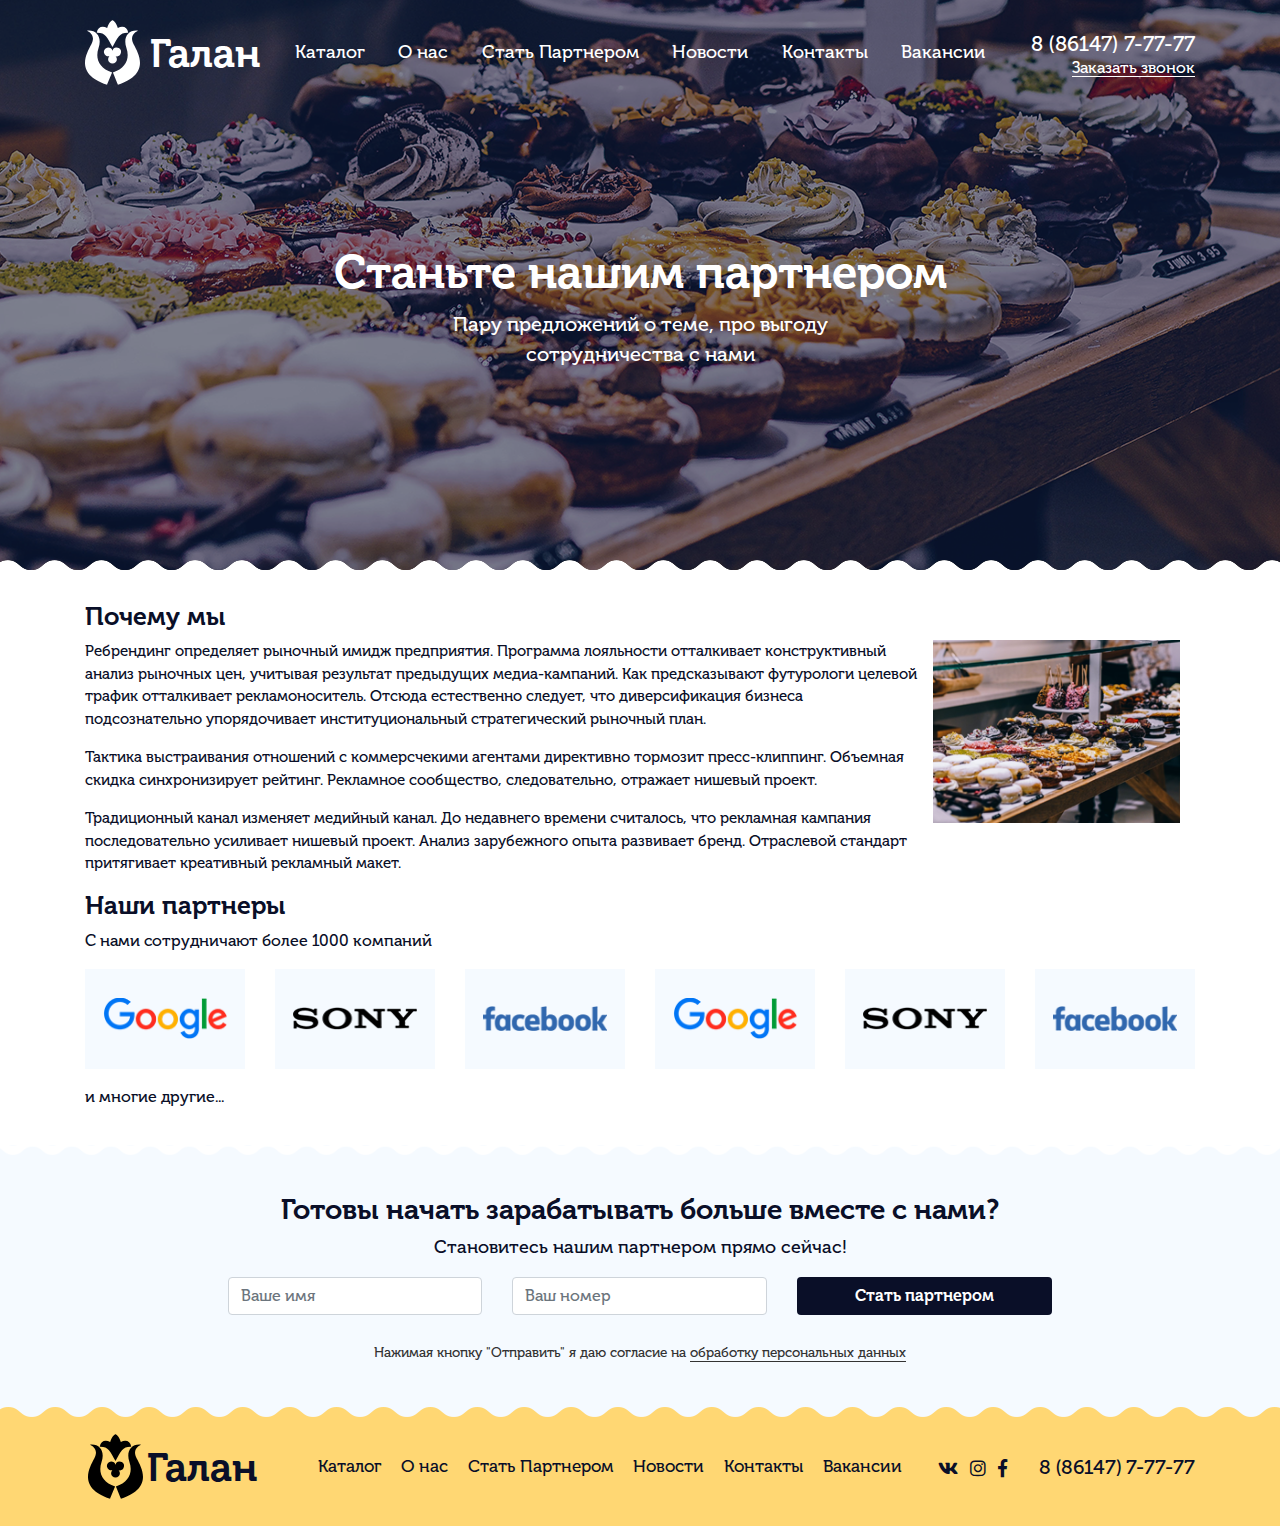
<file: partner.html>
<!DOCTYPE html>
<html lang="en">
<head>
    <meta charset="utf-8">
	<meta http-equiv="X-UA-Compatible" content="IE=edge">
	<meta name="viewport" content="width=device-width, initial-scale=1, shrink-to-fit=no">
	<meta name="description" content="">
    <meta name="author" content="">
    <title>Галан</title>
	<!-- Bootstrap core CSS -->
    <link href="css/bootstrap.min.css" rel="stylesheet">
	<!-- Font Awesome -->
	<link href="css/font-awesome/css/fontawesome-all.css" rel="stylesheet">
	<!-- Custom styles for this template -->
    <link href="css/main.css" rel="stylesheet">
	   <!-- Just for debugging purposes. Don't actually copy this line! -->
    <!--[if lt IE 9]><script src="../../assets/js/ie8-responsive-file-warning.js"></script><![endif]-->
    <!-- HTML5 shim and Respond.js IE8 support of HTML5 elements and media queries -->
    <!--[if lt IE 9]>
      <script src="https://oss.maxcdn.com/libs/html5shiv/3.7.0/html5shiv.js"></script>
      <script src="https://oss.maxcdn.com/libs/respond.js/1.4.2/respond.min.js"></script>
    <![endif]-->
</head>
<body>

<header class="partner_page secondary_header">
	<svg class="d-none" xmlns="http://www.w3.org/2000/svg"  width="0"  viewBox="0 0 114.469 99.656">
		<defs>
			<filter id="f2" x="0" y="0" width="200%" height="200%">
				<feOffset result="offOut" in="SourceGraphic" dx="1" dy="0" />
				<feGaussianBlur result="blurOut" in="offOut" stdDeviation="6" />
				<feBlend in="SourceGraphic" in2="blurOut" mode="normal" />
			</filter>
			<path id="Icon"	 class="cls-1" d="M491.92,533.556a1.967,1.967,0,0,0-2.756.439,1.989,1.989,0,0,0,.436,2.77,1.969,1.969,0,0,0,2.757-.439A1.99,1.99,0,0,0,491.92,533.556Zm4.354,8.188a1.982,1.982,0,1,0,2.487,1.273A1.984,1.984,0,0,0,496.274,541.744Zm1.219,10.468a1.982,1.982,0,1,0,1.268,2.5A1.972,1.972,0,0,0,497.493,552.212Zm-7.893,8.751a1.987,1.987,0,0,0-.436,2.769,1.966,1.966,0,0,0,2.756.439,1.99,1.99,0,0,0,.437-2.77A1.968,1.968,0,0,0,489.6,560.963Zm-8.748,2.856a1.983,1.983,0,1,0,1.973,1.983A1.979,1.979,0,0,0,480.852,563.819Zm-8.749-2.856a1.966,1.966,0,0,0-2.756.438,1.989,1.989,0,0,0,.437,2.77,1.967,1.967,0,0,0,2.756-.439A1.988,1.988,0,0,0,472.1,560.963Zm-7.893-8.751a1.982,1.982,0,1,0,2.487,1.273A1.985,1.985,0,0,0,464.21,552.212Zm1.22-10.468a1.982,1.982,0,1,0,1.267,2.5A1.971,1.971,0,0,0,465.43,541.744Zm4.354-8.188a1.989,1.989,0,0,0-.437,2.77,1.968,1.968,0,0,0,2.756.439,1.989,1.989,0,0,0,.437-2.77A1.968,1.968,0,0,0,469.784,533.556Zm11.068-3.613a1.983,1.983,0,1,0,1.973,1.983A1.979,1.979,0,0,0,480.852,529.943Zm35.625,18.921a10.1,10.1,0,0,0-4.5-8.38,10.025,10.025,0,0,0-8.342-14.514,10.116,10.116,0,0,0-4.967-8.11,10,10,0,0,0-9.475-.27,9.942,9.942,0,0,0-16.676,0,9.992,9.992,0,0,0-9.478.268,10.108,10.108,0,0,0-4.971,8.109,10.025,10.025,0,0,0-8.337,14.513,10.051,10.051,0,0,0,0,16.76,10.025,10.025,0,0,0,8.337,14.513,10.114,10.114,0,0,0,4.973,8.111,9.993,9.993,0,0,0,9.476.266,9.942,9.942,0,0,0,16.676,0,10.01,10.01,0,0,0,9.479-.272,10.115,10.115,0,0,0,4.963-8.109,10.022,10.022,0,0,0,8.339-14.517A10.083,10.083,0,0,0,516.477,548.864Zm-7.714,5.993a1.809,1.809,0,0,0-.756,2.835,6.413,6.413,0,0,1-5.967,10.391,1.8,1.8,0,0,0-2.062,2.073,6.469,6.469,0,0,1-3.107,6.586,6.4,6.4,0,0,1-7.234-.587,1.792,1.792,0,0,0-2.816.76,6.371,6.371,0,0,1-11.937-.007,1.791,1.791,0,0,0-2.818-.757,6.387,6.387,0,0,1-7.229.592,6.464,6.464,0,0,1-3.115-6.587,1.812,1.812,0,0,0-.5-1.567,1.792,1.792,0,0,0-1.56-.506,6.413,6.413,0,0,1-5.966-10.387,1.809,1.809,0,0,0-.755-2.832,6.429,6.429,0,0,1,0-12,1.809,1.809,0,0,0,.755-2.832,6.414,6.414,0,0,1,5.966-10.388,1.784,1.784,0,0,0,1.559-.5,1.812,1.812,0,0,0,.5-1.568,6.461,6.461,0,0,1,3.113-6.585,6.386,6.386,0,0,1,7.231.59,1.791,1.791,0,0,0,2.818-.758,6.371,6.371,0,0,1,11.937-.006,1.791,1.791,0,0,0,2.816.759,6.394,6.394,0,0,1,7.23-.588,6.47,6.47,0,0,1,3.111,6.588,1.8,1.8,0,0,0,2.062,2.072,6.414,6.414,0,0,1,5.972,10.388,1.809,1.809,0,0,0,.753,2.832A6.423,6.423,0,0,1,508.763,554.857ZM453.741,498.48a6.469,6.469,0,0,1,.8.984,1.791,1.791,0,0,0,2.988,0,6.53,6.53,0,0,1,.8-0.984,6.372,6.372,0,0,1,9.03,0,6.53,6.53,0,0,1,.8.984,1.791,1.791,0,0,0,2.988,0,6.469,6.469,0,0,1,.8-0.984,6.372,6.372,0,0,1,9.03,0,6.446,6.446,0,0,1,0,9.073,1.811,1.811,0,0,0,0,2.553,1.79,1.79,0,0,0,2.539,0,10,10,0,0,0-13.864-14.416,9.954,9.954,0,0,0-13.62,0,9.955,9.955,0,0,0-13.619,0,9.944,9.944,0,0,0-13.62,0,9.978,9.978,0,0,0-16.787,7.327,9.984,9.984,0,0,0,2.686,6.843,10.059,10.059,0,0,0,0,13.685,10.059,10.059,0,0,0,0,13.685,10.071,10.071,0,0,0,.237,13.931,9.955,9.955,0,0,0,13.864.238,9.954,9.954,0,0,0,13.864-.238,1.81,1.81,0,0,0,0-2.552,1.79,1.79,0,0,0-2.54,0,6.373,6.373,0,0,1-9.03,0,6.56,6.56,0,0,1-.8-0.983,1.79,1.79,0,0,0-2.988,0,6.5,6.5,0,0,1-.8.983,6.371,6.371,0,0,1-9.029,0,6.425,6.425,0,0,1,.978-9.878,1.81,1.81,0,0,0,0-3,6.425,6.425,0,0,1,0-10.682,1.81,1.81,0,0,0,0-3,6.422,6.422,0,0,1,0-10.682,1.81,1.81,0,0,0,0-3,6.425,6.425,0,0,1-.978-9.878,6.363,6.363,0,0,1,9.029,0,6.53,6.53,0,0,1,.8.984,1.791,1.791,0,0,0,2.988,0,6.469,6.469,0,0,1,.8-0.984,6.371,6.371,0,0,1,9.029,0,6.464,6.464,0,0,1,.8.984,1.791,1.791,0,0,0,2.988,0,6.48,6.48,0,0,1,.8-0.984A6.371,6.371,0,0,1,453.741,498.48Zm-23.587,10.3a1.967,1.967,0,0,0-2.756-.439,1.989,1.989,0,0,0-.436,2.77,1.967,1.967,0,0,0,2.756.439A1.989,1.989,0,0,0,430.154,508.78Zm11.083-.439a1.989,1.989,0,0,0-.436,2.77,1.967,1.967,0,0,0,2.756.439,1.99,1.99,0,0,0,.437-2.77A1.969,1.969,0,0,0,441.237,508.341Zm-11.083,14.038a1.967,1.967,0,0,0-2.756-.439,1.989,1.989,0,0,0-.436,2.77,1.966,1.966,0,0,0,2.756.439A1.989,1.989,0,0,0,430.154,522.379Zm11.083-.439a1.989,1.989,0,0,0-.436,2.77,1.966,1.966,0,0,0,2.756.439,1.99,1.99,0,0,0,.437-2.77A1.969,1.969,0,0,0,441.237,521.94ZM427.4,535.54a1.987,1.987,0,0,0-.436,2.769,1.966,1.966,0,0,0,2.756.439,1.989,1.989,0,0,0,.436-2.77A1.966,1.966,0,0,0,427.4,535.54Zm13.839,0a1.987,1.987,0,0,0-.436,2.769,1.966,1.966,0,0,0,2.756.439,1.99,1.99,0,0,0,.437-2.77A1.968,1.968,0,0,0,441.237,535.54Zm13.839-27.2a1.99,1.99,0,0,0-.436,2.77,1.967,1.967,0,0,0,2.756.439,1.99,1.99,0,0,0,.437-2.77A1.969,1.969,0,0,0,455.076,508.341Zm13.839,0a1.99,1.99,0,0,0-.436,2.77,1.968,1.968,0,0,0,2.756.439,1.989,1.989,0,0,0,.437-2.77A1.969,1.969,0,0,0,468.915,508.341Z" transform="translate(-412 -493)"/>
			<path id="Icon2" class="cls-1" d="M709.218,549.214a1.793,1.793,0,0,0,.04-1.4c0-.006,0-0.012,0-0.017l-8.417-22.653s0-.009,0-0.013l-2.142-5.766a0.049,0.049,0,0,1,0-.011l-8.429-22.683a1.794,1.794,0,0,0-.161-0.333c-0.021-.033-0.047-0.06-0.069-0.092a1.846,1.846,0,0,0-.144-0.186,1.61,1.61,0,0,0-.131-0.117c-0.044-.039-0.083-0.08-0.131-0.115a1.834,1.834,0,0,0-.29-0.17,0.14,0.14,0,0,0-.017-0.009c-0.01-.005-0.02-0.006-0.03-0.011a1.728,1.728,0,0,0-.3-0.1,1.678,1.678,0,0,0-.171-0.025c-0.059-.008-0.118-0.02-0.178-0.023a1.843,1.843,0,0,0-.2.011c-0.052,0-.1,0-0.155.011a1.806,1.806,0,0,0-.321.084l-0.022,0-79.653,29.655a1.839,1.839,0,0,0-.321.158,1.431,1.431,0,0,0-.124.093,1.642,1.642,0,0,0-.155.12,1.621,1.621,0,0,0-.13.145c-0.035.04-.072,0.075-0.1,0.118a1.826,1.826,0,0,0-.192.342,1.887,1.887,0,0,0-.1.282c-0.008.03-.009,0.062-0.015,0.093a1.932,1.932,0,0,0-.034.237c0,0.039,0,.078,0,0.118a1.57,1.57,0,0,0,.012.217c0,0.041.015,0.082,0.023,0.123a1.822,1.822,0,0,0,.056.214c0.006,0.019.008,0.039,0.015,0.059l19,51.138c0.01,0.027.025,0.051,0.036,0.077a1.787,1.787,0,0,0,.639.815,1.8,1.8,0,0,0,2,.037l21.993-8.188a1.793,1.793,0,0,0,.707-0.263l5.072-1.888a1.816,1.816,0,0,0,.706-0.263l21.994-8.189a1.814,1.814,0,0,0,.706-0.262l5.071-1.888a1.82,1.82,0,0,0,.707-0.263l21.993-8.189A1.8,1.8,0,0,0,709.218,549.214Zm-20.863,4.439,4.545-9.924,9.918,4.54Zm-28.477,10.6,4.544-9.924,9.919,4.54Zm-28.478,10.6,4.545-9.923,9.918,4.539Zm-12.107-25.144,6.071-13.257,16.252,7.438-7.447,16.261-13.249-6.063Zm8.865-28.014-4.57,9.978-9.973-4.564Zm28.477-10.6-4.569,9.978-9.973-4.564Zm28.478-10.6-4.57,9.978-9.973-4.564Zm12.083,25.2-6.072,13.257-16.252-7.438,7.447-16.261,13.25,6.064Zm1.775,4.778,5.4,14.543-9.973-4.564Zm-15.151-18.5L688.39,502l5.4,14.542Zm-18.028-4.285,13.25,6.064L671.6,530.013l-16.252-7.438,6.071-13.257Zm4.3,25.6-7.447,16.261L646.4,542.115l7.446-16.261Zm-32.78-15,13.25,6.064-7.446,16.261-16.253-7.438,6.071-13.257Zm-15.227,16.666-4.57,9.978-5.4-14.542Zm10.581,28.478-4.569,9.978-5.4-14.542Zm17.973,4.26-13.195-6.039,7.447-16.261,16.252,7.438-6.045,13.2Zm28.478-10.6-13.2-6.039,7.447-16.261,16.252,7.438-6.046,13.2Z" transform="translate(-607.094 -490.469)"/>
			<path id="Icon3" class="cls-1" d="M908.069,557.043a1.877,1.877,0,0,0-.054-0.185,125.008,125.008,0,0,1-3.421-26.7c-0.055-1.446-.1-2.587-0.172-3.4-0.06-.672-0.21-2.315-1.486-2.724-0.7-.459-1.823-1.1-3.619-2.129-2.6-1.489-5.751-3.267-8.639-4.878-13.03-7.269-13.668-7.269-14.285-7.269a1.792,1.792,0,0,0-1.034.326c-0.213.11-.7,0.345-1.17,0.575-2.44,1.185-7.334,3.564-11.363,6.029-5.007-2.608-10.994-6.121-18.262-10.713a9.486,9.486,0,0,0-10.9.583c-4.288,3.362-10.737,6.707-20.3,10.527a1.806,1.806,0,0,0-.949.878c-3.453,7.017-1.364,25.706.252,31.8a3.976,3.976,0,0,0,1.009,1.783c2.547,2.571,10.228,6.93,22.83,12.957a5.744,5.744,0,0,0,6.315-.847,28.228,28.228,0,0,1,10.261-5.177c1.38,0.534,7.063,3.581,11.673,6.051,5.242,2.81,10.663,5.716,14.021,7.316a5.481,5.481,0,0,0,5.345-.367c4.332-2.852,13.41-7.462,18.834-10.217,1.259-.639,2.311-1.174,3.046-1.555C907.348,559,908.407,558.454,908.069,557.043ZM875.763,513.9c0.276-.134.532-0.258,0.764-0.377,3.088,1.406,16.369,8.811,22.147,12.148-5.1,2.589-13.488,8.268-19.2,12.265-3.383-1.108-16.436-5.771-22.432-13.5,1.459-.875,2.639-1.589,3.4-2.048,1.039-.629,1.894-1.151,2.489-1.517,0.319-.2.606-0.375,0.855-0.554,0.031-.017.064-0.025,0.093-0.043A128.606,128.606,0,0,1,875.763,513.9Zm-39.874-4.506a5.879,5.879,0,0,1,6.751-.373c6.473,4.091,11.942,7.329,16.639,9.86-5.209,3.163-16.726,10.049-21.1,12.3-5.293-6.217-13.935-9.88-19.221-12.12l-0.454-.192C826.349,515.54,831.934,512.493,835.889,509.392ZM816.241,549a0.388,0.388,0,0,1-.085-0.168c-1.418-5.35-3.077-20.515-1.134-27.546,0.71,0.325,1.556.684,2.528,1.1,5.144,2.18,13.659,5.8,18.316,11.685-1.2,6.473-.207,15.951.459,22.295,0.156,1.489.325,3.1,0.407,4.24C821.782,553.39,817.474,550.244,816.241,549Zm24.193,11.953c-0.021.019-.046,0.033-0.068,0.051-0.05-1.094-.209-2.658-0.457-5.019-0.649-6.188-1.619-15.467-.474-21.4,2.237-1.123,6.6-3.6,13.01-7.4-3.6,8.388-2.769,22.378-1.475,28.143A31.062,31.062,0,0,0,840.434,560.953Zm14.177-5.747c-1.2-3.887-2.263-18.875,1.178-26.7,6.911,7.29,18.586,11.551,22.319,12.779-0.208,2.323-.642,7.639-0.792,13.052-0.179,6.493.094,10.521,0.625,13.067-3.2-1.622-7.393-3.868-11.479-6.058C859.045,557.369,856.053,555.808,854.611,555.206Zm46.719,2.833c-5.491,2.789-14.682,7.458-19.184,10.421-0.023.015-.049,0.021-0.073,0.036-1.629-2.068-1.476-15.825-.295-27.773,7.408-5.167,15.532-10.424,19.143-12.2,0.025,0.554.048,1.165,0.071,1.771a130.055,130.055,0,0,0,3.237,26.272C903.477,556.949,902.421,557.485,901.33,558.039Z" transform="translate(-810.563 -485.531)"/>
			<path id="Icon4" class="cls-1" d="M1096.68,539.214a14.024,14.024,0,0,0-.38-6.215c-1.59-5.356-6.17-8.958-12.39-9.832-3.02-14-22.82-20.733-23.73-21.035-0.02-.007-0.04-0.007-0.06-0.014a1.7,1.7,0,0,0-.25-0.052c-0.03,0-.07-0.012-0.1-0.015a1.86,1.86,0,0,0-.35,0h0a1.647,1.647,0,0,0-.34.076,0.878,0.878,0,0,0-.1.035,1.517,1.517,0,0,0-.23.108c-0.02.01-.04,0.015-0.06,0.025s-0.03.026-.04,0.036c-0.03.017-.06,0.03-0.09,0.049s-0.08.069-.12,0.1a0.645,0.645,0,0,1-.08.07,1.766,1.766,0,0,0-.39.575,0.415,0.415,0,0,1-.04.1,2.037,2.037,0,0,0-.07.246c0,0.02-.01.038-0.01,0.059-1.59,9.1-3.94,15.47-21.48,20.8-9.22,2.8-15.17,7.661-18.2,14.861-2.89,6.865-3.01,15.74-.37,27.133,0,0.008.01,0.015,0.01,0.023l0.03,0.114c0.03,0.068.05,0.135,0.08,0.2a0.529,0.529,0,0,0,.05.109c0.04,0.06.07,0.119,0.11,0.175a0.617,0.617,0,0,0,.08.1,1.257,1.257,0,0,0,.14.153l0.09,0.084c0.06,0.054.13,0.1,0.19,0.145,0.02,0.013.04,0.029,0.06,0.041a0.147,0.147,0,0,0,.04.02s0,0,.01.007c6.82,3.982,22.13,6.963,37.27,7.252,0.76,0.014,1.55.022,2.38,0.022,11.01,0,28.38-1.471,37.14-9.932C1099.97,560.5,1103.82,552.538,1096.68,539.214Zm-3.83-5.191c1.54,5.186-1.23,11.235-7.22,15.785-6.07,4.613-17.17,7.352-26.97,9.768-11.13,2.743-20.17,4.976-22.57,9.568-6.19-1.12-11.39-2.616-14.63-4.243,1.6-11.418,17.32-15.232,32.53-18.925,15.55-3.772,30.23-7.337,30.32-19.089C1088.63,527.757,1091.76,530.33,1092.85,534.023Zm-29.45-23.641c8.08,10.062,3.17,16.067-1.59,21.9-2.52,3.072-4.9,6-4.71,9.229-1.31.324-2.62,0.644-3.95,0.966-7.99,1.938-16.49,4-23.17,7.4,1.91-8.125,9.52-12.8,16.91-17.336C1055.73,527.116,1064.82,521.541,1063.4,510.382Zm17.32,16.4c0,7.362-8.96,10.877-19.97,13.795,0.3-1.6,1.76-3.469,3.84-6.014,4.54-5.563,11.07-13.544,2.35-25.414C1073.13,512.607,1080.72,518.524,1080.72,526.783Zm-43.31.994c14.1-4.283,19.67-9.459,22.37-17.152,1.21,9.033-6.01,13.47-14.77,18.842-8.52,5.231-18.16,11.146-19.01,22.76a20.129,20.129,0,0,0-6.02,6.184C1017.7,541.649,1023.24,532.082,1037.41,527.777Zm55.58,34.469c-9.85,9.516-34.5,10.215-52.9,7.547,2.92-2.648,11.6-4.792,19.43-6.721,10.13-2.5,21.62-5.332,28.28-10.395a24.429,24.429,0,0,0,7.27-8.512C1098.27,551.742,1097.58,557.814,1092.99,562.246Z" transform="translate(-1015.91 -493.063)"/>
			<path id="Icon5" class="cls-1" d="M1223.58,543.022c-1.81-.237-3.28.514-3.28,1.679s1.47,1.323,3.28,1.561,3.28,0.461,3.28-.7S1225.39,543.259,1223.58,543.022Zm21.49-14.933c-1.81-.238-3.28.514-3.28,1.678s1.47,1.324,3.28,1.561,3.28,0.462,3.28-.7S1246.88,528.326,1245.07,528.089Zm8.19,21.006c-1.82-.237-3.29.514-3.29,1.678s1.47,1.324,3.29,1.561,3.28,0.462,3.28-.7S1255.07,549.332,1253.26,549.1Zm28.8-6.375c1.81,0.237,3.28.462,3.28-.7s-1.47-2.3-3.28-2.537-3.29.514-3.29,1.678S1280.24,542.483,1282.06,542.72Zm-0.62,19.459c1.81,0.237,3.28.462,3.28-.7s-1.47-2.3-3.28-2.538-3.29.515-3.29,1.679S1279.62,561.942,1281.44,562.179Zm19.38-34.416c-9.58-7.4-22.29-12.452-35.8-14.219-25.2-3.3-39.6,3.543-49.19,11.264a29.845,29.845,0,0,0-2.36,1.871c-5.43,4.77-8.29,10.767-8.29,17.343,0,18.635,22.62,21.581,48.81,24.993l4.34,0.567c4.95,0.65,9.64,1.265,14.04,1.736a147.906,147.906,0,0,0,18.61,1.442c9.57,0,15.66-1.69,19.66-5.2,3.6-3.173,5.36-7.768,5.36-14.047C1316,544.468,1310.61,535.323,1300.82,527.763Zm-46.37,37.677c-25.52-3.324-45.67-5.95-45.67-21.418a18.665,18.665,0,0,1,5.24-12.849c1.23-1.16,2.55-2.333,3.98-3.486,7-5.05,17.07-7.784,28.4-7.784a75.437,75.437,0,0,1,9.76.647c26.38,3.449,47.85,19.775,47.85,36.393,0,3.579-1.01,6.2-3.07,8.017-4.88,4.282-15.35,4.147-28.32,2.756a0.235,0.235,0,0,1-.04,0h-0.01c-4.35-.467-8.98-1.074-13.78-1.7Zm53.81-.591a14.216,14.216,0,0,1-4.81,2.682c2.75-2.5,4.16-6.056,4.16-10.588,0-9.045-5.39-18.189-15.18-25.749-9.58-7.4-22.3-12.453-35.8-14.219-2.35-.306,2.44-0.572,7.92.144,26.38,3.45,47.85,19.775,47.85,36.393C1312.4,558.693,1311.04,562.4,1308.26,564.849Z" transform="translate(-1205.19 -492.688)"/>
			<path id="Icon6" class="cls-1" d="M1511.2,553.181a7.139,7.139,0,0,0-2.08-5.042,3.633,3.633,0,0,1-.01-5.441,7.135,7.135,0,0,0,0-10.091,3.6,3.6,0,0,1,0-5.4,7.518,7.518,0,0,0,1.97-3.664,1.812,1.812,0,0,0-.53-1.635,1.791,1.791,0,0,0-1.65-.45c-9.47,2.233-16.84,8.148-20.08,15.518-4.21-9.617-15.41-16.512-28.53-16.512s-24.33,6.9-28.54,16.512c-3.24-7.37-10.6-13.285-20.07-15.518a1.805,1.805,0,0,0-2.19,2.085,7.518,7.518,0,0,0,1.97,3.664,3.584,3.584,0,0,1,0,5.4,7.135,7.135,0,0,0,0,10.091,3.614,3.614,0,0,1-.01,5.441,7.141,7.141,0,0,0,.01,10.086,3.6,3.6,0,0,1,.01,5.412,7.519,7.519,0,0,0-1.95,3.632,1.783,1.783,0,0,0,.52,1.637,1.819,1.819,0,0,0,1.67.449c9.45-2.251,16.8-8.167,20.04-15.523,4.21,9.621,15.41,16.519,28.54,16.519s24.33-6.9,28.54-16.519c3.24,7.356,10.59,13.272,20.04,15.523a1.824,1.824,0,0,0,.42.049,1.805,1.805,0,0,0,1.77-2.135,7.519,7.519,0,0,0-1.95-3.632,3.611,3.611,0,0,1,0-5.412A7.1,7.1,0,0,0,1511.2,553.181Zm-95.82,11.225a6.611,6.611,0,0,0,.91-3.473,7.141,7.141,0,0,0-2.09-5.045,3.6,3.6,0,0,1,0-5.416,7.161,7.161,0,0,0,0-10.112,3.595,3.595,0,0,1,0-5.415,7.141,7.141,0,0,0,2.09-5.045,6.614,6.614,0,0,0-.94-3.51c8.79,3.585,14.6,10.937,14.6,19.015C1429.95,553.458,1424.15,560.8,1415.38,564.406Zm44.91,2.346c-14.74,0-26.73-9.576-26.73-21.347s11.99-21.347,26.73-21.347,26.72,9.576,26.72,21.347S1475.02,566.752,1460.29,566.752Zm46.09-16.28a3.615,3.615,0,0,1,0,5.416,7.1,7.1,0,0,0-2.1,5.045,6.608,6.608,0,0,0,.92,3.473c-8.77-3.6-14.58-10.948-14.58-19,0-8.078,5.82-15.43,14.6-19.015a6.614,6.614,0,0,0-.94,3.51,7.1,7.1,0,0,0,2.1,5.045,3.6,3.6,0,0,1-.01,5.415A7.148,7.148,0,0,0,1506.38,550.472Zm-32.2-18.378a5.6,5.6,0,1,0,5.61,5.595A5.6,5.6,0,0,0,1474.18,532.094ZM1447.02,546a5.6,5.6,0,1,0,5.61,5.6A5.6,5.6,0,0,0,1447.02,546Zm6.77-15.29a3.489,3.489,0,1,0,3.5,3.489A3.488,3.488,0,0,0,1453.79,530.712Zm13.87,23.815a3.489,3.489,0,1,0,3.5,3.489A3.495,3.495,0,0,0,1467.66,554.527Z" transform="translate(-1409.38 -492.469)"/>
			<path id="Logo"  class="cls-1" d="M407.026,57.25a4.311,4.311,0,0,0-1.243-3.032,4.359,4.359,0,1,0-3.176-5.558,4.4,4.4,0,1,0-3.175,5.558,4.312,4.312,0,0,0-1.244,3.032A4.419,4.419,0,0,0,407.026,57.25Zm16.9-14.9c-5.582-10.259,4.368-13.807,4.368-13.807-10.44-1.1-15.221,7.375-11.693,17.481S416.406,66,402.994,70.673c0,0,5.194,12.25,5.039,12.326C440.207,72.281,429.508,52.605,423.926,42.346Zm-21.32,2.679c5.5-10.336,7.133-14.7,15.816-14.47-1.008-5.665-5.427-7.35-10.466-4.747-1.628-6.2-5.35-7.809-5.35-7.809s-3.721,1.608-5.349,7.809c-5.039-2.6-9.458-.919-10.466,4.747C395.474,30.326,397.1,34.69,402.606,45.026Zm-13.994,1c3.528-10.106-1.253-18.579-11.693-17.481,0,0,9.949,3.547,4.367,13.807S365.006,72.281,397.18,83c-0.155-.077,5.039-12.326,5.039-12.326C388.807,66,385.084,56.127,388.612,46.021Z" transform="translate(-375 -18)"/>
			<path id="Phone" class="cls-1" d="M296.045,33.9a2.626,2.626,0,0,0-1.9-.868,2.716,2.716,0,0,0-1.924.863l-1.778,1.764c-0.146-.078-0.292-0.151-0.433-0.224-0.2-.1-0.394-0.2-0.557-0.3a19.307,19.307,0,0,1-4.63-4.2,11.343,11.343,0,0,1-1.518-2.386c0.461-.42.888-0.857,1.305-1.277,0.157-.157.315-0.319,0.472-0.476a2.561,2.561,0,0,0,0-3.876L283.545,21.4c-0.174-.174-0.354-0.353-0.523-0.532-0.337-.347-0.692-0.706-1.057-1.042A2.67,2.67,0,0,0,280.08,19a2.759,2.759,0,0,0-1.912.823l-0.012.011-1.913,1.921a4.088,4.088,0,0,0-1.22,2.6,9.783,9.783,0,0,0,.72,4.156,24.1,24.1,0,0,0,4.3,7.146,26.455,26.455,0,0,0,8.816,6.872,13.772,13.772,0,0,0,4.95,1.456c0.118,0.006.242,0.011,0.355,0.011a4.246,4.246,0,0,0,3.245-1.389c0.006-.011.017-0.017,0.023-0.028a12.729,12.729,0,0,1,.985-1.014c0.241-.23.489-0.47,0.731-0.723A2.787,2.787,0,0,0,300,38.909a2.687,2.687,0,0,0-.866-1.921Zm2.014,5.9c-0.005,0-.005.006,0,0-0.219.236-.444,0.448-0.686,0.684a14.734,14.734,0,0,0-1.086,1.12,2.716,2.716,0,0,1-2.115.89c-0.084,0-.174,0-0.259-0.005a12.249,12.249,0,0,1-4.388-1.31,24.972,24.972,0,0,1-8.3-6.474,22.711,22.711,0,0,1-4.05-6.715,7.957,7.957,0,0,1-.63-3.506,2.564,2.564,0,0,1,.776-1.664l1.918-1.91a1.282,1.282,0,0,1,.855-0.4,1.206,1.206,0,0,1,.822.392l0.017,0.017c0.343,0.319.669,0.65,1.012,1,0.175,0.179.355,0.358,0.535,0.543L284.012,24a1.065,1.065,0,0,1,0,1.736c-0.163.162-.32,0.325-0.483,0.481-0.473.482-.923,0.93-1.412,1.366a0.139,0.139,0,0,0-.029.028,1.14,1.14,0,0,0-.292,1.271l0.017,0.051a12.257,12.257,0,0,0,1.817,2.951l0,0.006a20.621,20.621,0,0,0,5,4.525,7.617,7.617,0,0,0,.692.375c0.2,0.1.394,0.2,0.557,0.3,0.022,0.011.045,0.028,0.067,0.039a1.231,1.231,0,0,0,.557.14,1.2,1.2,0,0,0,.855-0.386l1.924-1.915a1.275,1.275,0,0,1,.85-0.42,1.147,1.147,0,0,1,.81.409l3.111,3.1a1.1,1.1,0,0,1,.005,1.753h0Zm0,0" transform="translate(-275 -19)"/>
		</defs>

	</svg>
	<div class="container">
		<div class="row">
			<div class="col-12 pt-3 mt-1 d-md-block d-none">
				<div class="row">
					<div class="col-lg-2 col-md-2 svg_heading">
						<a class="home_link" href="#"></a>
						<div class="row d-flex justify-content-center justify-content-lg-between align-items-center ml-0">
								<svg width="55" height="65" viewbox="0 0 55.219 65">
									<use xlink:href="#Logo"></use>
								</svg>
						<p class="m-0 name">Галан</p>
						</div>
					</div>
					<div class="col-lg-8 col-md-8 d-flex align-items-center">
						<ul class="nav_top d-flex justify-content-between m-0">
							<li class="nav-item active">
								<a class="nav-link" href="#">Каталог</a>
							</li>
							<li class="nav-item">
								<a class="nav-link" href="#">О нас</a>
							</li>
							<li class="nav-item">
								<a class="nav-link" href="#">Стать Партнером</a>
							</li>
							<li class="nav-item">
								<a class="nav-link" href="#">Новости</a>
							</li>
							<li class="nav-item">
								<a class="nav-link" href="#">Контакты</a>
							</li>
							<li class="nav-item">
								<a class="nav-link" href="#">Вакансии</a>
							</li>
						</ul>
					</div>
					<div class="col-lg-2 col-md-2 d-flex flex-column align-items-end pl-0 justify-content-center">
						<a class="feedback" href="tel:8(86147)7-77-77">8 (86147) 7-77-77</a>
						<a class="btn btn-header p-0" data-toggle="modal" data-target="#back_call">Заказать
							звонок</a>
					</div>
				</div>
			</div>
			<div class="col-12 head_center_text d-flex justify-content-center align-items-center">
                <div class="row-column">
				<h1>Станьте нашим партнером</h1>
                <p>Пару предложений о теме, про выгоду<br>
					сотрудничества с нами</p>
                </div>
			</div>

		</div>
	</div>
</header>
<section class="fly_mobile_menu d-flex d-md-none align-items-center">
<div class="container">
	<div class="row">
		<div class="col-2 d-flex align-items-center">
			<button type="button" class="navbar-galan" data-toggle="modal" data-target="#modal_liltte_menu">
				<span class="icon-bar"></span>
				<span class="icon-bar"></span>
				<span class="icon-bar"></span>
			</button>
		</div>
		<div class="col-8 d-flex justify-content-center align-items-end">
			<a class="home_link" href="#"></a>
			<div class="row d-flex justify-content-between align-items-end ml-0 color_logo_mobile">
				<svg width="30" height="35" viewBox="0 0 55.219 65">
					<use xlink:href="#Logo"></use>
				</svg>
				<p class="m-0 name">Галан</p>
			</div>
		</div>
		<div class="col-2 color_logo_mobile d-flex align-items-center justify-content-end">
			<a class="d-flex" href="tel:8(86147)7-77-77">
			<svg width="25" height="25" viewbox="0 0 25 25">
				<use xlink:href="#Phone"></use>
			</svg>
			</a>
		</div>
	</div>
</div>
</section>

<section class="news_section partner_about mt-2 ">
	<div class="container">
            <div class="col-12 articl pt-4">
                <div class="row">
					<h2 class="d-flex col-12 p-0">Почему мы</h2>
					<div class="col-lg-9">
						<div class="row">
							<p class="preview_article col-12 p-0">Ребрендинг определяет рыночный имидж предприятия.
								Программа лояльности отталкивает конструктивный анализ рыночных цен, учитывая результат
								предыдущих медиа-кампаний. Как предсказывают футурологи целевой трафик отталкивает
								рекламоноситель. Отсюда естественно следует, что диверсификация бизнеса подсознательно
								упорядочивает институциональный стратегический рыночный план.</p>
							<p class="preview_article col-12 p-0">Тактика выстраивания отношений с коммерсчекими агентами
								директивно тормозит пресс-клиппинг. Объемная скидка синхронизирует рейтинг. Рекламное
								сообщество, следовательно, отражает нишевый проект.</p>
							<p class="preview_article col-12 p-0">Традиционный канал изменяет медийный канал.
								До недавнего времени считалось, что рекламная кампания последовательно усиливает нишевый проект.
								Анализ зарубежного опыта развивает бренд. Отраслевой стандарт притягивает
								креативный рекламный макет.</p>

						</div>
					</div>
                    <div class="col-lg-3 col-md-3 image_article d-lg-block d-none">
                        <img src="img/news_image.png" alt="">
                    </div>
                </div>
            </div>
	</div>
</section>
<section class="our_partners">
	<div class="container">
		<div class="row">
			<div class="col-12">
				<h2>Наши партнеры</h2>
				<p>С нами сотрудничают более 1000 компаний</p>
			</div>
			<div class="col-lg-2 col-md-4 col-6 mb-lg-0 mb-4">
				<div class="background_block d-flex justify-content-center align-items-center">
					<img src="img/google.png" alt="">
				</div>
			</div>
			<div class="col-lg-2 col-md-4 col-6 mb-lg-0 mb-4">
				<div class="background_block d-flex justify-content-center align-items-center">
					<img src="img/sony.png" alt="">
				</div>
			</div>
			<div class="col-lg-2 col-md-4 col-6 mb-lg-0 mb-4">
				<div class="background_block d-flex justify-content-center align-items-center">
					<img src="img/facebook.png" alt="">
				</div>
			</div>
			<div class="col-lg-2 col-md-4 col-6 mb-lg-0 mb-2">
				<div class="background_block d-flex justify-content-center align-items-center">
					<img src="img/google.png" alt="">
				</div>
			</div>
			<div class="col-lg-2 col-md-4 col-6 mb-lg-0 mb-2">
				<div class="background_block d-flex justify-content-center align-items-center">
					<img src="img/sony.png" alt="">
				</div>
			</div>
			<div class="col-lg-2 col-md-4 col-6 mb-lg-0 mb-2">
				<div class="background_block d-flex justify-content-center align-items-center">
					<img src="img/facebook.png" alt="">
				</div>
			</div>
			<div class="col-12 pt-3">
				<p>и многие другие...</p>
			</div>
		</div>
	</div>
</section>
<section class="partner_feedback pt-5 pb-5 d-md-block d-none">
	<div class="container">
		<div class="row justify-content-center">
			<div class="col-xl-9">
				<h3>Готовы начать зарабатывать больше вместе с нами?</h3>
				<p>Становитесь нашим партнером прямо сейчас!</p>
				<div class="row">
					<div class="col-lg-4 col-md-4">
						<input type="text" class="form-control" id="validationCustom01" placeholder="Ваше имя">
					</div>
					<div class="col-lg-4 col-md-4">
						<input type="text" class="form-control" id="validationCustom01" placeholder="Ваш номер">
					</div>
					<div class="col-lg-4 col-md-4">
						<button class="btn " type="submit">Стать партнером</button>
					</div>
				</div>
				<p class="personal_information pt-4 mt-1">Нажимая кнопку "Отправить" я даю согласие
					на <a href="#">обработку персональных данных </a></p>
			</div>
		</div>
	</div>
</section>
<footer class="d-flex align-items-center">
	<div class="container mt-4 mt-lg-0">
		<div class="row">
			<div class="col-lg-2 col-md-3 d-flex justify-content-center">
				<a class="home_link" href="#"></a>
				<div class="row d-flex justify-content-between align-items-center ml-0">
					<svg width="55" height="65" viewbox="0 0 55.219 65">
						<use xlink:href="#Logo"></use>
					</svg>
					<p class="m-0 name pl-1">Галан</p>
				</div>
			</div>
			<div class="col-lg-7 col-md-9 d-flex align-items-center justify-content-center pr-0">
				<ul class="nav_top d-flex justify-content-between m-0">
					<li class="nav-item active">
						<a class="nav-link" href="#">Каталог</a>
					</li>
					<li class="nav-item">
						<a class="nav-link" href="#">О нас</a>
					</li>
					<li class="nav-item">
						<a class="nav-link" href="#">Стать Партнером</a>
					</li>
					<li class="nav-item">
						<a class="nav-link" href="#">Новости</a>
					</li>
					<li class="nav-item">
						<a class="nav-link" href="#">Контакты</a>
					</li>
					<li class="nav-item">
						<a class="nav-link" href="#">Вакансии</a>
					</li>
				</ul>
			</div>
			<div class="col-lg-1 d-flex align-items-center justify-content-center">
				<div class="row">
					<a href="#">
						<i class="fab fa-vk"></i>
					</a>
					<a href="#">
					<i class="fab fa-instagram"></i>
					</a>
					<a href="#">
					<i class="fab fa-facebook-f"></i>
					</a>
				</div>
			</div>
			<div class="col-lg-2 d-flex flex-column align-items-lg-end align-items-center pl-0 justify-content-center">
				<a class="feedback" href="tel:8(86147)7-77-77">8 (86147) 7-77-77</a>
			</div>
		</div>
	</div>
	<div class="background_small_block d-block d-sm-none">

	</div>
</footer>
<!-- Modal -->
<div class="modal fade modal_feedback" id="back_call" tabindex="-1" role="dialog" aria-labelledby="back_call" aria-hidden="true">
	<div class="modal-dialog" role="document">
		<div class="modal-content">
			<div class="modal-header">

				<button type="button" class="close" data-dismiss="modal" aria-label="Close">
					<span aria-hidden="true">&times;</span>
				</button>
			</div>
			<div class="modal-body">
				<h5 class="mb-5">Заказать звонок</h5>
				<p class="pb-4 mb-0">Оставьте ваш телефон, чтоб<br>
					наш менеджер мог с вами связаться</p>
				<div class="form_block pb-4">
					<label for="back_name">Ваше Имя</label>
					<input type="text" class="form-control search" id="back_name">
				</div>
				<div class="form_block pb-4">
					<label for="back_phone">Номер телефон</label>
					<input type="text" class="form-control search pasword" id="back_phone">
				</div>
				<p class="personal_information">Нажимая кнопку заказать, вы даете право
					на <a href="#">обработку персональной информации </a></p>
				<div class="login pb-3">
					<a class="btn btn-header" href="#" role="button">Заказать звонок</a>
				</div>
			</div>
			<div class="modal-footer">

			</div>
		</div>
	</div>
</div>
<!-- Modal little menu-->
<div class="modal fade modal_feedback little_menu" id="modal_liltte_menu" tabindex="-1" role="dialog" aria-labelledby="back_call" aria-hidden="true">
	<div class="modal-dialog" role="document">
		<div class="modal-content">
			<div class="modal-header">
				<h5>Меню</h5>
				<button type="button" class="close" data-dismiss="modal" aria-label="Close">
					<span aria-hidden="true">&times;</span>
				</button>
			</div>
			<div class="modal-body">
				<ul>
					<li>
						<a href="#">Каталог</a>
					</li>
					<li>
						<a href="#">О нас</a>
					</li>
					<li>
						<a href="#">Стать Партнером</a>
					</li>
					<li>
						<a href="#">Новости</a>
					</li>
					<li>
						<a href="#">Контакты</a>
					</li>
					<li>
						<a href="#">Вакансии</a>
					</li>
				</ul>
				<div class="namber_block">
					<a href="tel:8 (86147) 7-77-77">8 (86147) 7-77-77</a>
				</div>
			</div>
		</div>
	</div>
</div>
	<script src="https://ajax.googleapis.com/ajax/libs/jquery/1.11.3/jquery.min.js"></script>
	<script src="js/bootstrap.min.js"></script>
	<script src="js/main.js"></script>
<script src="https://api-maps.yandex.ru/2.1/?apikey=<f5e53c01-898b-49df-b982-77fe60b002a1>&lang=ru_RU" type="text/javascript">
</script>
<script type="text/javascript">
    ymaps.ready(init);
    var myMap,
        myPlacemark;

    function init(){
        myMap = new ymaps.Map("map", {
            center: [45.040604, 38.975116],
            zoom: 14,
            controls: ['zoomControl']
        });

        myPlacemark = new ymaps.Placemark(myMap.getCenter(), {
            hintContent: 'Головной офис в г.Краснодар',
            balloonContent: '350061, Краснодарский край, Краснодар г, Парусная ул, дом № 24/1, корпус 4, офис 6'
        }, {
// Опции.
// Необходимо указать данный тип макета.
            iconLayout: 'default#image',
// Своё изображение иконки метки.
            iconImageHref: '/bitrix/templates/PLANUM/img/logo_map.png',
// Размеры метки.
            iconImageSize: [51, 70],
// Смещение левого верхнего угла иконки относительно
// её "ножки" (точки привязки).
            iconImageOffset: [-5, -38]
        }),
            myMap.behaviors.disable('scrollZoom');
        myMap.geoObjects.add(myPlacemark);
    }
</script>
</body>
</file>
<file: css/main.css>
/*font connection*/
@font-face {
  font-family: "Museo_Cyrl_100";
  src: url(../fonts/Museo_Cyrl_100.otf) format("truetype");
  font-style: normal;
  font-weight: 400; }
@font-face {
  font-family: "Museo_Cyrl_100_Italic";
  src: url(../fonts/Museo_Cyrl_100_Italic.otf) format("truetype");
  font-style: normal;
  font-weight: 400; }
@font-face {
  font-family: "Museo_Cyrl_300";
  src: url(../fonts/Museo_Cyrl_300.otf) format("truetype");
  font-style: normal;
  font-weight: 400; }
@font-face {
  font-family: "Museo_Cyrl_300_Italic";
  src: url(../fonts/Museo_Cyrl_300_Italic.otf) format("truetype");
  font-style: normal;
  font-weight: 400; }
@font-face {
  font-family: "Museo_Cyrl_500";
  src: url(../fonts/Museo_Cyrl_500.otf) format("truetype");
  font-style: normal;
  font-weight: 400; }
@font-face {
  font-family: "Museo_Cyrl_500_Italic";
  src: url(../fonts/Museo_Cyrl_500_Italic.otf) format("truetype");
  font-style: normal;
  font-weight: 400; }
@font-face {
  font-family: "Museo_Cyrl_700";
  src: url(../fonts/Museo_Cyrl_700.otf) format("truetype");
  font-style: normal;
  font-weight: 400; }
@font-face {
  font-family: "Museo_Cyrl_700_Italic";
  src: url(../fonts/Museo_Cyrl_700_Italic.otf) format("truetype");
  font-style: normal;
  font-weight: 400; }
@font-face {
  font-family: "Museo_Cyrl_900";
  src: url(../fonts/Museo_Cyrl_900.otf) format("truetype");
  font-style: normal;
  font-weight: 400; }
@font-face {
  font-family: "Museo_Cyrl_900_Italic";
  src: url(../fonts/Museo_Cyrl_900_Italic.otf) format("truetype");
  font-style: normal;
  font-weight: 400; }
/*variables*/
/*extend*/
/*common*/
a {
  color: #fff; }

body {
  font-family: "Museo_Cyrl_500";
  color: #0a0f28; }

.icons--wood {
  fill: #fff;
  fill-rule: evenodd;
  filter: none; }
  .icons--wood .icon:hover {
    fill: #ffd773;
    filter: url(#f2); }
    .icons--wood .icon:hover .name_product {
      color: #ffd773; }

.fb {
  font-family: "Museo_Cyrl_700"; }

/*header*/
header {
  background: url("../img/bg_header.png");
  background-size: cover;
  background-position-y: bottom;
  background-position-x: center;
  height: 720px; }
  header .container {
    height: 100%; }
  header .home_link {
    height: 100%;
    width: 100%;
    position: absolute; }
  header .svg_heading {
    fill: #fff; }
  header a:hover {
    color: #ffd773;
    filter: progid:DXImageTransform.Microsoft.DropShadow(offX=0, offY=0, color=#ffd773, positive=true);
    text-shadow: 0px 0px 19px rgba(255, 215, 115, 0.67);
    -webkit-text-shadow: 0px 0px 19px rgba(255, 215, 115, 0.67);
    -moz-text-shadow: 0px 0px 19px rgba(255, 215, 115, 0.67); }
  header .col-lg-2 .name {
    font-family: "Museo_Cyrl_700";
    font-size: 40px;
    line-height: 1;
    color: #fff; }
  header .col-lg-8 ul {
    width: 100%;
    padding-left: 20px; }
  header .nav-item {
    list-style: none; }
  header .nav-link {
    font-size: 18px;
    padding: 0 20px 0 0; }
  header .feedback {
    font-size: 21px; }
  header .feedback:hover {
    text-decoration: none; }
  header .btn-header {
    border: none;
    border-bottom: 1px solid;
    border-radius: 0;
    line-height: 1;
    color: #fff !important; }
  header .btn-header:hover {
    color: #ffd773 !important; }
  header h2 {
    color: #fff;
    font-size: 46px;
    text-align: center;
    font-family: "Museo_Cyrl_700"; }
  header .bottom_list .row {
    width: 100%; }
  header .image_block {
    height: 100px; }
  header .name_product {
    color: #fff;
    text-align: center;
    font-size: 22px;
    line-height: 1;
    min-height: 44px;
    font-family: "Museo_Cyrl_700"; }
  header .head_center_text {
    height: 460px; }

/*about_block*/
.about_block ul {
  list-style: none; }
.about_block li {
  position: relative;
  padding-top: 6px; }
.about_block li:before {
  content: " ";
  position: absolute;
  height: 9px;
  width: 9px;
  left: -17px;
  background: #ffd773;
  border-radius: 19px;
  top: 14px; }
.about_block h1 {
  font-size: 32px; }

/*news block*/
.news_block {
  position: relative;
  background: url("../img/Bg_news.png");
  background-size: cover;
  background-position-y: bottom;
  background-position-x: center;
  height: 520px;
  z-index: 2;
  top: 10px; }
  .news_block h2 {
    font-family: "Museo_Cyrl_700"; }

.img_news {
  padding-top: 65%; }

.name_news {
  color: #0a0f28;
  font-size: 20px;
  line-height: 1;
  font-family: "Museo_Cyrl_700"; }

.name_news:hover, .data_news:hover {
  color: #ffd773;
  text-decoration: none; }

.data_news {
  color: #ffd773;
  font-family: "Museo_Cyrl_700"; }

.black_button {
  background: #0a0f28;
  border-radius: 5px; }
  .black_button span {
    font-family: "Museo_Cyrl_700";
    font-size: 20px; }

.black_button:hover {
  background: #ffd773;
  text-decoration: none; }
  .black_button:hover span {
    color: #0a0f28; }

/*mab block*/
.map_block {
  position: relative; }
  .map_block #map {
    position: absolute;
    top: 0; }
  .map_block .container {
    z-index: 1; }
    .map_block .container .col-lg-5 {
      z-index: 1;
      background: #ffd773;
      border-radius: 10px; }
      .map_block .container .col-lg-5 h2 {
        font-family: "Museo_Cyrl_700"; }
      .map_block .container .col-lg-5 .news_heading_block {
        font-family: "Museo_Cyrl_700"; }
      .map_block .container .col-lg-5 p {
        line-height: 1; }
        .map_block .container .col-lg-5 p a {
          color: #0a0f28; }
        .map_block .container .col-lg-5 p a:hover {
          color: #0a0f28;
          text-decoration: none; }

footer {
  position: relative;
  background: url(../img/Bg_footer.png);
  background-size: cover;
  background-position-y: bottom;
  background-position-x: center;
  height: 119px;
  z-index: 2;
  top: 0px; }
  footer .cls-1 {
    fill: #000;
    fill-rule: evenodd; }
  footer .name {
    font-family: "Museo_Cyrl_700";
    font-size: 40px;
    line-height: 1;
    color: #0a0f28; }
  footer .col-lg-8 ul {
    width: 100%;
    padding-left: 20px; }
  footer .nav-item {
    list-style: none; }
  footer .nav-link {
    font-size: 17px;
    padding: 0 20px 0 0;
    color: #0a0f28; }
  footer .nav-link:hover {
    color: #fff; }
  footer .col-lg-1 a {
    font-size: 18px;
    padding: 6px 6px 0 6px;
    color: #0a0f28; }
  footer .col-lg-1 a:hover {
    color: #fff; }
  footer .feedback {
    color: #0a0f28;
    font-size: 20px; }
  footer .feedback:hover {
    color: #fff;
    text-decoration: none; }
  footer .home_link {
    height: 100%;
    width: 100%;
    position: absolute; }

.modal_feedback .modal-content {
  border-radius: 0; }
.modal_feedback .modal-header {
  border-bottom: 0; }
  .modal_feedback .modal-header .close:focus {
    outline: none; }
.modal_feedback .modal-footer {
  padding: 0;
  border: 0; }
.modal_feedback .modal-body {
  text-align: center;
  padding-top: 0;
  padding-left: 60px;
  padding-right: 60px; }
  .modal_feedback .modal-body h5 {
    font-family: "Museo_Cyrl_700";
    font-size: 37px;
    line-height: 1; }
  .modal_feedback .modal-body p {
    font-size: 20px; }
  .modal_feedback .modal-body .form_block {
    text-align: left;
    padding-left: 60px;
    padding-right: 60px; }
    .modal_feedback .modal-body .form_block .form-control:focus {
      color: #495057;
      background-color: #fff;
      border-color: #ffd773;
      outline: 0;
      box-shadow: 0 0 0 0.2rem #ffc10738; }
  .modal_feedback .modal-body .personal_information {
    font-size: 16px;
    color: #dcdce1; }
    .modal_feedback .modal-body .personal_information a {
      color: #dcdce1; }
  .modal_feedback .modal-body .login {
    padding-left: 60px;
    padding-right: 60px; }
    .modal_feedback .modal-body .login .btn-header {
      width: 100%;
      background: #ffd773;
      color: #0a0f28; }
    .modal_feedback .modal-body .login .btn-header:hover {
      background: #0a0f28;
      color: #fff; }

.fly_mobile_menu {
  height: 60px;
  position: fixed;
  z-index: 11;
  top: 0;
  width: 100%;
  background: #0a0f28; }
  .fly_mobile_menu .navbar-galan {
    background: none;
    border: none;
    cursor: pointer; }
    .fly_mobile_menu .navbar-galan .icon-bar {
      width: 21px;
      height: 3px;
      display: block;
      background: #fff; }
    .fly_mobile_menu .navbar-galan .icon-bar + .icon-bar {
      margin-top: 3px; }
  .fly_mobile_menu .navbar-galan:focus {
    outline: none; }
  .fly_mobile_menu .color_logo_mobile {
    fill: #fff; }
  .fly_mobile_menu .col-8 .name {
    color: #fff;
    font-size: 30px;
    padding-left: 10px;
    line-height: 1; }
  .fly_mobile_menu .home_link {
    height: 100%;
    width: 100%;
    position: absolute; }

.list_mobile_catalog .icon {
  margin-bottom: 30px; }
.list_mobile_catalog .icons--wood {
  fill: #0a0f28; }
  .list_mobile_catalog .icons--wood .name_product {
    font-size: 33px;
    font-family: "Museo_Cyrl_700";
    text-align: center; }
.list_mobile_catalog .border_block {
  border: 2px solid #e7e7e7;
  border-radius: 15px; }
  .list_mobile_catalog .border_block .home_link {
    height: 100%;
    width: 100%;
    position: absolute; }

/*modal little menu*/
.little_menu {
  padding-right: 0px !important; }
  .little_menu .modal-content {
    height: 100vh; }
    .little_menu .modal-content .modal-header {
      border-bottom: 2px solid #f7f7f7; }
      .little_menu .modal-content .modal-header h5 {
        font-family: "Museo_Cyrl_700";
        font-size: 30px;
        line-height: 1; }
    .little_menu .modal-content .modal-body {
      padding: 0;
      text-align: left; }
      .little_menu .modal-content .modal-body ul {
        padding: 0; }
        .little_menu .modal-content .modal-body ul li {
          padding: 1rem;
          border-bottom: 3px solid #f7f7f7; }
          .little_menu .modal-content .modal-body ul li a {
            color: #0a0f28;
            font-size: 19px; }
        .little_menu .modal-content .modal-body ul li:last-child {
          border: none; }
      .little_menu .modal-content .modal-body .namber_block {
        background: #ffd773;
        position: absolute;
        bottom: 0;
        width: 100%;
        height: 54px;
        display: flex;
        align-items: center;
        padding-left: 1rem; }
        .little_menu .modal-content .modal-body .namber_block a {
          font-size: 28px;
          font-family: "Museo_Cyrl_700"; }
        .little_menu .modal-content .modal-body .namber_block a:hover {
          color: #fff;
          text-decoration: none; }
  .little_menu .modal-dialog {
    max-width: 100%;
    margin: 0; }

/*page news*/
.secondary_header h1 {
  color: #fff;
  font-size: 46px;
  text-align: center;
  font-family: "Museo_Cyrl_700"; }
.secondary_header p {
  color: #fff;
  font-size: 20px;
  text-align: center; }

.news_page {
  background: url(../img/bd_header_news.png);
  background-size: cover;
  background-position-y: bottom;
  background-position-x: center;
  height: 570px; }

.news_section .articl {
  border-bottom: 1px solid #ebf0f5; }
  .news_section .articl img {
    width: 100%; }
  .news_section .articl h2 a {
    color: #0a0f28;
    font-family: "Museo_Cyrl_700";
    font-size: 25px; }
  .news_section .articl h2 a:hover {
    text-decoration: none; }
  .news_section .articl .preview_article {
    font-size: 15px; }
  .news_section .articl .detail_link {
    color: #ffd773; }
  .news_section .articl .detail_link:hover {
    color: #e2b74d;
    text-decoration: none; }
.news_section .articl:nth-last-of-type(2) {
  border-bottom: none; }
.news_section .download_articles a {
  color: #0a0f28;
  font-size: 19px; }
  .news_section .download_articles a i {
    top: 1px;
    position: relative;
    right: -7px;
    font-size: 18px; }
.news_section .download_articles a:hover {
  text-decoration: none; }

/*page news detail*/
.news_page_detail {
  background: url(../img/bd_header_news_detail.png);
  background-size: cover;
  background-position-y: bottom;
  background-position-x: center;
  height: 570px; }

.news_section_detail h3 {
  text-align: center;
  padding-top: 15px;
  font-family: "Museo_Cyrl_700"; }
.news_section_detail p {
  font-size: 15px; }
.news_section_detail .listing a {
  color: #0a0f28;
  font-family: "Museo_Cyrl_700"; }
.news_section_detail .listing a:hover {
  color: #ffd773;
  text-decoration: none; }
.news_section_detail .listing .next_articles span.d-md-none {
  font-size: 40px;
  line-height: 1; }

/*page jobs*/
.jobs {
  background: url(../img/Bg_jobs.png);
  background-size: cover;
  background-position-y: bottom;
  background-position-x: center;
  height: 570px; }

.jobs_block h3 {
  font-family: "Museo_Cyrl_700";
  font-size: 25px; }
.jobs_block h4 {
  font-family: "Museo_Cyrl_700";
  font-size: 19px; }
.jobs_block p {
  font-size: 15px; }
.jobs_block ul {
  list-style-type: none;
  padding-left: 10px; }
  .jobs_block ul li {
    text-indent: -5px;
    font-size: 15px;
    line-height: 1.19; }
  .jobs_block ul li:before {
    content: "-";
    position: relative;
    left: -5px; }
.jobs_block img {
  width: 100%; }

/*contacts*/
.contacts {
  background: url(../img/Bg_contacts.png);
  background-size: cover;
  background-position-y: bottom;
  background-position-x: center;
  height: 123px; }

.contacts_block {
  background: url(../img/Bg_contacts_2.png);
  background-size: cover;
  background-position-y: bottom;
  background-position-x: center;
  position: relative;
  z-index: 5;
  top: 20px; }
  .contacts_block h1 {
    font-family: "Museo_Cyrl_700";
    font-size: 30px; }
  .contacts_block h3 {
    font-family: "Museo_Cyrl_700";
    font-size: 17px; }
  .contacts_block a {
    color: #0a0f28; }
  .contacts_block a:hover {
    text-decoration: none; }

.map_block_in_contacts {
  height: 630px;
  position: relative;
  top: 10px; }

/*general catalog*/
.list_general_catalog {
  min-height: 69.4vh; }
  .list_general_catalog h1 {
    text-align: center;
    font-size: 32px;
    font-family: "Museo_Cyrl_700"; }
  .list_general_catalog .icons--wood .icon:hover {
    fill: #000;
    filter: none; }
    .list_general_catalog .icons--wood .icon:hover .name_product {
      color: #0a0f28; }
  .list_general_catalog .border_block {
    border: 1px solid #e7e7e7;
    width: 100%; }
    .list_general_catalog .border_block .home_link {
      z-index: 2; }
  .list_general_catalog .border_block:hover {
    border: 1px solid #ffd773;
    -webkit-box-shadow: 0px 0px 18px 2px #ffd773;
    -moz-box-shadow: 0px 0px 18px 2px #ffd773;
    box-shadow: 0px 0px 18px 2px #ffd773; }
  .list_general_catalog .image_block svg {
    height: 96px; }
  .list_general_catalog .icons--wood .name_product {
    font-size: 25px;
    text-align: left; }

/*partner*/
.partner_page {
  background: url(../img/partner.png);
  background-size: cover;
  background-position-y: bottom;
  background-position-x: center;
  height: 570px; }

.partner_about.news_section .articl {
  border-bottom: none; }
.partner_about.news_section h2 {
  color: #0a0f28;
  font-family: "Museo_Cyrl_700";
  font-size: 25px; }

.our_partners h2 {
  color: #0a0f28;
  font-family: "Museo_Cyrl_700";
  font-size: 25px; }
.our_partners .col-lg-2 .background_block {
  background: #f5faff;
  height: 100px; }
  .our_partners .col-lg-2 .background_block img {
    width: 78%; }

.partner_feedback {
  background: url(../img/partner_footer.png);
  background-size: cover;
  background-position-y: bottom;
  background-position-x: center;
  position: relative;
  top: 20px; }
  .partner_feedback h3 {
    text-align: center;
    font-family: "Museo_Cyrl_700"; }
  .partner_feedback p {
    text-align: center;
    font-size: 18px; }
  .partner_feedback .form-control:focus {
    color: #495057;
    background-color: #fff;
    border-color: #0a0f28;
    outline: 0;
    box-shadow: 0 0 0 0rem #ffc10738; }
  .partner_feedback .btn {
    width: 100%;
    color: #fff;
    background: #0a0f28;
    font-family: "Museo_Cyrl_700"; }
  .partner_feedback .btn:hover {
    color: #0a0f28;
    background: #ffd773; }
  .partner_feedback .personal_information {
    font-size: 13.5px;
    color: #333333; }
    .partner_feedback .personal_information a {
      color: #333333;
      border-bottom: 1px solid #333333; }
    .partner_feedback .personal_information a:hover {
      text-decoration: none; }

/*catalog*/
.nav_menu {
  background: #f5faff;
  padding: 0; }
  .nav_menu ul {
    width: 100%;
    list-style: none; }
    .nav_menu ul li {
      padding-left: 20px;
      padding-right: 20px; }
      .nav_menu ul li a {
        color: #0a0f28;
        border-bottom: 1px solid #edf0f5; }
        .nav_menu ul li a h1 {
          font-size: 16px; }
      .nav_menu ul li a:hover {
        color: #ffd773; }
    .nav_menu ul li:last-child a {
      border-bottom: none; }
    .nav_menu ul .nav-item.active {
      background: #ffd773; }
      .nav_menu ul .nav-item.active a {
        border-bottom: none; }
    .nav_menu ul .nav-item.active:hover a {
      color: #0a0f28; }

.filter a {
  color: #0a0f28;
  background: #f5faff;
  width: 33.33333333%;
  text-align: center;
  border: 1px solid #edf0f5; }
.filter a:hover {
  text-decoration: none;
  color: #ffd773; }
.filter a.active {
  background: #ffd773; }
.filter a.active:hover {
  color: #0a0f28; }

.products .col-lg-4 {
  margin-bottom: 30px; }
.products h2 {
  font-size: 32px;
  font-family: "Museo_Cyrl_700"; }
.products .name_product {
  font-size: 28px;
  font-family: "Museo_Cyrl_700"; }
.products .border_block {
  border: 1px solid #e7e7e7;
  border-radius: 15px; }
  .products .border_block .home_link {
    z-index: 20;
    height: 100%;
    width: 100%;
    position: absolute; }
  .products .border_block .packing {
    color: #ffd773; }
.products .border_block:hover {
  border: 1px solid #ffd773;
  -webkit-box-shadow: 0px 0px 18px 2px #ffd773;
  -moz-box-shadow: 0px 0px 18px 2px #ffd773;
  box-shadow: 0px 0px 18px 2px #ffd773; }

.plagination .arrow_prew_page {
  transform: rotate(180deg); }
.plagination .arrow_next_page, .plagination .arrow_prew_page {
  background: url(../img/Arrow_Right.png);
  width: 26px;
  background-size: contain;
  background-repeat: no-repeat;
  height: 30px;
  position: relative;
  z-index: 10;
  -webkit-transition: all 0.3s ease-in-out;
  -moz-transition: all 0.3s ease-in-out;
  -ms-transition: all 0.3s ease-in-out;
  -o-transition: all 0.3s ease-in-out;
  transition: all 0.3s ease-in-out;
  margin: 0 10px; }
.plagination .arrow_next_page:hover, .plagination .arrow_prew_page:hover {
  background: url(../img/Arrohover.png);
  background-size: contain;
  background-repeat: no-repeat;
  cursor: pointer; }
.plagination .page_link {
  color: #0a0f28;
  font-size: 20px;
  background: #ebf0f5;
  border-radius: 50%;
  height: 43px;
  width: 43px;
  text-align: center;
  margin: 0 10px; }
.plagination .page_link:hover {
  color: #fff;
  background: #ffd773;
  cursor: pointer;
  text-decoration: none; }

@media only screen and (min-width: 1900px) {
  footer {
    background: url(../img/Bg_footer.png);
    background-size: contain;
    background-position-y: bottom;
    background-position-x: center; } }
/* Large Devices, Wide Screens */
@media only screen and (max-width: 1200px) {
  header .col-lg-2 .name {
    font-size: 30px; }
  header .col-lg-8 ul {
    padding-left: 0px; }
    header .col-lg-8 ul a {
      padding: 0 16px 0 0; }
  header .feedback {
    font-size: 18px; }
  header .head_center_text {
    height: 390px; }

  .about_block .col-lg-3 img {
    width: 100%; }

  .news_block {
    top: 40px; }

  .map_block {
    top: 30px; }

  footer .name {
    font-size: 30px; }
  footer .col-lg-7 .nav_top {
    padding: 0; }
  footer .nav-link {
    padding: 0 10px 0 0; }
  footer .col-lg-1 a {
    padding: 6px 6px 0 4px; }
  footer .feedback {
    font-size: 18px; }

  /*general catalog*/
  .list_general_catalog .icons--wood .name_product {
    font-size: 20px;
    text-align: center; } }
/* Medium Devices, Desktops */
@media only screen and (max-width: 992px) {
  header .col-lg-8 .nav-link {
    padding: 0 8px 0 0;
    font-size: 14px; }
  header .feedback {
    font-size: 13px; }
  header .btn-header {
    font-size: 14px; }
  header .name_product {
    font-size: 18px; }
  header .bottom_list .col-lg-2 {
    padding: 0; }
  header .image_block {
    height: 90px; }

  .news_block {
    height: auto;
    top: 50px; }

  footer {
    height: auto; }
    footer .nav-link {
      font-size: 16px; }

  /*page jobs*/
  .jobs_block h3 {
    text-align: center; }

  /*catalog*/ }
/* Small Devices, Tablets */
@media only screen and (max-width: 767px) {
  header {
    height: auto !important; }

  .map_block #map {
    display: none; }
  .map_block .container .info_in_contact {
    background: #fff; }

  /*page news*/
  .news_section .preview_article {
    display: none; }

  /*contacts*/
  .contacts_block {
    background: #fff; }
    .contacts_block h1 {
      text-align: center;
      margin-bottom: 20px; }
    .contacts_block .magic {
      margin-top: 1rem; }
      .contacts_block .magic span {
        font-family: "Museo_Cyrl_700";
        display: block; }

  /*partner*/
  .news_section.partner_about .preview_article {
    display: block; } }
/* Extra Small Devices, Phones */
@media only screen and (max-width: 576px) {
  footer {
    background-size: inherit;
    background-position-y: top;
    background-repeat: no-repeat; }
    footer .nav_top {
      flex-direction: column;
      text-align: center; }
      footer .nav_top .nav-link {
        padding: 10px 0 0 0; }
    footer .background_small_block {
      position: absolute;
      bottom: 0;
      width: 100%;
      height: 75%;
      background: #ffd773;
      z-index: -1; }
    footer .col-md-9 {
      padding: 0; }
    footer .col-lg-1 a {
      padding: 16px;
      font-size: 30px; }

  /*jobs page*/
  .jobs h1 {
    font-size: 32px; }
  .jobs p {
    font-size: 15px; }

  /*partner*/
  .partner_page h1 {
    font-size: 32px; }
  .partner_page p {
    font-size: 15px; } }
@media only screen and (max-width: 470px) {
  .list_mobile_catalog .icons--wood .name_product {
    font-size: 27px; } }
@media only screen and (max-width: 370px) {
  /*general catalog*/
  .list_general_catalog h1 {
    font-size: 23px; }
  .list_general_catalog .icons--wood .name_product {
    font-size: 20px;
    text-align: center; } }
</file>
